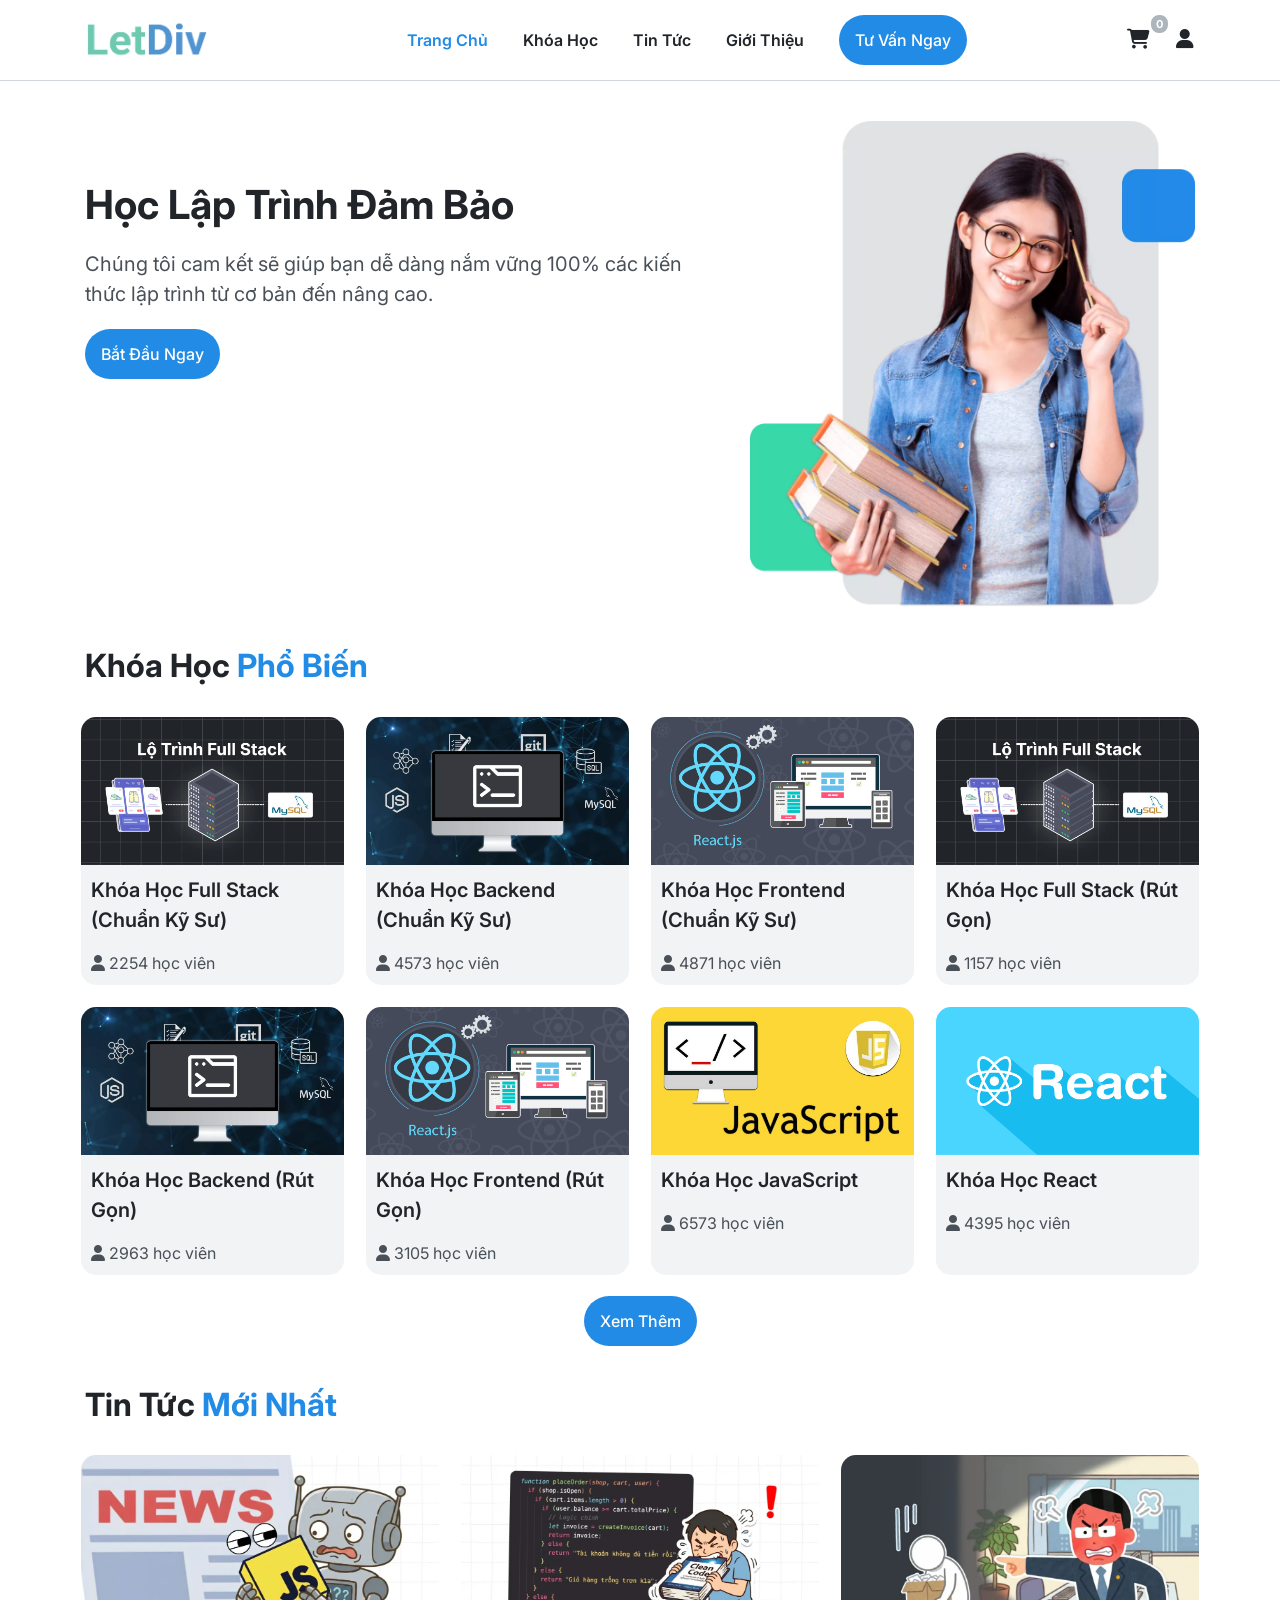
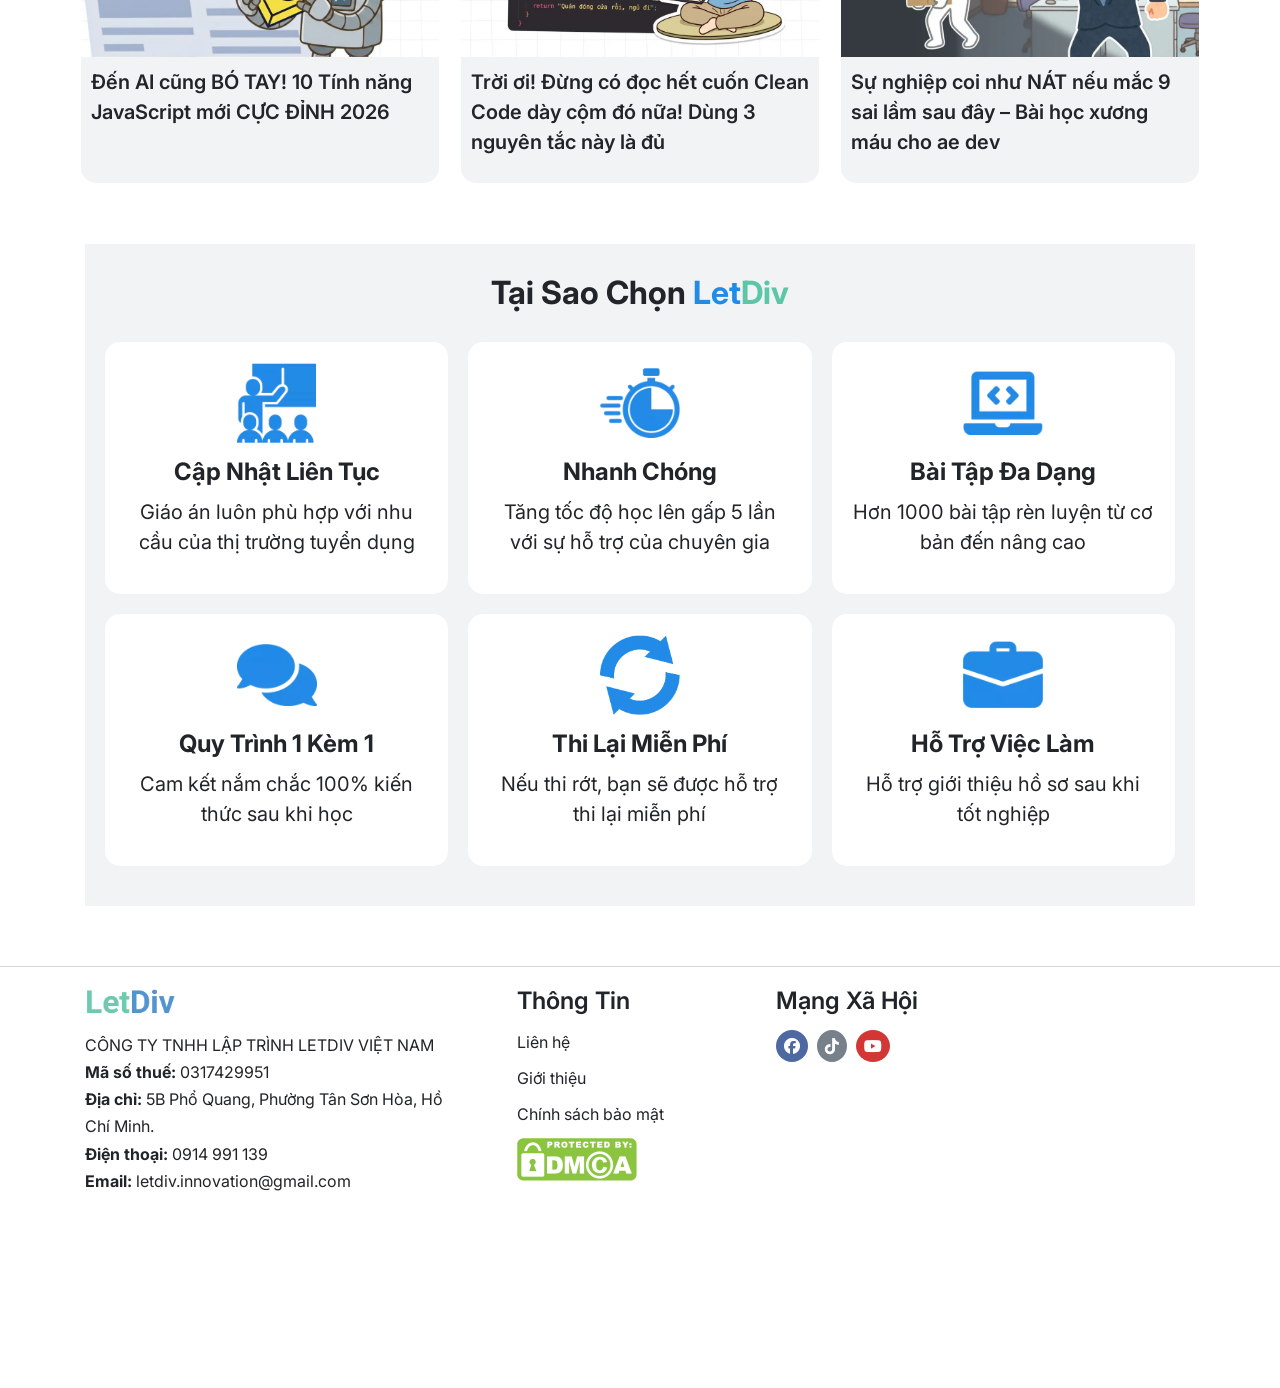
<file: index.html>
<!doctype html>
<html lang="vi">
  <head>
    <meta charset="UTF-8" />
    <meta name="viewport" content="width=device-width, initial-scale=1.0" />
    <title>Khóa Học Lập Trình - LetDiv</title>
    <link rel="icon" href="assets/images/icon-logo-cropped.png" />
    <link
      rel="stylesheet"
      href="https://cdnjs.cloudflare.com/ajax/libs/font-awesome/6.3.0/css/all.min.css"
      integrity="sha512-SzlrxWUlpfuzQ+pcUCosxcglQRNAq/DZjVsC0lE40xsADsfeQoEypE+enwcOiGjk/bSuGGKHEyjSoQ1zVisanQ=="
      crossorigin="anonymous"
      referrerpolicy="no-referrer"
    />
    <!-- Bootstrap CSS -->
    <link rel="stylesheet" href="assets/bootstrap/bootstrap.min.css" />
    <link rel="stylesheet" href="assets/css/base.css" />
    <link rel="stylesheet" href="assets/css/header.css" />
    <link rel="stylesheet" href="assets/css/footer.css" />
    <link rel="stylesheet" href="assets/css/style.css" />
  </head>
  <body>
    <!-- header -->
    <header class="header">
      <div class="container">
        <div class="inner-wrap">
          <div class="header-logo">
            <a href="index.html"
              ><img src="assets/images/LetDiv.webp" alt="logo"
            /></a>
          </div>
          <div class="header-navbar">
            <div class="navbar-menu">
              <ul>
                <li><a href="index.html">Trang Chủ</a></li>
                <li><a href="courses/course.html">Khóa Học</a></li>
                <li><a href="articles/news.html">Tin Tức</a></li>
                <li><a href="about/introduce.html">Giới Thiệu</a></li>
              </ul>
              <div class="inner-btn">
                <!-- Button trigger modal -->
                <button
                  type="button"
                  class="btn btn-primary button"
                  data-toggle="modal"
                  data-target="#exampleModal"
                >
                  Tư Vấn Ngay
                </button>
              </div>
            </div>
          </div>
          <div class="header-action">
            <div class="action">
              <div class="cart-shop">
                <a href=""><i class="fa-solid fa-cart-shopping"></i></a>
              </div>
              <!-- Button trigger modal -->
              <div class="login">
                <button
                  type="button"
                  class="btn"
                  data-toggle="modal"
                  data-target="#loginModal"
                >
                  <i class="fa-solid fa-user"></i>
                </button>
              </div>
              <div class="navbar-icon"><i class="fa-solid fa-bars"></i></div>
            </div>
          </div>
        </div>
      </div>
    </header>
    <div class="header-modal">
      <!-- Modal -->
      <div
        class="modal fade"
        id="exampleModal"
        tabindex="-1"
        aria-labelledby="exampleModalLabel"
        aria-hidden="true"
      >
        <div class="modal-dialog modal-dialog-centered">
          <div class="modal-content">
            <div class="modal-header">
              <h5 class="modal-title" id="exampleModalLabel">Liên hệ</h5>
              <div class="btn-close">
                <button
                  type="button"
                  class="close"
                  data-dismiss="modal"
                  aria-label="Close"
                >
                  <span aria-hidden="true">&times;</span>
                </button>
              </div>
            </div>
            <div class="modal-body">
              <div class="btn-contact">
                <button
                  class="button-change-color"
                  onclick="
                    window.open('https://zalo.me/2219221277314619603', '_blank')
                  "
                >
                  Nhắn tin Zalo OA
                </button>
                <button
                  class="button-change-color"
                  onclick="
                    window.open(
                      'https://www.facebook.com/letdiv.innovation',
                      '_blank',
                    )
                  "
                >
                  Nhắn tin Facebook
                </button>
              </div>
            </div>
          </div>
        </div>
      </div>
    </div>
    <!-- login Modal -->
    <div class="login-modal">
      <!-- Modal -->
      <div
        class="modal fade"
        id="loginModal"
        tabindex="-1"
        aria-labelledby="loginModalLabel"
        aria-hidden="true"
      >
        <div class="modal-dialog modal-dialog-centered">
          <div class="modal-content">
            <div class="modal-header">
              <h5 class="modal-title" id="loginModalLabel">Đăng Nhập</h5>
              <div class="btn-close">
                <button
                  type="button"
                  class="close"
                  data-dismiss="modal"
                  aria-label="Close"
                >
                  <span aria-hidden="true">&times;</span>
                </button>
              </div>
            </div>
            <div class="modal-body">
              <form action="" method="post">
                <div class="form-group">
                  <label for="exampleInputText1" class="label"
                    >Tài khoản <span style="color: red">*</span></label
                  >
                  <span class="icon"><i class="fa-solid fa-user"></i></span>
                  <input
                    type="text"
                    class="form-control"
                    id="exampleInputText1"
                    aria-describedby="textHelp"
                    placeholder="Ví dụ: nguyenvana"
                  />
                </div>
                <div class="form-group">
                  <label for="exampleInputPassword1" class="label"
                    >Mật khẩu <span style="color: red">*</span></label
                  >
                  <span class="icon"><i class="fa-solid fa-lock"></i></span>
                  <input
                    type="password"
                    class="form-control"
                    id="exampleInputPassword1"
                  />
                </div>
                <button class="button-change-color">Đăng nhập</button>
              </form>
              <div class="forgot-pass">
                <a href="auth/forgot-password.html">Quên mật khẩu ?</a>
              </div>
              <div class="register text-center">
                Bạn chưa có tài khoản?
                <a href="auth/register.html">Đăng ký ngay</a>
              </div>
            </div>
          </div>
        </div>
      </div>
    </div>
    <!-- login Modal end-->

    <!-- header end -->

    <!-- section-one -->
    <div class="section-one">
      <div class="container">
        <div class="inner-wrap">
          <div class="row">
            <div class="inner-content col-xl-7 col-lg-7 col-md-7 col-sm-12">
              <h1 class="content-title">Học Lập Trình Đảm Bảo</h1>
              <p class="content-desc">
                Chúng tôi cam kết sẽ giúp bạn dễ dàng nắm vững 100% các kiến
                thức lập trình từ cơ bản đến nâng cao.
              </p>
              <button class="button">
                <a href="courses/course.html">Bắt Đầu Ngay</a>
              </button>
            </div>
            <div class="inner-img col-xl-5 col-lg-5 col-md-5 col-sm-12">
              <img src="assets/images/student-1.webp" alt="student-1" />
            </div>
          </div>
        </div>
      </div>
    </div>
    <!-- section-one end -->

    <!-- section-two -->
    <div class="section-two">
      <div class="container">
        <div class="inner-wrap">
          <div class="inner-title">
            <h2 class="title">Khóa Học <span>Phổ Biến</span></h2>
          </div>
          <div class="row">
            <div class="inner-box col-xl-3 col-lg-3 col-md-4 col-sm-12">
              <div class="img">
                <a href="courses/full-stack-chuan.html"
                  ><img
                    src="assets/images/lo-trinh-fullstack-1024x576.webp"
                    alt=""
                /></a>
              </div>
              <div class="content">
                <p>
                  <a href="courses/full-stack-chuan.html"
                    >Khóa Học Full Stack (Chuẩn Kỹ Sư)</a
                  >
                </p>
                <p><i class="fa-solid fa-user"></i> 2254 học viên</p>
              </div>
            </div>
            <div class="inner-box col-xl-3 col-lg-3 col-md-4 col-sm-12">
              <div class="img">
                <a href="courses/back-end-chuan.html"
                  ><img src="assets/images/khoa-hoc-backend.webp" alt=""
                /></a>
              </div>
              <div class="content">
                <p>
                  <a href="courses/back-end-chuan.html"
                    >Khóa Học Backend (Chuẩn Kỹ Sư)</a
                  >
                </p>
                <p><i class="fa-solid fa-user"></i> 4573 học viên</p>
              </div>
            </div>
            <div class="inner-box col-xl-3 col-lg-3 col-md-4 col-sm-12">
              <div class="img">
                <a href="courses/frontend-chuan.html"
                  ><img
                    src="assets/images/khoa-hoc-lap-trinh-frontend.png"
                    alt=""
                /></a>
              </div>
              <div class="content">
                <p>
                  <a href="courses/frontend-chuan.html"
                    >Khóa Học Frontend (Chuẩn Kỹ Sư)</a
                  >
                </p>
                <p><i class="fa-solid fa-user"></i> 4871 học viên</p>
              </div>
            </div>
            <div class="inner-box col-xl-3 col-lg-3 col-md-4 col-sm-12">
              <div class="img">
                <a href="courses/full-stack-gon.html"
                  ><img
                    src="assets/images/lo-trinh-fullstack-1024x576.webp"
                    alt=""
                /></a>
              </div>
              <div class="content">
                <p>
                  <a href="courses/full-stack-gon.html"
                    >Khóa Học Full Stack (Rút Gọn)</a
                  >
                </p>
                <p><i class="fa-solid fa-user"></i> 1157 học viên</p>
              </div>
            </div>
            <div class="inner-box col-xl-3 col-lg-3 col-md-4 col-sm-12">
              <div class="img">
                <a href="courses/back-end-gon.html"
                  ><img src="assets/images/khoa-hoc-backend.webp" alt=""
                /></a>
              </div>
              <div class="content">
                <p>
                  <a href="courses/back-end-gon.html"
                    >Khóa Học Backend (Rút Gọn)</a
                  >
                </p>
                <p><i class="fa-solid fa-user"></i> 2963 học viên</p>
              </div>
            </div>
            <div class="inner-box col-xl-3 col-lg-3 col-md-4 col-sm-12">
              <div class="img">
                <a href="courses/frontend-gon.html"
                  ><img
                    src="assets/images/khoa-hoc-lap-trinh-frontend.png"
                    alt=""
                /></a>
              </div>
              <div class="content">
                <p>
                  <a href="courses/frontend-gon.html"
                    >Khóa Học Frontend (Rút Gọn)</a
                  >
                </p>
                <p><i class="fa-solid fa-user"></i> 3105 học viên</p>
              </div>
            </div>
            <div class="inner-box col-xl-3 col-lg-3 col-md-4 col-sm-12">
              <div class="img">
                <a href="courses/JavaScript.html"
                  ><img src="assets/images/khoa-hoc-javascript.jpg" alt=""
                /></a>
              </div>
              <div class="content">
                <p><a href="courses/JavaScript.html">Khóa Học JavaScript</a></p>
                <p><i class="fa-solid fa-user"></i> 6573 học viên</p>
              </div>
            </div>
            <div class="inner-box col-xl-3 col-lg-3 col-md-4 col-sm-12">
              <div class="img">
                <a href="courses/React.html"
                  ><img src="assets/images/khoa-hoc-react.png" alt=""
                /></a>
              </div>
              <div class="content">
                <p><a href="courses/React.html">Khóa Học React</a></p>
                <p><i class="fa-solid fa-user"></i> 4395 học viên</p>
              </div>
            </div>
          </div>
          <div class="inner-btn text-center">
            <button class="button">
              <a href="courses/course.html">Xem Thêm</a>
            </button>
          </div>
        </div>
      </div>
    </div>
    <!-- section-two end -->

    <!-- section-three -->
    <div class="section-three">
      <div class="container">
        <div class="inner-wrap">
          <div class="inner-title">
            <h2 class="title">Tin Tức <span>Mới Nhất</span></h2>
          </div>
          <div class="row">
            <div class="inner-news col-xl-4 col-lg-4 col-md-6 col-sm-12">
              <div class="image">
                <a href="articles/javascript-news.html"
                  ><img
                    src="assets/images/10-tinh-nang-javascript-moi-nhat-2026-1024x577.webp"
                    alt=""
                /></a>
              </div>
              <div class="content">
                <p>
                  <a href="articles/javascript-news.html"
                    >Đến AI cũng BÓ TAY! 10 Tính năng JavaScript mới CỰC ĐỈNH
                    2026</a
                  >
                </p>
              </div>
            </div>
            <div class="inner-news col-xl-4 col-lg-4 col-md-6 col-sm-12">
              <div class="image">
                <a href="articles/clean-code-news.html"
                  ><img
                    src="assets/images/anh-bia-3-nguyen-tac-clean-code-thuc-chien-1024x577.webp"
                    alt=""
                /></a>
              </div>
              <div class="content">
                <p>
                  <a href="articles/clean-code-news.html"
                    >Trời ơi! Đừng có đọc hết cuốn Clean Code dày cộm đó nữa!
                    Dùng 3 nguyên tắc này là đủ</a
                  >
                </p>
              </div>
            </div>
            <div class="inner-news col-xl-4 col-lg-4 col-md-6 col-sm-12">
              <div class="image">
                <a href="articles/9-sai-lam.html"
                  ><img
                    src="assets/images/anh-bia-9-sai-lam-pha-nat-su-nghiep-dev-1024x640.webp"
                    alt=""
                /></a>
              </div>
              <div class="content">
                <p>
                  <a href="articles/9-sai-lam.html"
                    >Sự nghiệp coi như NÁT nếu mắc 9 sai lầm sau đây – Bài học
                    xương máu cho ae dev</a
                  >
                </p>
              </div>
            </div>
          </div>
        </div>
      </div>
    </div>
    <!-- section-three end -->

    <!-- section-four -->
    <div class="section-four">
      <div class="container">
        <div class="inner-wrap">
          <div class="inner-title">
            <h2 class="title text-center">
              Tại Sao Chọn <span>Let</span><span>Div</span>
            </h2>
          </div>
          <div class="inner-box">
            <div class="box">
              <div class="image">
                <img
                  src="assets/images/giao-an-qn4om10ppgh72hbm3kyrzol8ccmw6ukqphgrq7jvg2.webp"
                  alt=""
                />
              </div>
              <h3>Cập Nhật Liên Tục</h3>
              <p>
                <span
                  >Giáo án luôn phù hợp với nhu cầu của thị trường tuyển
                  dụng</span
                >
              </p>
            </div>
            <div class="box">
              <div class="image">
                <img
                  src="assets/images/lo-trinh-nhanh-chong-1-qn4om10ppgh72hbm3kyrzol8ccmw6ukqphgrq7jvc6.webp"
                  alt=""
                />
              </div>
              <h3>Nhanh Chóng</h3>
              <p>
                <span
                  >Tăng tốc độ học lên gấp 5 lần với sự hỗ trợ của chuyên
                  gia</span
                >
              </p>
            </div>
            <div class="box">
              <div class="image">
                <img
                  src="assets/images/bai-tap-da-dang-qn4om10ppgh72hbm3kyrzol8ccmw6ukqphgrq7jv9y.webp"
                  alt=""
                />
              </div>
              <h3>Bài Tập Đa Dạng</h3>
              <p>
                <span>Hơn 1000 bài tập rèn luyện từ cơ bản đến nâng cao</span>
              </p>
            </div>
            <div class="box">
              <div class="image">
                <img
                  src="assets/images/quy-trinh-1-kem-1-qn4om10ppgh72hbm3kyrzol8ccmw6ukqphgrq7jv9o.webp"
                  alt=""
                />
              </div>
              <h3>Quy Trình 1 Kèm 1</h3>
              <p>
                <span>Cam kết nắm chắc 100% kiến thức sau khi học</span>
              </p>
            </div>
            <div class="box">
              <div class="image">
                <img src="assets/images/hoc-lai-mien-phi.webp" alt="" />
              </div>
              <h3>Thi Lại Miễn Phí</h3>
              <p>
                <span>Nếu thi rớt, bạn sẽ được hỗ trợ thi lại miễn phí</span>
              </p>
            </div>
            <div class="box">
              <div class="image">
                <img
                  src="assets/images/ho-tro-viec-lam-qn4om10ppgh72hbm3kyrzol8ccmw6ukqphgrq7jvbc.webp"
                  alt=""
                />
              </div>
              <h3>Hỗ Trợ Việc Làm</h3>
              <p>
                <span>Hỗ trợ giới thiệu hồ sơ sau khi tốt nghiệp</span>
              </p>
            </div>
          </div>
        </div>
      </div>
    </div>
    <!-- section-four end -->

    <!-- footer -->
    <footer class="footer">
      <div class="container">
        <div class="inner-wrap">
          <div class="inner-addres">
            <div class="img">
              <a href=""><img src="assets/images/LetDiv.webp" alt="" /></a>
              <p class="content">
                CÔNG TY TNHH LẬP TRÌNH LETDIV VIỆT NAM <br />
                <strong>Mã số thuế:</strong> 0317429951 <br /><strong
                  >Địa chỉ:</strong
                >
                5B Phổ Quang, Phường Tân Sơn Hòa, Hồ Chí Minh. <br /><strong
                  >Điện thoại:</strong
                >
                0914 991 139 <br />
                <strong>Email:</strong> letdiv.innovation@gmail.com
              </p>
            </div>
          </div>
          <div class="inner-info">
            <h3>Thông Tin</h3>
            <p><a href="contact/contact.html">Liên hệ</a></p>
            <p><a href="about/introduce.html">Giới thiệu</a></p>
            <p><a href="policies/policy.html">Chính sách bảo mật</a></p>
            <div class="img">
              <a
                href="https://www.dmca.com/Protection/Status.aspx?ID=5ed68dec-8566-4fcf-b1d7-70668621b032&refurl=https://letdiv.com/"
                target="_blank"
                ><img src="assets/images/DMCA_logo-grn-btn120w.png" alt=""
              /></a>
            </div>
          </div>
          <div class="inner-social">
            <h3>Mạng Xã Hội</h3>
            <div class="icon">
              <a
                href="https://www.facebook.com/letdiv.innovation"
                target="_blank"
                ><i class="fa-brands fa-facebook"></i
              ></a>
              <a href="https://www.tiktok.com/@letdiv" target="_blank"
                ><i class="fa-brands fa-tiktok"></i
              ></a>
              <a href="https://www.youtube.com/@letdiv" target="_blank"
                ><i class="fa-brands fa-youtube"></i
              ></a>
            </div>
            <iframe
              src="https://www.google.com/maps/embed?pb=!1m14!1m8!1m3!1d31352.53490692094!2d106.66647100000002!3d10.806191000000002!3m2!1i1024!2i768!4f13.1!3m3!1m2!1s0x3174d7e2e9c2d4b1%3A0xa1e7de28f1b06563!2zQ8O0bmcgVHkgVE5ISCBM4bqtcCBUcsOsbmggTGV0RGl2!5e0!3m2!1sen!2sus!4v1789548029411!5m2!1sen!2sus"
              width="100%"
              height="300"
              style="border: 0"
              allowfullscreen=""
              loading="lazy"
              referrerpolicy="strict-origin-when-cross-origin"
            ></iframe>
          </div>
        </div>
      </div>
    </footer>
    <!-- footer end -->
    <!-- Option 1: jQuery and Bootstrap Bundle (includes Popper) -->
    <script src="assets/bootstrap/jquery.slim.min.js"></script>
    <script src="assets/bootstrap/bootstrap.bundle.min.js"></script>
    <script src="assets/js/highlight-menu.js"></script>
    <script src="assets/js/header-auth.js"></script>
  </body>
</html>
</file>
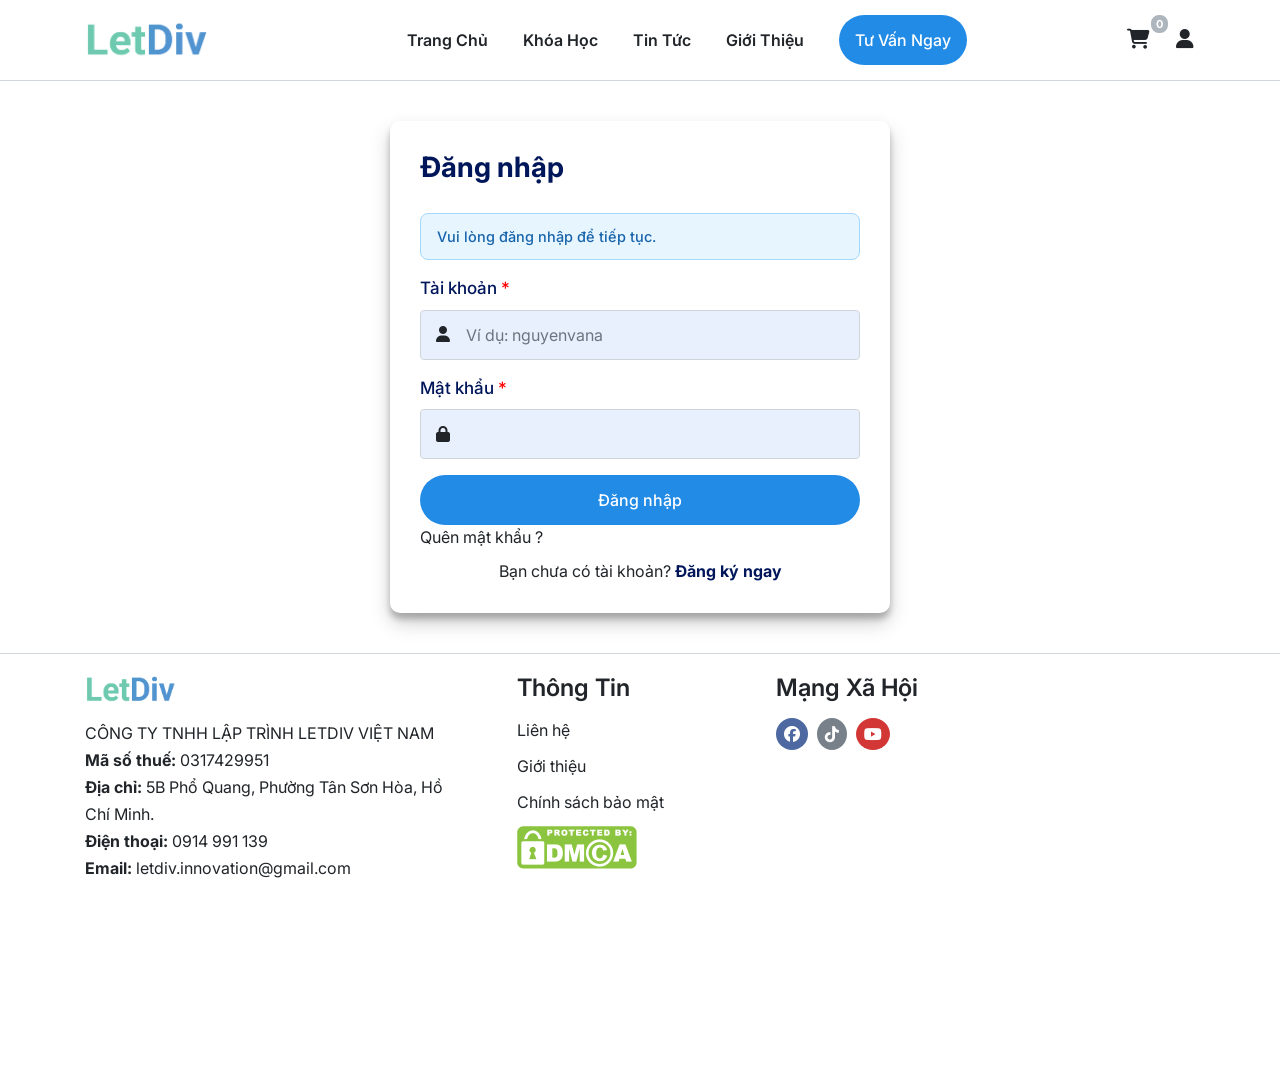
<file: admin/index.html>
<!doctype html>
<html lang="vi">
  <head>
    <meta charset="UTF-8" />
    <meta name="viewport" content="width=device-width, initial-scale=1.0" />
    <title>Admin - LetDiv</title>
    <link rel="icon" href="/assets/images/icon-logo-cropped.png" />
    <link
      rel="stylesheet"
      href="https://cdnjs.cloudflare.com/ajax/libs/font-awesome/6.3.0/css/all.min.css"
      integrity="sha512-SzlrxWUlpfuzQ+pcUCosxcglQRNAq/DZjVsC0lE40xsADsfeQoEypE+enwcOiGjk/bSuGGKHEyjSoQ1zVisanQ=="
      crossorigin="anonymous"
      referrerpolicy="no-referrer"
    />
    <!-- Bootstrap CSS -->
    <link rel="stylesheet" href="/assets/bootstrap/bootstrap.min.css" />
    <link rel="stylesheet" href="/assets/css/base.css" />
    <link rel="stylesheet" href="css/admin.css" />
    <script src="/assets/js/role-guard.js" data-role="admin"></script>
  </head>
  <body>
    <!-- header -->
    <header class="header">
      <div class="container-fluid">
        <div class="inner-wrap">
          <div class="header-logo">
            <a href="index.html"
              ><h1>
                <i class="fa-solid fa-graduation-cap"></i> LetDiv Admin
              </h1></a
            >
          </div>
          <div class="header-action">
            <div class="action">
              <div class="cart-user">
                <button class="btn-user">
                  <i class="fa-regular fa-circle-user"></i>
                </button>
              </div>
            </div>
          </div>
        </div>
      </div>
    </header>
    <!-- header end -->

    <!-- section-admin -->
    <div class="section-admin">
      <div class="admin-layout">
        <div class="side-bar">
          <h2 class="title">MENU QUẢN TRỊ</h2>
          <div class="nav">
            <a href="pages/tong-quan.html" target="content" class="active"
              ><i class="fa-solid fa-sliders"></i><span>Tổng quan</span></a
            >
            <a href="pages/san-pham.html" target="content"
              ><i class="fa-solid fa-cubes"></i><span>Khóa học</span></a
            >
            <a href="pages/don-hang.html" target="content"
              ><i class="fa-solid fa-cart-shopping"></i><span>Đơn hàng</span></a
            >
            <a href="pages/khach-hang.html" target="content"
              ><i class="fa-solid fa-user-graduate"></i
              ><span>Tài khoản</span></a
            >
            <a href="pages/khuyen-mai.html" target="content"
              ><i class="fa-solid fa-ticket"></i><span>Khuyến mãi</span></a
            >
            <a href="pages/bao-cao.html" target="content"
              ><i class="fa-solid fa-chart-line"></i><span>Báo cáo</span></a
            >
          </div>
        </div>
        <div class="main-content">
          <iframe
            src="pages/tong-quan.html"
            name="content"
            title="Nội dung quản trị"
          ></iframe>
        </div>
      </div>
    </div>
    <!-- section-admin end -->

    <!-- Option 1: jQuery and Bootstrap Bundle (includes Popper) -->
    <script src="/assets/bootstrap/jquery.slim.min.js"></script>
    <script src="/assets/bootstrap/bootstrap.bundle.min.js"></script>
    <script src="js/highligh-nav.js"></script>
  </body>
</html>
</file>
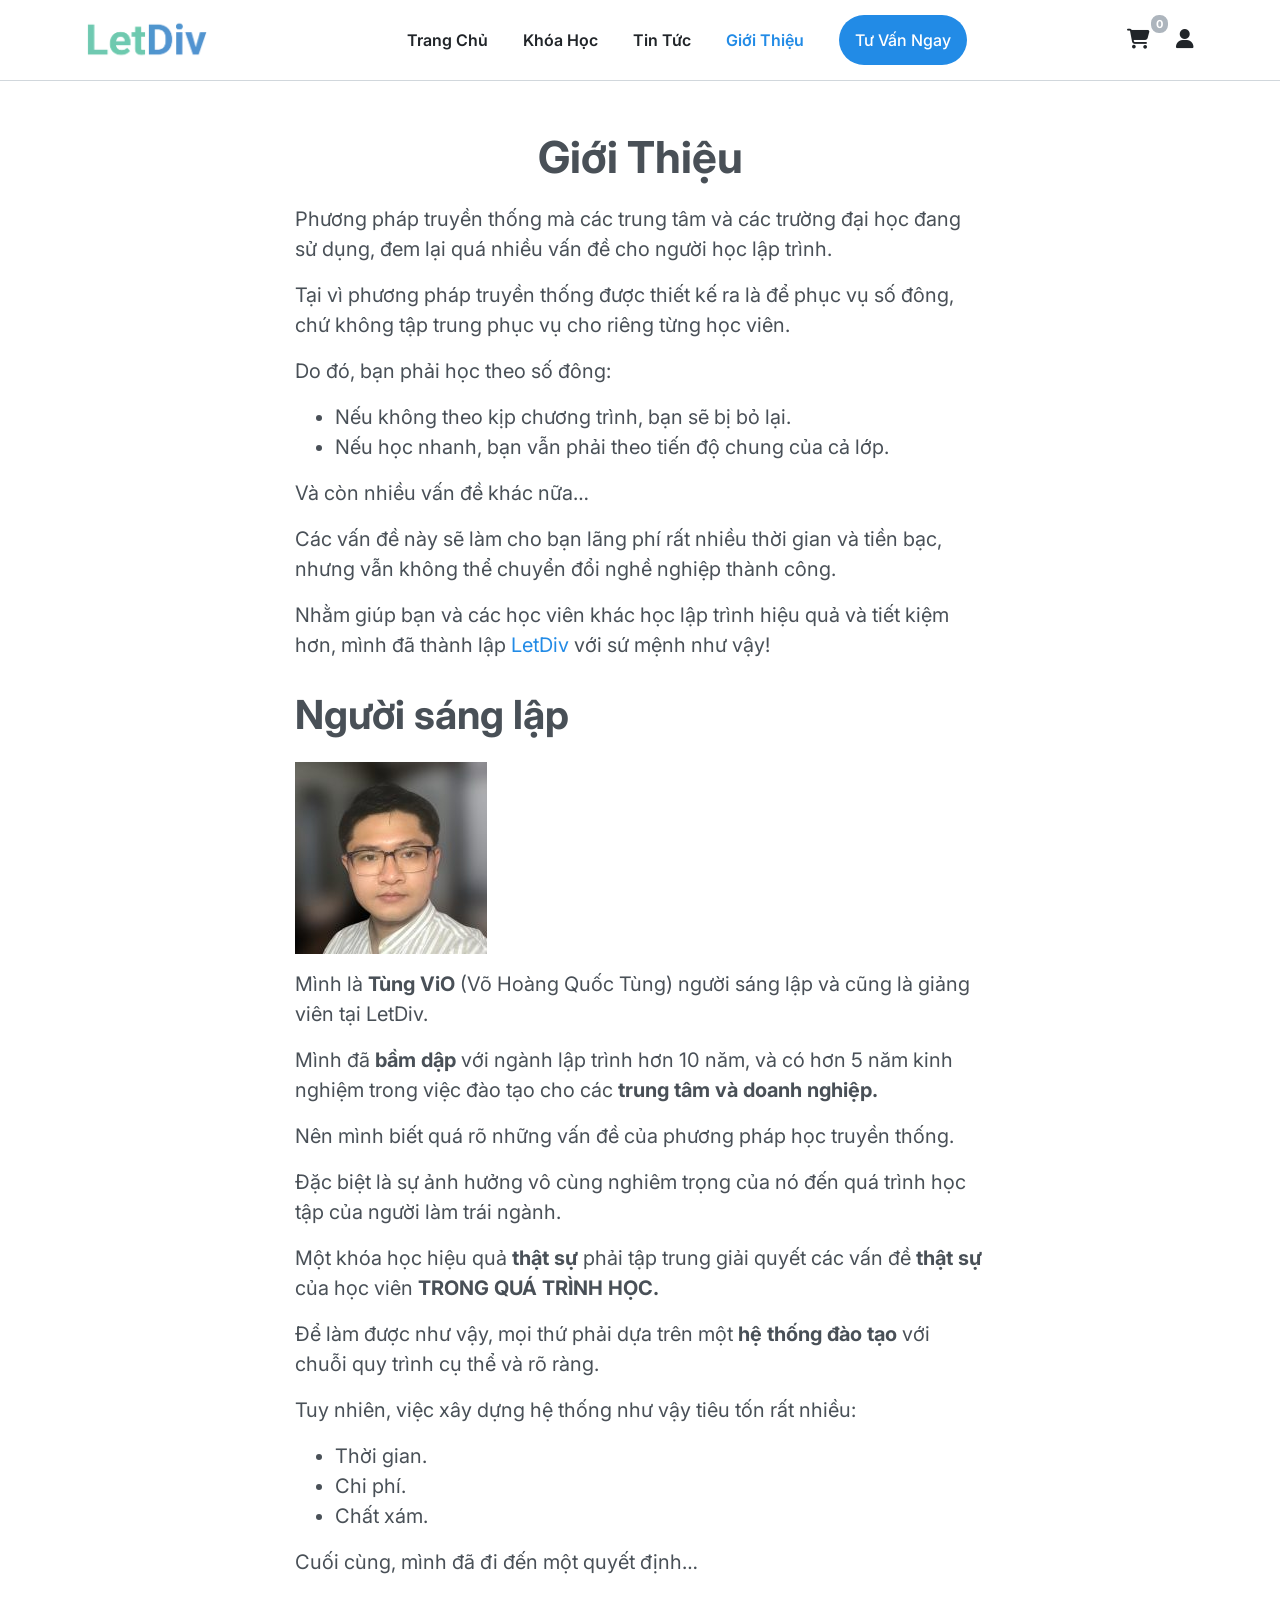
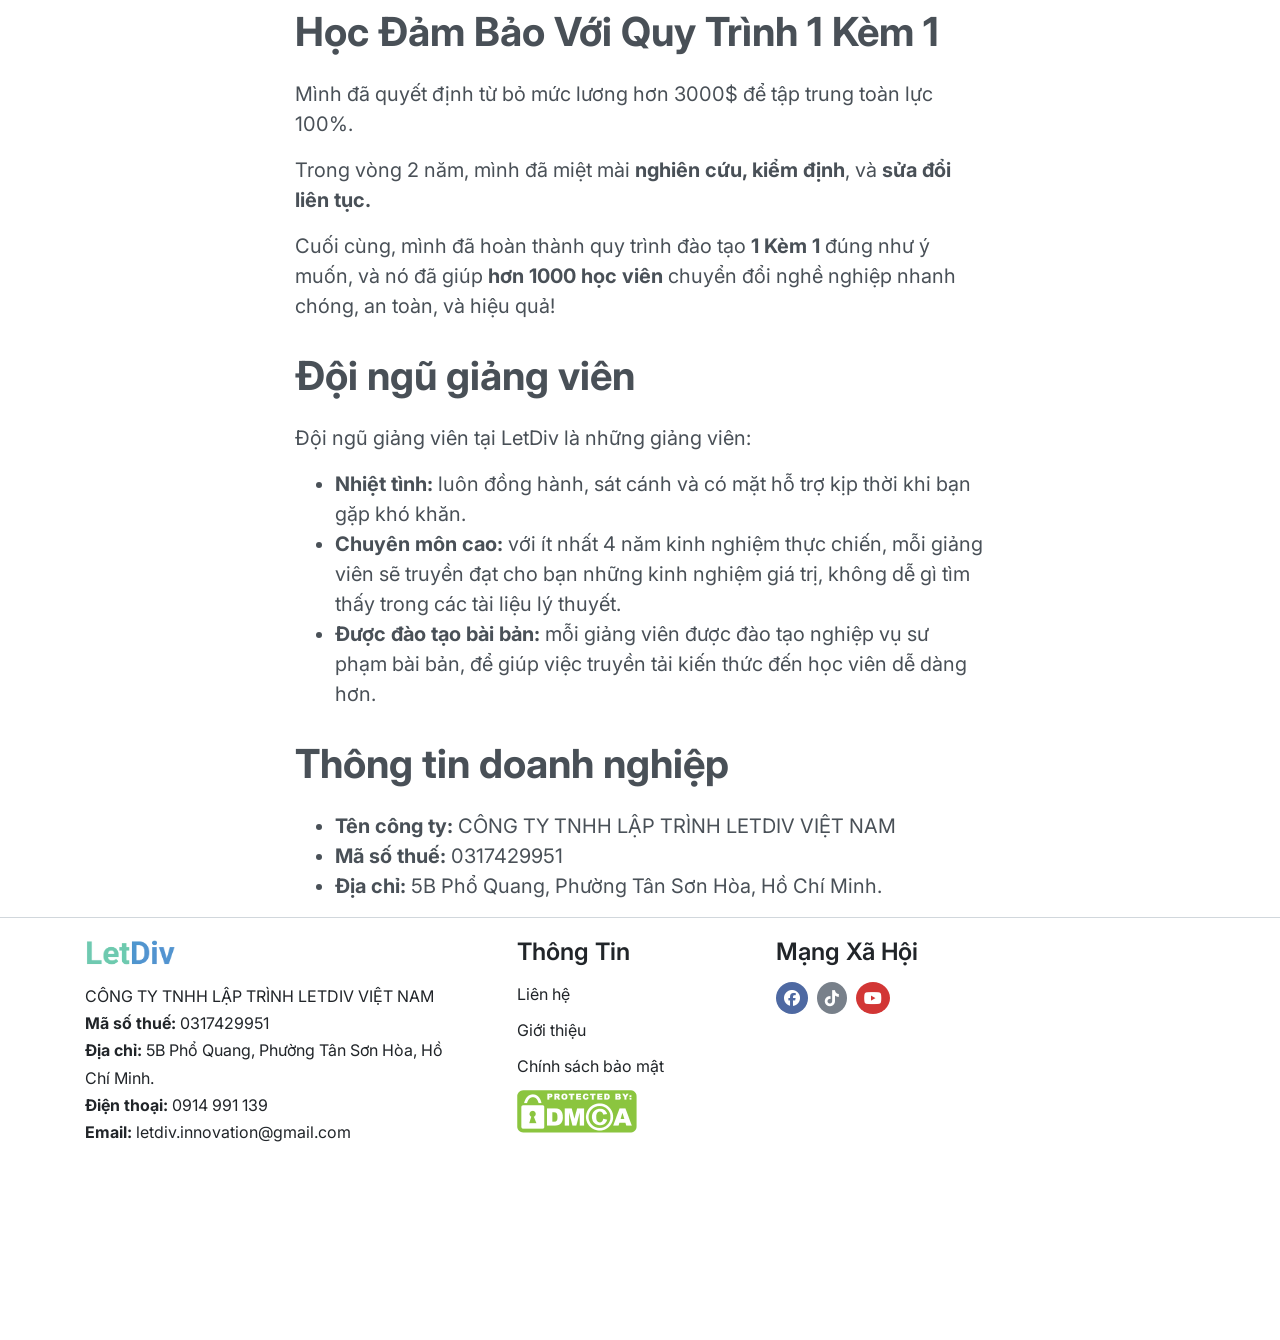
<file: about/introduce.html>
<!doctype html>
<html lang="vi">
  <head>
    <meta charset="UTF-8" />
    <meta name="viewport" content="width=device-width, initial-scale=1.0" />
    <title>Giới Thiệu - LetDiv</title>
    <link rel="icon" href="/assets/images/icon-logo-cropped.png" />
    <link
      rel="stylesheet"
      href="https://cdnjs.cloudflare.com/ajax/libs/font-awesome/6.3.0/css/all.min.css"
      integrity="sha512-SzlrxWUlpfuzQ+pcUCosxcglQRNAq/DZjVsC0lE40xsADsfeQoEypE+enwcOiGjk/bSuGGKHEyjSoQ1zVisanQ=="
      crossorigin="anonymous"
      referrerpolicy="no-referrer"
    />
    <!-- Bootstrap CSS -->
    <link rel="stylesheet" href="/assets/bootstrap/bootstrap.min.css" />
    <link rel="stylesheet" href="/assets/css/base.css" />
    <link rel="stylesheet" href="/assets/css/header.css" />
    <link rel="stylesheet" href="/assets/css/footer.css" />
    <link rel="stylesheet" href="css/introduce.css" />
  </head>
  <body>
    <!-- header -->
    <header class="header">
      <div class="container">
        <div class="inner-wrap">
          <div class="header-logo">
            <a href="/index.html"
              ><img src="/assets/images/LetDiv.webp" alt="logo"
            /></a>
          </div>
          <div class="header-navbar">
            <div class="navbar-menu">
              <ul>
                <li><a href="/index.html">Trang Chủ</a></li>
                <li><a href="/courses/course.html">Khóa Học</a></li>
                <li><a href="/articles/news.html">Tin Tức</a></li>
                <li><a href="/about/introduce.html">Giới Thiệu</a></li>
              </ul>
              <div class="inner-btn">
                <!-- Button trigger modal -->
                <button
                  type="button"
                  class="btn btn-primary button"
                  data-toggle="modal"
                  data-target="#exampleModal"
                >
                  Tư Vấn Ngay
                </button>
              </div>
            </div>
          </div>
          <div class="header-action">
            <div class="action">
              <div class="cart-shop">
                <a href=""><i class="fa-solid fa-cart-shopping"></i></a>
              </div>
              <!-- Button trigger modal -->
              <div class="login">
                <button
                  type="button"
                  class="btn"
                  data-toggle="modal"
                  data-target="#loginModal"
                >
                  <i class="fa-solid fa-user"></i>
                </button>
              </div>
              <div class="navbar-icon"><i class="fa-solid fa-bars"></i></div>
            </div>
          </div>
        </div>
      </div>
    </header>
    <div class="header-modal">
      <!-- Modal -->
      <div
        class="modal fade"
        id="exampleModal"
        tabindex="-1"
        aria-labelledby="exampleModalLabel"
        aria-hidden="true"
      >
        <div class="modal-dialog modal-dialog-centered">
          <div class="modal-content">
            <div class="modal-header">
              <h5 class="modal-title" id="exampleModalLabel">Liên hệ</h5>
              <div class="btn-close">
                <button
                  type="button"
                  class="close"
                  data-dismiss="modal"
                  aria-label="Close"
                >
                  <span aria-hidden="true">&times;</span>
                </button>
              </div>
            </div>
            <div class="modal-body">
              <div class="btn-contact">
                <button
                  class="button-change-color"
                  onclick="
                    window.open('https://zalo.me/2219221277314619603', '_blank')
                  "
                >
                  Nhắn tin Zalo OA
                </button>
                <button
                  class="button-change-color"
                  onclick="
                    window.open(
                      'https://www.facebook.com/letdiv.innovation',
                      '_blank',
                    )
                  "
                >
                  Nhắn tin Facebook
                </button>
              </div>
            </div>
          </div>
        </div>
      </div>
    </div>
    <!-- login Modal -->
    <div class="login-modal">
      <!-- Modal -->
      <div
        class="modal fade"
        id="loginModal"
        tabindex="-1"
        aria-labelledby="loginModalLabel"
        aria-hidden="true"
      >
        <div class="modal-dialog modal-dialog-centered">
          <div class="modal-content">
            <div class="modal-header">
              <h5 class="modal-title" id="loginModalLabel">Đăng Nhập</h5>
              <div class="btn-close">
                <button
                  type="button"
                  class="close"
                  data-dismiss="modal"
                  aria-label="Close"
                >
                  <span aria-hidden="true">&times;</span>
                </button>
              </div>
            </div>
            <div class="modal-body">
              <form action="" method="post">
                <div class="form-group">
                  <label for="exampleInputText1" class="label"
                    >Tài khoản <span style="color: red">*</span></label
                  >
                  <span class="icon"><i class="fa-solid fa-user"></i></span>
                  <input
                    type="text"
                    class="form-control"
                    id="exampleInputText1"
                    aria-describedby="textHelp"
                    placeholder="Ví dụ: nguyenvana"
                  />
                </div>
                <div class="form-group">
                  <label for="exampleInputPassword1" class="label"
                    >Mật khẩu <span style="color: red">*</span></label
                  >
                  <span class="icon"><i class="fa-solid fa-lock"></i></span>
                  <input
                    type="password"
                    class="form-control"
                    id="exampleInputPassword1"
                  />
                </div>
                <button class="button-change-color">Đăng nhập</button>
              </form>
              <div class="forgot-pass">
                <a href="/auth/forgot-password.html">Quên mật khẩu ?</a>
              </div>
              <div class="register text-center">
                Bạn chưa có tài khoản?
                <a href="/auth/register.html">Đăng ký ngay</a>
              </div>
            </div>
          </div>
        </div>
      </div>
    </div>
    <!-- login Modal end-->

    <!-- header end -->

    <!-- section-one -->
    <div class="section-one">
      <div class="container">
        <div class="inner-wrap">
          <div class="title text-center"><h1>Giới Thiệu</h1></div>
          <div class="box-content">
            <div class="inner-content">
              <p>
                Phương pháp truyền thống mà các trung tâm và các trường đại học
                đang sử dụng, đem lại quá nhiều vấn đề cho người học lập trình.
              </p>
              <p>
                Tại vì phương pháp truyền thống được thiết kế ra là để phục vụ
                số đông, chứ không tập trung phục vụ cho riêng từng học viên.
              </p>
              <p>Do đó, bạn phải học theo số đông:</p>
              <ul>
                <li>Nếu không theo kịp chương trình, bạn sẽ bị bỏ lại.</li>
                <li>
                  Nếu học nhanh, bạn vẫn phải theo tiến độ chung của cả lớp.
                </li>
              </ul>
              <p>Và còn nhiều vấn đề khác nữa…</p>
              <p>
                Các vấn đề này sẽ làm cho bạn lãng phí rất nhiều thời gian và
                tiền bạc, nhưng vẫn không thể chuyển đổi nghề nghiệp thành công.
              </p>
              <p>
                Nhằm giúp bạn và các học viên khác học lập trình hiệu quả và
                tiết kiệm hơn, mình đã thành lập
                <a href="/index.html">LetDiv</a> với sứ mệnh như vậy!
              </p>
            </div>
          </div>
          <div class="box-content">
            <div class="inner-title"><h2>Người sáng lập</h2></div>
            <div class="inner-img">
              <img src="/assets/images/Tung-ViO-192x192-1.jpg" alt="" />
            </div>
            <div class="inner-content">
              <p>
                Mình là <strong>Tùng ViO</strong> (Võ Hoàng Quốc Tùng) người
                sáng lập và cũng là giảng viên tại LetDiv.
              </p>
              <p>
                Mình đã <strong>bầm dập</strong> với ngành lập trình hơn 10 năm,
                và có hơn 5 năm kinh nghiệm trong việc đào tạo cho các
                <strong>trung tâm và doanh nghiệp.</strong>
              </p>
              <p>
                Nên mình biết quá rõ những vấn đề của phương pháp học truyền
                thống.
              </p>
              <p>
                Đặc biệt là sự ảnh hưởng vô cùng nghiêm trọng của nó đến quá
                trình học tập của người làm trái ngành.
              </p>
              <p>
                Một khóa học hiệu quả <strong>thật sự</strong> phải tập trung
                giải quyết các vấn đề <strong>thật sự</strong> của học viên
                <strong>TRONG QUÁ TRÌNH HỌC.</strong>
              </p>
              <p>
                Để làm được như vậy, mọi thứ phải dựa trên một
                <strong>hệ thống đào tạo</strong>
                với chuỗi quy trình cụ thể và rõ ràng.
              </p>
              <p>
                Tuy nhiên, việc xây dựng hệ thống như vậy tiêu tốn rất nhiều:
              </p>
              <ul>
                <li>Thời gian.</li>
                <li>Chi phí.</li>
                <li>Chất xám.</li>
              </ul>
              <p>Cuối cùng, mình đã đi đến một quyết định…</p>
            </div>
          </div>
          <div class="box-content">
            <div class="inner-title">
              <h2>Học Đảm Bảo Với Quy Trình 1 Kèm 1</h2>
            </div>
            <div class="inner-content">
              <p>
                Mình đã quyết định từ bỏ mức lương hơn 3000$ để tập trung toàn
                lực 100%.
              </p>
              <p>
                Trong vòng 2 năm, mình đã miệt mài
                <strong>nghiên cứu, kiểm định</strong>, và
                <strong>sửa đổi liên tục.</strong>
              </p>
              <p>
                Cuối cùng, mình đã hoàn thành quy trình đào tạo
                <strong>1 Kèm 1</strong> đúng như ý muốn, và nó đã giúp
                <strong>hơn 1000 học viên</strong> chuyển đổi nghề nghiệp nhanh
                chóng, an toàn, và hiệu quả!
              </p>
            </div>
          </div>
          <div class="box-content">
            <div class="inner-title"><h2>Đội ngũ giảng viên</h2></div>
            <div class="inner-content">
              <p>Đội ngũ giảng viên tại LetDiv là những giảng viên:</p>
              <ul>
                <li>
                  <strong>Nhiệt tình:</strong> luôn đồng hành, sát cánh và có
                  mặt hỗ trợ kịp thời khi bạn gặp khó khăn.
                </li>
                <li>
                  <strong>Chuyên môn cao:</strong> với ít nhất 4 năm kinh nghiệm
                  thực chiến, mỗi giảng viên sẽ truyền đạt cho bạn những kinh
                  nghiệm giá trị, không dễ gì tìm thấy trong các tài liệu lý
                  thuyết.
                </li>
                <li>
                  <strong>Được đào tạo bài bản:</strong> mỗi giảng viên được đào
                  tạo nghiệp vụ sư phạm bài bản, để giúp việc truyền tải kiến
                  thức đến học viên dễ dàng hơn.
                </li>
              </ul>
            </div>
          </div>
          <div class="box-content">
            <div class="inner-title"><h2>Thông tin doanh nghiệp</h2></div>
            <div class="inner-content">
              <ul>
                <li>
                  <strong>Tên công ty:</strong> CÔNG TY TNHH LẬP TRÌNH LETDIV
                  VIỆT NAM
                </li>
                <li><strong>Mã số thuế:</strong> 0317429951</li>
                <li>
                  <strong>Địa chỉ:</strong> 5B Phổ Quang, Phường Tân Sơn Hòa, Hồ
                  Chí Minh.
                </li>
              </ul>
            </div>
          </div>
        </div>
      </div>
    </div>
    <!-- section-one end -->

    <!-- footer -->
    <footer class="footer">
      <div class="container">
        <div class="inner-wrap">
          <div class="inner-addres">
            <div class="img">
              <a href=""><img src="/assets/images/LetDiv.webp" alt="" /></a>
              <p class="content">
                CÔNG TY TNHH LẬP TRÌNH LETDIV VIỆT NAM <br />
                <strong>Mã số thuế:</strong> 0317429951 <br /><strong
                  >Địa chỉ:</strong
                >
                5B Phổ Quang, Phường Tân Sơn Hòa, Hồ Chí Minh. <br /><strong
                  >Điện thoại:</strong
                >
                0914 991 139 <br />
                <strong>Email:</strong> letdiv.innovation@gmail.com
              </p>
            </div>
          </div>
          <div class="inner-info">
            <h3>Thông Tin</h3>
            <p><a href="/contact/contact.html">Liên hệ</a></p>
            <p><a href="/about/introduce.html">Giới thiệu</a></p>
            <p><a href="/policies/policy.html">Chính sách bảo mật</a></p>
            <div class="img">
              <a
                href="https://www.dmca.com/Protection/Status.aspx?ID=5ed68dec-8566-4fcf-b1d7-70668621b032&refurl=https://letdiv.com/"
                target="_blank"
                ><img src="/assets/images/DMCA_logo-grn-btn120w.png" alt=""
              /></a>
            </div>
          </div>
          <div class="inner-social">
            <h3>Mạng Xã Hội</h3>
            <div class="icon">
              <a
                href="https://www.facebook.com/letdiv.innovation"
                target="_blank"
                ><i class="fa-brands fa-facebook"></i
              ></a>
              <a href="https://www.tiktok.com/@letdiv" target="_blank"
                ><i class="fa-brands fa-tiktok"></i
              ></a>
              <a href="https://www.youtube.com/@letdiv" target="_blank"
                ><i class="fa-brands fa-youtube"></i
              ></a>
            </div>
            <iframe
              src="https://www.google.com/maps/embed?pb=!1m14!1m8!1m3!1d31352.53490692094!2d106.66647100000002!3d10.806191000000002!3m2!1i1024!2i768!4f13.1!3m3!1m2!1s0x3174d7e2e9c2d4b1%3A0xa1e7de28f1b06563!2zQ8O0bmcgVHkgVE5ISCBM4bqtcCBUcsOsbmggTGV0RGl2!5e0!3m2!1sen!2sus!4v1789548029411!5m2!1sen!2sus"
              width="100%"
              height="300"
              style="border: 0"
              allowfullscreen=""
              loading="lazy"
              referrerpolicy="strict-origin-when-cross-origin"
            ></iframe>
          </div>
        </div>
      </div>
    </footer>
    <!-- footer end -->
    <!-- Option 1: jQuery and Bootstrap Bundle (includes Popper) -->
    <script src="/assets/bootstrap/jquery.slim.min.js"></script>
    <script src="/assets/bootstrap/bootstrap.bundle.min.js"></script>
    <script src="/assets/js/highlight-menu.js"></script>
    <script src="/assets/js/header-auth.js"></script>
  </body>
</html>
</file>
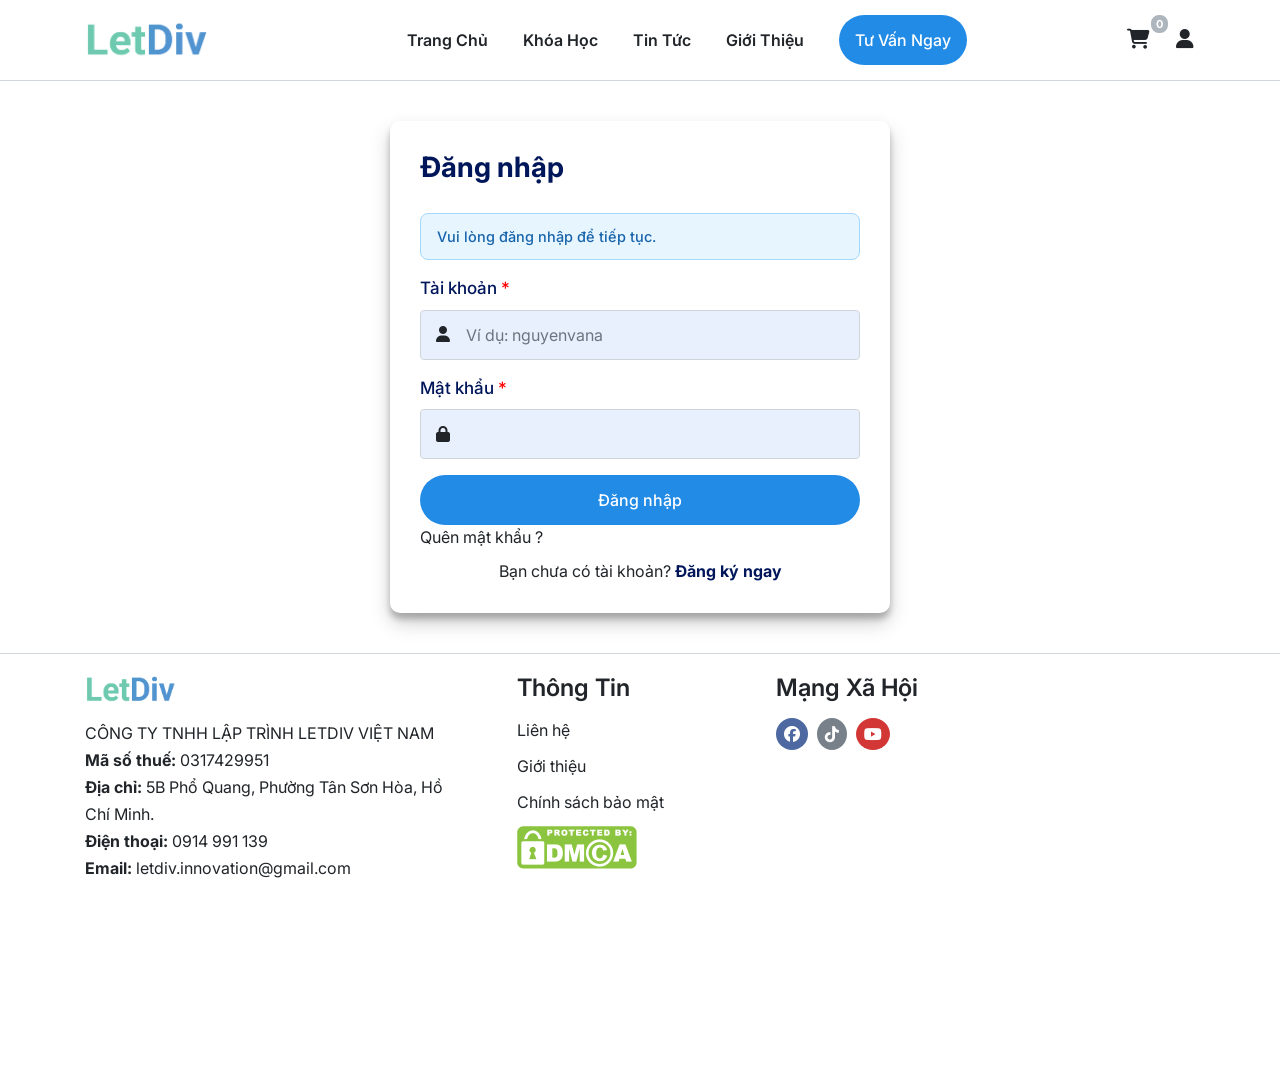
<file: account/my-courses.html>
<!doctype html>
<html lang="vi">
  <head>
    <meta charset="UTF-8" />
    <meta name="viewport" content="width=device-width, initial-scale=1.0" />
    <title>Khóa học đã mua - LetDiv</title>
    <link rel="icon" href="/assets/images/icon-logo-cropped.png" />
    <link
      rel="stylesheet"
      href="https://cdnjs.cloudflare.com/ajax/libs/font-awesome/6.3.0/css/all.min.css"
      integrity="sha512-SzlrxWUlpfuzQ+pcUCosxcglQRNAq/DZjVsC0lE40xsADsfeQoEypE+enwcOiGjk/bSuGGKHEyjSoQ1zVisanQ=="
      crossorigin="anonymous"
      referrerpolicy="no-referrer"
    />
    <!-- Bootstrap CSS -->
    <link rel="stylesheet" href="/assets/bootstrap/bootstrap.min.css" />
    <link rel="stylesheet" href="/assets/css/base.css" />
    <link rel="stylesheet" href="/assets/css/header.css" />
    <link rel="stylesheet" href="/assets/css/footer.css" />
    <link rel="stylesheet" href="/account/css/account.css" />
  </head>
  <body>
    <!-- header -->
    <header class="header">
      <div class="container">
        <div class="inner-wrap">
          <div class="header-logo">
            <a href="/index.html"
              ><img src="/assets/images/LetDiv.webp" alt="logo"
            /></a>
          </div>
          <div class="header-navbar">
            <div class="navbar-menu">
              <ul>
                <li><a href="/index.html">Trang Chủ</a></li>
                <li><a href="/courses/course.html">Khóa Học</a></li>
                <li><a href="/articles/news.html">Tin Tức</a></li>
                <li><a href="/about/introduce.html">Giới Thiệu</a></li>
              </ul>
            </div>
          </div>
          <div class="header-action">
            <div class="action">
              <div class="cart-shop">
                <a href=""><i class="fa-solid fa-cart-shopping"></i></a>
              </div>
              <!-- Button trigger modal -->
              <div class="login">
                <button
                  type="button"
                  class="btn"
                  data-toggle="modal"
                  data-target="#loginModal"
                >
                  <i class="fa-solid fa-user"></i>
                </button>
              </div>
              <div class="navbar-icon"><i class="fa-solid fa-bars"></i></div>
            </div>
          </div>
        </div>
      </div>
    </header>
    <div class="header-modal">
      <!-- Modal -->
      <div
        class="modal fade"
        id="exampleModal"
        tabindex="-1"
        aria-labelledby="exampleModalLabel"
        aria-hidden="true"
      >
        <div class="modal-dialog modal-dialog-centered">
          <div class="modal-content">
            <div class="modal-header">
              <h5 class="modal-title" id="exampleModalLabel">Liên hệ</h5>
              <div class="btn-close">
                <button
                  type="button"
                  class="close"
                  data-dismiss="modal"
                  aria-label="Close"
                >
                  <span aria-hidden="true">&times;</span>
                </button>
              </div>
            </div>
            <div class="modal-body">
              <div class="btn-contact">
                <button
                  class="button-change-color"
                  onclick="
                    window.open('https://zalo.me/2219221277314619603', '_blank')
                  "
                >
                  Nhắn tin Zalo OA
                </button>
                <button
                  class="button-change-color"
                  onclick="
                    window.open(
                      'https://www.facebook.com/letdiv.innovation',
                      '_blank',
                    )
                  "
                >
                  Nhắn tin Facebook
                </button>
              </div>
            </div>
          </div>
        </div>
      </div>
    </div>
    <!-- login Modal -->
    <div class="login-modal">
      <!-- Modal -->
      <div
        class="modal fade"
        id="loginModal"
        tabindex="-1"
        aria-labelledby="loginModalLabel"
        aria-hidden="true"
      >
        <div class="modal-dialog modal-dialog-centered">
          <div class="modal-content">
            <div class="modal-header">
              <h5 class="modal-title" id="loginModalLabel">Đăng Nhập</h5>
              <div class="btn-close">
                <button
                  type="button"
                  class="close"
                  data-dismiss="modal"
                  aria-label="Close"
                >
                  <span aria-hidden="true">&times;</span>
                </button>
              </div>
            </div>
            <div class="modal-body">
              <form action="" method="post">
                <div class="form-group">
                  <label for="exampleInputText1" class="label"
                    >Tài khoản <span style="color: red">*</span></label
                  >
                  <span class="icon"><i class="fa-solid fa-user"></i></span>
                  <input
                    type="text"
                    class="form-control"
                    id="exampleInputText1"
                    aria-describedby="textHelp"
                    placeholder="Ví dụ: nguyenvana"
                  />
                </div>
                <div class="form-group">
                  <label for="exampleInputPassword1" class="label"
                    >Mật khẩu <span style="color: red">*</span></label
                  >
                  <span class="icon"><i class="fa-solid fa-lock"></i></span>
                  <input
                    type="password"
                    class="form-control"
                    id="exampleInputPassword1"
                  />
                </div>
                <button class="button-change-color">Đăng nhập</button>
              </form>
              <div class="forgot-pass">
                <a href="/auth/forgot-password.html">Quên mật khẩu ?</a>
              </div>
              <div class="register text-center">
                Bạn chưa có tài khoản?
                <a href="/auth/register.html">Đăng ký ngay</a>
              </div>
            </div>
          </div>
        </div>
      </div>
    </div>
    <!-- login Modal end-->

    <!-- header end -->

    <!-- section-account -->
    <div class="account-page">
      <div class="container">
        <div class="acc-layout">
          <aside class="acc-side" id="acc-side"></aside>
          <main class="acc-main">
            <div class="acc-title">
              <h1>Khóa học đã mua</h1>
              <p>Các khóa học bạn đã thanh toán thành công.</p>
            </div>
            <div class="acc-stats" id="mc-stats"></div>

            <div class="mc-toolbar" id="mc-toolbar">
              <h2>Danh sách khóa học</h2>
              <div class="acc-search">
                <i class="fa-solid fa-magnifying-glass"></i>
                <input
                  type="text"
                  id="mc-search"
                  placeholder="Tìm theo tên khóa học..."
                />
              </div>
            </div>
            <div id="mc-list"></div>
          </main>
        </div>
      </div>
    </div>
    <!-- section-account end -->

    <!-- footer -->
    <footer class="footer">
      <div class="container">
        <div class="inner-wrap">
          <div class="inner-addres">
            <div class="img">
              <a href=""><img src="/assets/images/LetDiv.webp" alt="" /></a>
              <p class="content">
                CÔNG TY TNHH LẬP TRÌNH LETDIV VIỆT NAM <br />
                <strong>Mã số thuế:</strong> 0317429951 <br /><strong
                  >Địa chỉ:</strong
                >
                5B Phổ Quang, Phường Tân Sơn Hòa, Hồ Chí Minh. <br /><strong
                  >Điện thoại:</strong
                >
                0914 991 139 <br />
                <strong>Email:</strong> letdiv.innovation@gmail.com
              </p>
            </div>
          </div>
          <div class="inner-info">
            <h3>Thông Tin</h3>
            <p><a href="/contact/contact.html">Liên hệ</a></p>
            <p><a href="/about/introduce.html">Giới thiệu</a></p>
            <p><a href="/policies/policy.html">Chính sách bảo mật</a></p>
            <div class="img">
              <a
                href="https://www.dmca.com/Protection/Status.aspx?ID=5ed68dec-8566-4fcf-b1d7-70668621b032&refurl=https://letdiv.com/"
                target="_blank"
                ><img src="/assets/images/DMCA_logo-grn-btn120w.png" alt=""
              /></a>
            </div>
          </div>
          <div class="inner-social">
            <h3>Mạng Xã Hội</h3>
            <div class="icon">
              <a
                href="https://www.facebook.com/letdiv.innovation"
                target="_blank"
                ><i class="fa-brands fa-facebook"></i
              ></a>
              <a href="https://www.tiktok.com/@letdiv" target="_blank"
                ><i class="fa-brands fa-tiktok"></i
              ></a>
              <a href="https://www.youtube.com/@letdiv" target="_blank"
                ><i class="fa-brands fa-youtube"></i
              ></a>
            </div>
            <iframe
              src="https://www.google.com/maps/embed?pb=!1m14!1m8!1m3!1d31352.53490692094!2d106.66647100000002!3d10.806191000000002!3m2!1i1024!2i768!4f13.1!3m3!1m2!1s0x3174d7e2e9c2d4b1%3A0xa1e7de28f1b06563!2zQ8O0bmcgVHkgVE5ISCBM4bqtcCBUcsOsbmggTGV0RGl2!5e0!3m2!1sen!2sus!4v1789548029411!5m2!1sen!2sus"
              width="100%"
              height="300"
              style="border: 0"
              allowfullscreen=""
              loading="lazy"
              referrerpolicy="strict-origin-when-cross-origin"
            ></iframe>
          </div>
        </div>
      </div>
    </footer>
    <!-- footer end -->
    <script src="/assets/bootstrap/jquery.slim.min.js"></script>
    <script src="/assets/bootstrap/bootstrap.bundle.min.js"></script>
    <script src="/assets/js/highlight-menu.js"></script>
    <!-- Phải đặt header-auth.js TRƯỚC các file js của trang -->
    <script src="/assets/js/header-auth.js"></script>
    <script src="/account/js/account-common.js"></script>
    <script src="/account/js/my-courses.js"></script>
  </body>
</html>
</file>
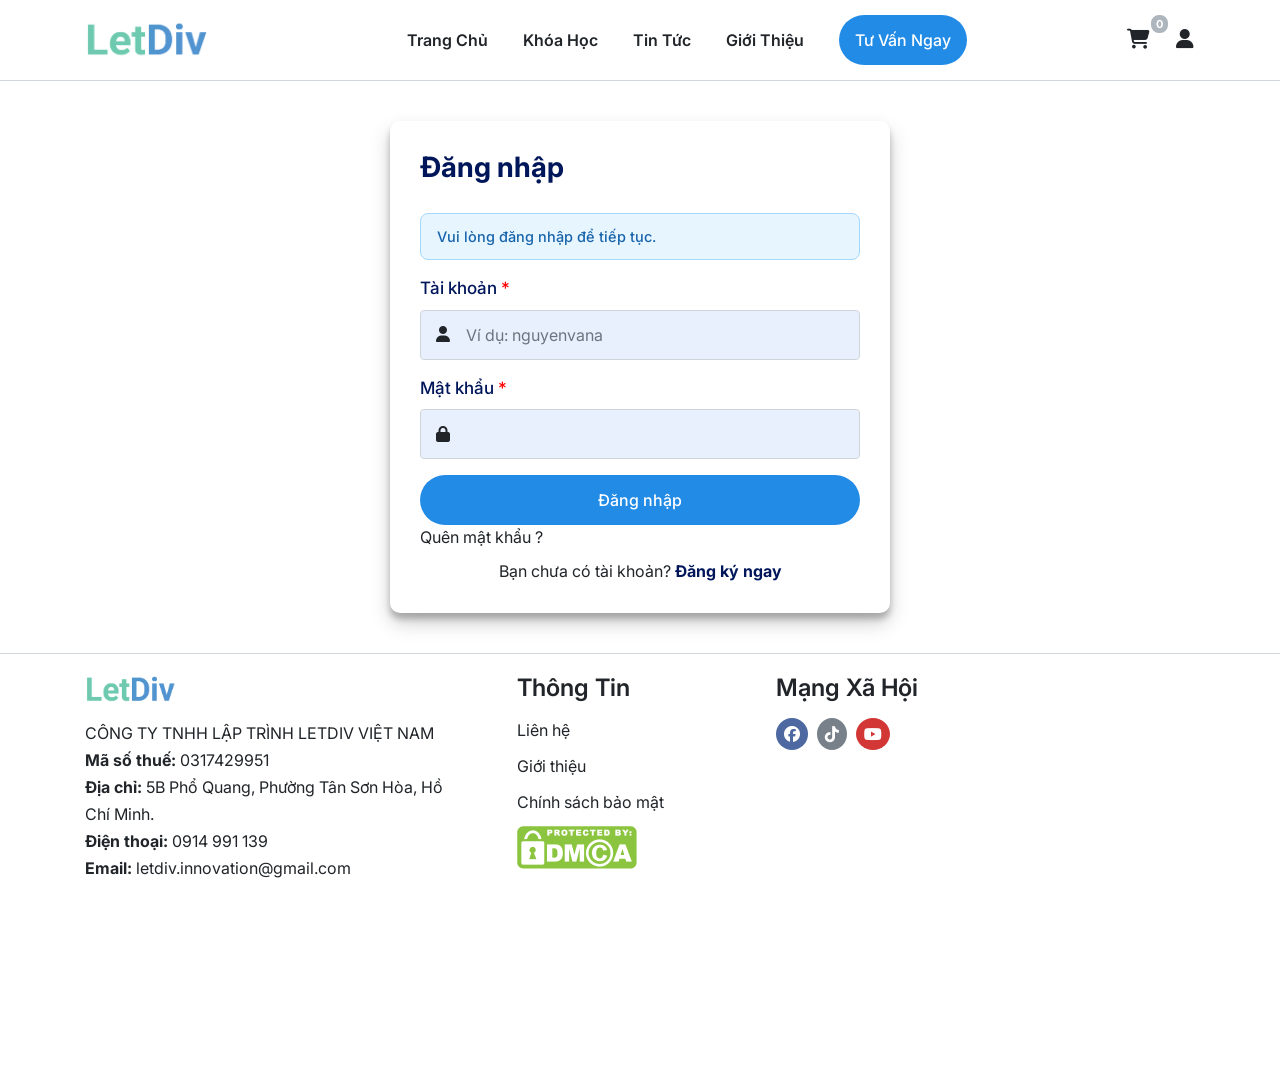
<file: account/my-vouchers.html>
<!doctype html>
<html lang="vi">
  <head>
    <meta charset="UTF-8" />
    <meta name="viewport" content="width=device-width, initial-scale=1.0" />
    <title>Mã giảm giá - LetDiv</title>
    <link rel="icon" href="/assets/images/icon-logo-cropped.png" />
    <link
      rel="stylesheet"
      href="https://cdnjs.cloudflare.com/ajax/libs/font-awesome/6.3.0/css/all.min.css"
      integrity="sha512-SzlrxWUlpfuzQ+pcUCosxcglQRNAq/DZjVsC0lE40xsADsfeQoEypE+enwcOiGjk/bSuGGKHEyjSoQ1zVisanQ=="
      crossorigin="anonymous"
      referrerpolicy="no-referrer"
    />
    <!-- Bootstrap CSS -->
    <link rel="stylesheet" href="/assets/bootstrap/bootstrap.min.css" />
    <link rel="stylesheet" href="/assets/css/base.css" />
    <link rel="stylesheet" href="/assets/css/header.css" />
    <link rel="stylesheet" href="/assets/css/footer.css" />
    <link rel="stylesheet" href="/account/css/account.css" />
  </head>
  <body>
    <!-- header -->
    <header class="header">
      <div class="container">
        <div class="inner-wrap">
          <div class="header-logo">
            <a href="/index.html"
              ><img src="/assets/images/LetDiv.webp" alt="logo"
            /></a>
          </div>
          <div class="header-navbar">
            <div class="navbar-menu">
              <ul>
                <li><a href="/index.html">Trang Chủ</a></li>
                <li><a href="/courses/course.html">Khóa Học</a></li>
                <li><a href="/articles/news.html">Tin Tức</a></li>
                <li><a href="/about/introduce.html">Giới Thiệu</a></li>
              </ul>
            </div>
          </div>
          <div class="header-action">
            <div class="action">
              <div class="cart-shop">
                <a href=""><i class="fa-solid fa-cart-shopping"></i></a>
              </div>
              <!-- Button trigger modal -->
              <div class="login">
                <button
                  type="button"
                  class="btn"
                  data-toggle="modal"
                  data-target="#loginModal"
                >
                  <i class="fa-solid fa-user"></i>
                </button>
              </div>
              <div class="navbar-icon"><i class="fa-solid fa-bars"></i></div>
            </div>
          </div>
        </div>
      </div>
    </header>
    <div class="header-modal">
      <!-- Modal -->
      <div
        class="modal fade"
        id="exampleModal"
        tabindex="-1"
        aria-labelledby="exampleModalLabel"
        aria-hidden="true"
      >
        <div class="modal-dialog modal-dialog-centered">
          <div class="modal-content">
            <div class="modal-header">
              <h5 class="modal-title" id="exampleModalLabel">Liên hệ</h5>
              <div class="btn-close">
                <button
                  type="button"
                  class="close"
                  data-dismiss="modal"
                  aria-label="Close"
                >
                  <span aria-hidden="true">&times;</span>
                </button>
              </div>
            </div>
            <div class="modal-body">
              <div class="btn-contact">
                <button
                  class="button-change-color"
                  onclick="
                    window.open('https://zalo.me/2219221277314619603', '_blank')
                  "
                >
                  Nhắn tin Zalo OA
                </button>
                <button
                  class="button-change-color"
                  onclick="
                    window.open(
                      'https://www.facebook.com/letdiv.innovation',
                      '_blank',
                    )
                  "
                >
                  Nhắn tin Facebook
                </button>
              </div>
            </div>
          </div>
        </div>
      </div>
    </div>
    <!-- login Modal -->
    <div class="login-modal">
      <!-- Modal -->
      <div
        class="modal fade"
        id="loginModal"
        tabindex="-1"
        aria-labelledby="loginModalLabel"
        aria-hidden="true"
      >
        <div class="modal-dialog modal-dialog-centered">
          <div class="modal-content">
            <div class="modal-header">
              <h5 class="modal-title" id="loginModalLabel">Đăng Nhập</h5>
              <div class="btn-close">
                <button
                  type="button"
                  class="close"
                  data-dismiss="modal"
                  aria-label="Close"
                >
                  <span aria-hidden="true">&times;</span>
                </button>
              </div>
            </div>
            <div class="modal-body">
              <form action="" method="post">
                <div class="form-group">
                  <label for="exampleInputText1" class="label"
                    >Tài khoản <span style="color: red">*</span></label
                  >
                  <span class="icon"><i class="fa-solid fa-user"></i></span>
                  <input
                    type="text"
                    class="form-control"
                    id="exampleInputText1"
                    aria-describedby="textHelp"
                    placeholder="Ví dụ: nguyenvana"
                  />
                </div>
                <div class="form-group">
                  <label for="exampleInputPassword1" class="label"
                    >Mật khẩu <span style="color: red">*</span></label
                  >
                  <span class="icon"><i class="fa-solid fa-lock"></i></span>
                  <input
                    type="password"
                    class="form-control"
                    id="exampleInputPassword1"
                  />
                </div>
                <button class="button-change-color">Đăng nhập</button>
              </form>
              <div class="forgot-pass">
                <a href="/auth/forgot-password.html">Quên mật khẩu ?</a>
              </div>
              <div class="register text-center">
                Bạn chưa có tài khoản?
                <a href="/auth/register.html">Đăng ký ngay</a>
              </div>
            </div>
          </div>
        </div>
      </div>
    </div>
    <!-- login Modal end-->

    <!-- header end -->

    <!-- section-account -->
    <div class="account-page">
      <div class="container">
        <div class="acc-layout">
          <aside class="acc-side" id="acc-side"></aside>
          <main class="acc-main">
            <div class="acc-title">
              <h1>Mã giảm giá</h1>
              <p>Các mã dành cho bạn. Bấm "Sao chép" rồi dán vào ô mã khuyến mãi ở giỏ hàng.</p>
            </div>
            <div class="acc-stats" id="vc-stats"></div>
            <div id="vc-list"></div>
          </main>
        </div>
      </div>
    </div>
    <!-- section-account end -->

    <!-- footer -->
    <footer class="footer">
      <div class="container">
        <div class="inner-wrap">
          <div class="inner-addres">
            <div class="img">
              <a href=""><img src="/assets/images/LetDiv.webp" alt="" /></a>
              <p class="content">
                CÔNG TY TNHH LẬP TRÌNH LETDIV VIỆT NAM <br />
                <strong>Mã số thuế:</strong> 0317429951 <br /><strong
                  >Địa chỉ:</strong
                >
                5B Phổ Quang, Phường Tân Sơn Hòa, Hồ Chí Minh. <br /><strong
                  >Điện thoại:</strong
                >
                0914 991 139 <br />
                <strong>Email:</strong> letdiv.innovation@gmail.com
              </p>
            </div>
          </div>
          <div class="inner-info">
            <h3>Thông Tin</h3>
            <p><a href="/contact/contact.html">Liên hệ</a></p>
            <p><a href="/about/introduce.html">Giới thiệu</a></p>
            <p><a href="/policies/policy.html">Chính sách bảo mật</a></p>
            <div class="img">
              <a
                href="https://www.dmca.com/Protection/Status.aspx?ID=5ed68dec-8566-4fcf-b1d7-70668621b032&refurl=https://letdiv.com/"
                target="_blank"
                ><img src="/assets/images/DMCA_logo-grn-btn120w.png" alt=""
              /></a>
            </div>
          </div>
          <div class="inner-social">
            <h3>Mạng Xã Hội</h3>
            <div class="icon">
              <a
                href="https://www.facebook.com/letdiv.innovation"
                target="_blank"
                ><i class="fa-brands fa-facebook"></i
              ></a>
              <a href="https://www.tiktok.com/@letdiv" target="_blank"
                ><i class="fa-brands fa-tiktok"></i
              ></a>
              <a href="https://www.youtube.com/@letdiv" target="_blank"
                ><i class="fa-brands fa-youtube"></i
              ></a>
            </div>
            <iframe
              src="https://www.google.com/maps/embed?pb=!1m14!1m8!1m3!1d31352.53490692094!2d106.66647100000002!3d10.806191000000002!3m2!1i1024!2i768!4f13.1!3m3!1m2!1s0x3174d7e2e9c2d4b1%3A0xa1e7de28f1b06563!2zQ8O0bmcgVHkgVE5ISCBM4bqtcCBUcsOsbmggTGV0RGl2!5e0!3m2!1sen!2sus!4v1789548029411!5m2!1sen!2sus"
              width="100%"
              height="300"
              style="border: 0"
              allowfullscreen=""
              loading="lazy"
              referrerpolicy="strict-origin-when-cross-origin"
            ></iframe>
          </div>
        </div>
      </div>
    </footer>
    <!-- footer end -->
    <script src="/assets/bootstrap/jquery.slim.min.js"></script>
    <script src="/assets/bootstrap/bootstrap.bundle.min.js"></script>
    <script src="/assets/js/highlight-menu.js"></script>
    <!-- Phải đặt header-auth.js TRƯỚC các file js của trang -->
    <script src="/assets/js/header-auth.js"></script>
    <script src="/account/js/account-common.js"></script>
    <script src="/account/js/my-vouchers.js"></script>
  </body>
</html>
</file>
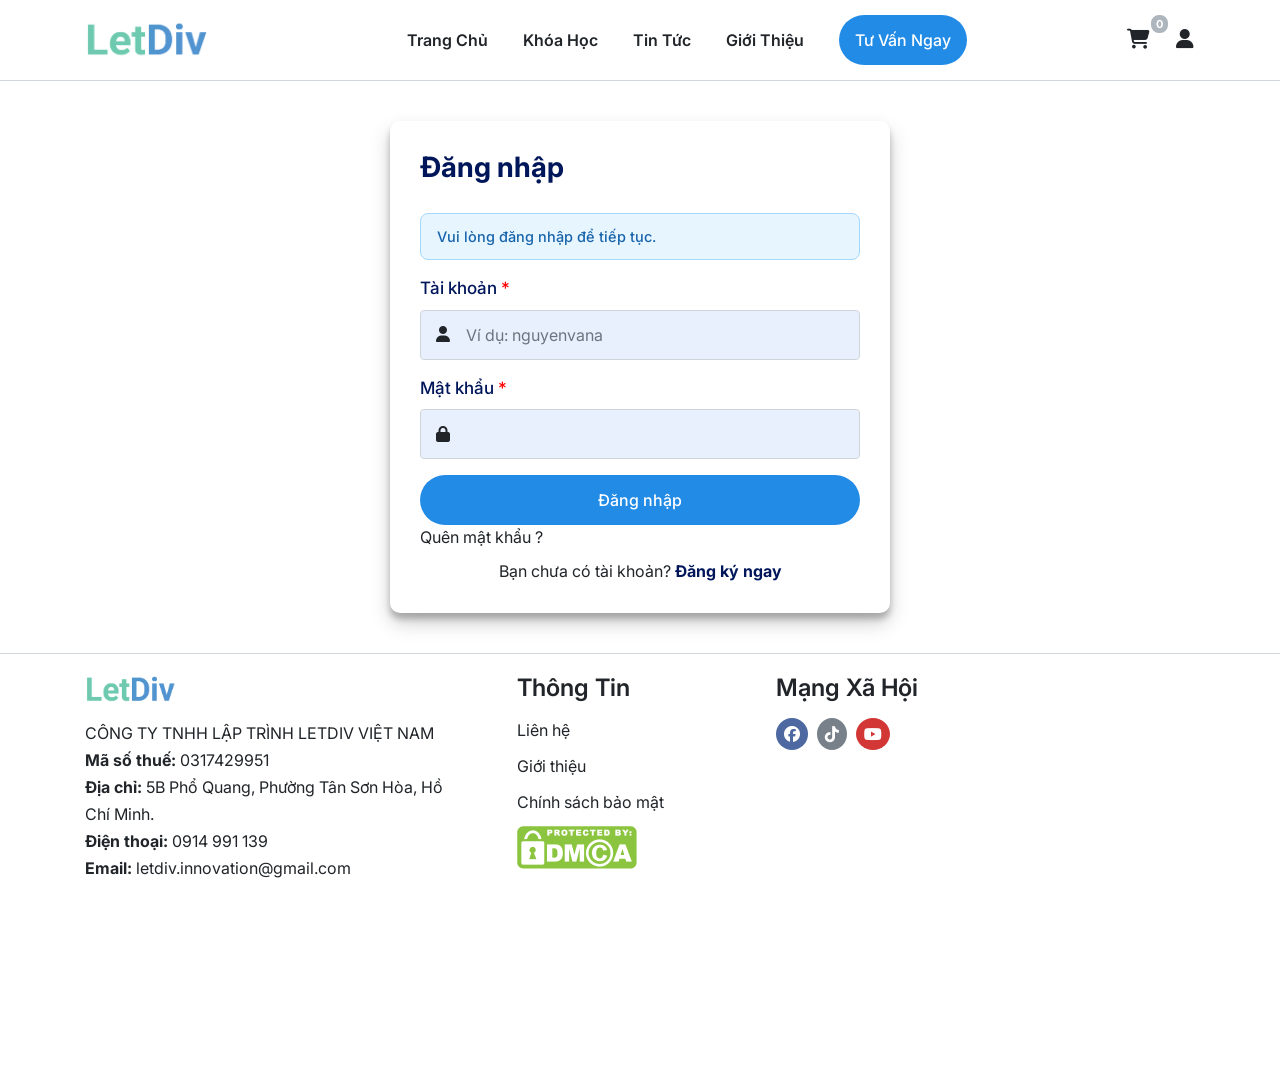
<file: account/profile.html>
<!doctype html>
<html lang="vi">
  <head>
    <meta charset="UTF-8" />
    <meta name="viewport" content="width=device-width, initial-scale=1.0" />
    <title>Hồ sơ cá nhân - LetDiv</title>
    <link rel="icon" href="/assets/images/icon-logo-cropped.png" />
    <link
      rel="stylesheet"
      href="https://cdnjs.cloudflare.com/ajax/libs/font-awesome/6.3.0/css/all.min.css"
      integrity="sha512-SzlrxWUlpfuzQ+pcUCosxcglQRNAq/DZjVsC0lE40xsADsfeQoEypE+enwcOiGjk/bSuGGKHEyjSoQ1zVisanQ=="
      crossorigin="anonymous"
      referrerpolicy="no-referrer"
    />
    <!-- Bootstrap CSS -->
    <link rel="stylesheet" href="/assets/bootstrap/bootstrap.min.css" />
    <link rel="stylesheet" href="/assets/css/base.css" />
    <link rel="stylesheet" href="/assets/css/header.css" />
    <link rel="stylesheet" href="/assets/css/footer.css" />
    <link rel="stylesheet" href="/account/css/account.css" />
  </head>
  <body>
    <!-- header -->
    <header class="header">
      <div class="container">
        <div class="inner-wrap">
          <div class="header-logo">
            <a href="/index.html"
              ><img src="/assets/images/LetDiv.webp" alt="logo"
            /></a>
          </div>
          <div class="header-navbar">
            <div class="navbar-menu">
              <ul>
                <li><a href="/index.html">Trang Chủ</a></li>
                <li><a href="/courses/course.html">Khóa Học</a></li>
                <li><a href="/articles/news.html">Tin Tức</a></li>
                <li><a href="/about/introduce.html">Giới Thiệu</a></li>
              </ul>
            </div>
          </div>
          <div class="header-action">
            <div class="action">
              <div class="cart-shop">
                <a href=""><i class="fa-solid fa-cart-shopping"></i></a>
              </div>
              <!-- Button trigger modal -->
              <div class="login">
                <button
                  type="button"
                  class="btn"
                  data-toggle="modal"
                  data-target="#loginModal"
                >
                  <i class="fa-solid fa-user"></i>
                </button>
              </div>
              <div class="navbar-icon"><i class="fa-solid fa-bars"></i></div>
            </div>
          </div>
        </div>
      </div>
    </header>
    <div class="header-modal">
      <!-- Modal -->
      <div
        class="modal fade"
        id="exampleModal"
        tabindex="-1"
        aria-labelledby="exampleModalLabel"
        aria-hidden="true"
      >
        <div class="modal-dialog modal-dialog-centered">
          <div class="modal-content">
            <div class="modal-header">
              <h5 class="modal-title" id="exampleModalLabel">Liên hệ</h5>
              <div class="btn-close">
                <button
                  type="button"
                  class="close"
                  data-dismiss="modal"
                  aria-label="Close"
                >
                  <span aria-hidden="true">&times;</span>
                </button>
              </div>
            </div>
            <div class="modal-body">
              <div class="btn-contact">
                <button
                  class="button-change-color"
                  onclick="
                    window.open('https://zalo.me/2219221277314619603', '_blank')
                  "
                >
                  Nhắn tin Zalo OA
                </button>
                <button
                  class="button-change-color"
                  onclick="
                    window.open(
                      'https://www.facebook.com/letdiv.innovation',
                      '_blank',
                    )
                  "
                >
                  Nhắn tin Facebook
                </button>
              </div>
            </div>
          </div>
        </div>
      </div>
    </div>
    <!-- login Modal -->
    <div class="login-modal">
      <!-- Modal -->
      <div
        class="modal fade"
        id="loginModal"
        tabindex="-1"
        aria-labelledby="loginModalLabel"
        aria-hidden="true"
      >
        <div class="modal-dialog modal-dialog-centered">
          <div class="modal-content">
            <div class="modal-header">
              <h5 class="modal-title" id="loginModalLabel">Đăng Nhập</h5>
              <div class="btn-close">
                <button
                  type="button"
                  class="close"
                  data-dismiss="modal"
                  aria-label="Close"
                >
                  <span aria-hidden="true">&times;</span>
                </button>
              </div>
            </div>
            <div class="modal-body">
              <form action="" method="post">
                <div class="form-group">
                  <label for="exampleInputText1" class="label"
                    >Tài khoản <span style="color: red">*</span></label
                  >
                  <span class="icon"><i class="fa-solid fa-user"></i></span>
                  <input
                    type="text"
                    class="form-control"
                    id="exampleInputText1"
                    aria-describedby="textHelp"
                    placeholder="Ví dụ: nguyenvana"
                  />
                </div>
                <div class="form-group">
                  <label for="exampleInputPassword1" class="label"
                    >Mật khẩu <span style="color: red">*</span></label
                  >
                  <span class="icon"><i class="fa-solid fa-lock"></i></span>
                  <input
                    type="password"
                    class="form-control"
                    id="exampleInputPassword1"
                  />
                </div>
                <button class="button-change-color">Đăng nhập</button>
              </form>
              <div class="forgot-pass">
                <a href="/auth/forgot-password.html">Quên mật khẩu ?</a>
              </div>
              <div class="register text-center">
                Bạn chưa có tài khoản?
                <a href="/auth/register.html">Đăng ký ngay</a>
              </div>
            </div>
          </div>
        </div>
      </div>
    </div>
    <!-- login Modal end-->

    <!-- header end -->

    <!-- section-account -->
    <div class="account-page">
      <div class="container">
        <div class="acc-layout">
          <aside class="acc-side" id="acc-side"></aside>
          <main class="acc-main">
            <div class="acc-title">
              <h1>Hồ sơ cá nhân</h1>
              <p>Xem và cập nhật thông tin tài khoản của bạn.</p>
            </div>

            <div class="acc-card">
              <h2><i class="fa-regular fa-id-card"></i> Thông tin cá nhân</h2>
              <div id="profile-alert"></div>
              <form id="profile-form" novalidate>
                <div class="acc-grid">
                  <div class="acc-field">
                    <label for="p-code" id="lb-code">Mã khách hàng</label>
                    <div class="acc-input">
                      <i class="fa-solid fa-hashtag lead"></i
                      ><input type="text" id="p-code" readonly />
                    </div>
                    <div class="acc-error"></div>
                    <div class="acc-hint">
                      Mã được tạo tự động, không thể thay đổi.
                    </div>
                  </div>
                  <div class="acc-field">
                    <label for="p-username">Tên tài khoản</label>
                    <div class="acc-input">
                      <i class="fa-solid fa-user lead"></i
                      ><input type="text" id="p-username" readonly />
                    </div>
                    <div class="acc-error"></div>
                    <div class="acc-hint">
                      Tên đăng nhập không thể thay đổi.
                    </div>
                  </div>
                  <div class="acc-field">
                    <label for="p-fullName"
                      >Họ và tên <span class="req">*</span></label
                    >
                    <div class="acc-input">
                      <i class="fa-solid fa-signature lead"></i
                      ><input
                        type="text"
                        id="p-fullName"
                        placeholder="Nguyễn Văn A"
                        maxlength="50"
                        autocomplete="name"
                      />
                    </div>
                    <div class="acc-error"></div>
                  </div>
                  <div class="acc-field">
                    <label for="p-email"
                      >Email <span class="req">*</span></label
                    >
                    <div class="acc-input">
                      <i class="fa-solid fa-envelope lead"></i
                      ><input
                        type="text"
                        id="p-email"
                        placeholder="email@gmail.com"
                        autocomplete="email"
                      />
                    </div>
                    <div class="acc-error"></div>
                  </div>
                  <div class="acc-field">
                    <label for="p-phone"
                      >Số điện thoại <span class="req">*</span></label
                    >
                    <div class="acc-input">
                      <i class="fa-solid fa-phone lead"></i
                      ><input
                        type="text"
                        id="p-phone"
                        placeholder="0986348952"
                        autocomplete="tel"
                      />
                    </div>
                    <div class="acc-error"></div>
                  </div>
                </div>
                <div class="acc-actions">
                  <button type="submit" class="acc-btn primary">
                    <i class="fa-solid fa-floppy-disk"></i> Lưu thay đổi
                  </button>
                  <button type="button" class="acc-btn ghost" id="p-reset">
                    <i class="fa-solid fa-rotate-left"></i> Hoàn tác
                  </button>
                </div>
              </form>
            </div>

            <div class="acc-card">
              <div class="acc-card-head">
                <div>
                  <h2><i class="fa-solid fa-lock"></i> Mật khẩu</h2>
                  <p>Nên đổi mật khẩu định kỳ để bảo vệ tài khoản.</p>
                </div>
                <button type="button" class="acc-btn outline" id="btn-open-pw">
                  <i class="fa-solid fa-key"></i> Thay đổi mật khẩu
                </button>
              </div>
              <div id="pw-alert" style="margin-top: 16px"></div>
              <form id="pw-form" class="acc-form-box hidden" novalidate>
                <div class="acc-grid">
                  <div class="acc-field">
                    <label for="pw-old"
                      >Mật khẩu cũ <span class="req">*</span></label
                    >
                    <div class="acc-input">
                      <i class="fa-solid fa-lock lead"></i
                      ><input
                        type="password"
                        id="pw-old"
                        placeholder="Nhập mật khẩu hiện tại"
                        autocomplete="current-password"
                      /><button
                        type="button"
                        class="acc-eye"
                        aria-label="Hiện / ẩn mật khẩu"
                      >
                        <i class="fa-regular fa-eye"></i>
                      </button>
                    </div>
                    <div class="acc-error"></div>
                  </div>
                  <div class="acc-field">
                    <label for="pw-new"
                      >Mật khẩu mới <span class="req">*</span></label
                    >
                    <div class="acc-input">
                      <i class="fa-solid fa-key lead"></i
                      ><input
                        type="password"
                        id="pw-new"
                        placeholder="Từ 6 ký tự, không có khoảng trắng"
                        autocomplete="new-password"
                      /><button
                        type="button"
                        class="acc-eye"
                        aria-label="Hiện / ẩn mật khẩu"
                      >
                        <i class="fa-regular fa-eye"></i>
                      </button>
                    </div>
                    <div class="acc-error"></div>
                  </div>
                  <div class="acc-field">
                    <label for="pw-new2"
                      >Nhập lại mật khẩu mới <span class="req">*</span></label
                    >
                    <div class="acc-input">
                      <i class="fa-solid fa-shield-halved lead"></i
                      ><input
                        type="password"
                        id="pw-new2"
                        placeholder="Nhập lại mật khẩu mới"
                        autocomplete="new-password"
                      /><button
                        type="button"
                        class="acc-eye"
                        aria-label="Hiện / ẩn mật khẩu"
                      >
                        <i class="fa-regular fa-eye"></i>
                      </button>
                    </div>
                    <div class="acc-error"></div>
                  </div>
                </div>
                <div class="acc-actions">
                  <button type="submit" class="acc-btn primary">
                    <i class="fa-solid fa-check"></i> Đổi mật khẩu
                  </button>
                  <button type="button" class="acc-btn ghost" id="pw-cancel">
                    Hủy
                  </button>
                </div>
              </form>
            </div>
          </main>
        </div>
      </div>
    </div>
    <!-- section-account end -->

    <!-- footer -->
    <footer class="footer">
      <div class="container">
        <div class="inner-wrap">
          <div class="inner-addres">
            <div class="img">
              <a href=""><img src="/assets/images/LetDiv.webp" alt="" /></a>
              <p class="content">
                CÔNG TY TNHH LẬP TRÌNH LETDIV VIỆT NAM <br />
                <strong>Mã số thuế:</strong> 0317429951 <br /><strong
                  >Địa chỉ:</strong
                >
                5B Phổ Quang, Phường Tân Sơn Hòa, Hồ Chí Minh. <br /><strong
                  >Điện thoại:</strong
                >
                0914 991 139 <br />
                <strong>Email:</strong> letdiv.innovation@gmail.com
              </p>
            </div>
          </div>
          <div class="inner-info">
            <h3>Thông Tin</h3>
            <p><a href="/contact/contact.html">Liên hệ</a></p>
            <p><a href="/about/introduce.html">Giới thiệu</a></p>
            <p><a href="/policies/policy.html">Chính sách bảo mật</a></p>
            <div class="img">
              <a
                href="https://www.dmca.com/Protection/Status.aspx?ID=5ed68dec-8566-4fcf-b1d7-70668621b032&refurl=https://letdiv.com/"
                target="_blank"
                ><img src="/assets/images/DMCA_logo-grn-btn120w.png" alt=""
              /></a>
            </div>
          </div>
          <div class="inner-social">
            <h3>Mạng Xã Hội</h3>
            <div class="icon">
              <a
                href="https://www.facebook.com/letdiv.innovation"
                target="_blank"
                ><i class="fa-brands fa-facebook"></i
              ></a>
              <a href="https://www.tiktok.com/@letdiv" target="_blank"
                ><i class="fa-brands fa-tiktok"></i
              ></a>
              <a href="https://www.youtube.com/@letdiv" target="_blank"
                ><i class="fa-brands fa-youtube"></i
              ></a>
            </div>
            <iframe
              src="https://www.google.com/maps/embed?pb=!1m14!1m8!1m3!1d31352.53490692094!2d106.66647100000002!3d10.806191000000002!3m2!1i1024!2i768!4f13.1!3m3!1m2!1s0x3174d7e2e9c2d4b1%3A0xa1e7de28f1b06563!2zQ8O0bmcgVHkgVE5ISCBM4bqtcCBUcsOsbmggTGV0RGl2!5e0!3m2!1sen!2sus!4v1789548029411!5m2!1sen!2sus"
              width="100%"
              height="300"
              style="border: 0"
              allowfullscreen=""
              loading="lazy"
              referrerpolicy="strict-origin-when-cross-origin"
            ></iframe>
          </div>
        </div>
      </div>
    </footer>
    <!-- footer end -->
    <script src="/assets/bootstrap/jquery.slim.min.js"></script>
    <script src="/assets/bootstrap/bootstrap.bundle.min.js"></script>
    <script src="/assets/js/highlight-menu.js"></script>
    <!-- Phải đặt header-auth.js TRƯỚC các file js của trang -->
    <script src="/assets/js/header-auth.js"></script>
    <script src="/account/js/account-common.js"></script>
    <script src="/account/js/profile.js"></script>
  </body>
</html>
</file>
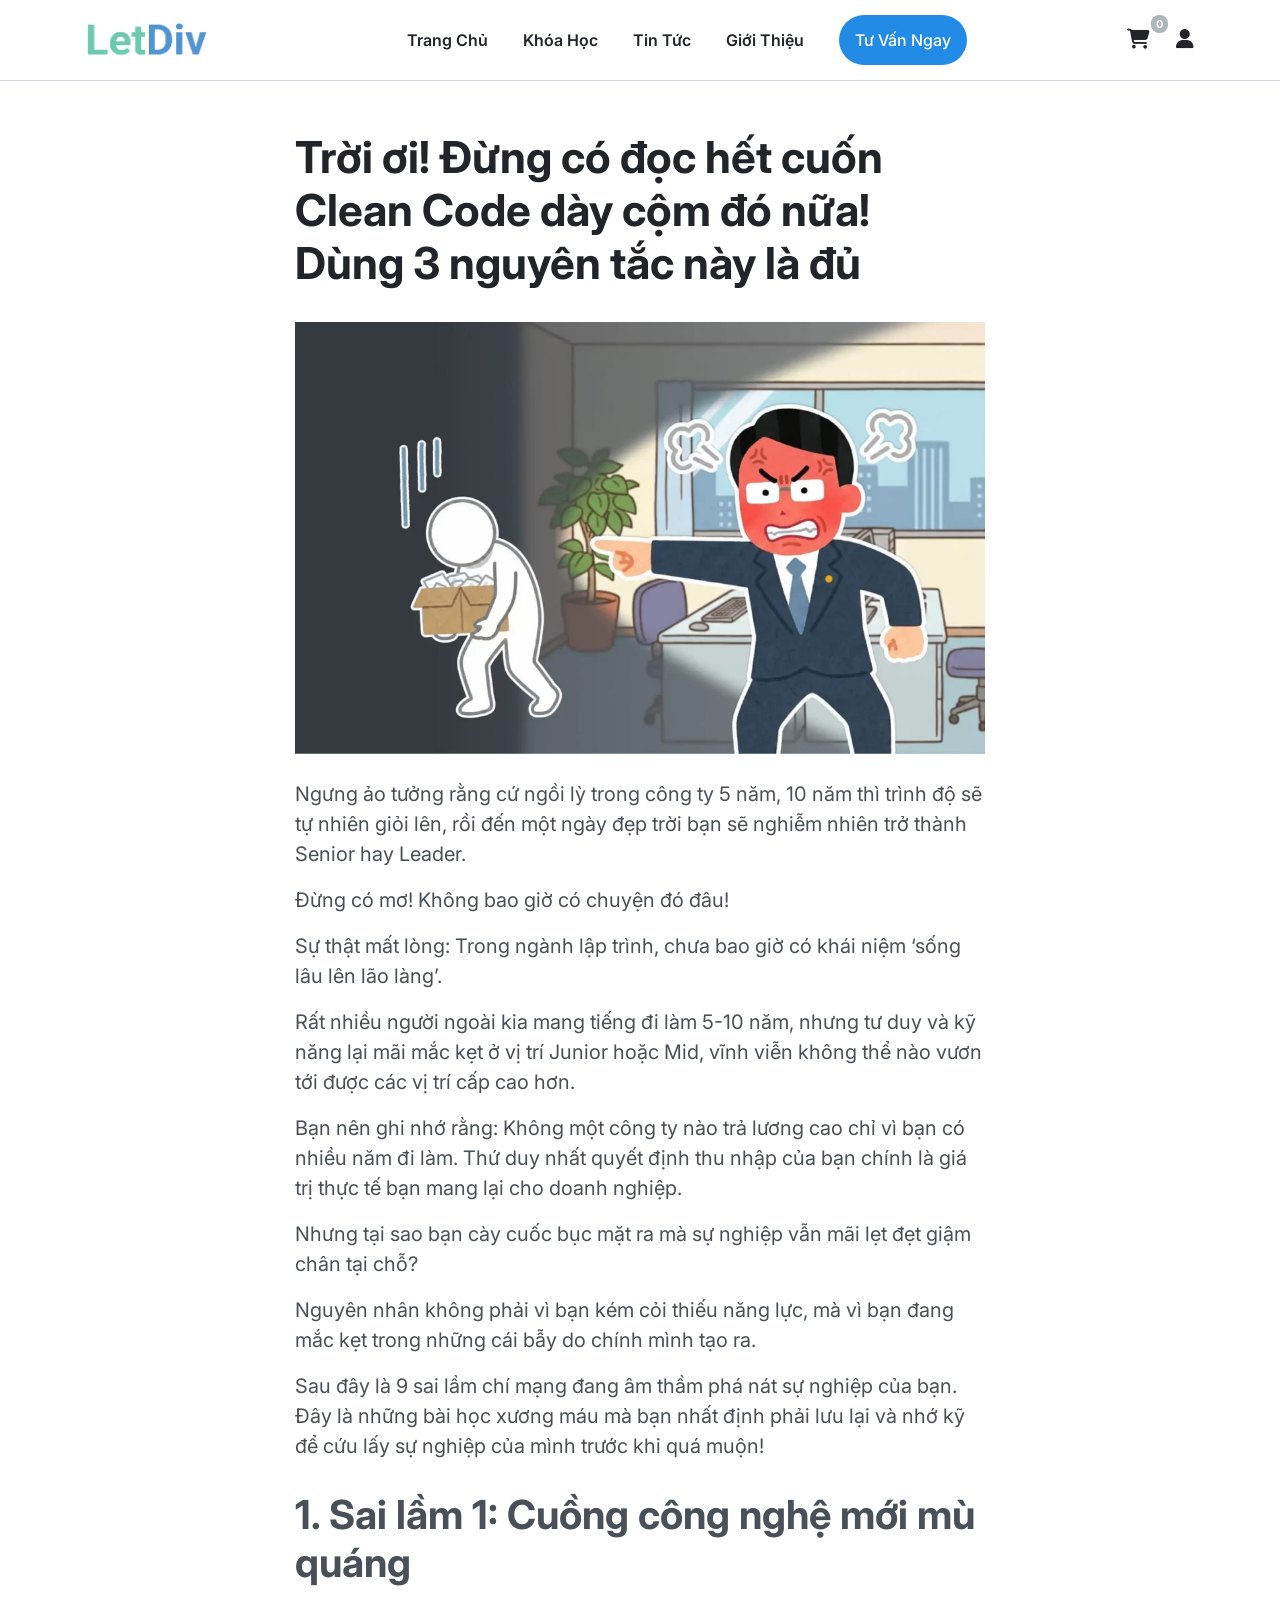
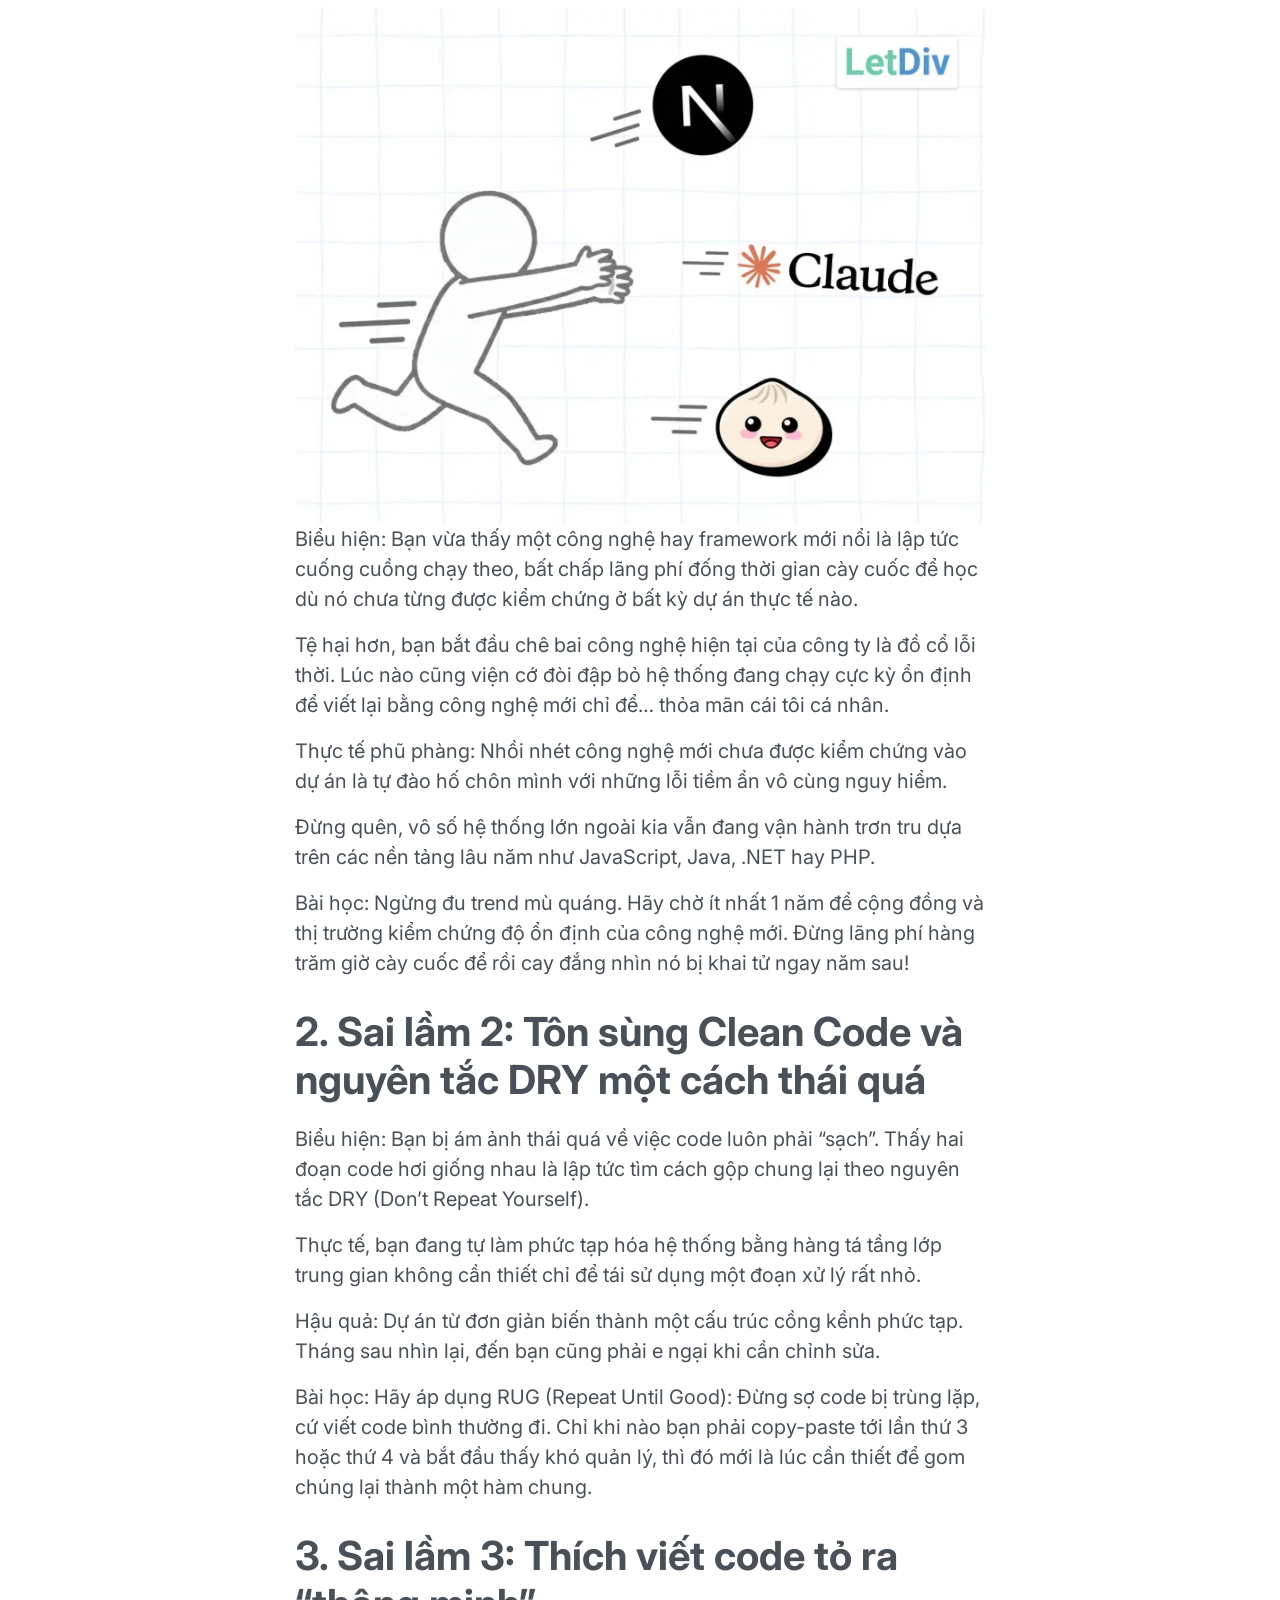
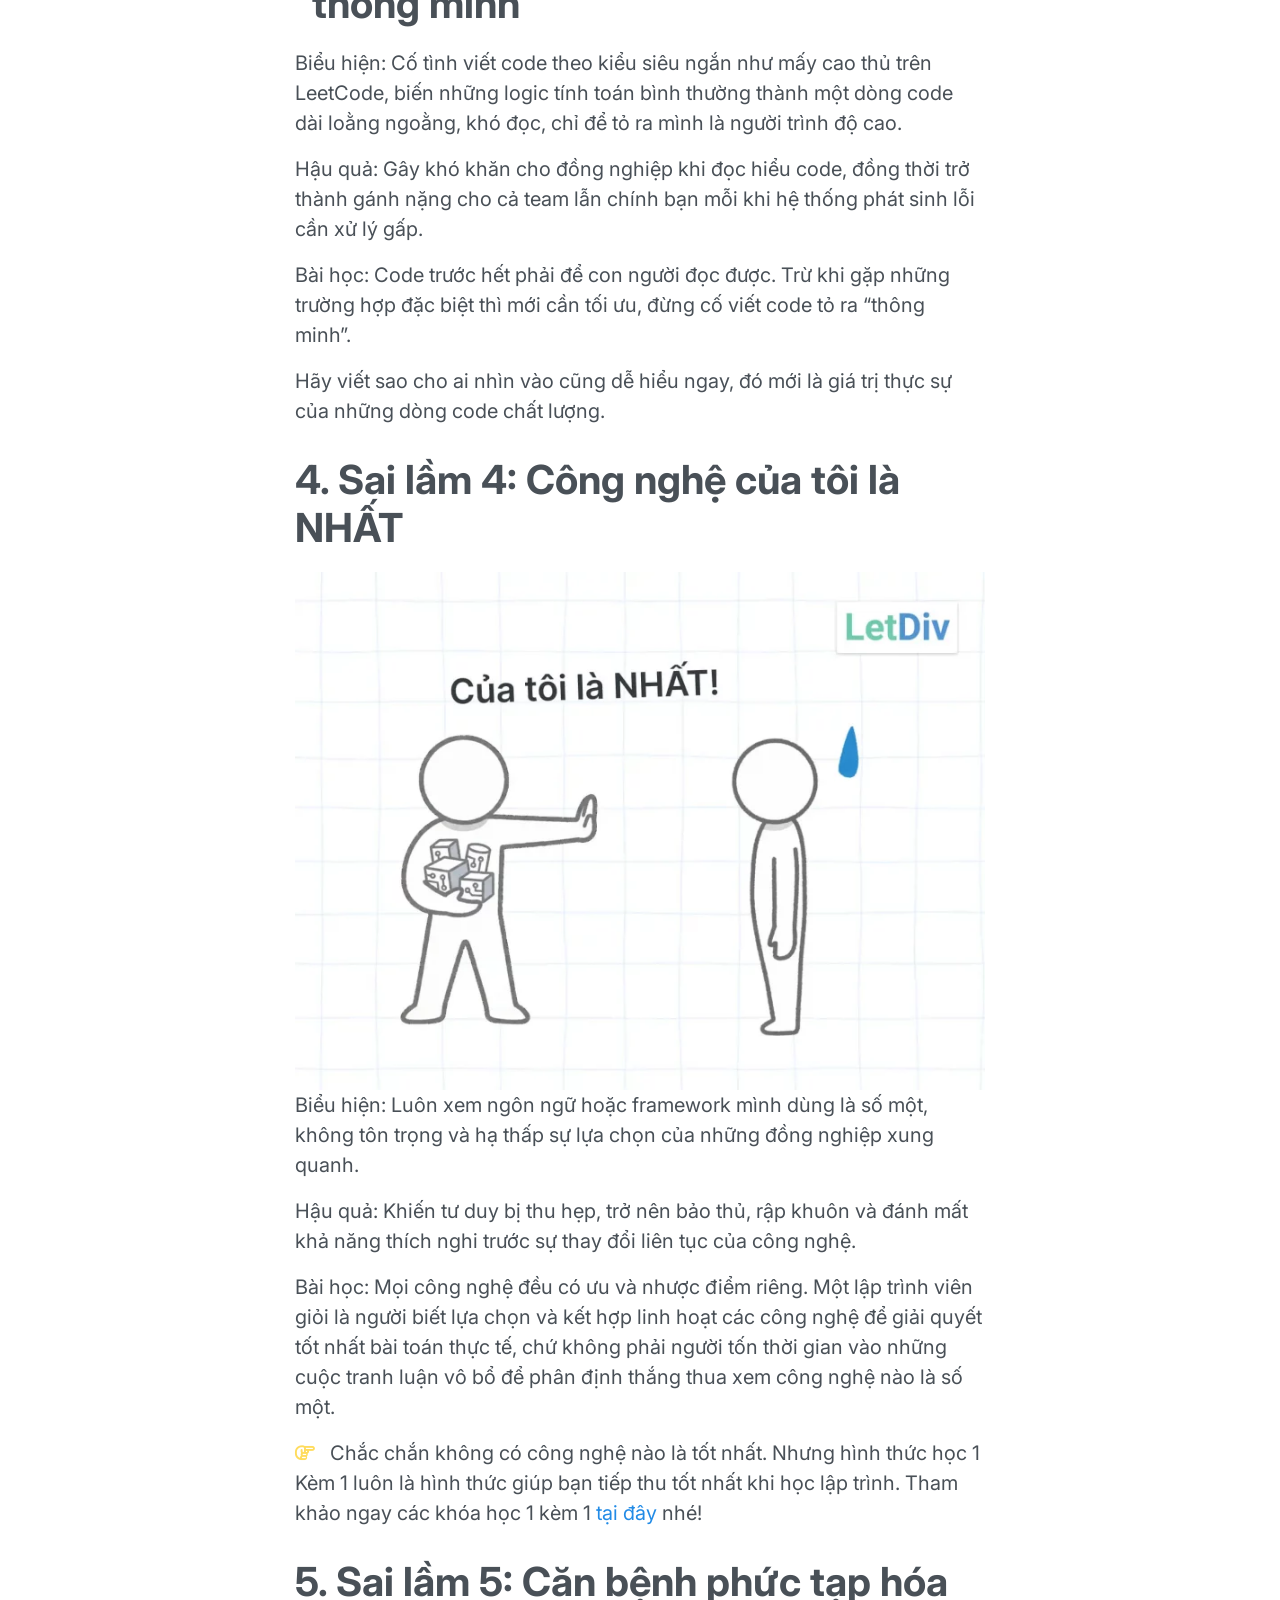
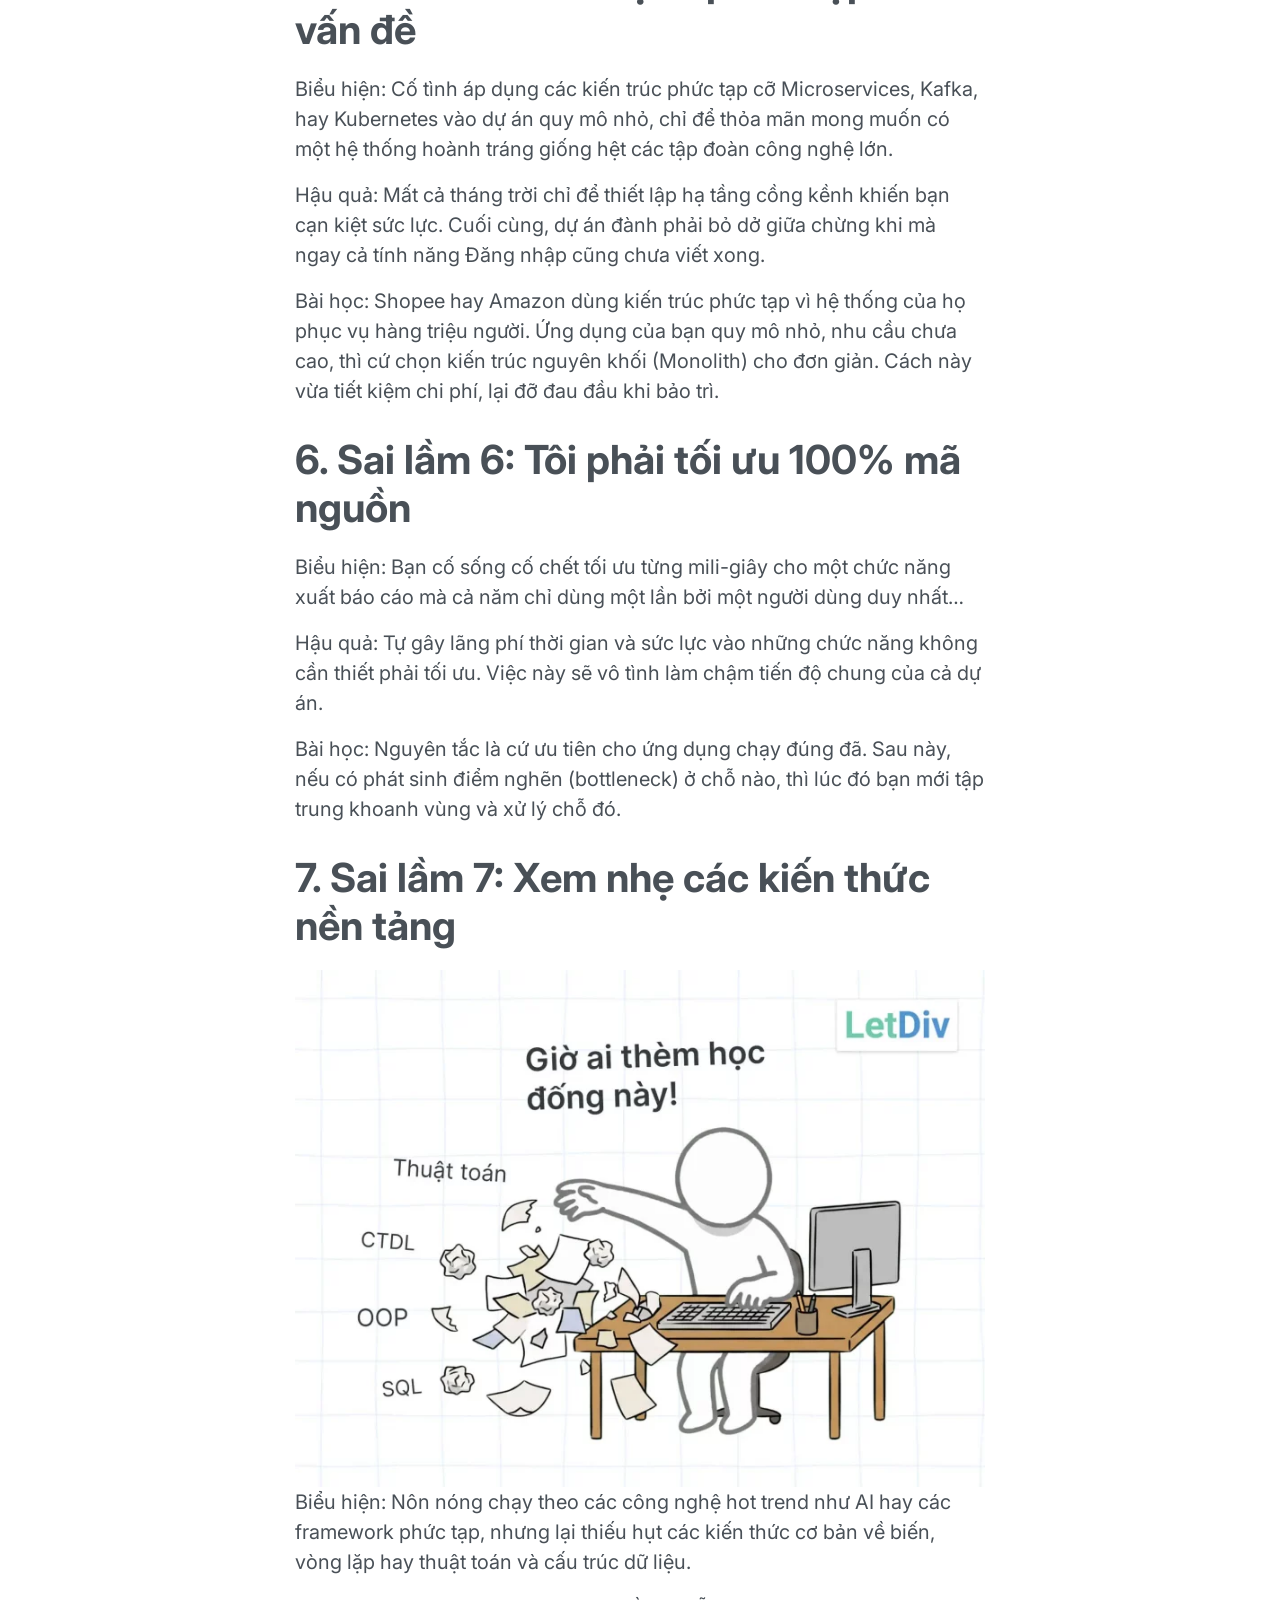
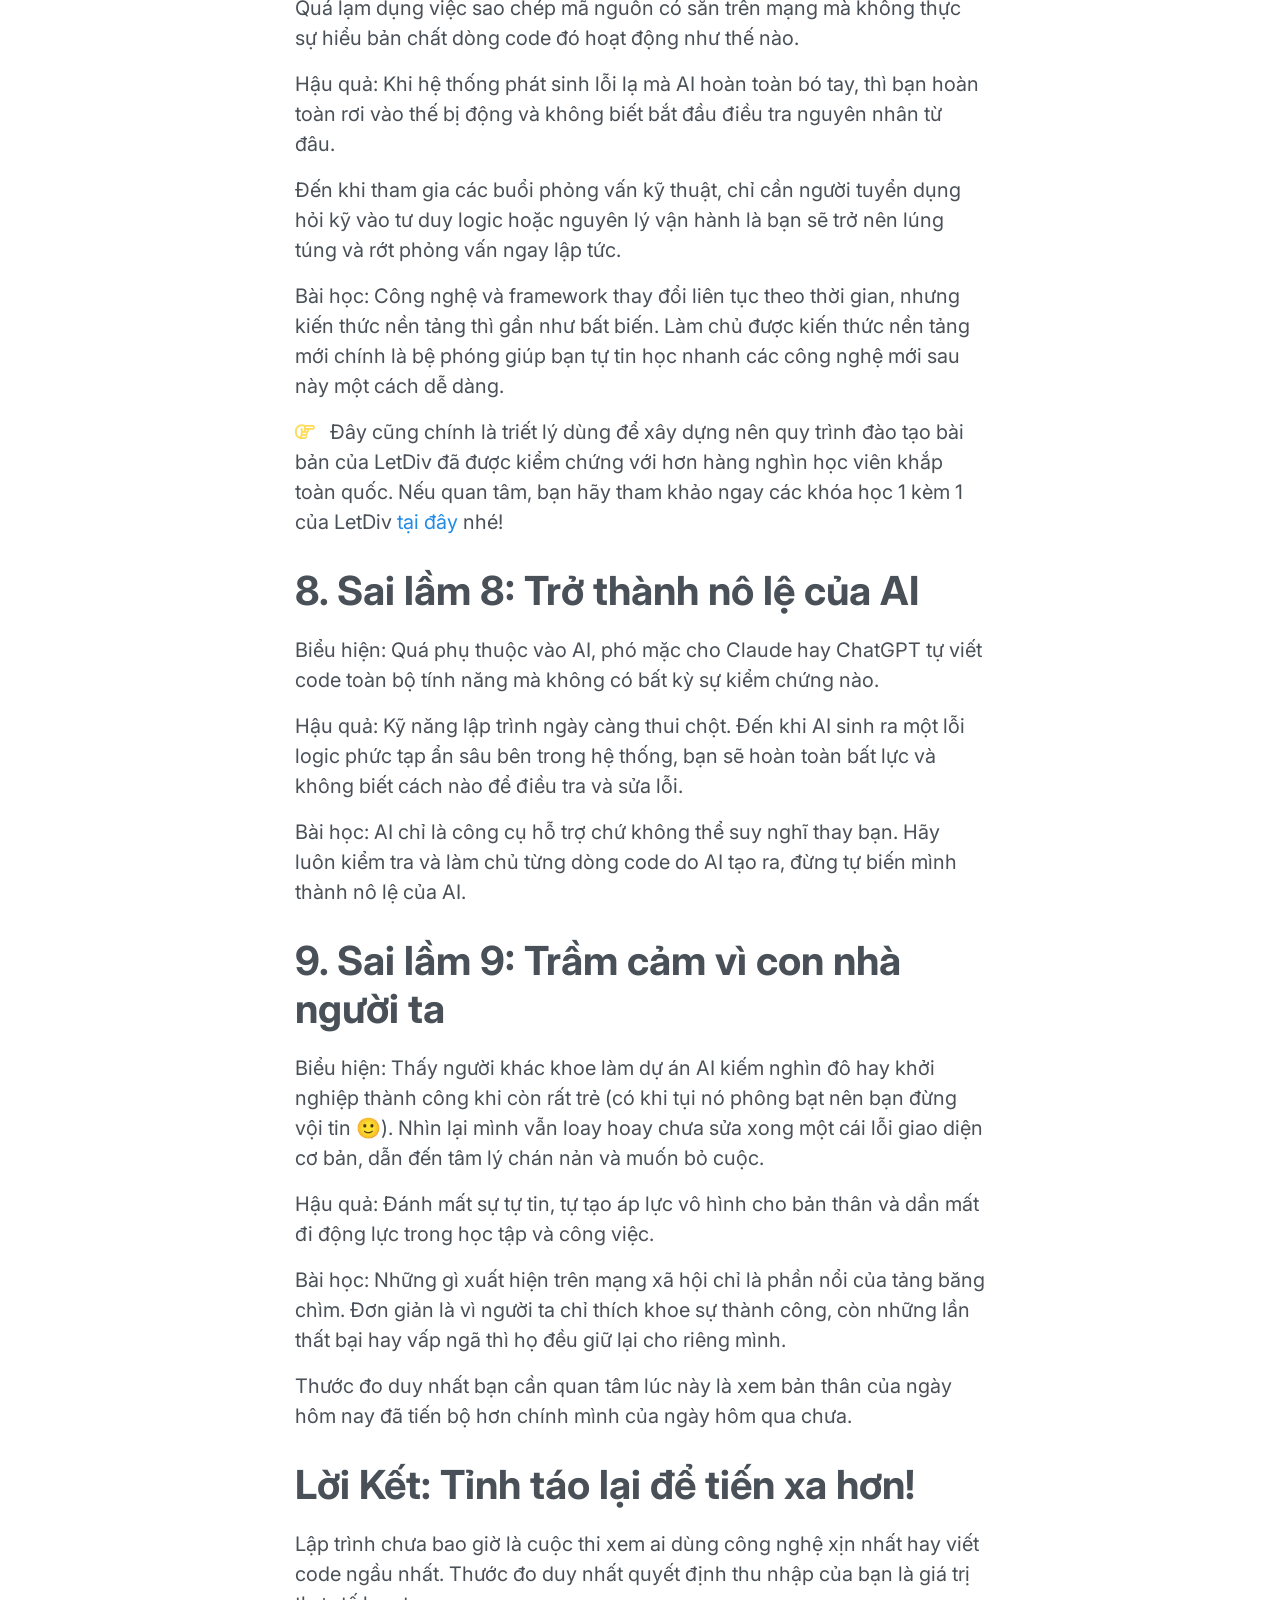
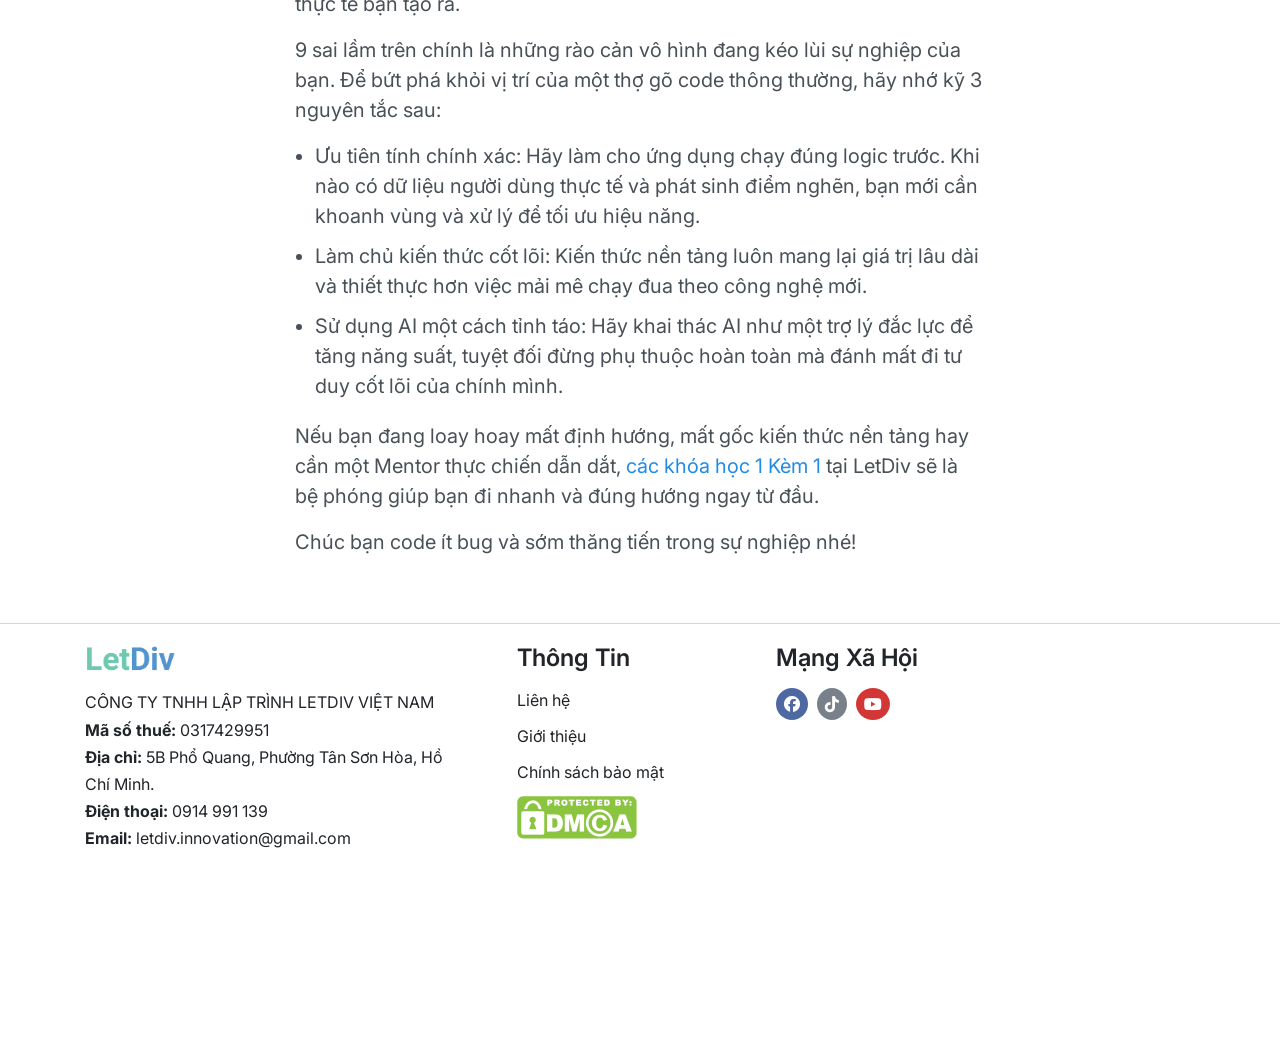
<file: articles/9-sai-lam.html>
<!doctype html>
<html lang="vi">
  <head>
    <meta charset="UTF-8" />
    <meta name="viewport" content="width=device-width, initial-scale=1.0" />
    <title>
      Trời ơi! Đừng có đọc hết cuốn Clean Code dày cộm đó nữa! Dùng 3 nguyên tắc
      này là đủ - LetDiv
    </title>
    <link rel="icon" href="/assets/images/icon-logo-cropped.png" />
    <link
      rel="stylesheet"
      href="https://cdnjs.cloudflare.com/ajax/libs/font-awesome/6.3.0/css/all.min.css"
      integrity="sha512-SzlrxWUlpfuzQ+pcUCosxcglQRNAq/DZjVsC0lE40xsADsfeQoEypE+enwcOiGjk/bSuGGKHEyjSoQ1zVisanQ=="
      crossorigin="anonymous"
      referrerpolicy="no-referrer"
    />
    <!-- Bootstrap CSS -->
    <link rel="stylesheet" href="/assets/bootstrap/bootstrap.min.css" />
    <link rel="stylesheet" href="/assets/css/base.css" />
    <link rel="stylesheet" href="/assets/css/header.css" />
    <link rel="stylesheet" href="/assets/css/footer.css" />
    <link rel="stylesheet" href="css/news-details.css" />
  </head>
  <body>
    <!-- header -->
    <header class="header">
      <div class="container">
        <div class="inner-wrap">
          <div class="header-logo">
            <a href="/index.html"
              ><img src="/assets/images/LetDiv.webp" alt="logo"
            /></a>
          </div>
          <div class="header-navbar">
            <div class="navbar-menu">
              <ul>
                <li><a href="/index.html">Trang Chủ</a></li>
                <li><a href="/courses/course.html">Khóa Học</a></li>
                <li><a href="/articles/news.html">Tin Tức</a></li>
                <li><a href="/about/introduce.html">Giới Thiệu</a></li>
              </ul>
              <div class="inner-btn">
                <!-- Button trigger modal -->
                <button
                  type="button"
                  class="btn btn-primary button"
                  data-toggle="modal"
                  data-target="#exampleModal"
                >
                  Tư Vấn Ngay
                </button>
              </div>
            </div>
          </div>
          <div class="header-action">
            <div class="action">
              <div class="cart-shop">
                <a href=""><i class="fa-solid fa-cart-shopping"></i></a>
              </div>
              <!-- Button trigger modal -->
              <div class="login">
                <button
                  type="button"
                  class="btn"
                  data-toggle="modal"
                  data-target="#loginModal"
                >
                  <i class="fa-solid fa-user"></i>
                </button>
              </div>
              <div class="navbar-icon"><i class="fa-solid fa-bars"></i></div>
            </div>
          </div>
        </div>
      </div>
    </header>
    <div class="header-modal">
      <!-- Modal -->
      <div
        class="modal fade"
        id="exampleModal"
        tabindex="-1"
        aria-labelledby="exampleModalLabel"
        aria-hidden="true"
      >
        <div class="modal-dialog modal-dialog-centered">
          <div class="modal-content">
            <div class="modal-header">
              <h5 class="modal-title" id="exampleModalLabel">Liên hệ</h5>
              <div class="btn-close">
                <button
                  type="button"
                  class="close"
                  data-dismiss="modal"
                  aria-label="Close"
                >
                  <span aria-hidden="true">&times;</span>
                </button>
              </div>
            </div>
            <div class="modal-body">
              <div class="btn-contact">
                <button
                  class="button-change-color"
                  onclick="
                    window.open('https://zalo.me/2219221277314619603', '_blank')
                  "
                >
                  Nhắn tin Zalo OA
                </button>
                <button
                  class="button-change-color"
                  onclick="
                    window.open(
                      'https://www.facebook.com/letdiv.innovation',
                      '_blank',
                    )
                  "
                >
                  Nhắn tin Facebook
                </button>
              </div>
            </div>
          </div>
        </div>
      </div>
    </div>
    <!-- login Modal -->
    <div class="login-modal">
      <!-- Modal -->
      <div
        class="modal fade"
        id="loginModal"
        tabindex="-1"
        aria-labelledby="loginModalLabel"
        aria-hidden="true"
      >
        <div class="modal-dialog modal-dialog-centered">
          <div class="modal-content">
            <div class="modal-header">
              <h5 class="modal-title" id="loginModalLabel">Đăng Nhập</h5>
              <div class="btn-close">
                <button
                  type="button"
                  class="close"
                  data-dismiss="modal"
                  aria-label="Close"
                >
                  <span aria-hidden="true">&times;</span>
                </button>
              </div>
            </div>
            <div class="modal-body">
              <form action="" method="post">
                <div class="form-group">
                  <label for="exampleInputText1" class="label"
                    >Tài khoản <span style="color: red">*</span></label
                  >
                  <span class="icon"><i class="fa-solid fa-user"></i></span>
                  <input
                    type="text"
                    class="form-control"
                    id="exampleInputText1"
                    aria-describedby="textHelp"
                    placeholder="Ví dụ: nguyenvana"
                  />
                </div>
                <div class="form-group">
                  <label for="exampleInputPassword1" class="label"
                    >Mật khẩu <span style="color: red">*</span></label
                  >
                  <span class="icon"><i class="fa-solid fa-lock"></i></span>
                  <input
                    type="password"
                    class="form-control"
                    id="exampleInputPassword1"
                  />
                </div>
                <button class="button-change-color">Đăng nhập</button>
              </form>
              <div class="forgot-pass">
                <a href="/auth/forgot-password.html">Quên mật khẩu ?</a>
              </div>
              <div class="register text-center">
                Bạn chưa có tài khoản?
                <a href="/auth/register.html">Đăng ký ngay</a>
              </div>
            </div>
          </div>
        </div>
      </div>
    </div>
    <!-- login Modal end-->

    <!-- header end -->

    <!-- section-one -->
    <div class="section-one">
      <div class="container">
        <div class="inner-wrap">
          <div class="inner-title">
            <h1 class="title">
              Trời ơi! Đừng có đọc hết cuốn Clean Code dày cộm đó nữa! Dùng 3
              nguyên tắc này là đủ
            </h1>
          </div>
          <div class="inner-image">
            <img
              src="/assets/images/anh-bia-9-sai-lam-pha-nat-su-nghiep-dev-1024x640.webp"
              alt=""
            />
          </div>
          <div class="inner-content">
            <p>
              Ngưng ảo tưởng rằng cứ ngồi lỳ trong công ty 5 năm, 10 năm thì
              trình độ sẽ tự nhiên giỏi lên, rồi đến một ngày đẹp trời bạn sẽ
              nghiễm nhiên trở thành Senior hay Leader.
            </p>
            <p>Đừng có mơ! Không bao giờ có chuyện đó đâu!</p>
            <p>
              Sự thật mất lòng: Trong ngành lập trình, chưa bao giờ có khái niệm
              ‘sống lâu lên lão làng’.
            </p>
            <p>
              Rất nhiều người ngoài kia mang tiếng đi làm 5-10 năm, nhưng tư duy
              và kỹ năng lại mãi mắc kẹt ở vị trí Junior hoặc Mid, vĩnh viễn
              không thể nào vươn tới được các vị trí cấp cao hơn.
            </p>
            <p>
              Bạn nên ghi nhớ rằng: Không một công ty nào trả lương cao chỉ vì
              bạn có nhiều năm đi làm. Thứ duy nhất quyết định thu nhập của bạn
              chính là giá trị thực tế bạn mang lại cho doanh nghiệp.
            </p>
            <p>
              Nhưng tại sao bạn cày cuốc bục mặt ra mà sự nghiệp vẫn mãi lẹt đẹt
              giậm chân tại chỗ?
            </p>
            <p>
              Nguyên nhân không phải vì bạn kém cỏi thiếu năng lực, mà vì bạn
              đang mắc kẹt trong những cái bẫy do chính mình tạo ra.
            </p>
            <p>
              Sau đây là 9 sai lầm chí mạng đang âm thầm phá nát sự nghiệp của
              bạn. Đây là những bài học xương máu mà bạn nhất định phải lưu lại
              và nhớ kỹ để cứu lấy sự nghiệp của mình trước khi quá muộn!
            </p>
            <h2 class="heading">1. Sai lầm 1: Cuồng công nghệ mới mù quáng</h2>
            <div class="image">
              <img
                src="/assets/images/cuong-cong-nghe-moi-768x576.webp"
                alt=""
              />
            </div>
            <p>
              Biểu hiện: Bạn vừa thấy một công nghệ hay framework mới nổi là lập
              tức cuống cuồng chạy theo, bất chấp lãng phí đống thời gian cày
              cuốc để học dù nó chưa từng được kiểm chứng ở bất kỳ dự án thực tế
              nào.
            </p>
            <p>
              Tệ hại hơn, bạn bắt đầu chê bai công nghệ hiện tại của công ty là
              đồ cổ lỗi thời. Lúc nào cũng viện cớ đòi đập bỏ hệ thống đang chạy
              cực kỳ ổn định để viết lại bằng công nghệ mới chỉ để… thỏa mãn cái
              tôi cá nhân.
            </p>
            <p>
              Thực tế phũ phàng: Nhồi nhét công nghệ mới chưa được kiểm chứng
              vào dự án là tự đào hố chôn mình với những lỗi tiềm ẩn vô cùng
              nguy hiểm.
            </p>
            <p>
              Đừng quên, vô số hệ thống lớn ngoài kia vẫn đang vận hành trơn tru
              dựa trên các nền tảng lâu năm như JavaScript, Java, .NET hay PHP.
            </p>
            <p>
              Bài học: Ngừng đu trend mù quáng. Hãy chờ ít nhất 1 năm để cộng
              đồng và thị trường kiểm chứng độ ổn định của công nghệ mới. Đừng
              lãng phí hàng trăm giờ cày cuốc để rồi cay đắng nhìn nó bị khai tử
              ngay năm sau!
            </p>
            <h2 class="heading">
              2. Sai lầm 2: Tôn sùng Clean Code và nguyên tắc DRY một cách thái
              quá
            </h2>
            <p>
              Biểu hiện: Bạn bị ám ảnh thái quá về việc code luôn phải “sạch”.
              Thấy hai đoạn code hơi giống nhau là lập tức tìm cách gộp chung
              lại theo nguyên tắc DRY (Don’t Repeat Yourself).
            </p>
            <p>
              Thực tế, bạn đang tự làm phức tạp hóa hệ thống bằng hàng tá tầng
              lớp trung gian không cần thiết chỉ để tái sử dụng một đoạn xử lý
              rất nhỏ.
            </p>
            <p>
              Hậu quả: Dự án từ đơn giản biến thành một cấu trúc cồng kềnh phức
              tạp. Tháng sau nhìn lại, đến bạn cũng phải e ngại khi cần chỉnh
              sửa.
            </p>
            <p>
              Bài học: Hãy áp dụng RUG (Repeat Until Good): Đừng sợ code bị
              trùng lặp, cứ viết code bình thường đi. Chỉ khi nào bạn phải
              copy-paste tới lần thứ 3 hoặc thứ 4 và bắt đầu thấy khó quản lý,
              thì đó mới là lúc cần thiết để gom chúng lại thành một hàm chung.
            </p>
            <h2 class="heading">
              3. Sai lầm 3: Thích viết code tỏ ra “thông minh”
            </h2>
            <p>
              Biểu hiện: Cố tình viết code theo kiểu siêu ngắn như mấy cao thủ
              trên LeetCode, biến những logic tính toán bình thường thành một
              dòng code dài loằng ngoằng, khó đọc, chỉ để tỏ ra mình là người
              trình độ cao.
            </p>
            <p>
              Hậu quả: Gây khó khăn cho đồng nghiệp khi đọc hiểu code, đồng thời
              trở thành gánh nặng cho cả team lẫn chính bạn mỗi khi hệ thống
              phát sinh lỗi cần xử lý gấp.
            </p>
            <p>
              Bài học: Code trước hết phải để con người đọc được. Trừ khi gặp
              những trường hợp đặc biệt thì mới cần tối ưu, đừng cố viết code tỏ
              ra “thông minh”.
            </p>
            <p>
              Hãy viết sao cho ai nhìn vào cũng dễ hiểu ngay, đó mới là giá trị
              thực sự của những dòng code chất lượng.
            </p>
            <h2 class="heading">4. Sai lầm 4: Công nghệ của tôi là NHẤT</h2>
            <div class="image">
              <img
                src="/assets/images/tranh-cai-cong-nghe-nao-tot-nhat-768x576.webp"
                alt=""
              />
            </div>
            <p>
              Biểu hiện: Luôn xem ngôn ngữ hoặc framework mình dùng là số một,
              không tôn trọng và hạ thấp sự lựa chọn của những đồng nghiệp xung
              quanh.
            </p>
            <p>
              Hậu quả: Khiến tư duy bị thu hẹp, trở nên bảo thủ, rập khuôn và
              đánh mất khả năng thích nghi trước sự thay đổi liên tục của công
              nghệ.
            </p>
            <p>
              Bài học: Mọi công nghệ đều có ưu và nhược điểm riêng. Một lập
              trình viên giỏi là người biết lựa chọn và kết hợp linh hoạt các
              công nghệ để giải quyết tốt nhất bài toán thực tế, chứ không phải
              người tốn thời gian vào những cuộc tranh luận vô bổ để phân định
              thắng thua xem công nghệ nào là số một.
            </p>
            <p>
              <i class="fa-regular fa-hand-point-right"></i> Chắc chắn không có
              công nghệ nào là tốt nhất. Nhưng hình thức học 1 Kèm 1 luôn là
              hình thức giúp bạn tiếp thu tốt nhất khi học lập trình. Tham khảo
              ngay các khóa học 1 kèm 1
              <a href="/courses/course.html">tại đây</a> nhé!
            </p>
            <h2 class="heading">5. Sai lầm 5: Căn bệnh phức tạp hóa vấn đề</h2>
            <p>
              Biểu hiện: Cố tình áp dụng các kiến trúc phức tạp cỡ
              Microservices, Kafka, hay Kubernetes vào dự án quy mô nhỏ, chỉ để
              thỏa mãn mong muốn có một hệ thống hoành tráng giống hệt các tập
              đoàn công nghệ lớn.
            </p>
            <p>
              Hậu quả: Mất cả tháng trời chỉ để thiết lập hạ tầng cồng kềnh
              khiến bạn cạn kiệt sức lực. Cuối cùng, dự án đành phải bỏ dở giữa
              chừng khi mà ngay cả tính năng Đăng nhập cũng chưa viết xong.
            </p>
            <p>
              Bài học: Shopee hay Amazon dùng kiến trúc phức tạp vì hệ thống của
              họ phục vụ hàng triệu người. Ứng dụng của bạn quy mô nhỏ, nhu cầu
              chưa cao, thì cứ chọn kiến trúc nguyên khối (Monolith) cho đơn
              giản. Cách này vừa tiết kiệm chi phí, lại đỡ đau đầu khi bảo trì.
            </p>
            <h2 class="heading">6. Sai lầm 6: Tôi phải tối ưu 100% mã nguồn</h2>
            <p>
              Biểu hiện: Bạn cố sống cố chết tối ưu từng mili-giây cho một chức
              năng xuất báo cáo mà cả năm chỉ dùng một lần bởi một người dùng
              duy nhất…
            </p>
            <p>
              Hậu quả: Tự gây lãng phí thời gian và sức lực vào những chức năng
              không cần thiết phải tối ưu. Việc này sẽ vô tình làm chậm tiến độ
              chung của cả dự án.
            </p>
            <p>
              Bài học: Nguyên tắc là cứ ưu tiên cho ứng dụng chạy đúng đã. Sau
              này, nếu có phát sinh điểm nghẽn (bottleneck) ở chỗ nào, thì lúc
              đó bạn mới tập trung khoanh vùng và xử lý chỗ đó.
            </p>
            <h2 class="heading">
              7. Sai lầm 7: Xem nhẹ các kiến thức nền tảng
            </h2>
            <div class="image">
              <img
                src="/assets/images/xem-nhe-kien-thuc-nen-tang-lap-trinh-768x576.webp"
                alt=""
              />
            </div>
            <p>
              Biểu hiện: Nôn nóng chạy theo các công nghệ hot trend như AI hay
              các framework phức tạp, nhưng lại thiếu hụt các kiến thức cơ bản
              về biến, vòng lặp hay thuật toán và cấu trúc dữ liệu.
            </p>
            <p>
              Quá lạm dụng việc sao chép mã nguồn có sẵn trên mạng mà không thực
              sự hiểu bản chất dòng code đó hoạt động như thế nào.
            </p>
            <p>
              Hậu quả: Khi hệ thống phát sinh lỗi lạ mà AI hoàn toàn bó tay, thì
              bạn hoàn toàn rơi vào thế bị động và không biết bắt đầu điều tra
              nguyên nhân từ đâu.
            </p>
            <p>
              Đến khi tham gia các buổi phỏng vấn kỹ thuật, chỉ cần người tuyển
              dụng hỏi kỹ vào tư duy logic hoặc nguyên lý vận hành là bạn sẽ trở
              nên lúng túng và rớt phỏng vấn ngay lập tức.
            </p>
            <p>
              Bài học: Công nghệ và framework thay đổi liên tục theo thời gian,
              nhưng kiến thức nền tảng thì gần như bất biến. Làm chủ được kiến
              thức nền tảng mới chính là bệ phóng giúp bạn tự tin học nhanh các
              công nghệ mới sau này một cách dễ dàng.
            </p>
            <p>
              <i class="fa-regular fa-hand-point-right"></i> Đây cũng chính là
              triết lý dùng để xây dựng nên quy trình đào tạo bài bản của LetDiv
              đã được kiểm chứng với hơn hàng nghìn học viên khắp toàn quốc. Nếu
              quan tâm, bạn hãy tham khảo ngay các khóa học 1 kèm 1 của LetDiv
              <a href="/courses/course.html">tại đây</a> nhé!
            </p>
            <h2 class="heading">8. Sai lầm 8: Trở thành nô lệ của AI</h2>
            <p>
              Biểu hiện: Quá phụ thuộc vào AI, phó mặc cho Claude hay ChatGPT tự
              viết code toàn bộ tính năng mà không có bất kỳ sự kiểm chứng nào.
            </p>
            <p>
              Hậu quả: Kỹ năng lập trình ngày càng thui chột. Đến khi AI sinh ra
              một lỗi logic phức tạp ẩn sâu bên trong hệ thống, bạn sẽ hoàn toàn
              bất lực và không biết cách nào để điều tra và sửa lỗi.
            </p>
            <p>
              Bài học: AI chỉ là công cụ hỗ trợ chứ không thể suy nghĩ thay bạn.
              Hãy luôn kiểm tra và làm chủ từng dòng code do AI tạo ra, đừng tự
              biến mình thành nô lệ của AI.
            </p>
            <h2 class="heading">9. Sai lầm 9: Trầm cảm vì con nhà người ta</h2>
            <p>
              Biểu hiện: Thấy người khác khoe làm dự án AI kiếm nghìn đô hay
              khởi nghiệp thành công khi còn rất trẻ (có khi tụi nó phông bạt
              nên bạn đừng vội tin 🙂). Nhìn lại mình vẫn loay hoay chưa sửa
              xong một cái lỗi giao diện cơ bản, dẫn đến tâm lý chán nản và muốn
              bỏ cuộc.
            </p>
            <p>
              Hậu quả: Đánh mất sự tự tin, tự tạo áp lực vô hình cho bản thân và
              dần mất đi động lực trong học tập và công việc.
            </p>
            <p>
              Bài học: Những gì xuất hiện trên mạng xã hội chỉ là phần nổi của
              tảng băng chìm. Đơn giản là vì người ta chỉ thích khoe sự thành
              công, còn những lần thất bại hay vấp ngã thì họ đều giữ lại cho
              riêng mình.
            </p>
            <p>
              Thước đo duy nhất bạn cần quan tâm lúc này là xem bản thân của
              ngày hôm nay đã tiến bộ hơn chính mình của ngày hôm qua chưa.
            </p>
            <h2 class="heading">Lời Kết: Tỉnh táo lại để tiến xa hơn!</h2>
            <p>
              Lập trình chưa bao giờ là cuộc thi xem ai dùng công nghệ xịn nhất
              hay viết code ngầu nhất. Thước đo duy nhất quyết định thu nhập của
              bạn là giá trị thực tế bạn tạo ra.
            </p>
            <p>
              9 sai lầm trên chính là những rào cản vô hình đang kéo lùi sự
              nghiệp của bạn. Để bứt phá khỏi vị trí của một thợ gõ code thông
              thường, hãy nhớ kỹ 3 nguyên tắc sau:
            </p>
            <ul>
              <li>
                Ưu tiên tính chính xác: Hãy làm cho ứng dụng chạy đúng logic
                trước. Khi nào có dữ liệu người dùng thực tế và phát sinh điểm
                nghẽn, bạn mới cần khoanh vùng và xử lý để tối ưu hiệu năng.
              </li>
              <li>
                Làm chủ kiến thức cốt lõi: Kiến thức nền tảng luôn mang lại giá
                trị lâu dài và thiết thực hơn việc mải mê chạy đua theo công
                nghệ mới.
              </li>
              <li>
                Sử dụng AI một cách tỉnh táo: Hãy khai thác AI như một trợ lý
                đắc lực để tăng năng suất, tuyệt đối đừng phụ thuộc hoàn toàn mà
                đánh mất đi tư duy cốt lõi của chính mình.
              </li>
            </ul>
            <p>
              Nếu bạn đang loay hoay mất định hướng, mất gốc kiến thức nền tảng
              hay cần một Mentor thực chiến dẫn dắt,
              <a href="/courses/course.html">các khóa học 1 Kèm 1</a> tại LetDiv
              sẽ là bệ phóng giúp bạn đi nhanh và đúng hướng ngay từ đầu.
            </p>
            <p>Chúc bạn code ít bug và sớm thăng tiến trong sự nghiệp nhé!</p>
          </div>
        </div>
      </div>
    </div>
    <!-- section-one end -->

    <!-- footer -->
    <footer class="footer">
      <div class="container">
        <div class="inner-wrap">
          <div class="inner-addres">
            <div class="img">
              <a href=""><img src="/assets/images/LetDiv.webp" alt="" /></a>
              <p class="content">
                CÔNG TY TNHH LẬP TRÌNH LETDIV VIỆT NAM <br />
                <strong>Mã số thuế:</strong> 0317429951 <br /><strong
                  >Địa chỉ:</strong
                >
                5B Phổ Quang, Phường Tân Sơn Hòa, Hồ Chí Minh. <br /><strong
                  >Điện thoại:</strong
                >
                0914 991 139 <br />
                <strong>Email:</strong> letdiv.innovation@gmail.com
              </p>
            </div>
          </div>
          <div class="inner-info">
            <h3>Thông Tin</h3>
            <p><a href="/contact/contact.html">Liên hệ</a></p>
            <p><a href="/about/introduce.html">Giới thiệu</a></p>
            <p><a href="/policies/policy.html">Chính sách bảo mật</a></p>
            <div class="img">
              <a
                href="https://www.dmca.com/Protection/Status.aspx?ID=5ed68dec-8566-4fcf-b1d7-70668621b032&refurl=https://letdiv.com/"
                target="_blank"
                ><img src="/assets/images/DMCA_logo-grn-btn120w.png" alt=""
              /></a>
            </div>
          </div>
          <div class="inner-social">
            <h3>Mạng Xã Hội</h3>
            <div class="icon">
              <a
                href="https://www.facebook.com/letdiv.innovation"
                target="_blank"
                ><i class="fa-brands fa-facebook"></i
              ></a>
              <a href="https://www.tiktok.com/@letdiv" target="_blank"
                ><i class="fa-brands fa-tiktok"></i
              ></a>
              <a href="https://www.youtube.com/@letdiv" target="_blank"
                ><i class="fa-brands fa-youtube"></i
              ></a>
            </div>
            <iframe
              src="https://www.google.com/maps/embed?pb=!1m14!1m8!1m3!1d31352.53490692094!2d106.66647100000002!3d10.806191000000002!3m2!1i1024!2i768!4f13.1!3m3!1m2!1s0x3174d7e2e9c2d4b1%3A0xa1e7de28f1b06563!2zQ8O0bmcgVHkgVE5ISCBM4bqtcCBUcsOsbmggTGV0RGl2!5e0!3m2!1sen!2sus!4v1789548029411!5m2!1sen!2sus"
              width="100%"
              height="300"
              style="border: 0"
              allowfullscreen=""
              loading="lazy"
              referrerpolicy="strict-origin-when-cross-origin"
            ></iframe>
          </div>
        </div>
      </div>
    </footer>
    <!-- footer end -->
    <!-- Option 1: jQuery and Bootstrap Bundle (includes Popper) -->
    <script src="/assets/bootstrap/jquery.slim.min.js"></script>
    <script src="/assets/bootstrap/bootstrap.bundle.min.js"></script>
    <script src="js/format-code.js"></script>
    <script src="/assets/js/header-auth.js"></script>
  </body>
</html>
</file>
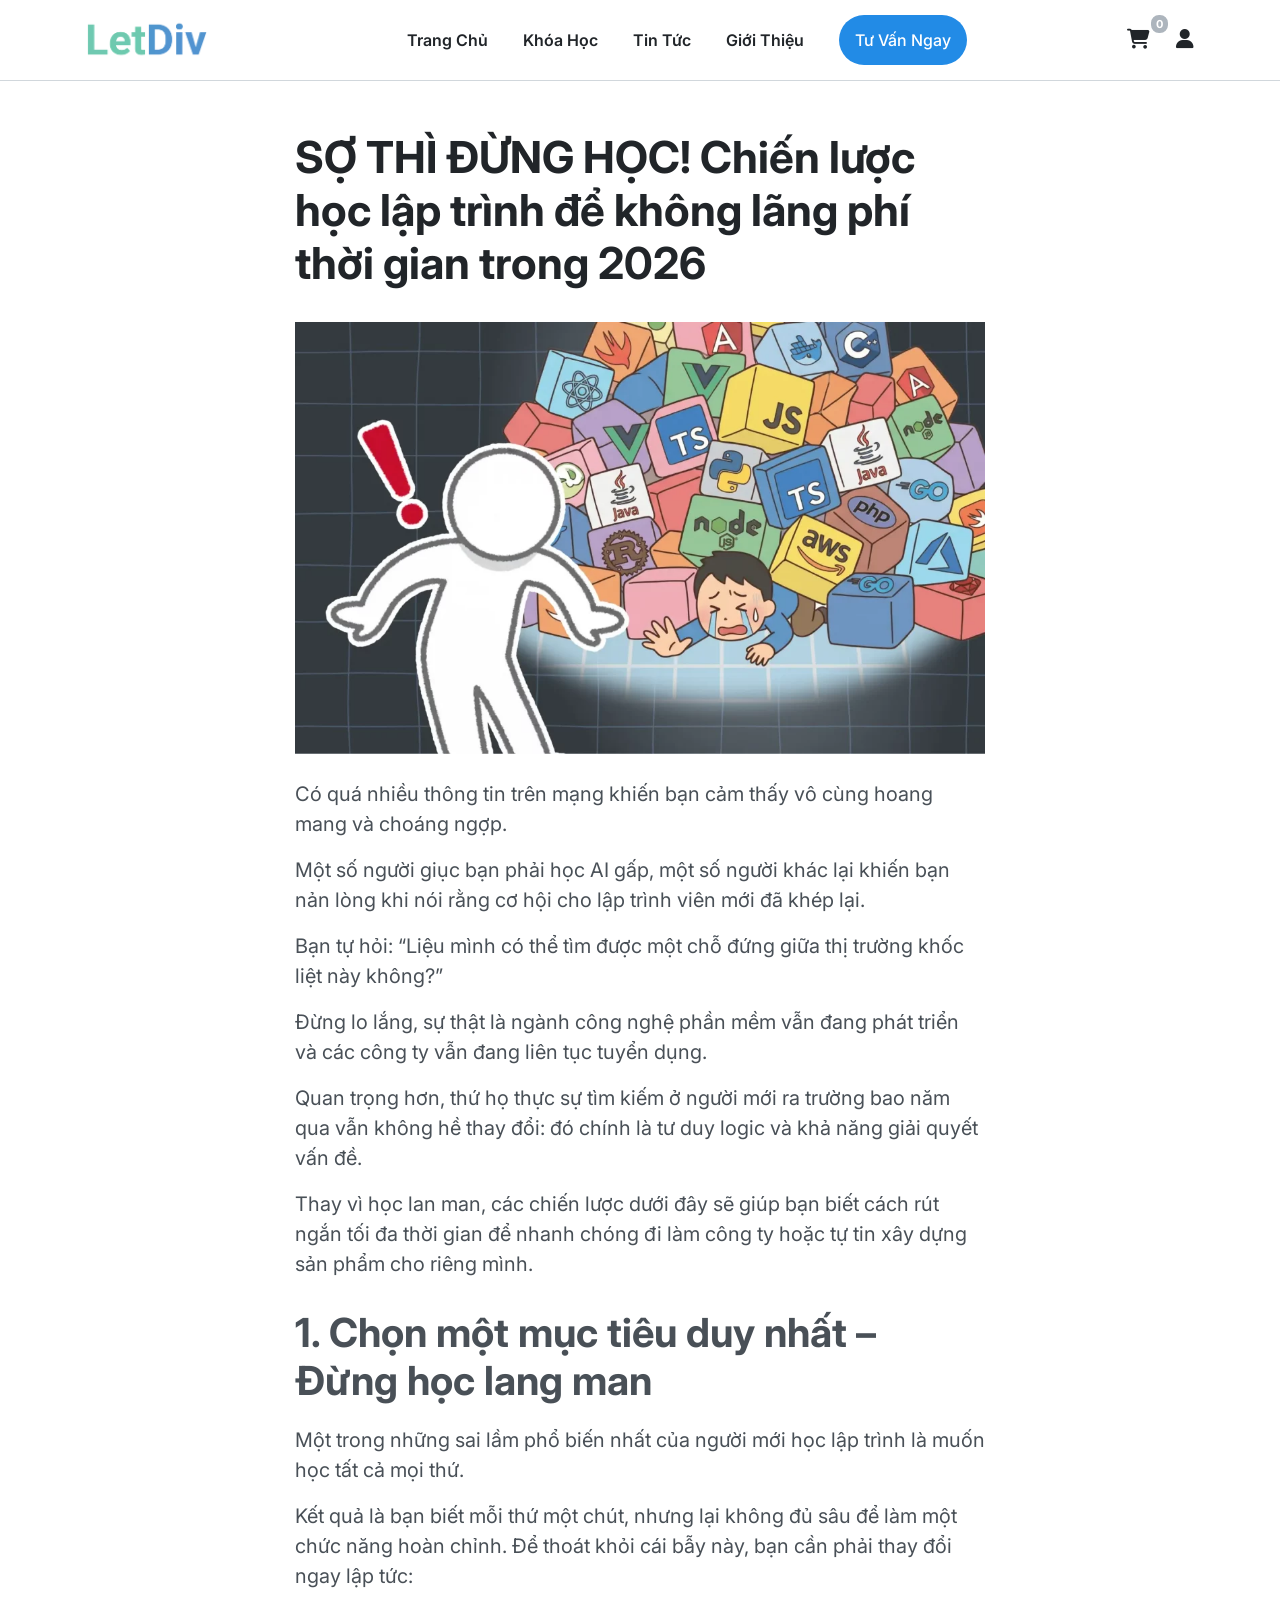
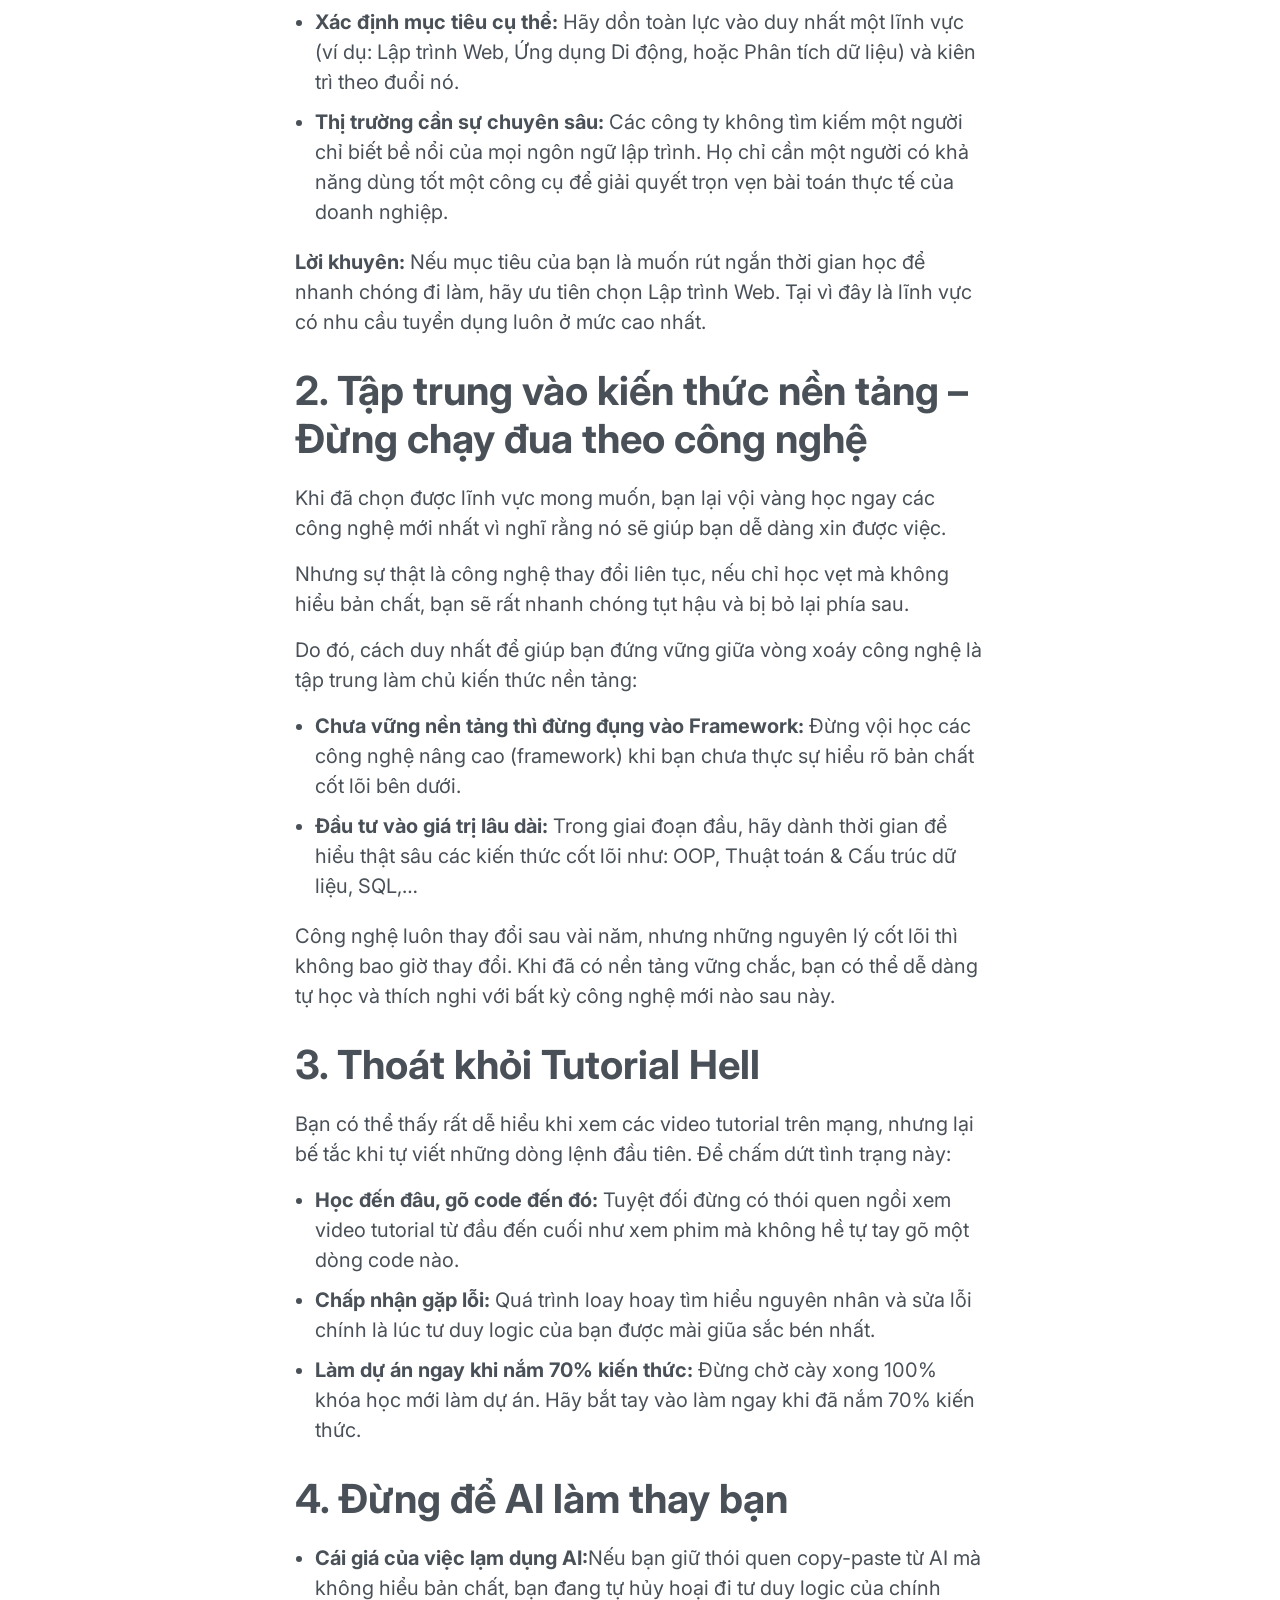
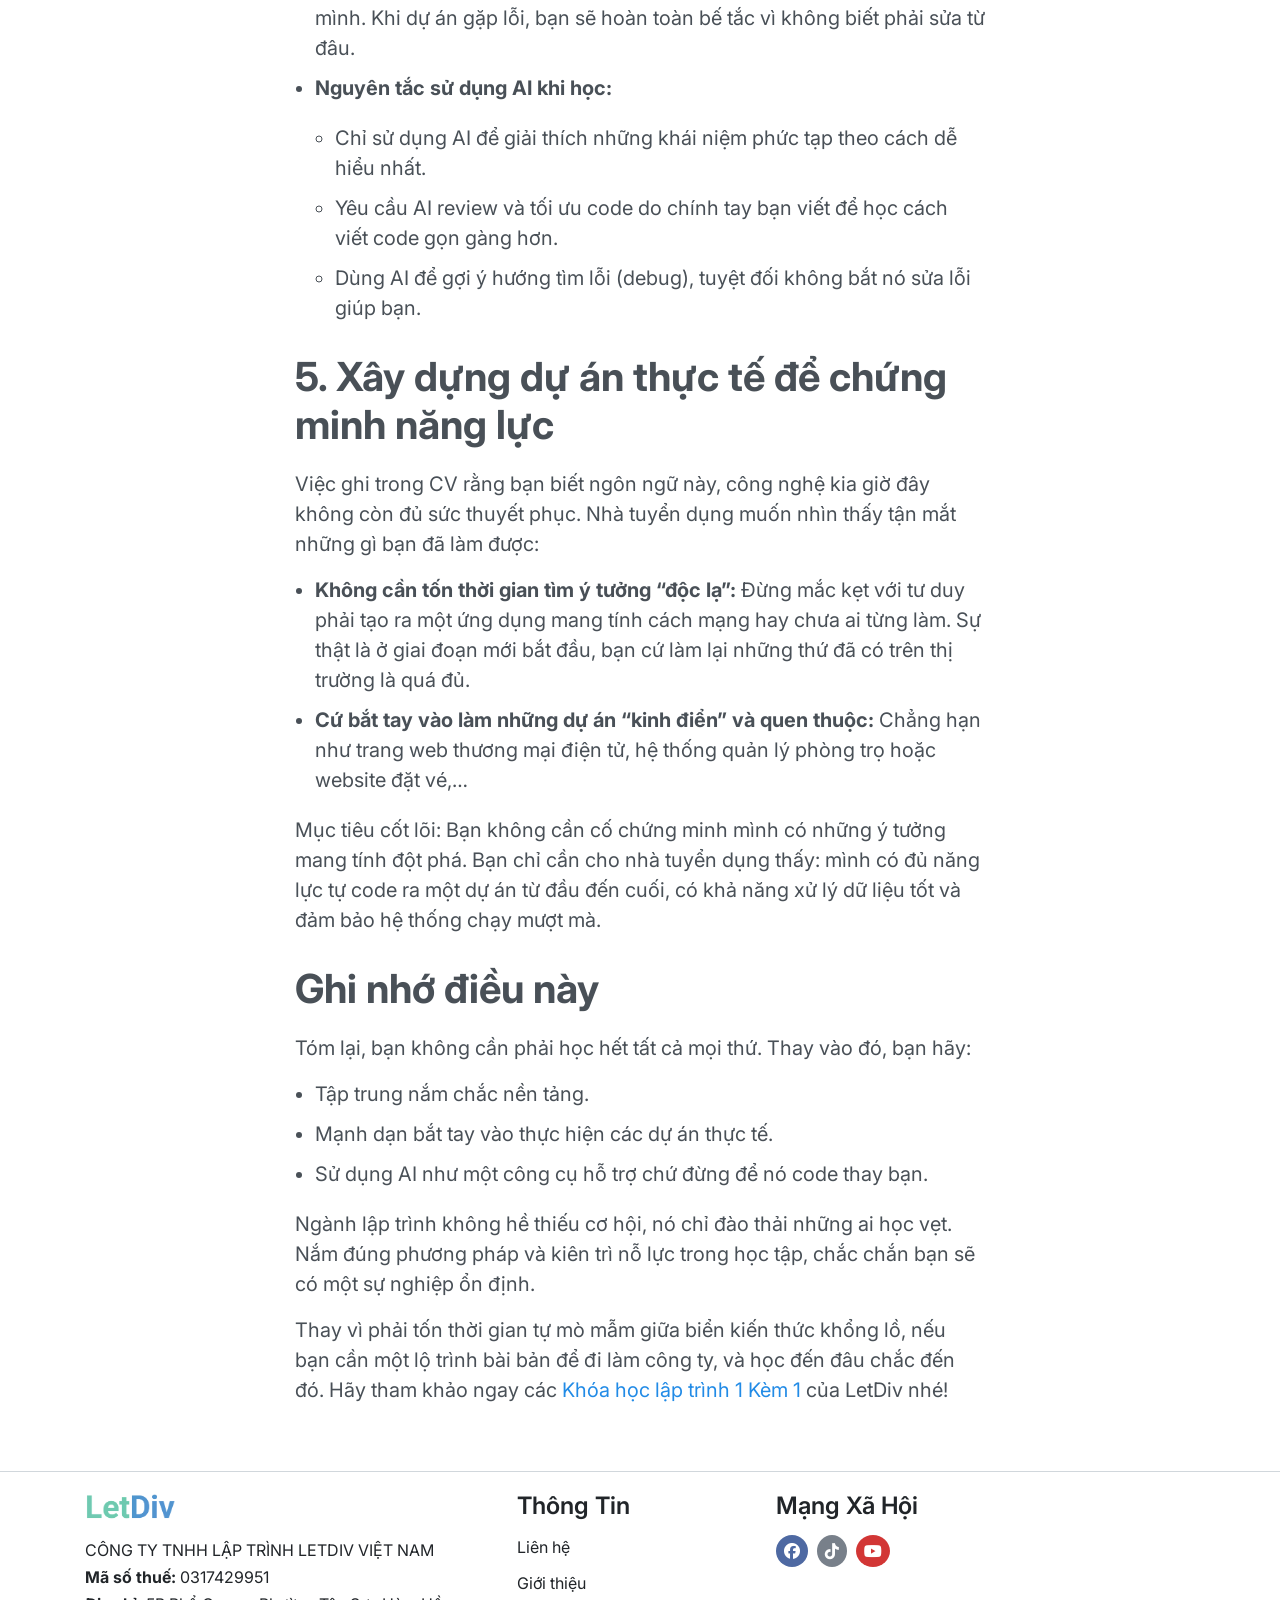
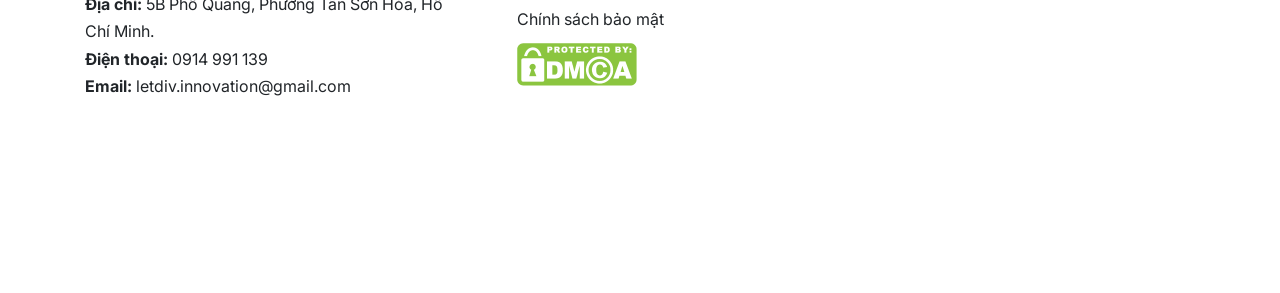
<file: articles/chien-luoc-lap-trinh.html>
<!doctype html>
<html lang="vi">
  <head>
    <meta charset="UTF-8" />
    <meta name="viewport" content="width=device-width, initial-scale=1.0" />
    <title>
      SỢ THÌ ĐỪNG HỌC! Chiến lược học lập trình để không lãng phí thời gian
      trong 2026 - LetDiv
    </title>
    <link rel="icon" href="/assets/images/icon-logo-cropped.png" />
    <link
      rel="stylesheet"
      href="https://cdnjs.cloudflare.com/ajax/libs/font-awesome/6.3.0/css/all.min.css"
      integrity="sha512-SzlrxWUlpfuzQ+pcUCosxcglQRNAq/DZjVsC0lE40xsADsfeQoEypE+enwcOiGjk/bSuGGKHEyjSoQ1zVisanQ=="
      crossorigin="anonymous"
      referrerpolicy="no-referrer"
    />
    <!-- Bootstrap CSS -->
    <link rel="stylesheet" href="/assets/bootstrap/bootstrap.min.css" />
    <link rel="stylesheet" href="/assets/css/base.css" />
    <link rel="stylesheet" href="/assets/css/header.css" />
    <link rel="stylesheet" href="/assets/css/footer.css" />
    <link rel="stylesheet" href="css/news-details.css" />
  </head>
  <body>
    <!-- header -->
    <header class="header">
      <div class="container">
        <div class="inner-wrap">
          <div class="header-logo">
            <a href="/index.html"
              ><img src="/assets/images/LetDiv.webp" alt="logo"
            /></a>
          </div>
          <div class="header-navbar">
            <div class="navbar-menu">
              <ul>
                <li><a href="/index.html">Trang Chủ</a></li>
                <li><a href="/courses/course.html">Khóa Học</a></li>
                <li><a href="/articles/news.html">Tin Tức</a></li>
                <li><a href="/about/introduce.html">Giới Thiệu</a></li>
              </ul>
              <div class="inner-btn">
                <!-- Button trigger modal -->
                <button
                  type="button"
                  class="btn btn-primary button"
                  data-toggle="modal"
                  data-target="#exampleModal"
                >
                  Tư Vấn Ngay
                </button>
              </div>
            </div>
          </div>
          <div class="header-action">
            <div class="action">
              <div class="cart-shop">
                <a href=""><i class="fa-solid fa-cart-shopping"></i></a>
              </div>
              <!-- Button trigger modal -->
              <div class="login">
                <button
                  type="button"
                  class="btn"
                  data-toggle="modal"
                  data-target="#loginModal"
                >
                  <i class="fa-solid fa-user"></i>
                </button>
              </div>
              <div class="navbar-icon"><i class="fa-solid fa-bars"></i></div>
            </div>
          </div>
        </div>
      </div>
    </header>
    <div class="header-modal">
      <!-- Modal -->
      <div
        class="modal fade"
        id="exampleModal"
        tabindex="-1"
        aria-labelledby="exampleModalLabel"
        aria-hidden="true"
      >
        <div class="modal-dialog modal-dialog-centered">
          <div class="modal-content">
            <div class="modal-header">
              <h5 class="modal-title" id="exampleModalLabel">Liên hệ</h5>
              <div class="btn-close">
                <button
                  type="button"
                  class="close"
                  data-dismiss="modal"
                  aria-label="Close"
                >
                  <span aria-hidden="true">&times;</span>
                </button>
              </div>
            </div>
            <div class="modal-body">
              <div class="btn-contact">
                <button
                  class="button-change-color"
                  onclick="
                    window.open('https://zalo.me/2219221277314619603', '_blank')
                  "
                >
                  Nhắn tin Zalo OA
                </button>
                <button
                  class="button-change-color"
                  onclick="
                    window.open(
                      'https://www.facebook.com/letdiv.innovation',
                      '_blank',
                    )
                  "
                >
                  Nhắn tin Facebook
                </button>
              </div>
            </div>
          </div>
        </div>
      </div>
    </div>
    <!-- login Modal -->
    <div class="login-modal">
      <!-- Modal -->
      <div
        class="modal fade"
        id="loginModal"
        tabindex="-1"
        aria-labelledby="loginModalLabel"
        aria-hidden="true"
      >
        <div class="modal-dialog modal-dialog-centered">
          <div class="modal-content">
            <div class="modal-header">
              <h5 class="modal-title" id="loginModalLabel">Đăng Nhập</h5>
              <div class="btn-close">
                <button
                  type="button"
                  class="close"
                  data-dismiss="modal"
                  aria-label="Close"
                >
                  <span aria-hidden="true">&times;</span>
                </button>
              </div>
            </div>
            <div class="modal-body">
              <form action="" method="post">
                <div class="form-group">
                  <label for="exampleInputText1" class="label"
                    >Tài khoản <span style="color: red">*</span></label
                  >
                  <span class="icon"><i class="fa-solid fa-user"></i></span>
                  <input
                    type="text"
                    class="form-control"
                    id="exampleInputText1"
                    aria-describedby="textHelp"
                    placeholder="Ví dụ: nguyenvana"
                  />
                </div>
                <div class="form-group">
                  <label for="exampleInputPassword1" class="label"
                    >Mật khẩu <span style="color: red">*</span></label
                  >
                  <span class="icon"><i class="fa-solid fa-lock"></i></span>
                  <input
                    type="password"
                    class="form-control"
                    id="exampleInputPassword1"
                  />
                </div>
                <button class="button-change-color">Đăng nhập</button>
              </form>
              <div class="forgot-pass">
                <a href="/auth/forgot-password.html">Quên mật khẩu ?</a>
              </div>
              <div class="register text-center">
                Bạn chưa có tài khoản?
                <a href="/auth/register.html">Đăng ký ngay</a>
              </div>
            </div>
          </div>
        </div>
      </div>
    </div>
    <!-- login Modal end-->

    <!-- section-one -->
    <div class="section-one">
      <div class="container">
        <div class="inner-wrap">
          <div class="inner-title">
            <h1 class="title">
              SỢ THÌ ĐỪNG HỌC! Chiến lược học lập trình để không lãng phí thời
              gian trong 2026
            </h1>
          </div>
          <div class="inner-image">
            <img
              src="/assets/images/chien-luoc-hoc-lap-trinh-thuc-chien-2026-1024x640.webp"
              alt=""
            />
          </div>
          <div class="inner-content">
            <p>
              Có quá nhiều thông tin trên mạng khiến bạn cảm thấy vô cùng hoang
              mang và choáng ngợp.
            </p>
            <p>
              Một số người giục bạn phải học AI gấp, một số người khác lại khiến
              bạn nản lòng khi nói rằng cơ hội cho lập trình viên mới đã khép
              lại.
            </p>
            <p>
              Bạn tự hỏi: “Liệu mình có thể tìm được một chỗ đứng giữa thị
              trường khốc liệt này không?”
            </p>
            <p>
              Đừng lo lắng, sự thật là ngành công nghệ phần mềm vẫn đang phát
              triển và các công ty vẫn đang liên tục tuyển dụng.
            </p>
            <p>
              Quan trọng hơn, thứ họ thực sự tìm kiếm ở người mới ra trường bao
              năm qua vẫn không hề thay đổi: đó chính là tư duy logic và khả
              năng giải quyết vấn đề.
            </p>
            <p>
              Thay vì học lan man, các chiến lược dưới đây sẽ giúp bạn biết cách
              rút ngắn tối đa thời gian để nhanh chóng đi làm công ty hoặc tự
              tin xây dựng sản phẩm cho riêng mình.
            </p>
            <h2 class="heading">
              1. Chọn một mục tiêu duy nhất – Đừng học lang man
            </h2>
            <p>
              Một trong những sai lầm phổ biến nhất của người mới học lập trình
              là muốn học tất cả mọi thứ.
            </p>
            <p>
              Kết quả là bạn biết mỗi thứ một chút, nhưng lại không đủ sâu để
              làm một chức năng hoàn chỉnh. Để thoát khỏi cái bẫy này, bạn cần
              phải thay đổi ngay lập tức:
            </p>
            <ul>
              <li>
                <strong>Xác định mục tiêu cụ thể:</strong> Hãy dồn toàn lực vào
                duy nhất một lĩnh vực (ví dụ: Lập trình Web, Ứng dụng Di động,
                hoặc Phân tích dữ liệu) và kiên trì theo đuổi nó.
              </li>
              <li>
                <strong>Thị trường cần sự chuyên sâu:</strong> Các công ty không
                tìm kiếm một người chỉ biết bề nổi của mọi ngôn ngữ lập trình.
                Họ chỉ cần một người có khả năng dùng tốt một công cụ để giải
                quyết trọn vẹn bài toán thực tế của doanh nghiệp.
              </li>
            </ul>
            <p>
              <strong>Lời khuyên:</strong> Nếu mục tiêu của bạn là muốn rút ngắn
              thời gian học để nhanh chóng đi làm, hãy ưu tiên chọn Lập trình
              Web. Tại vì đây là lĩnh vực có nhu cầu tuyển dụng luôn ở mức cao
              nhất.
            </p>
            <h2 class="heading">
              2. Tập trung vào kiến thức nền tảng – Đừng chạy đua theo công nghệ
            </h2>
            <p>
              Khi đã chọn được lĩnh vực mong muốn, bạn lại vội vàng học ngay các
              công nghệ mới nhất vì nghĩ rằng nó sẽ giúp bạn dễ dàng xin được
              việc.
            </p>
            <p>
              Nhưng sự thật là công nghệ thay đổi liên tục, nếu chỉ học vẹt mà
              không hiểu bản chất, bạn sẽ rất nhanh chóng tụt hậu và bị bỏ lại
              phía sau.
            </p>
            <p>
              Do đó, cách duy nhất để giúp bạn đứng vững giữa vòng xoáy công
              nghệ là tập trung làm chủ kiến thức nền tảng:
            </p>
            <ul>
              <li>
                <strong>Chưa vững nền tảng thì đừng đụng vào Framework:</strong>
                Đừng vội học các công nghệ nâng cao (framework) khi bạn chưa
                thực sự hiểu rõ bản chất cốt lõi bên dưới.
              </li>
              <li>
                <strong>Đầu tư vào giá trị lâu dài:</strong> Trong giai đoạn
                đầu, hãy dành thời gian để hiểu thật sâu các kiến thức cốt lõi
                như: OOP, Thuật toán & Cấu trúc dữ liệu, SQL,…
              </li>
            </ul>
            <p>
              Công nghệ luôn thay đổi sau vài năm, nhưng những nguyên lý cốt lõi
              thì không bao giờ thay đổi. Khi đã có nền tảng vững chắc, bạn có
              thể dễ dàng tự học và thích nghi với bất kỳ công nghệ mới nào sau
              này.
            </p>
            <h2 class="heading">3. Thoát khỏi Tutorial Hell</h2>
            <p>
              Bạn có thể thấy rất dễ hiểu khi xem các video tutorial trên mạng,
              nhưng lại bế tắc khi tự viết những dòng lệnh đầu tiên. Để chấm dứt
              tình trạng này:
            </p>
            <ul>
              <li>
                <strong>Học đến đâu, gõ code đến đó:</strong> Tuyệt đối đừng có
                thói quen ngồi xem video tutorial từ đầu đến cuối như xem phim
                mà không hề tự tay gõ một dòng code nào.
              </li>
              <li>
                <strong>Chấp nhận gặp lỗi:</strong> Quá trình loay hoay tìm hiểu
                nguyên nhân và sửa lỗi chính là lúc tư duy logic của bạn được
                mài giũa sắc bén nhất.
              </li>
              <li>
                <strong>Làm dự án ngay khi nắm 70% kiến thức:</strong> Đừng chờ
                cày xong 100% khóa học mới làm dự án. Hãy bắt tay vào làm ngay
                khi đã nắm 70% kiến thức.
              </li>
            </ul>
            <h2 class="heading">4. Đừng để AI làm thay bạn</h2>
            <ul>
              <li>
                <strong>Cái giá của việc lạm dụng AI:</strong>Nếu bạn giữ thói
                quen copy-paste từ AI mà không hiểu bản chất, bạn đang tự hủy
                hoại đi tư duy logic của chính mình. Khi dự án gặp lỗi, bạn sẽ
                hoàn toàn bế tắc vì không biết phải sửa từ đâu.
              </li>
              <li>
                <strong>Nguyên tắc sử dụng AI khi học:</strong>
                <ul class="ul-child">
                  <li>
                    Chỉ sử dụng AI để giải thích những khái niệm phức tạp theo
                    cách dễ hiểu nhất.
                  </li>
                  <li>
                    Yêu cầu AI review và tối ưu code do chính tay bạn viết để
                    học cách viết code gọn gàng hơn.
                  </li>
                  <li>
                    Dùng AI để gợi ý hướng tìm lỗi (debug), tuyệt đối không bắt
                    nó sửa lỗi giúp bạn.
                  </li>
                </ul>
              </li>
            </ul>
            <h2 class="heading">
              5. Xây dựng dự án thực tế để chứng minh năng lực
            </h2>
            <p>
              Việc ghi trong CV rằng bạn biết ngôn ngữ này, công nghệ kia giờ
              đây không còn đủ sức thuyết phục. Nhà tuyển dụng muốn nhìn thấy
              tận mắt những gì bạn đã làm được:
            </p>
            <ul>
              <li>
                <strong>Không cần tốn thời gian tìm ý tưởng “độc lạ”:</strong>
                Đừng mắc kẹt với tư duy phải tạo ra một ứng dụng mang tính cách
                mạng hay chưa ai từng làm. Sự thật là ở giai đoạn mới bắt đầu,
                bạn cứ làm lại những thứ đã có trên thị trường là quá đủ.
              </li>
              <li>
                <strong
                  >Cứ bắt tay vào làm những dự án “kinh điển” và quen
                  thuộc:</strong
                >
                Chẳng hạn như trang web thương mại điện tử, hệ thống quản lý
                phòng trọ hoặc website đặt vé,…
              </li>
            </ul>
            <p>
              Mục tiêu cốt lõi: Bạn không cần cố chứng minh mình có những ý
              tưởng mang tính đột phá. Bạn chỉ cần cho nhà tuyển dụng thấy: mình
              có đủ năng lực tự code ra một dự án từ đầu đến cuối, có khả năng
              xử lý dữ liệu tốt và đảm bảo hệ thống chạy mượt mà.
            </p>
            <h2 class="heading">Ghi nhớ điều này</h2>
            <p>
              Tóm lại, bạn không cần phải học hết tất cả mọi thứ. Thay vào đó,
              bạn hãy:
            </p>
            <ul>
              <li>Tập trung nắm chắc nền tảng.</li>
              <li>Mạnh dạn bắt tay vào thực hiện các dự án thực tế.</li>
              <li>
                Sử dụng AI như một công cụ hỗ trợ chứ đừng để nó code thay bạn.
              </li>
            </ul>
            <p>
              Ngành lập trình không hề thiếu cơ hội, nó chỉ đào thải những ai
              học vẹt. Nắm đúng phương pháp và kiên trì nỗ lực trong học tập,
              chắc chắn bạn sẽ có một sự nghiệp ổn định.
            </p>
            <p>
              Thay vì phải tốn thời gian tự mò mẫm giữa biển kiến thức khổng lồ,
              nếu bạn cần một lộ trình bài bản để đi làm công ty, và học đến đâu
              chắc đến đó. Hãy tham khảo ngay các
              <a href="/courses/course.html">Khóa học lập trình 1 Kèm 1</a> của
              LetDiv nhé!
            </p>
          </div>
        </div>
      </div>
    </div>
    <!-- section-one end -->

    <!-- footer -->
    <footer class="footer">
      <div class="container">
        <div class="inner-wrap">
          <div class="inner-addres">
            <div class="img">
              <a href=""><img src="/assets/images/LetDiv.webp" alt="" /></a>
              <p class="content">
                CÔNG TY TNHH LẬP TRÌNH LETDIV VIỆT NAM <br />
                <strong>Mã số thuế:</strong> 0317429951 <br /><strong
                  >Địa chỉ:</strong
                >
                5B Phổ Quang, Phường Tân Sơn Hòa, Hồ Chí Minh. <br /><strong
                  >Điện thoại:</strong
                >
                0914 991 139 <br />
                <strong>Email:</strong> letdiv.innovation@gmail.com
              </p>
            </div>
          </div>
          <div class="inner-info">
            <h3>Thông Tin</h3>
            <p><a href="/contact/contact.html">Liên hệ</a></p>
            <p><a href="/about/introduce.html">Giới thiệu</a></p>
            <p><a href="/policies/policy.html">Chính sách bảo mật</a></p>
            <div class="img">
              <a
                href="https://www.dmca.com/Protection/Status.aspx?ID=5ed68dec-8566-4fcf-b1d7-70668621b032&refurl=https://letdiv.com/"
                target="_blank"
                ><img src="/assets/images/DMCA_logo-grn-btn120w.png" alt=""
              /></a>
            </div>
          </div>
          <div class="inner-social">
            <h3>Mạng Xã Hội</h3>
            <div class="icon">
              <a
                href="https://www.facebook.com/letdiv.innovation"
                target="_blank"
                ><i class="fa-brands fa-facebook"></i
              ></a>
              <a href="https://www.tiktok.com/@letdiv" target="_blank"
                ><i class="fa-brands fa-tiktok"></i
              ></a>
              <a href="https://www.youtube.com/@letdiv" target="_blank"
                ><i class="fa-brands fa-youtube"></i
              ></a>
            </div>
            <iframe
              src="https://www.google.com/maps/embed?pb=!1m14!1m8!1m3!1d31352.53490692094!2d106.66647100000002!3d10.806191000000002!3m2!1i1024!2i768!4f13.1!3m3!1m2!1s0x3174d7e2e9c2d4b1%3A0xa1e7de28f1b06563!2zQ8O0bmcgVHkgVE5ISCBM4bqtcCBUcsOsbmggTGV0RGl2!5e0!3m2!1sen!2sus!4v1789548029411!5m2!1sen!2sus"
              width="100%"
              height="300"
              style="border: 0"
              allowfullscreen=""
              loading="lazy"
              referrerpolicy="strict-origin-when-cross-origin"
            ></iframe>
          </div>
        </div>
      </div>
    </footer>
    <!-- footer end -->
    <!-- Option 1: jQuery and Bootstrap Bundle (includes Popper) -->
    <script src="/assets/bootstrap/jquery.slim.min.js"></script>
    <script src="/assets/bootstrap/bootstrap.bundle.min.js"></script>
    <script src="js/format-code.js"></script>
    <script src="/assets/js/header-auth.js"></script>
  </body>
</html>
</file>
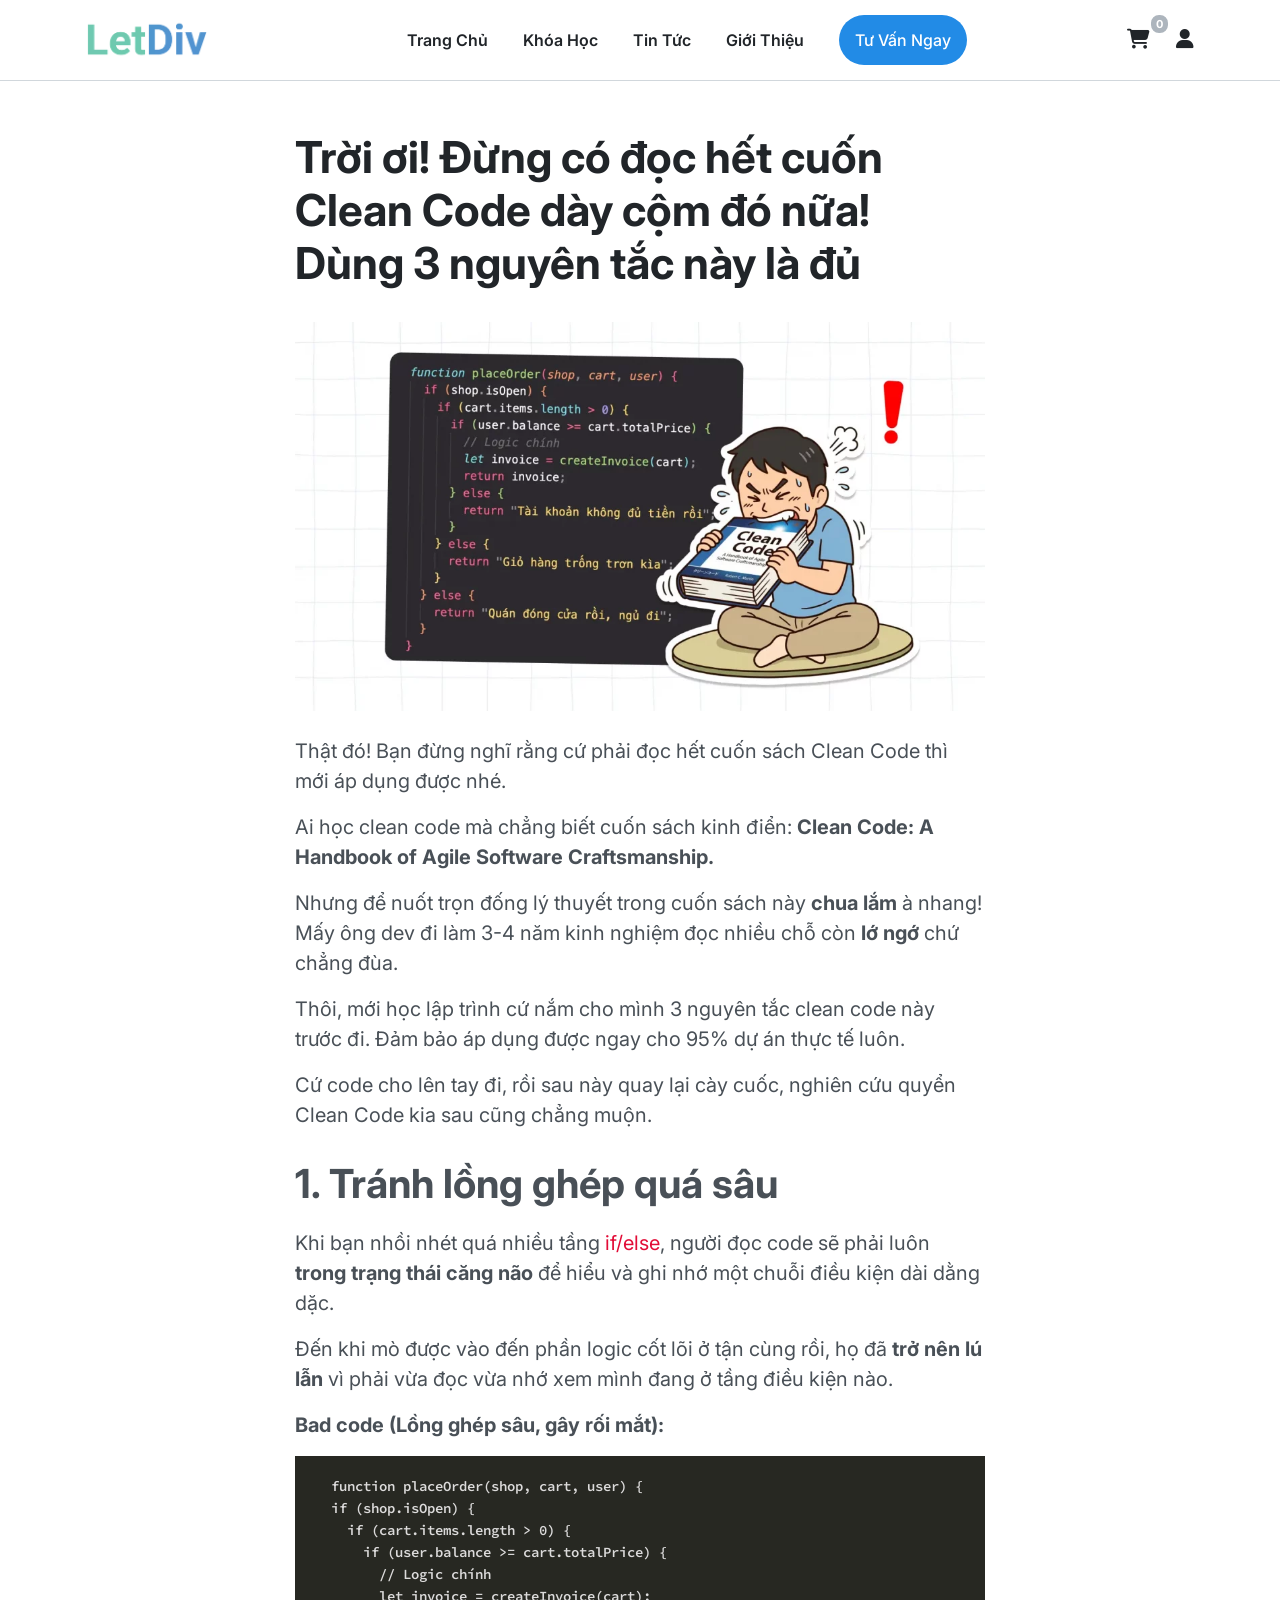
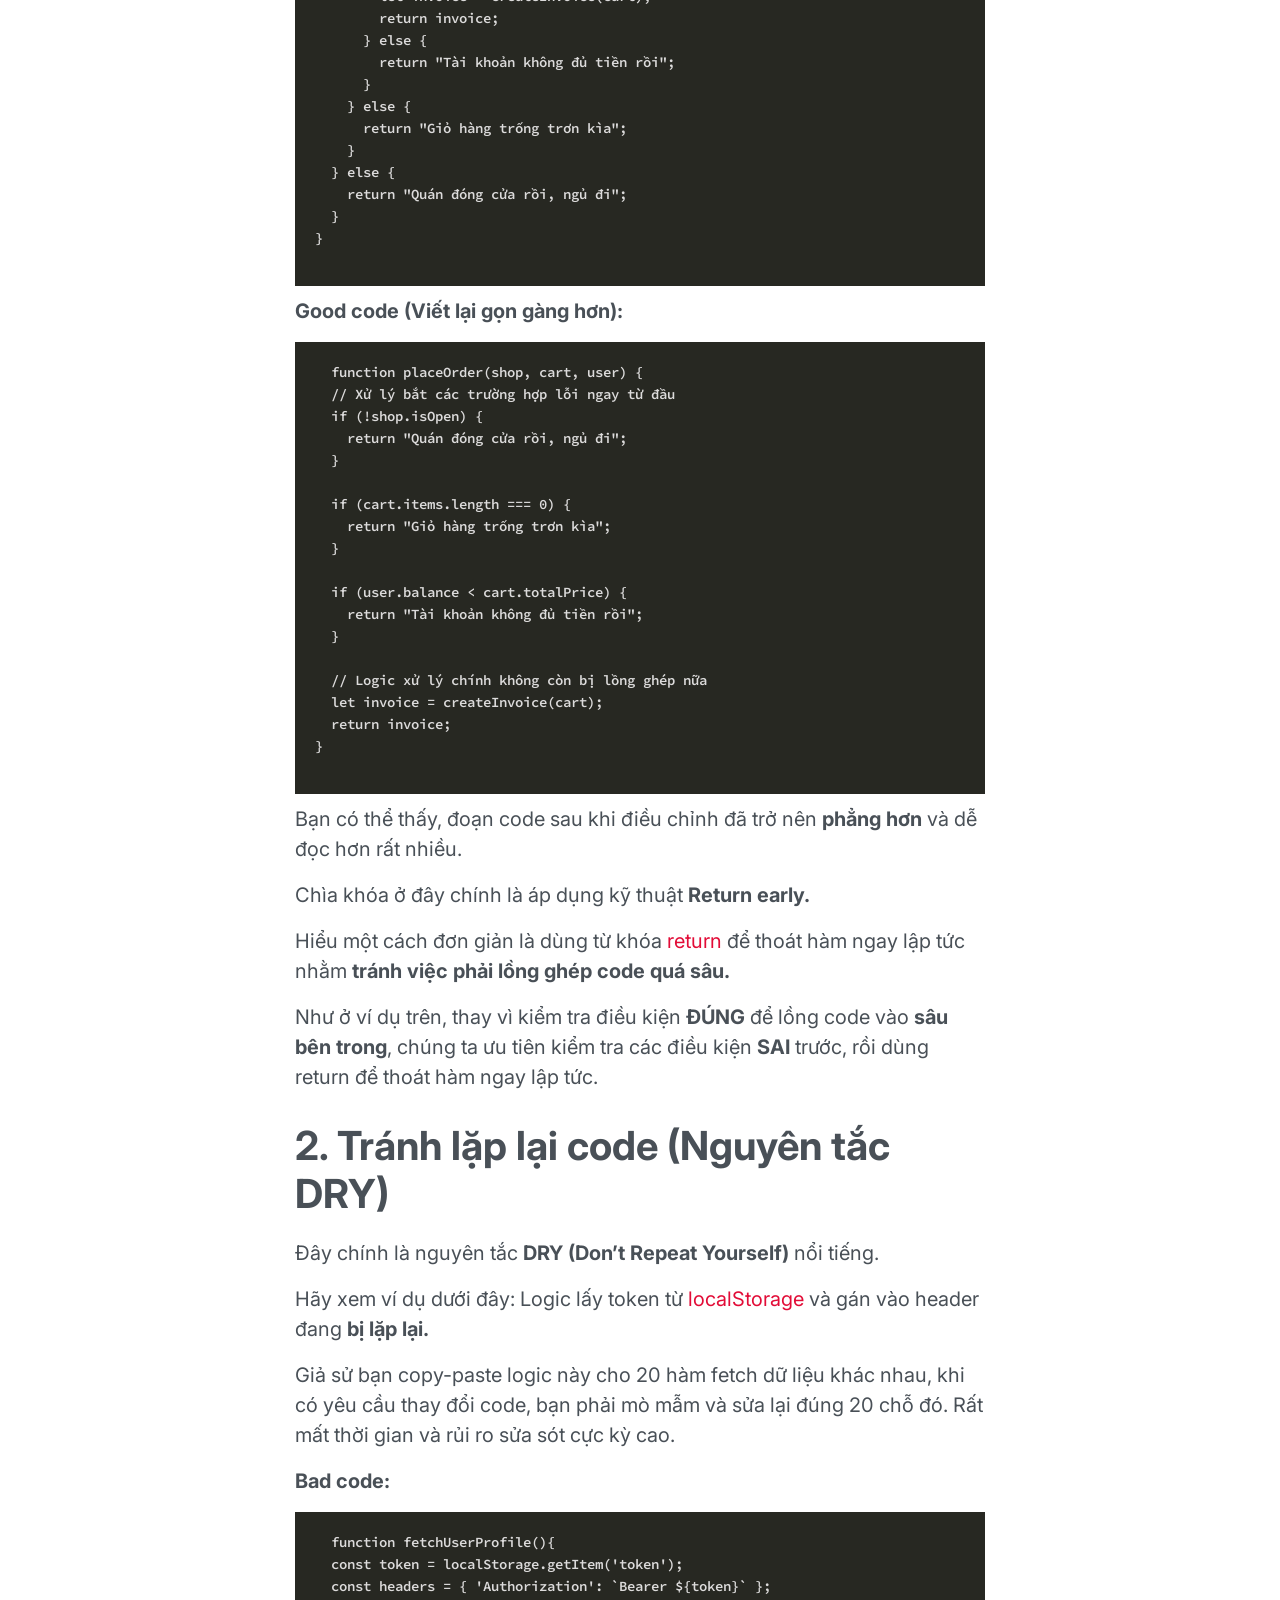
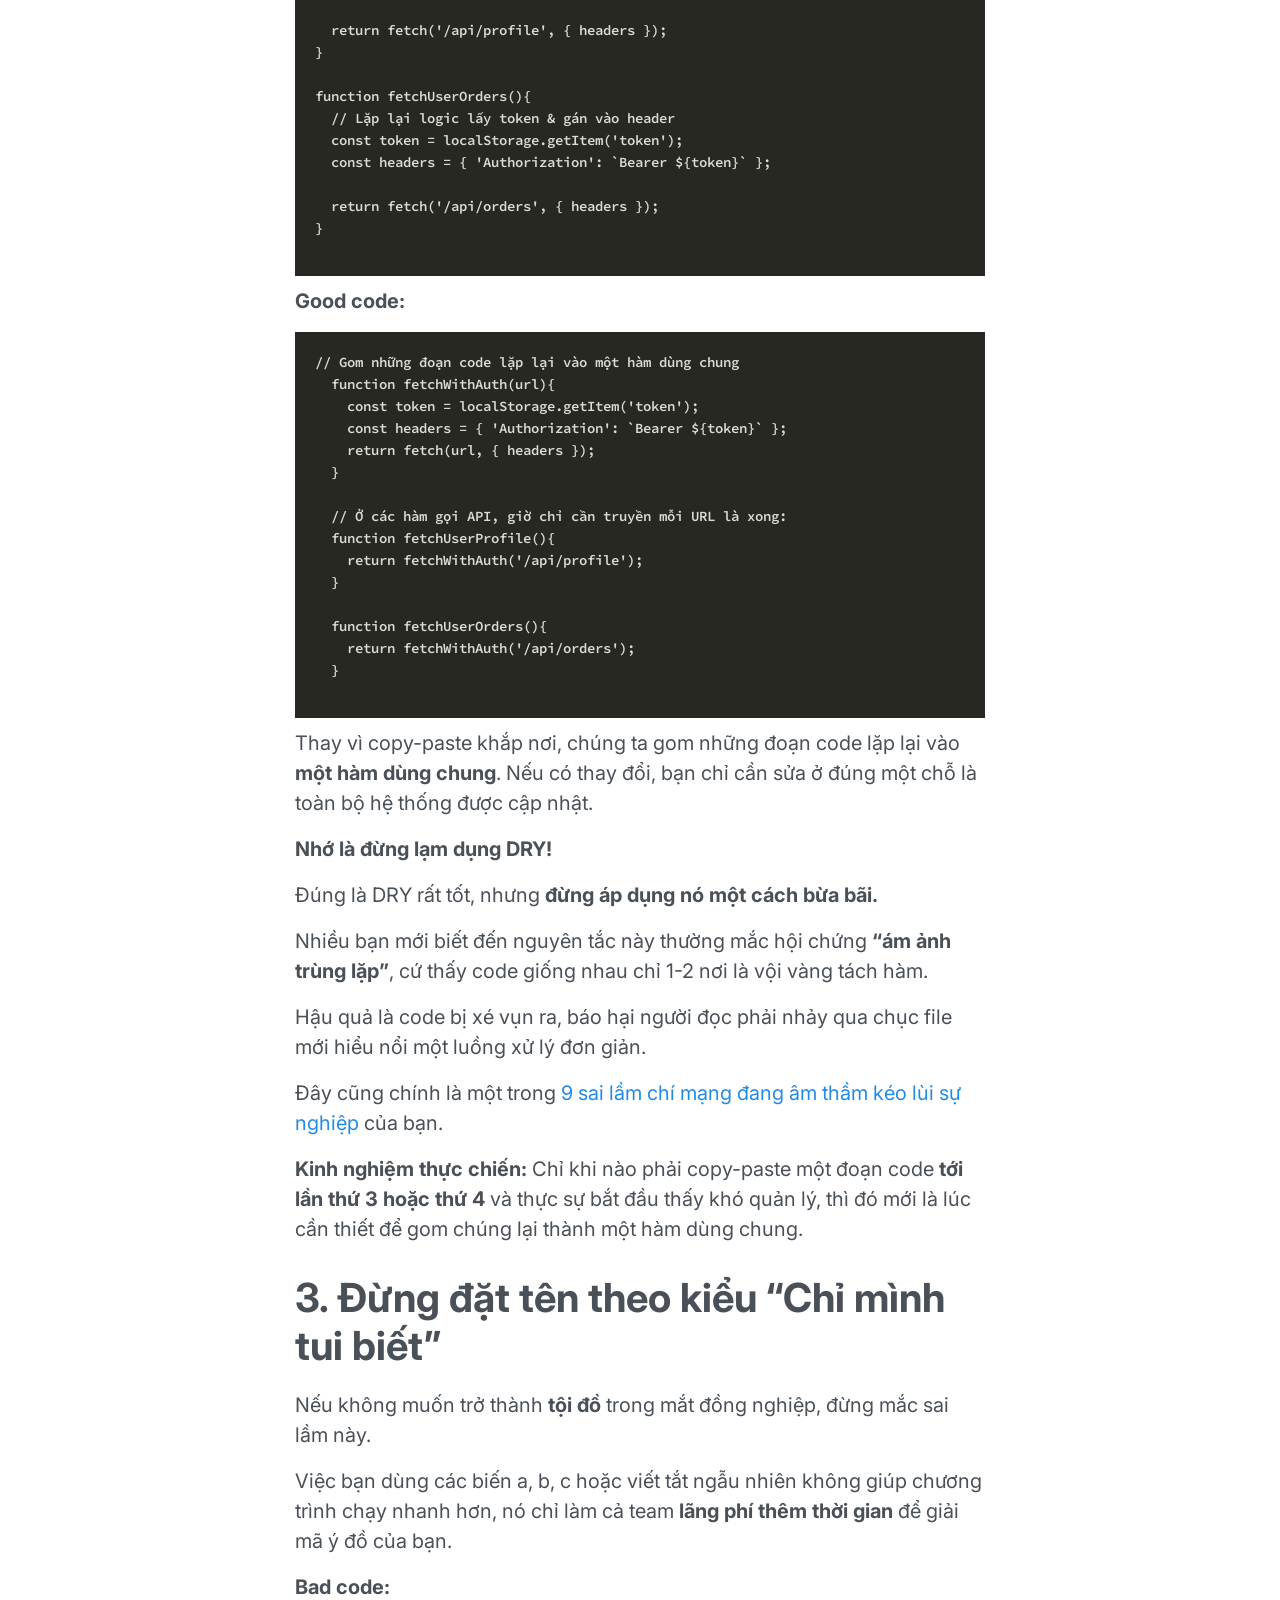
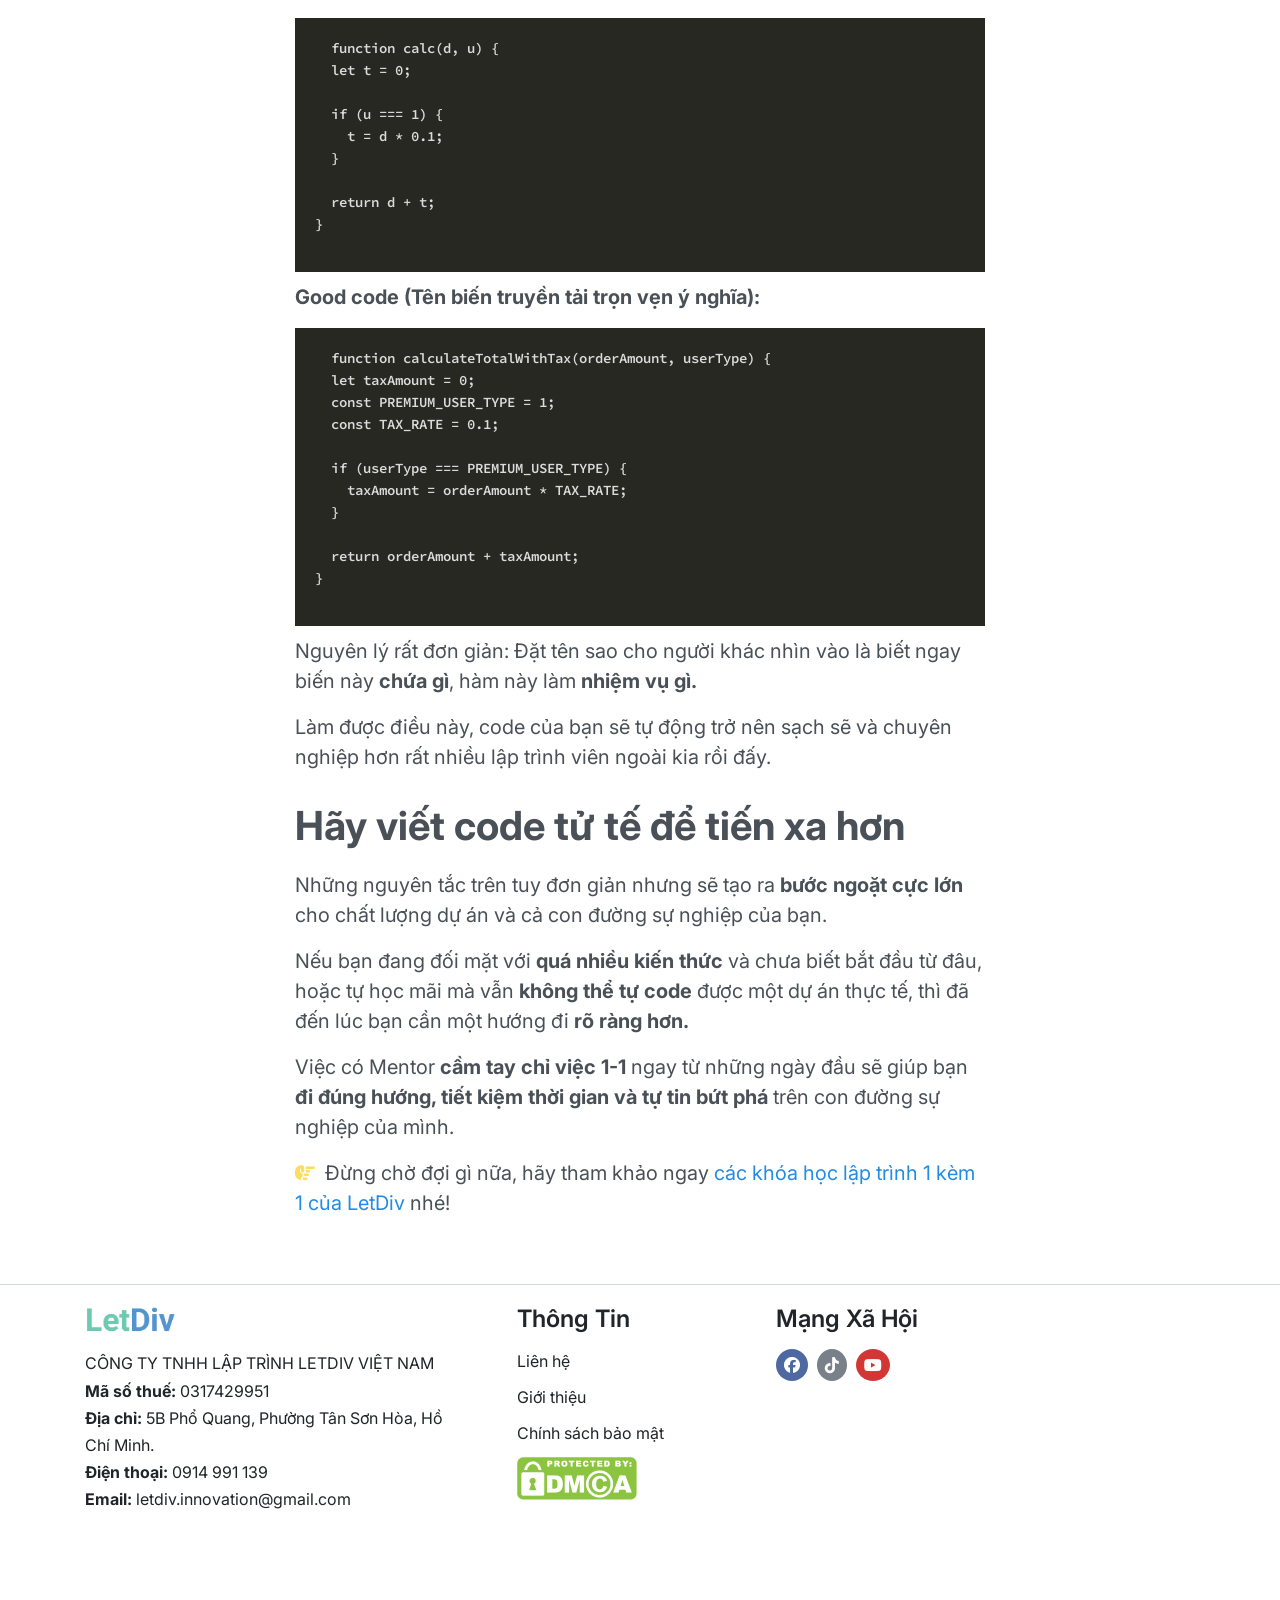
<file: articles/clean-code-news.html>
<!doctype html>
<html lang="vi">
  <head>
    <meta charset="UTF-8" />
    <meta name="viewport" content="width=device-width, initial-scale=1.0" />
    <title>
      Trời ơi! Đừng có đọc hết cuốn Clean Code dày cộm đó nữa! Dùng 3 nguyên tắc
      này là đủ - LetDiv
    </title>
    <link rel="icon" href="/assets/images/icon-logo-cropped.png" />
    <link
      rel="stylesheet"
      href="https://cdnjs.cloudflare.com/ajax/libs/font-awesome/6.3.0/css/all.min.css"
      integrity="sha512-SzlrxWUlpfuzQ+pcUCosxcglQRNAq/DZjVsC0lE40xsADsfeQoEypE+enwcOiGjk/bSuGGKHEyjSoQ1zVisanQ=="
      crossorigin="anonymous"
      referrerpolicy="no-referrer"
    />
    <!-- Bootstrap CSS -->
    <link rel="stylesheet" href="/assets/bootstrap/bootstrap.min.css" />
    <link rel="stylesheet" href="/assets/css/base.css" />
    <link rel="stylesheet" href="/assets/css/header.css" />
    <link rel="stylesheet" href="/assets/css/footer.css" />
    <link rel="stylesheet" href="css/news-details.css" />
  </head>
  <body>
    <!-- header -->
    <header class="header">
      <div class="container">
        <div class="inner-wrap">
          <div class="header-logo">
            <a href="/index.html"
              ><img src="/assets/images/LetDiv.webp" alt="logo"
            /></a>
          </div>
          <div class="header-navbar">
            <div class="navbar-menu">
              <ul>
                <li><a href="/index.html">Trang Chủ</a></li>
                <li><a href="/courses/course.html">Khóa Học</a></li>
                <li><a href="/articles/news.html">Tin Tức</a></li>
                <li><a href="/about/introduce.html">Giới Thiệu</a></li>
              </ul>
              <div class="inner-btn">
                <!-- Button trigger modal -->
                <button
                  type="button"
                  class="btn btn-primary button"
                  data-toggle="modal"
                  data-target="#exampleModal"
                >
                  Tư Vấn Ngay
                </button>
              </div>
            </div>
          </div>
          <div class="header-action">
            <div class="action">
              <div class="cart-shop">
                <a href=""><i class="fa-solid fa-cart-shopping"></i></a>
              </div>
              <!-- Button trigger modal -->
              <div class="login">
                <button
                  type="button"
                  class="btn"
                  data-toggle="modal"
                  data-target="#loginModal"
                >
                  <i class="fa-solid fa-user"></i>
                </button>
              </div>
              <div class="navbar-icon"><i class="fa-solid fa-bars"></i></div>
            </div>
          </div>
        </div>
      </div>
    </header>
    <div class="header-modal">
      <!-- Modal -->
      <div
        class="modal fade"
        id="exampleModal"
        tabindex="-1"
        aria-labelledby="exampleModalLabel"
        aria-hidden="true"
      >
        <div class="modal-dialog modal-dialog-centered">
          <div class="modal-content">
            <div class="modal-header">
              <h5 class="modal-title" id="exampleModalLabel">Liên hệ</h5>
              <div class="btn-close">
                <button
                  type="button"
                  class="close"
                  data-dismiss="modal"
                  aria-label="Close"
                >
                  <span aria-hidden="true">&times;</span>
                </button>
              </div>
            </div>
            <div class="modal-body">
              <div class="btn-contact">
                <button
                  class="button-change-color"
                  onclick="
                    window.open('https://zalo.me/2219221277314619603', '_blank')
                  "
                >
                  Nhắn tin Zalo OA
                </button>
                <button
                  class="button-change-color"
                  onclick="
                    window.open(
                      'https://www.facebook.com/letdiv.innovation',
                      '_blank',
                    )
                  "
                >
                  Nhắn tin Facebook
                </button>
              </div>
            </div>
          </div>
        </div>
      </div>
    </div>
    <!-- login Modal -->
    <div class="login-modal">
      <!-- Modal -->
      <div
        class="modal fade"
        id="loginModal"
        tabindex="-1"
        aria-labelledby="loginModalLabel"
        aria-hidden="true"
      >
        <div class="modal-dialog modal-dialog-centered">
          <div class="modal-content">
            <div class="modal-header">
              <h5 class="modal-title" id="loginModalLabel">Đăng Nhập</h5>
              <div class="btn-close">
                <button
                  type="button"
                  class="close"
                  data-dismiss="modal"
                  aria-label="Close"
                >
                  <span aria-hidden="true">&times;</span>
                </button>
              </div>
            </div>
            <div class="modal-body">
              <form action="" method="post">
                <div class="form-group">
                  <label for="exampleInputText1" class="label"
                    >Tài khoản <span style="color: red">*</span></label
                  >
                  <span class="icon"><i class="fa-solid fa-user"></i></span>
                  <input
                    type="text"
                    class="form-control"
                    id="exampleInputText1"
                    aria-describedby="textHelp"
                    placeholder="Ví dụ: nguyenvana"
                  />
                </div>
                <div class="form-group">
                  <label for="exampleInputPassword1" class="label"
                    >Mật khẩu <span style="color: red">*</span></label
                  >
                  <span class="icon"><i class="fa-solid fa-lock"></i></span>
                  <input
                    type="password"
                    class="form-control"
                    id="exampleInputPassword1"
                  />
                </div>
                <button class="button-change-color">Đăng nhập</button>
              </form>
              <div class="forgot-pass">
                <a href="/auth/forgot-password.html">Quên mật khẩu ?</a>
              </div>
              <div class="register text-center">
                Bạn chưa có tài khoản?
                <a href="/auth/register.html">Đăng ký ngay</a>
              </div>
            </div>
          </div>
        </div>
      </div>
    </div>
    <!-- login Modal end-->

    <!-- header end -->

    <!-- section-one -->
    <div class="section-one">
      <div class="container">
        <div class="inner-wrap">
          <div class="inner-title">
            <h1 class="title">
              Trời ơi! Đừng có đọc hết cuốn Clean Code dày cộm đó nữa! Dùng 3
              nguyên tắc này là đủ
            </h1>
          </div>
          <div class="inner-image">
            <img
              src="/assets/images/anh-bia-3-nguyen-tac-clean-code-thuc-chien-1024x577.webp"
              alt=""
            />
          </div>
          <div class="inner-content">
            <p>
              Thật đó! Bạn đừng nghĩ rằng cứ phải đọc hết cuốn sách Clean Code
              thì mới áp dụng được nhé.
            </p>
            <p>
              Ai học clean code mà chẳng biết cuốn sách kinh điển:
              <strong
                >Clean Code: A Handbook of Agile Software Craftsmanship.</strong
              >
            </p>
            <p>
              Nhưng để nuốt trọn đống lý thuyết trong cuốn sách này
              <strong>chua lắm</strong> à nhang! Mấy ông dev đi làm 3-4 năm kinh
              nghiệm đọc nhiều chỗ còn <strong>lớ ngớ</strong> chứ chẳng đùa.
            </p>
            <p>
              Thôi, mới học lập trình cứ nắm cho mình 3 nguyên tắc clean code
              <strong></strong>
              này trước đi. Đảm bảo áp dụng được ngay cho 95% dự án thực tế
              luôn.
            </p>
            <p>
              Cứ code cho lên tay đi, rồi sau này quay lại cày cuốc, nghiên cứu
              quyển Clean Code kia sau cũng chẳng muộn.
            </p>
            <h2 class="heading">1. Tránh lồng ghép quá sâu</h2>
            <p>
              Khi bạn nhồi nhét quá nhiều tầng
              <span class="highlight">if/else</span>, người đọc code sẽ phải
              luôn <strong>trong trạng thái căng não</strong> để hiểu và ghi nhớ
              một chuỗi điều kiện dài dằng dặc.
            </p>
            <p>
              Đến khi mò được vào đến phần logic cốt lõi ở tận cùng rồi, họ đã
              <strong>trở nên lú lẫn</strong> vì phải vừa đọc vừa nhớ xem mình
              đang ở tầng điều kiện nào.
            </p>
            <p><strong>Bad code (Lồng ghép sâu, gây rối mắt):</strong></p>
            <div class="inner-code">
              <script type="text/plain" class="source-code">
                  function placeOrder(shop, cart, user) {
                  if (shop.isOpen) {
                    if (cart.items.length > 0) {
                      if (user.balance >= cart.totalPrice) {
                        // Logic chính
                        let invoice = createInvoice(cart);
                        return invoice;
                      } else {
                        return "Tài khoản không đủ tiền rồi";
                      }
                    } else {
                      return "Giỏ hàng trống trơn kìa";
                    }
                  } else {
                    return "Quán đóng cửa rồi, ngủ đi";
                  }
                }
              </script>
            </div>

            <p><strong>Good code (Viết lại gọn gàng hơn):</strong></p>
            <div class="inner-code">
              <script type="text/plain" class="source-code">
                  function placeOrder(shop, cart, user) {
                  // Xử lý bắt các trường hợp lỗi ngay từ đầu
                  if (!shop.isOpen) {
                    return "Quán đóng cửa rồi, ngủ đi";
                  }

                  if (cart.items.length === 0) {
                    return "Giỏ hàng trống trơn kìa";
                  }

                  if (user.balance < cart.totalPrice) {
                    return "Tài khoản không đủ tiền rồi";
                  }

                  // Logic xử lý chính không còn bị lồng ghép nữa
                  let invoice = createInvoice(cart);
                  return invoice;
                }
              </script>
            </div>
            <p>
              Bạn có thể thấy, đoạn code sau khi điều chỉnh đã trở nên
              <strong>phẳng hơn</strong>
              và dễ đọc hơn rất nhiều.
            </p>
            <p>
              Chìa khóa ở đây chính là áp dụng kỹ thuật
              <strong>Return early.</strong>
            </p>
            <p>
              Hiểu một cách đơn giản là dùng từ khóa
              <span class="highlight">return</span> để thoát hàm ngay lập tức
              nhằm <strong>tránh việc phải lồng ghép code quá sâu.</strong>
            </p>
            <p>
              Như ở ví dụ trên, thay vì kiểm tra điều kiện
              <strong>ĐÚNG</strong> để lồng code vào
              <strong>sâu bên trong</strong>, chúng ta ưu tiên kiểm tra các điều
              kiện <strong>SAI</strong> trước, rồi dùng return để thoát hàm ngay
              lập tức.
            </p>
            <h2 class="heading">2. Tránh lặp lại code (Nguyên tắc DRY)</h2>
            <p>
              Đây chính là nguyên tắc
              <strong>DRY (Don’t Repeat Yourself)</strong> nổi tiếng.
            </p>
            <p>
              Hãy xem ví dụ dưới đây: Logic lấy token từ
              <span class="highlight">localStorage</span> và gán vào header đang
              <strong>bị lặp lại.</strong>
            </p>
            <p>
              Giả sử bạn copy-paste logic này cho 20 hàm fetch dữ liệu khác
              nhau, khi có yêu cầu thay đổi code, bạn phải mò mẫm và sửa lại
              đúng 20 chỗ đó. Rất mất thời gian và rủi ro sửa sót cực kỳ cao.
            </p>
            <p><strong>Bad code:</strong></p>
            <div class="inner-code">
              <script type="text/plain" class="source-code">
                  function fetchUserProfile(){
                  const token = localStorage.getItem('token');
                  const headers = { 'Authorization': `Bearer ${token}` };

                  return fetch('/api/profile', { headers });
                }

                function fetchUserOrders(){
                  // Lặp lại logic lấy token & gán vào header
                  const token = localStorage.getItem('token');
                  const headers = { 'Authorization': `Bearer ${token}` };

                  return fetch('/api/orders', { headers });
                }
              </script>
            </div>
            <p><strong>Good code:</strong></p>
            <div class="inner-code">
              <script type="text/plain" class="source-code">
                // Gom những đoạn code lặp lại vào một hàm dùng chung
                  function fetchWithAuth(url){
                    const token = localStorage.getItem('token');
                    const headers = { 'Authorization': `Bearer ${token}` };
                    return fetch(url, { headers });
                  }

                  // Ở các hàm gọi API, giờ chỉ cần truyền mỗi URL là xong:
                  function fetchUserProfile(){
                    return fetchWithAuth('/api/profile');
                  }

                  function fetchUserOrders(){
                    return fetchWithAuth('/api/orders');
                  }
              </script>
            </div>
            <p>
              Thay vì copy-paste khắp nơi, chúng ta gom những đoạn code lặp lại
              vào <strong>một hàm dùng chung</strong>. Nếu có thay đổi, bạn chỉ
              cần sửa ở đúng một chỗ là toàn bộ hệ thống được cập nhật.
            </p>
            <p><strong>Nhớ là đừng lạm dụng DRY!</strong></p>
            <p>
              Đúng là DRY rất tốt, nhưng
              <strong>đừng áp dụng nó một cách bừa bãi.</strong>
            </p>
            <p>
              Nhiều bạn mới biết đến nguyên tắc này thường mắc hội chứng
              <strong>“ám ảnh trùng lặp”</strong>, cứ thấy code giống nhau chỉ
              1-2 nơi là vội vàng tách hàm.
            </p>
            <p>
              Hậu quả là code bị xé vụn ra, báo hại người đọc phải nhảy qua chục
              file mới hiểu nổi một luồng xử lý đơn giản.
            </p>
            <p>
              Đây cũng chính là một trong
              <a href="9-sai-lam.html"
                >9 sai lầm chí mạng đang âm thầm kéo lùi sự nghiệp</a
              >
              của bạn.
            </p>
            <p>
              <strong>Kinh nghiệm thực chiến:</strong> Chỉ khi nào phải
              copy-paste một đoạn code
              <strong>tới lần thứ 3 hoặc thứ 4</strong> và thực sự bắt đầu thấy
              khó quản lý, thì đó mới là lúc cần thiết để gom chúng lại thành
              một hàm dùng chung.
            </p>
            <h2 class="heading">
              3. Đừng đặt tên theo kiểu “Chỉ mình tui biết”
            </h2>
            <p>
              Nếu không muốn trở thành <strong>tội đồ</strong> trong mắt đồng
              nghiệp, đừng mắc sai lầm này.
            </p>
            <p>
              Việc bạn dùng các biến a, b, c hoặc viết tắt ngẫu nhiên không giúp
              chương trình chạy nhanh hơn, nó chỉ làm cả team
              <strong>lãng phí thêm thời gian</strong> để giải mã ý đồ của bạn.
            </p>
            <p><strong>Bad code:</strong></p>
            <div class="inner-code">
              <script type="text/plain" class="source-code">
                  function calc(d, u) {
                  let t = 0;

                  if (u === 1) {
                    t = d * 0.1;
                  }

                  return d + t;
                }
              </script>
            </div>
            <p>
              <strong>Good code (Tên biến truyền tải trọn vẹn ý nghĩa):</strong>
            </p>
            <div class="inner-code">
              <script type="text/plain" class="source-code">
                  function calculateTotalWithTax(orderAmount, userType) {
                  let taxAmount = 0;
                  const PREMIUM_USER_TYPE = 1;
                  const TAX_RATE = 0.1;

                  if (userType === PREMIUM_USER_TYPE) {
                    taxAmount = orderAmount * TAX_RATE;
                  }

                  return orderAmount + taxAmount;
                }
              </script>
            </div>
            <p>
              Nguyên lý rất đơn giản: Đặt tên sao cho người khác nhìn vào là
              biết ngay biến này <strong>chứa gì</strong>, hàm này làm
              <strong>nhiệm vụ gì.</strong>
            </p>
            <p>
              Làm được điều này, code của bạn sẽ tự động trở nên sạch sẽ và
              chuyên nghiệp hơn rất nhiều lập trình viên ngoài kia rồi đấy.
            </p>
            <h2 class="heading">Hãy viết code tử tế để tiến xa hơn</h2>
            <p>
              Những nguyên tắc trên tuy đơn giản nhưng sẽ tạo ra
              <strong>bước ngoặt cực lớn</strong> cho chất lượng dự án và cả con
              đường sự nghiệp của bạn.
            </p>
            <p>
              Nếu bạn đang đối mặt với <strong>quá nhiều kiến thức</strong> và
              chưa biết bắt đầu từ đâu, hoặc tự học mãi mà vẫn
              <strong>không thể tự code</strong> được một dự án thực tế, thì đã
              đến lúc bạn cần một hướng đi <strong>rõ ràng hơn.</strong>
            </p>
            <p>
              Việc có Mentor <strong>cầm tay chỉ việc 1-1</strong> ngay từ những
              ngày đầu sẽ giúp bạn
              <strong
                >đi đúng hướng, tiết kiệm thời gian và tự tin bứt phá </strong
              >trên con đường sự nghiệp của mình.
            </p>
            <p>
              <i class="fa-solid fa-hand-point-right"></i>Đừng chờ đợi gì nữa,
              hãy tham khảo ngay
              <a href="">các khóa học lập trình 1 kèm 1 của LetDiv</a> nhé!
            </p>
          </div>
        </div>
      </div>
    </div>
    <!-- section-one end -->

    <!-- footer -->
    <footer class="footer">
      <div class="container">
        <div class="inner-wrap">
          <div class="inner-addres">
            <div class="img">
              <a href=""><img src="/assets/images/LetDiv.webp" alt="" /></a>
              <p class="content">
                CÔNG TY TNHH LẬP TRÌNH LETDIV VIỆT NAM <br />
                <strong>Mã số thuế:</strong> 0317429951 <br /><strong
                  >Địa chỉ:</strong
                >
                5B Phổ Quang, Phường Tân Sơn Hòa, Hồ Chí Minh. <br /><strong
                  >Điện thoại:</strong
                >
                0914 991 139 <br />
                <strong>Email:</strong> letdiv.innovation@gmail.com
              </p>
            </div>
          </div>
          <div class="inner-info">
            <h3>Thông Tin</h3>
            <p><a href="/contact/contact.html">Liên hệ</a></p>
            <p><a href="/about/introduce.html">Giới thiệu</a></p>
            <p><a href="/policies/policy.html">Chính sách bảo mật</a></p>
            <div class="img">
              <a
                href="https://www.dmca.com/Protection/Status.aspx?ID=5ed68dec-8566-4fcf-b1d7-70668621b032&refurl=https://letdiv.com/"
                target="_blank"
                ><img src="/assets/images/DMCA_logo-grn-btn120w.png" alt=""
              /></a>
            </div>
          </div>
          <div class="inner-social">
            <h3>Mạng Xã Hội</h3>
            <div class="icon">
              <a
                href="https://www.facebook.com/letdiv.innovation"
                target="_blank"
                ><i class="fa-brands fa-facebook"></i
              ></a>
              <a href="https://www.tiktok.com/@letdiv" target="_blank"
                ><i class="fa-brands fa-tiktok"></i
              ></a>
              <a href="https://www.youtube.com/@letdiv" target="_blank"
                ><i class="fa-brands fa-youtube"></i
              ></a>
            </div>
            <iframe
              src="https://www.google.com/maps/embed?pb=!1m14!1m8!1m3!1d31352.53490692094!2d106.66647100000002!3d10.806191000000002!3m2!1i1024!2i768!4f13.1!3m3!1m2!1s0x3174d7e2e9c2d4b1%3A0xa1e7de28f1b06563!2zQ8O0bmcgVHkgVE5ISCBM4bqtcCBUcsOsbmggTGV0RGl2!5e0!3m2!1sen!2sus!4v1789548029411!5m2!1sen!2sus"
              width="100%"
              height="300"
              style="border: 0"
              allowfullscreen=""
              loading="lazy"
              referrerpolicy="strict-origin-when-cross-origin"
            ></iframe>
          </div>
        </div>
      </div>
    </footer>
    <!-- footer end -->
    <!-- Option 1: jQuery and Bootstrap Bundle (includes Popper) -->
    <script src="/assets/bootstrap/jquery.slim.min.js"></script>
    <script src="/assets/bootstrap/bootstrap.bundle.min.js"></script>
    <script src="js/format-code.js"></script>
    <script src="/assets/js/header-auth.js"></script>
  </body>
</html>
</file>
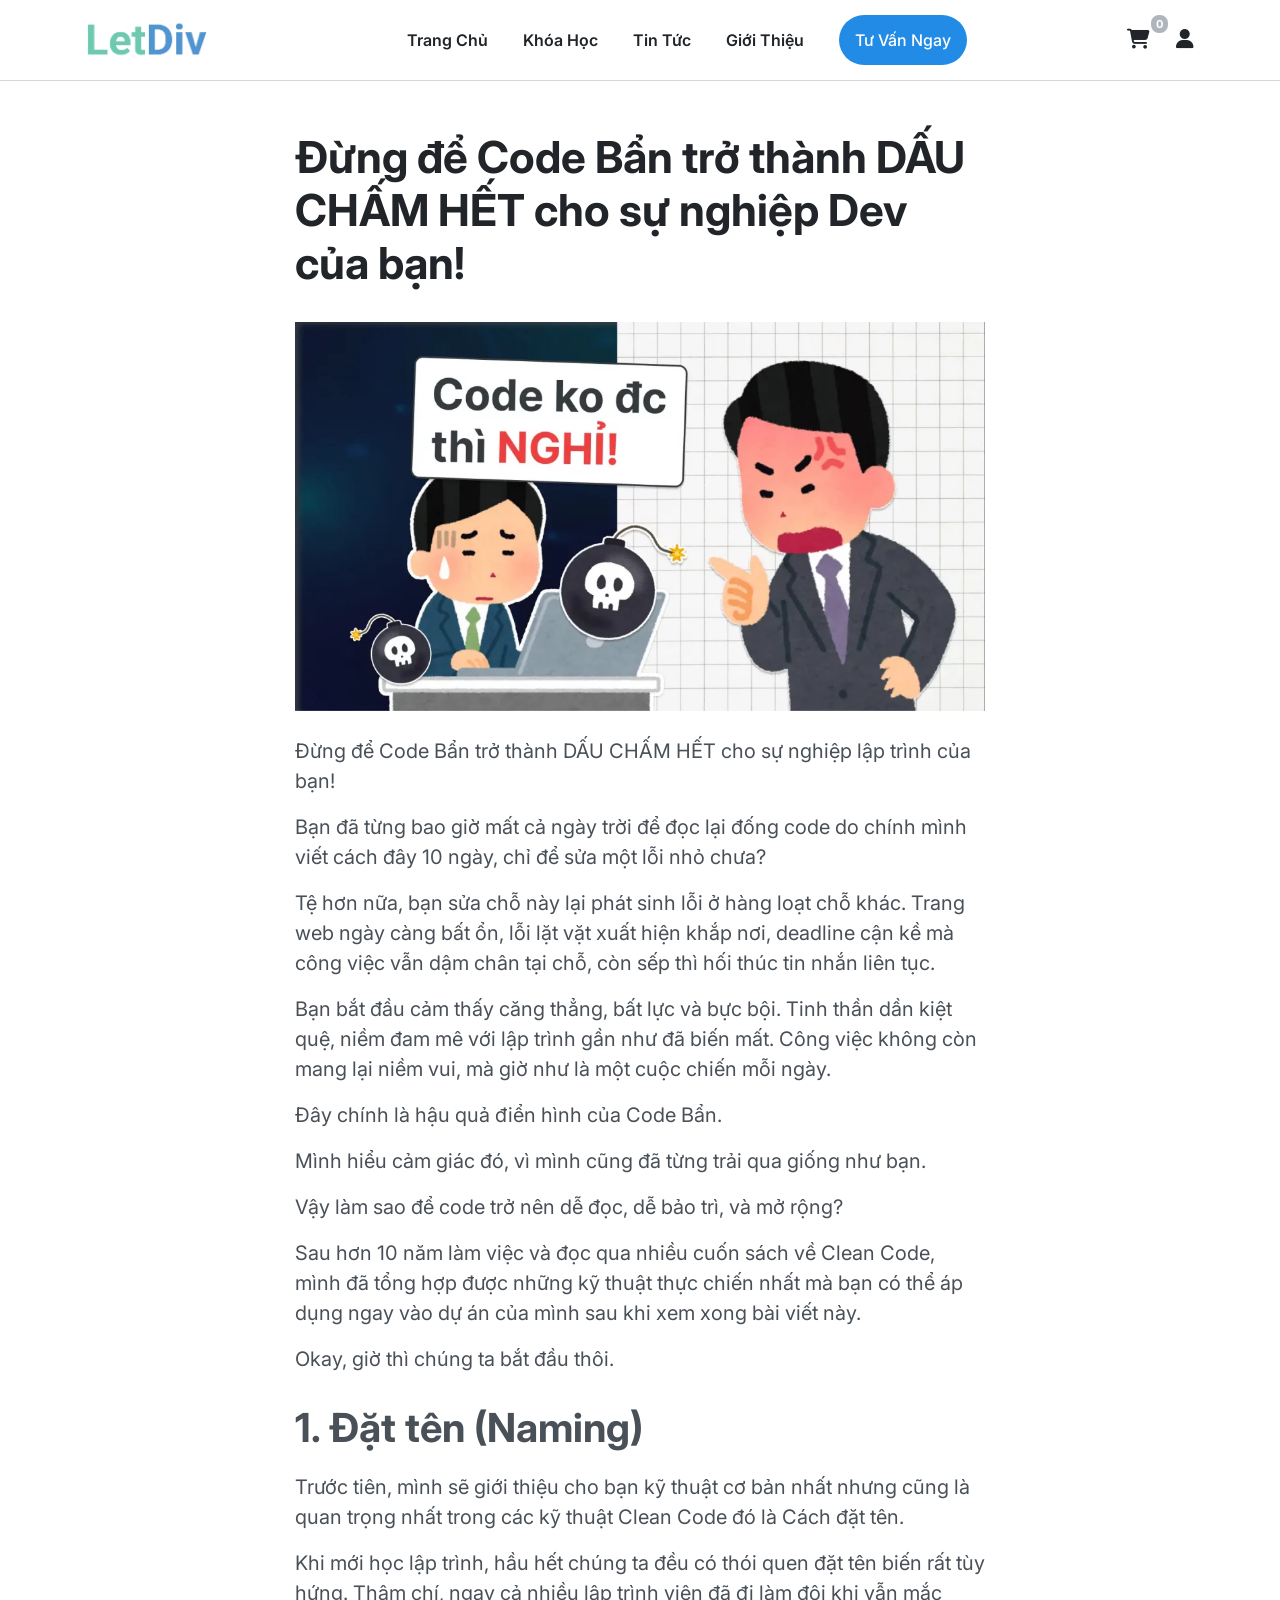
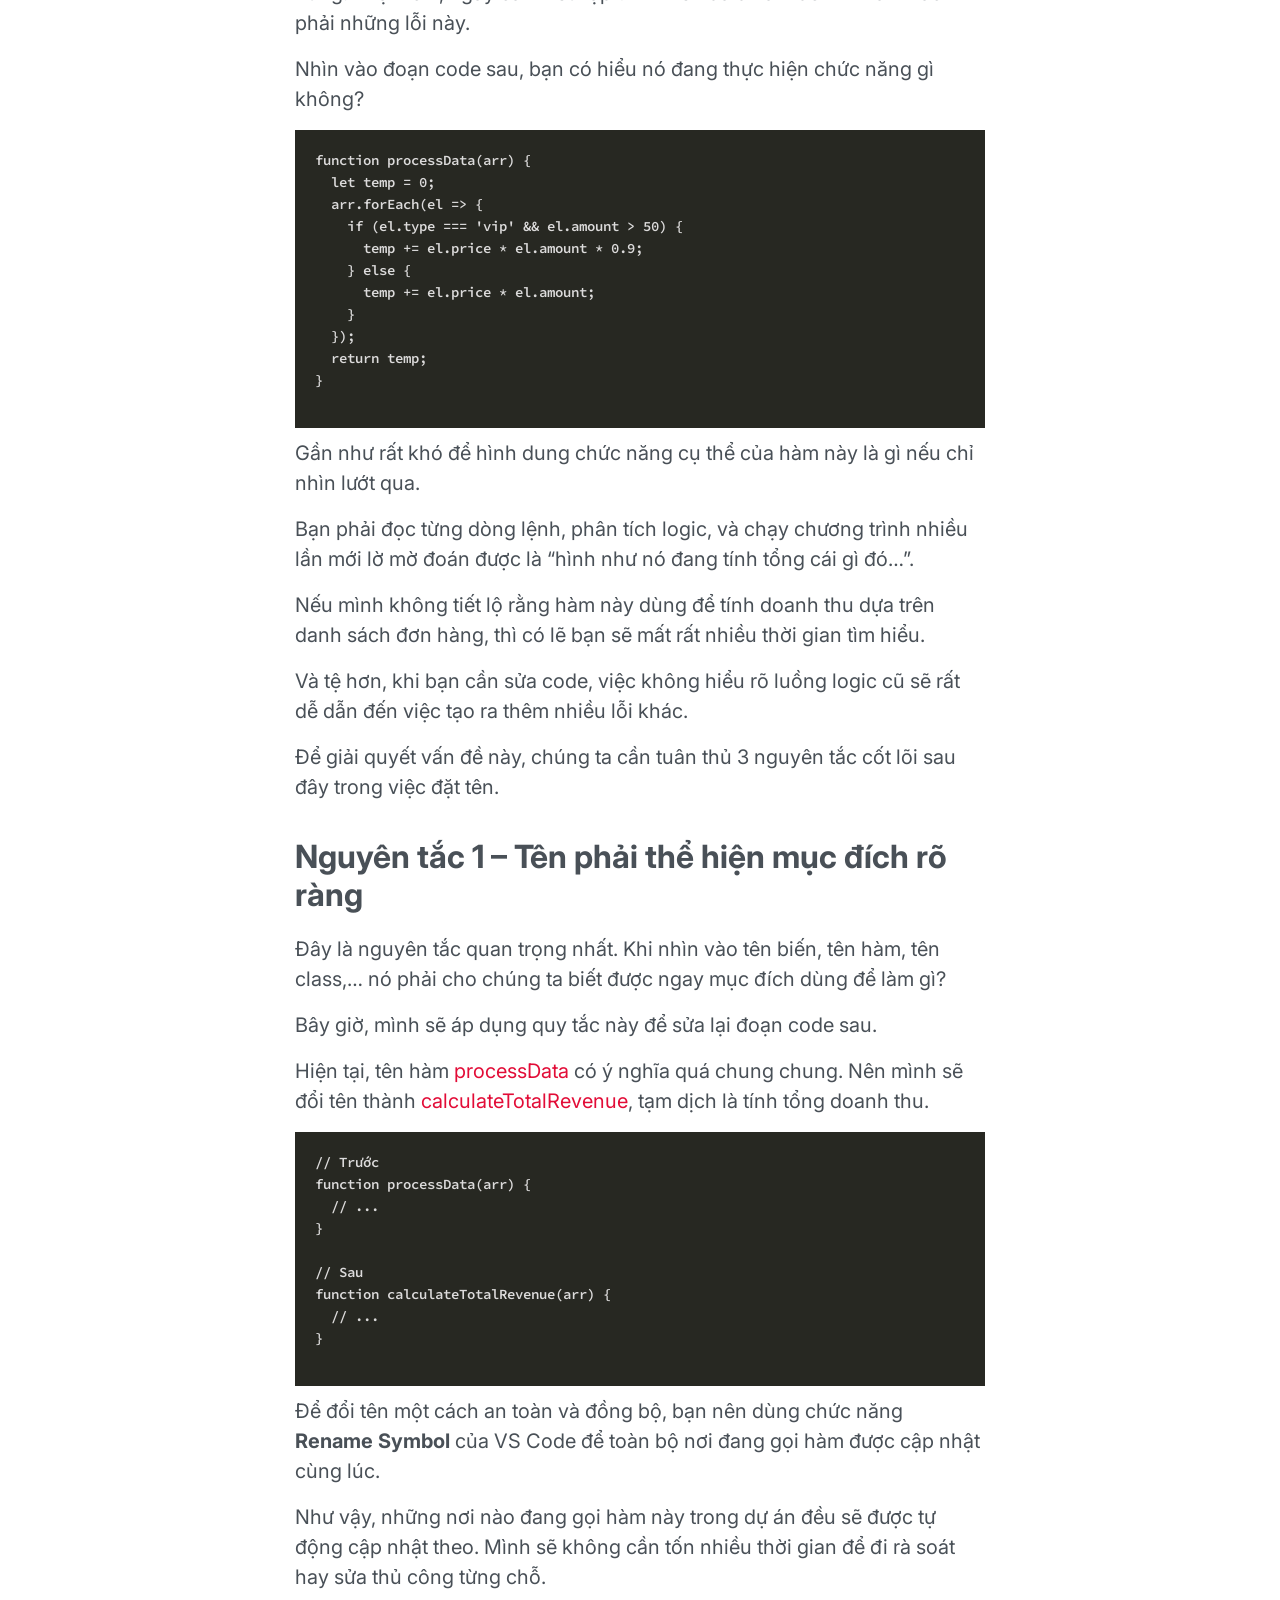
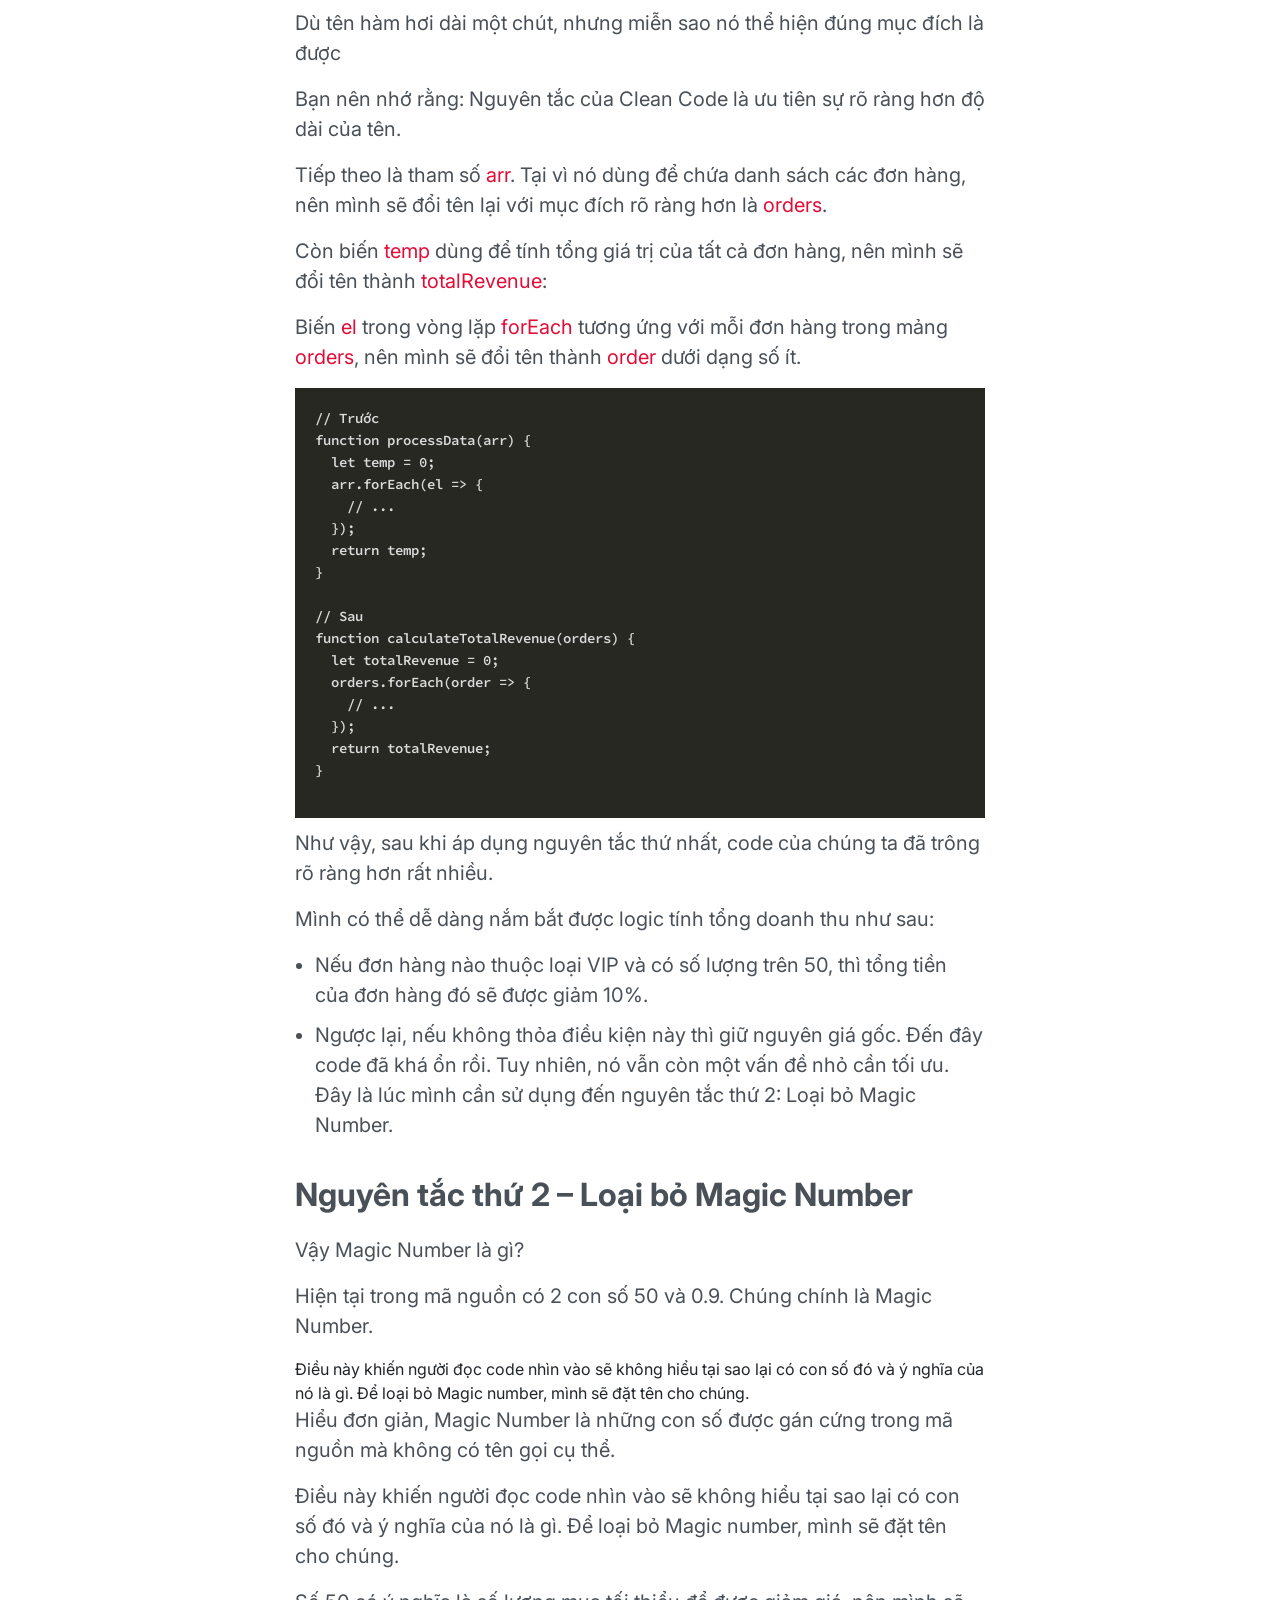
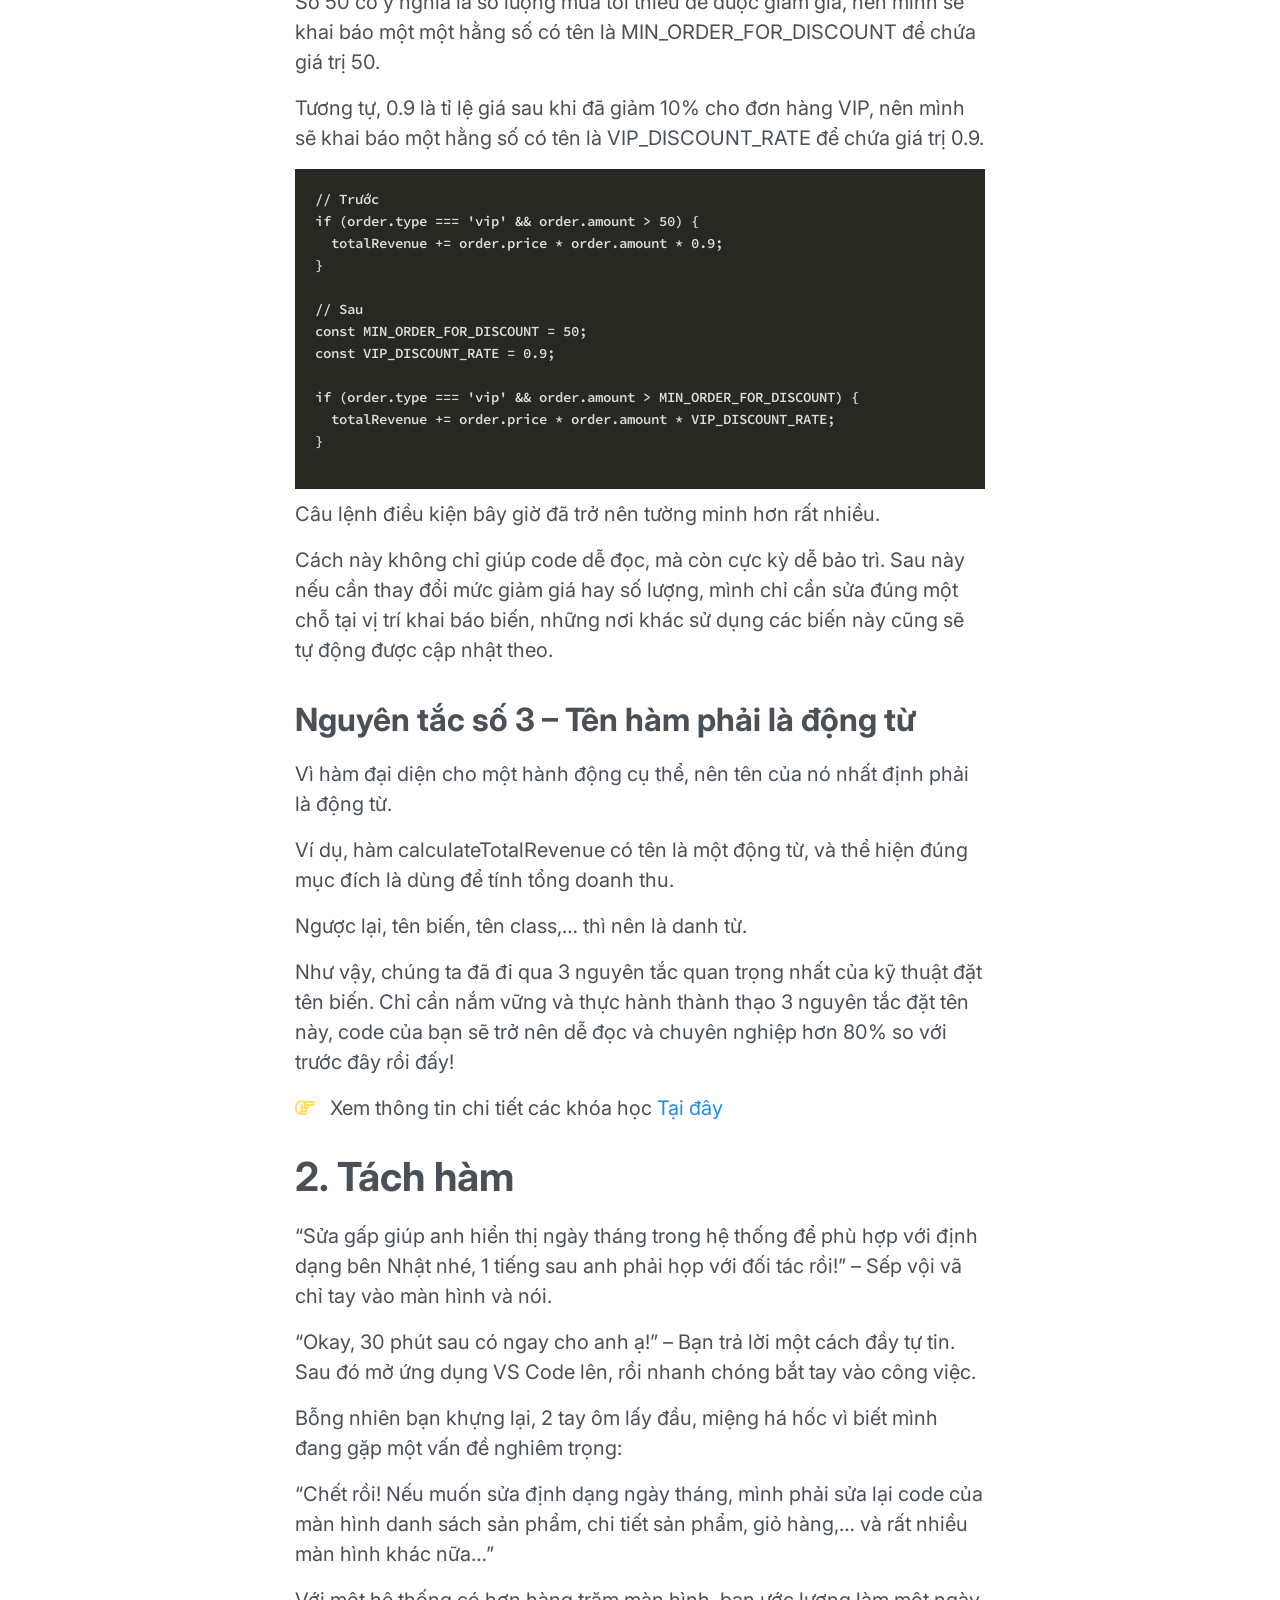
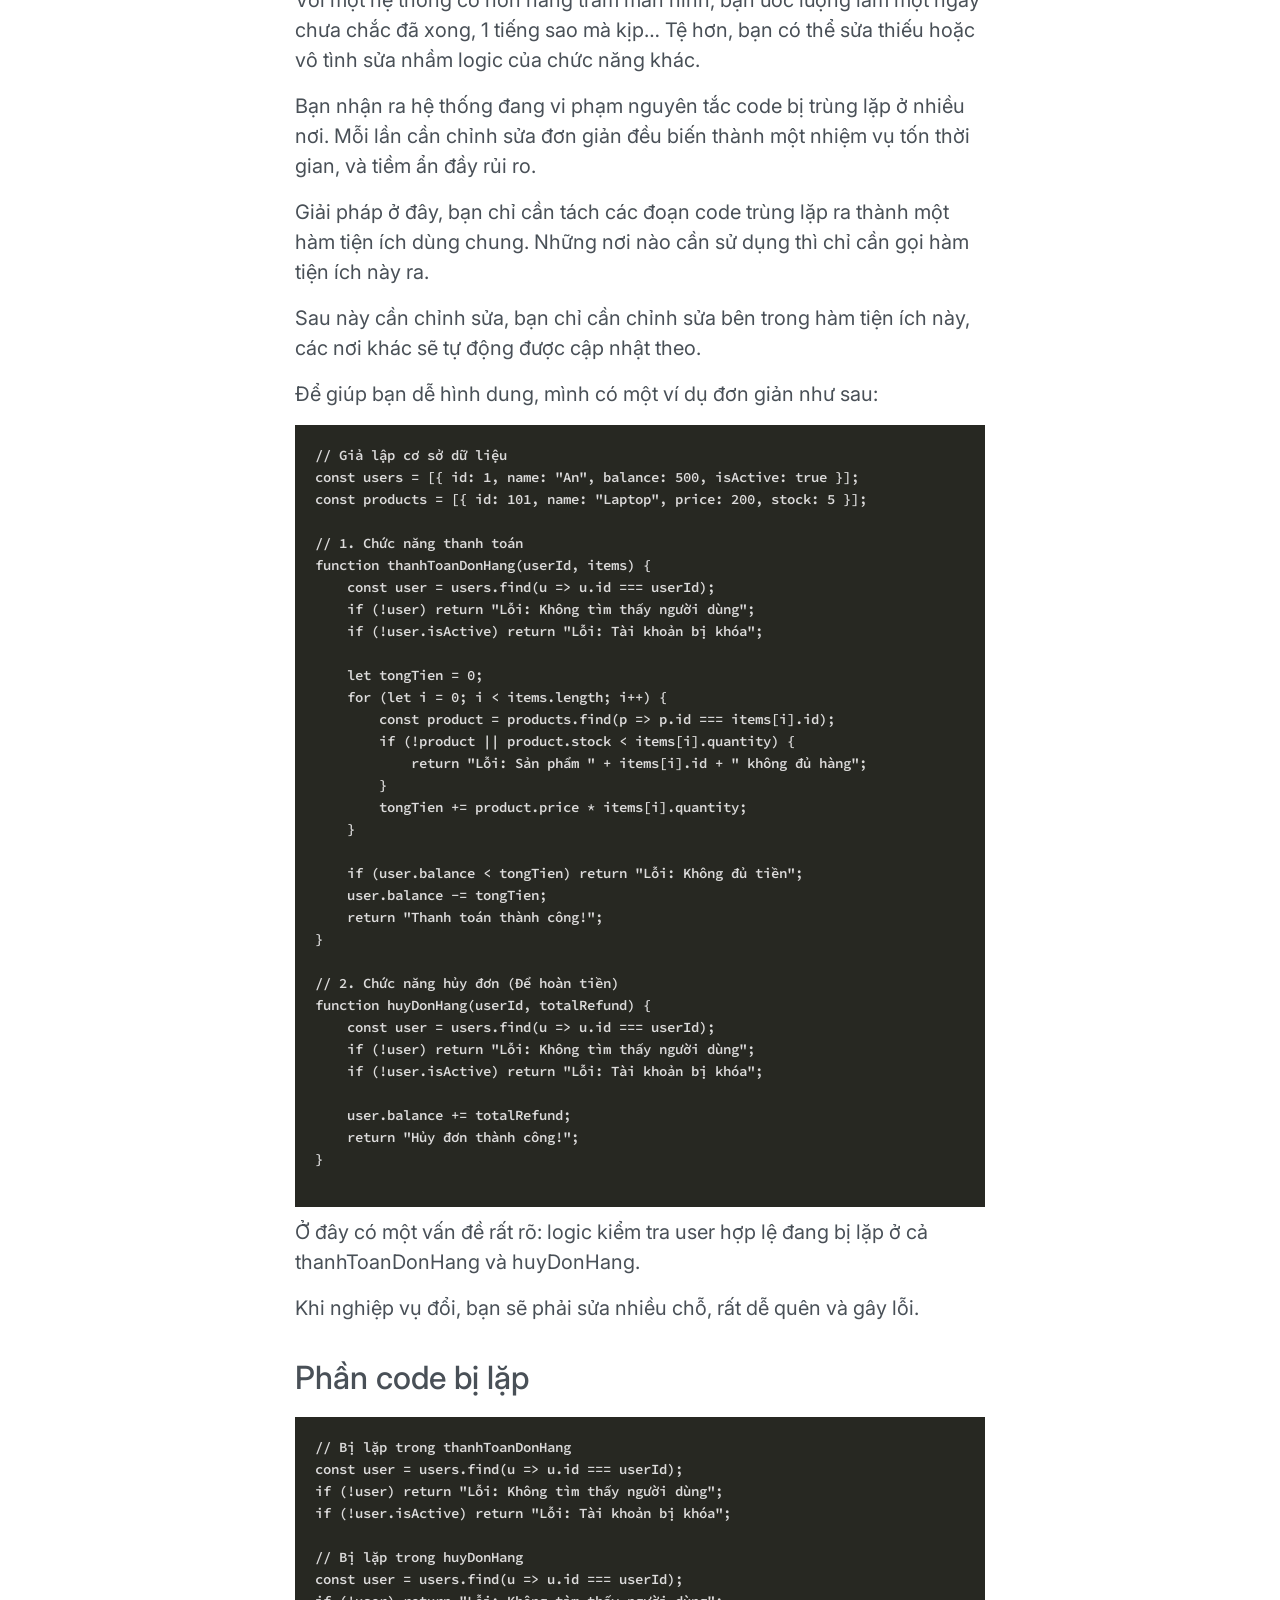
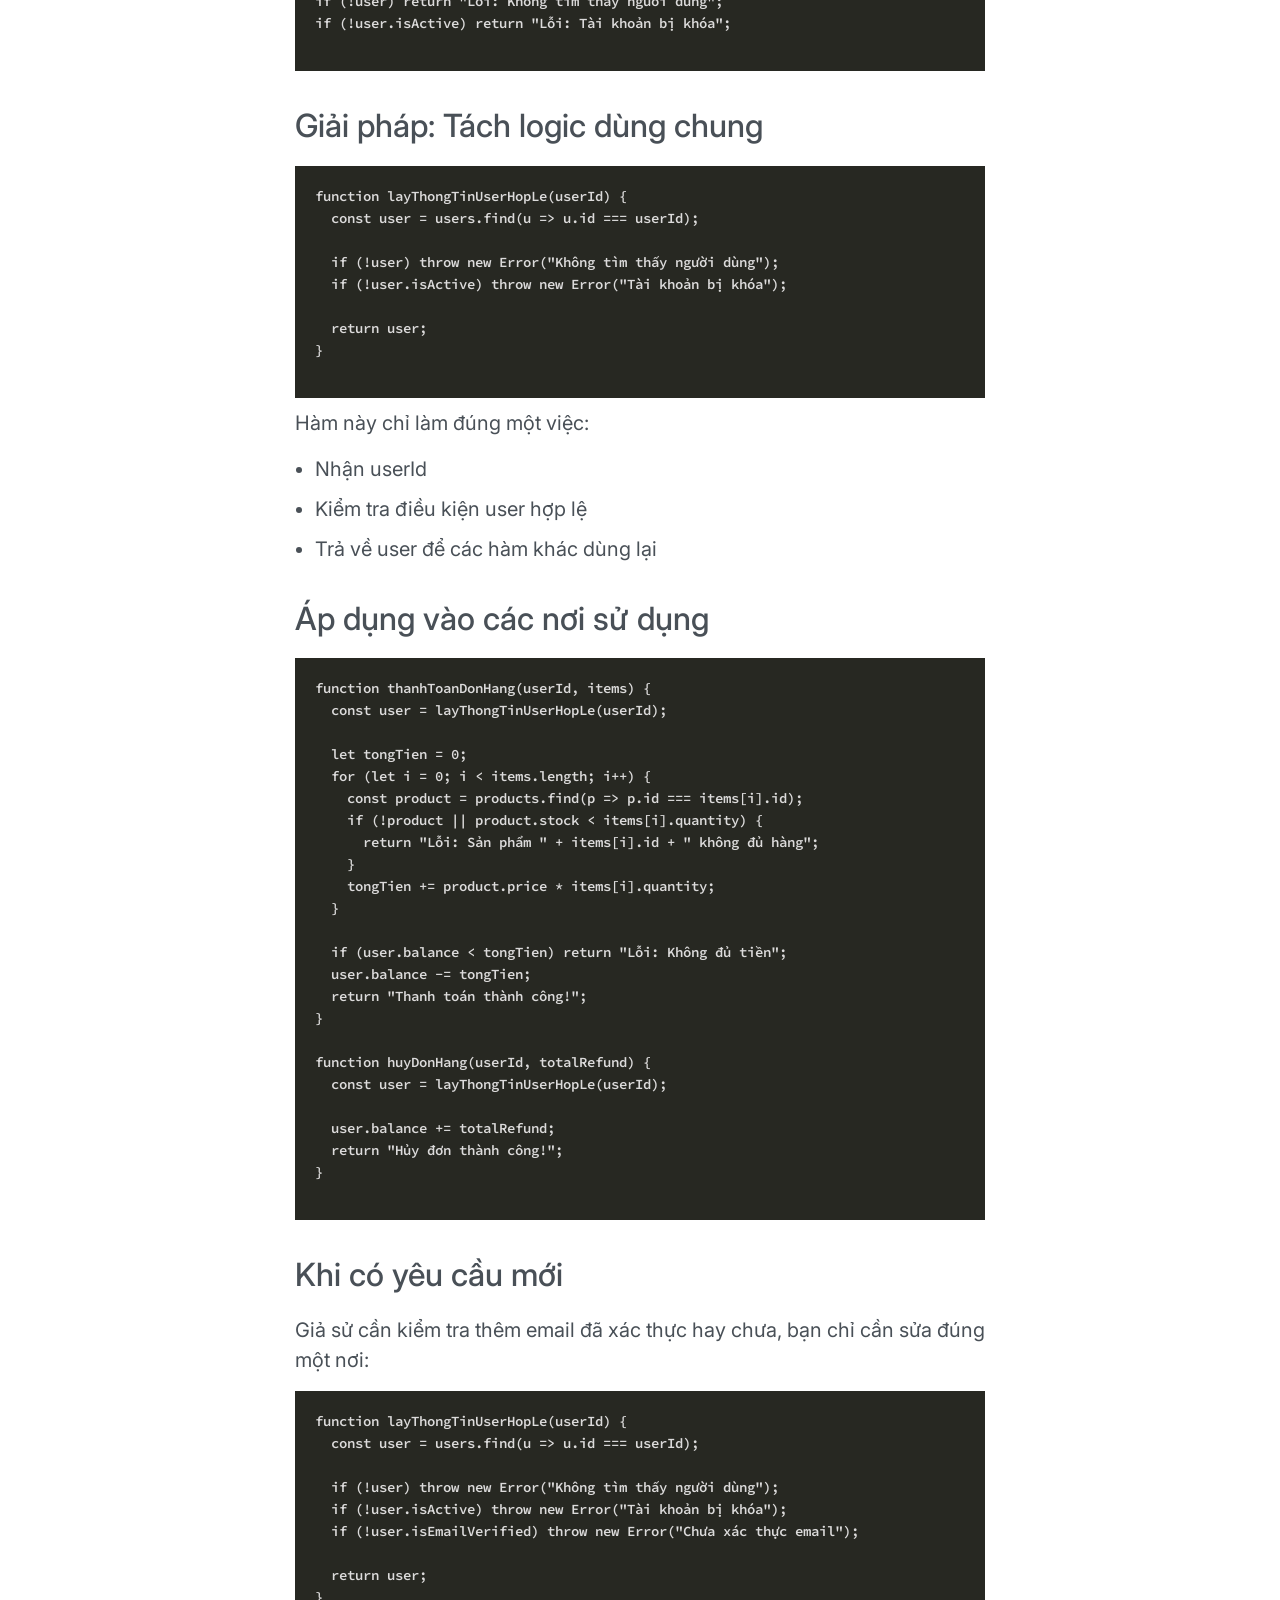
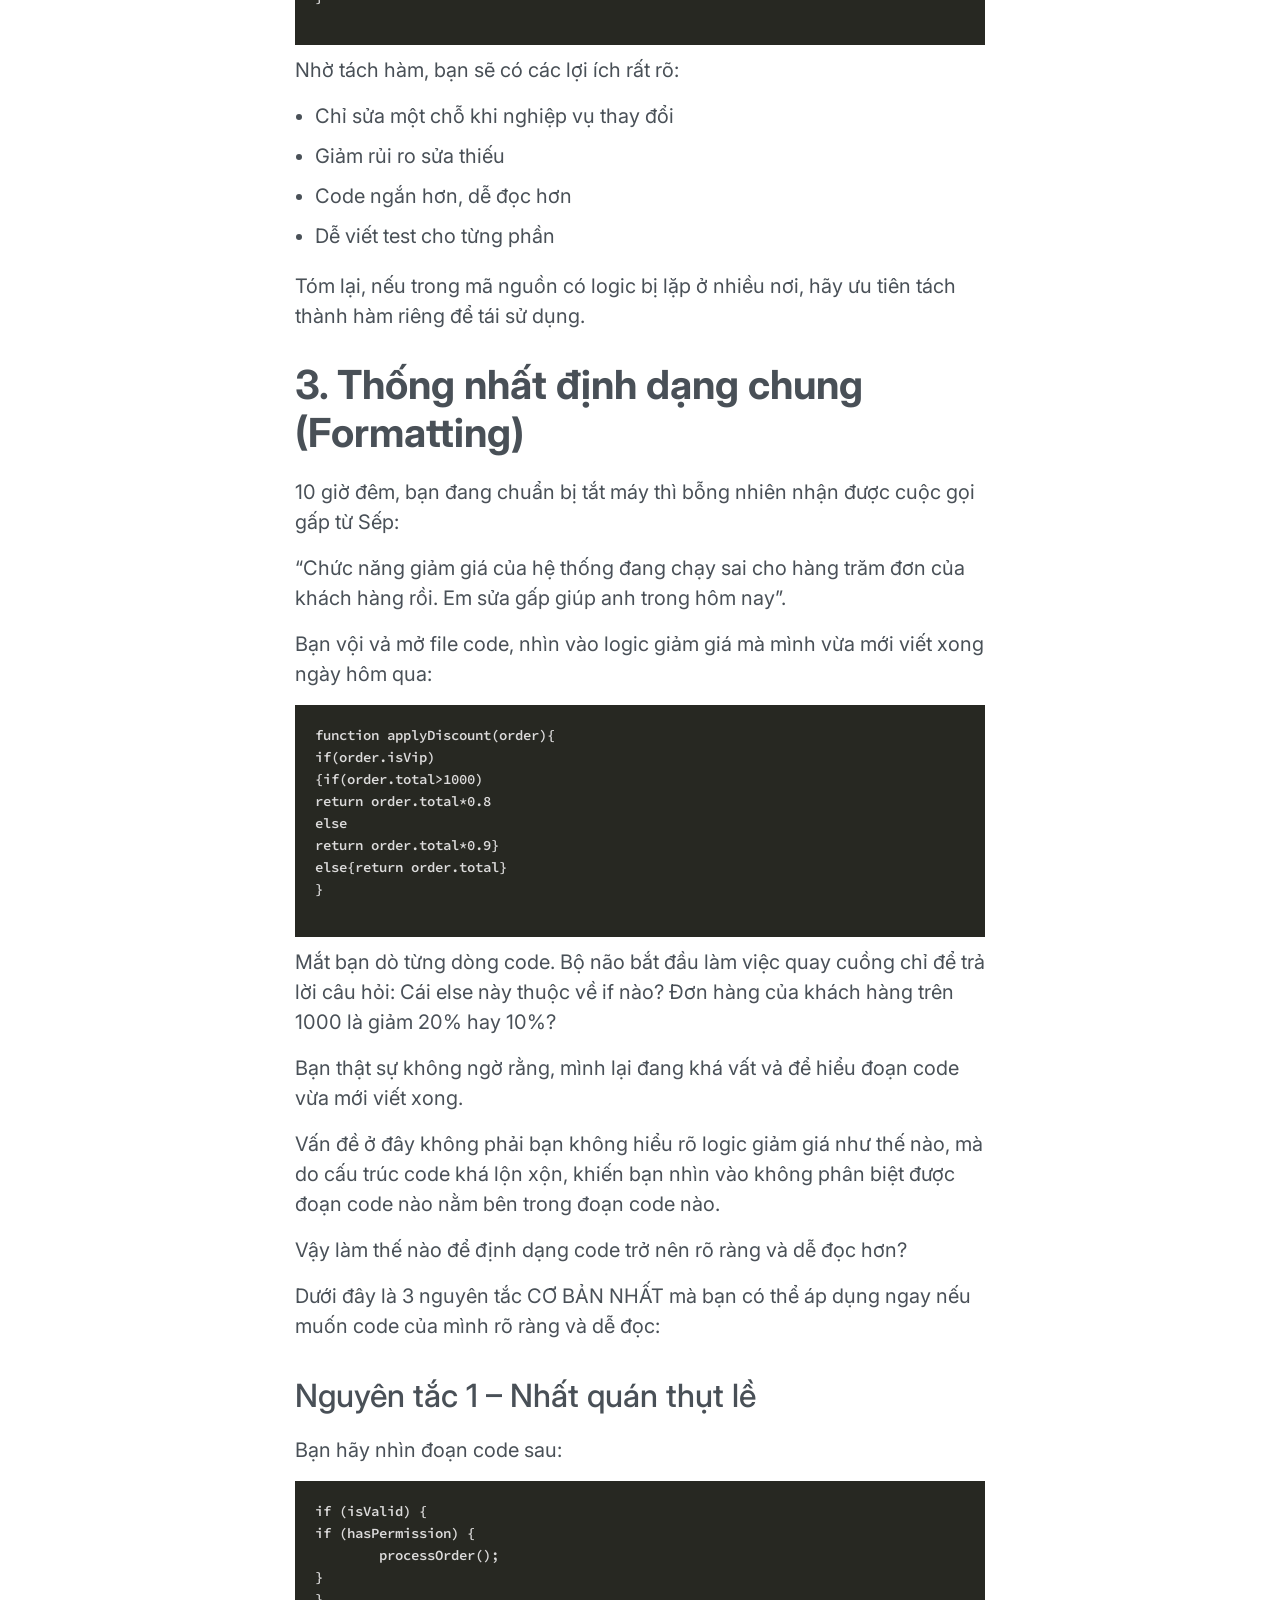
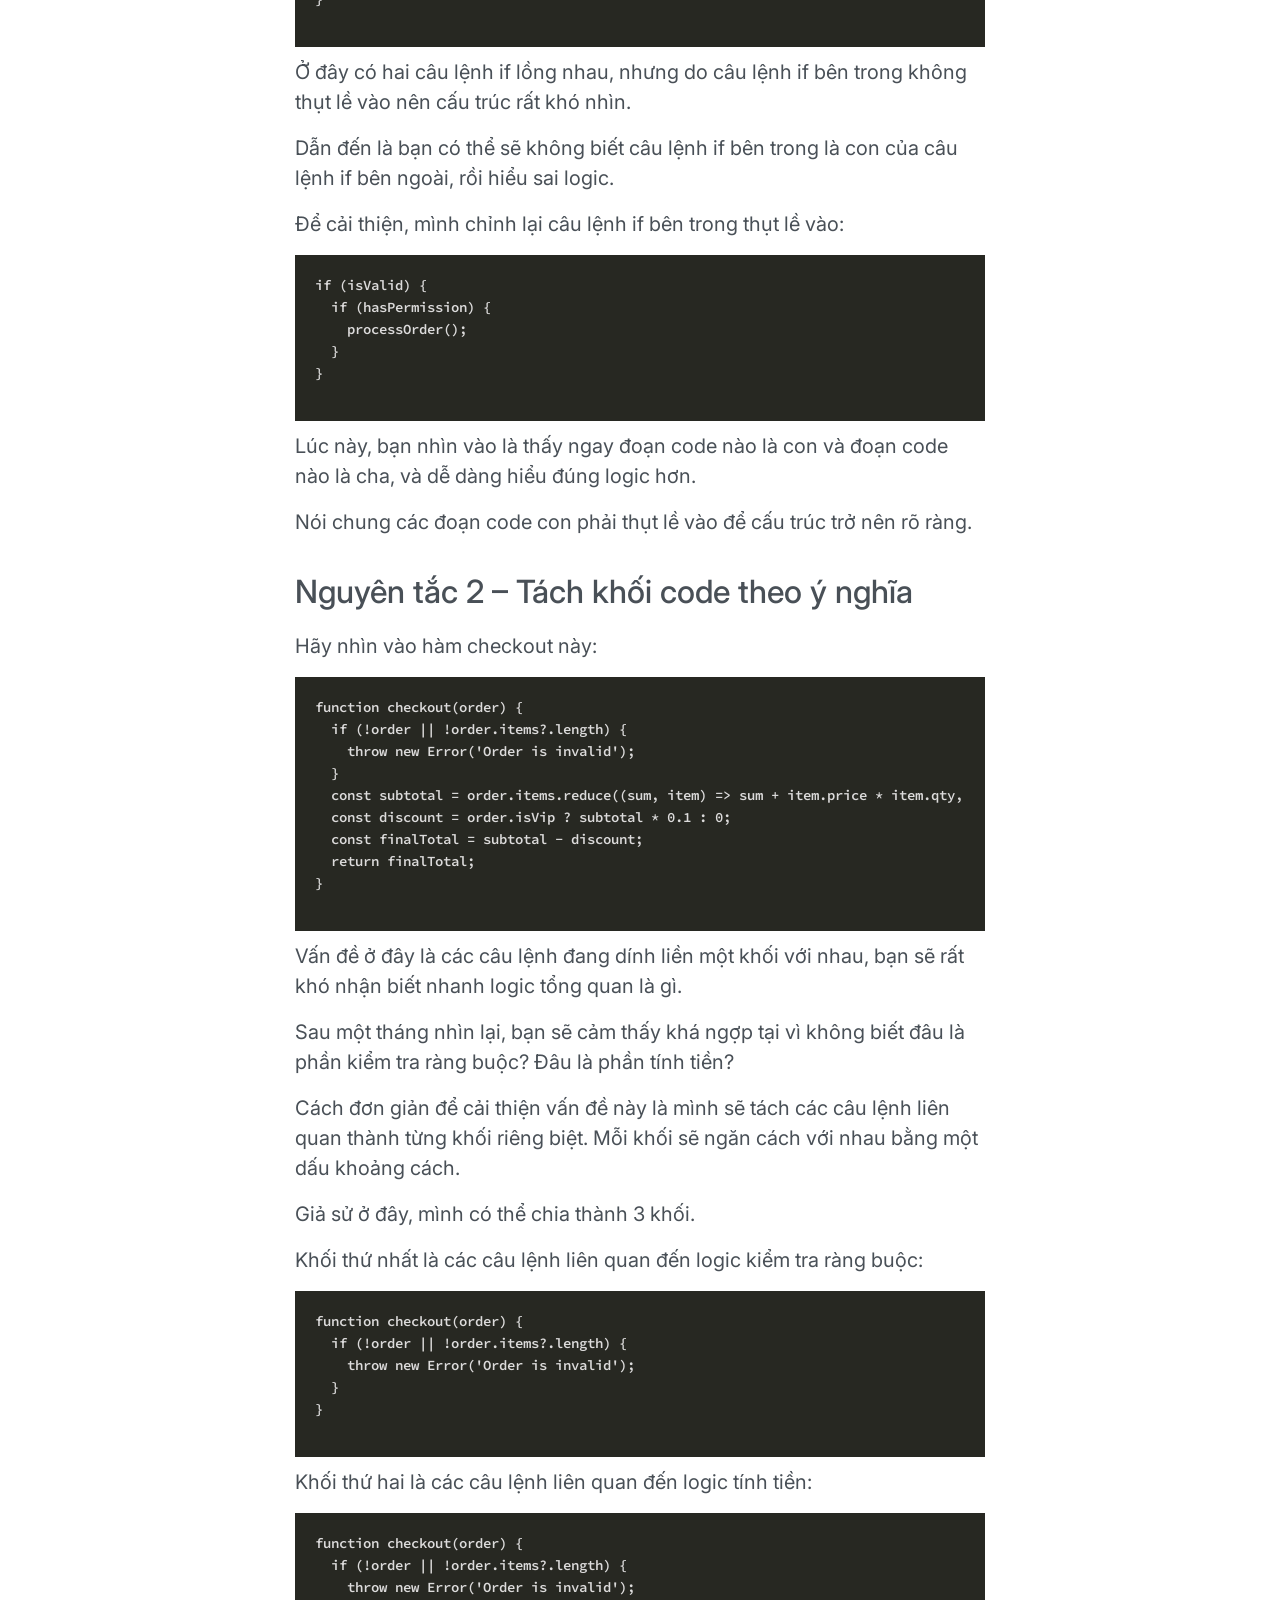
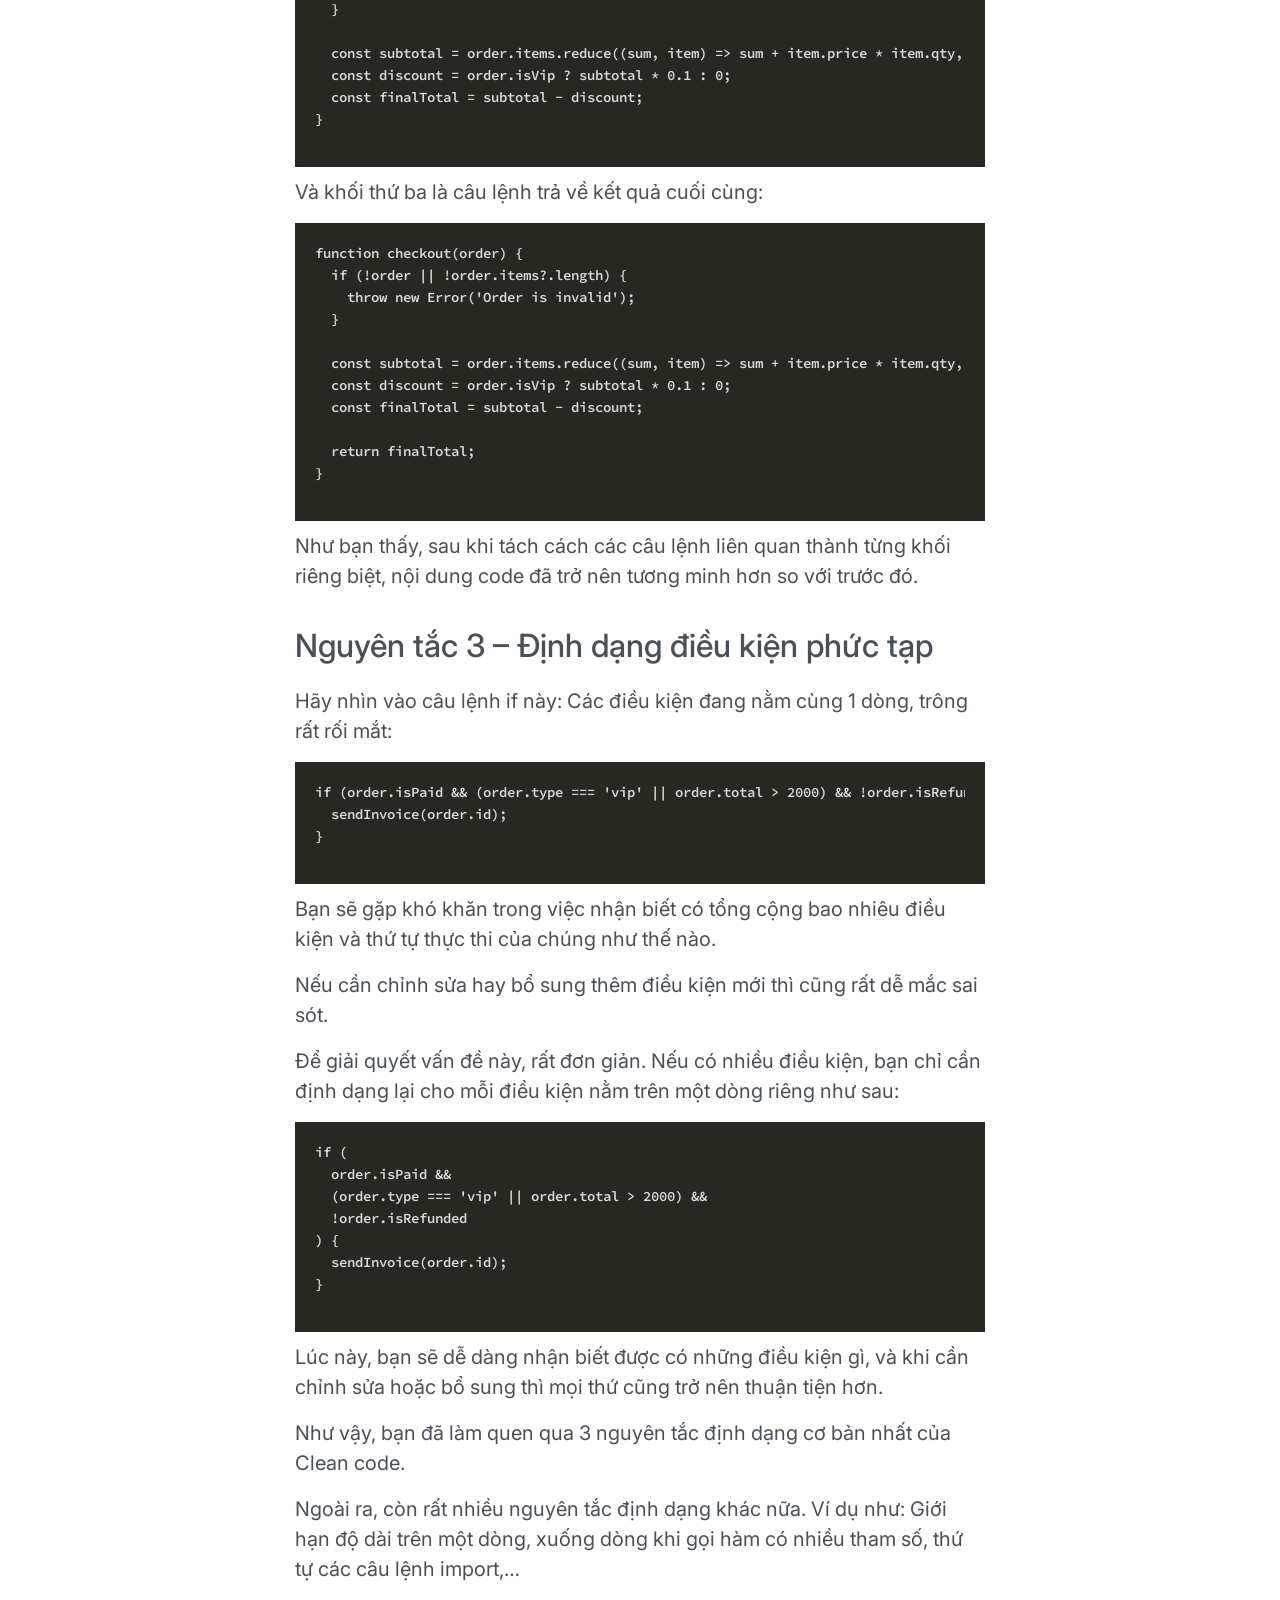
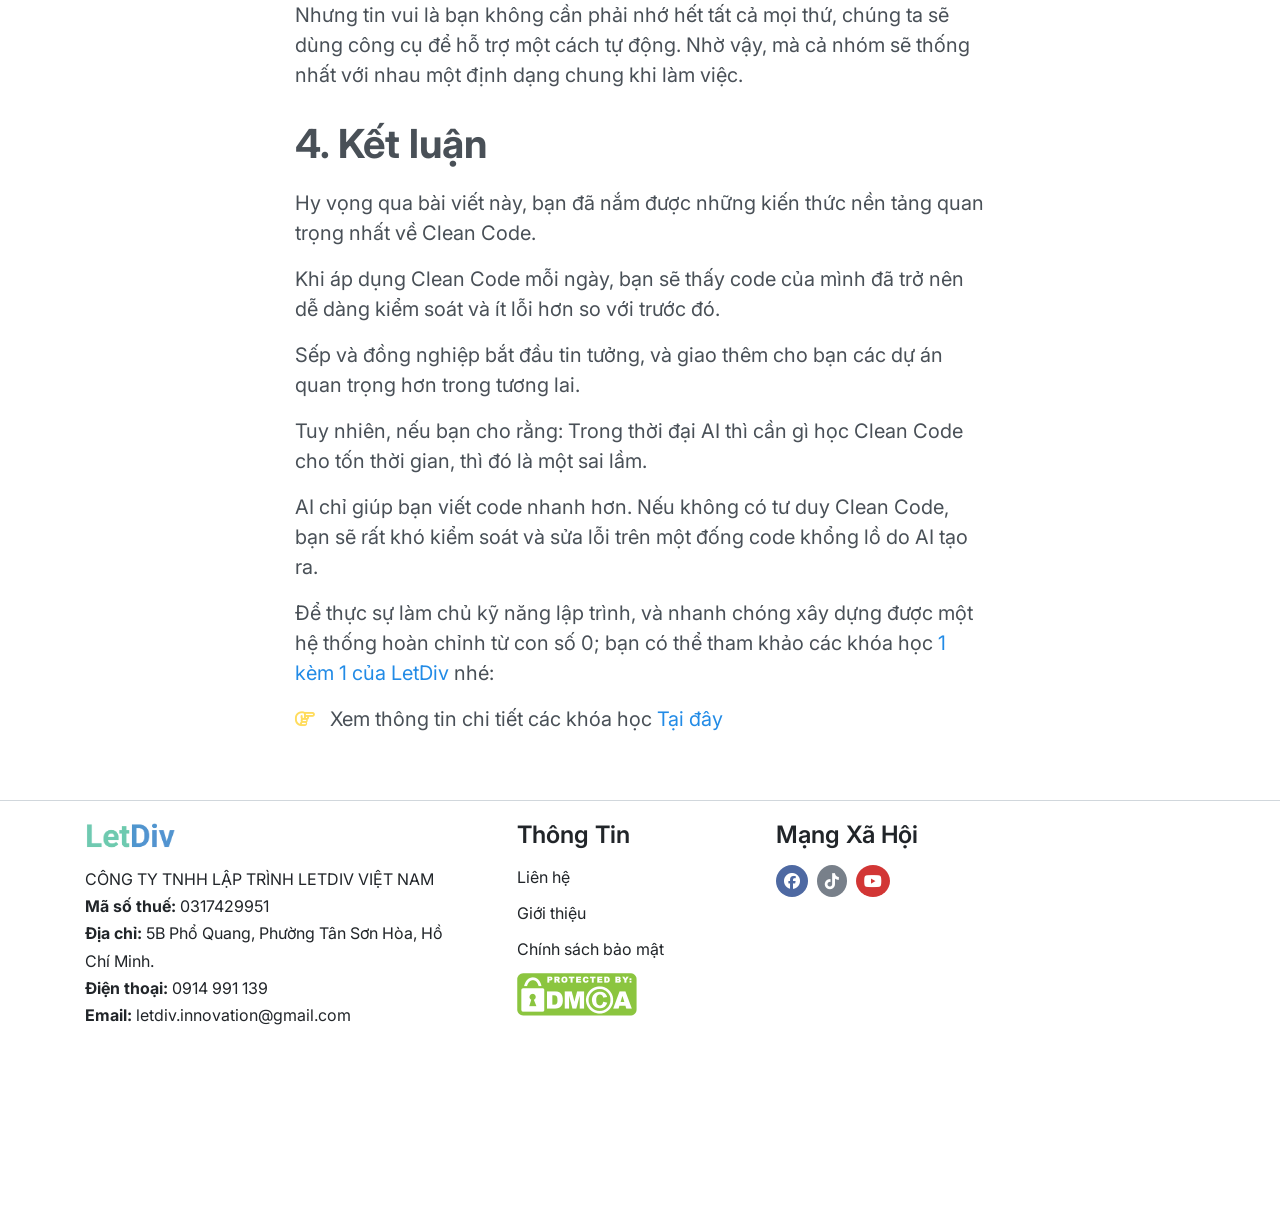
<file: articles/code-ban.html>
<!doctype html>
<html lang="vi">
  <head>
    <meta charset="UTF-8" />
    <meta name="viewport" content="width=device-width, initial-scale=1.0" />
    <title>
      Đừng để Code Bẩn trở thành DẤU CHẤM HẾT cho sự nghiệp Dev của bạn! -
      LetDiv
    </title>
    <link rel="icon" href="/assets/images/icon-logo-cropped.png" />
    <link
      rel="stylesheet"
      href="https://cdnjs.cloudflare.com/ajax/libs/font-awesome/6.3.0/css/all.min.css"
      integrity="sha512-SzlrxWUlpfuzQ+pcUCosxcglQRNAq/DZjVsC0lE40xsADsfeQoEypE+enwcOiGjk/bSuGGKHEyjSoQ1zVisanQ=="
      crossorigin="anonymous"
      referrerpolicy="no-referrer"
    />
    <!-- Bootstrap CSS -->
    <link rel="stylesheet" href="/assets/bootstrap/bootstrap.min.css" />
    <link rel="stylesheet" href="/assets/css/base.css" />
    <link rel="stylesheet" href="/assets/css/header.css" />
    <link rel="stylesheet" href="/assets/css/footer.css" />
    <link rel="stylesheet" href="css/news-details.css" />
  </head>
  <body>
    <!-- header -->
    <header class="header">
      <div class="container">
        <div class="inner-wrap">
          <div class="header-logo">
            <a href="/index.html"
              ><img src="/assets/images/LetDiv.webp" alt="logo"
            /></a>
          </div>
          <div class="header-navbar">
            <div class="navbar-menu">
              <ul>
                <li><a href="/index.html">Trang Chủ</a></li>
                <li><a href="/courses/course.html">Khóa Học</a></li>
                <li><a href="/articles/news.html">Tin Tức</a></li>
                <li><a href="/about/introduce.html">Giới Thiệu</a></li>
              </ul>
              <div class="inner-btn">
                <!-- Button trigger modal -->
                <button
                  type="button"
                  class="btn btn-primary button"
                  data-toggle="modal"
                  data-target="#exampleModal"
                >
                  Tư Vấn Ngay
                </button>
              </div>
            </div>
          </div>
          <div class="header-action">
            <div class="action">
              <div class="cart-shop">
                <a href=""><i class="fa-solid fa-cart-shopping"></i></a>
              </div>
              <!-- Button trigger modal -->
              <div class="login">
                <button
                  type="button"
                  class="btn"
                  data-toggle="modal"
                  data-target="#loginModal"
                >
                  <i class="fa-solid fa-user"></i>
                </button>
              </div>
              <div class="navbar-icon"><i class="fa-solid fa-bars"></i></div>
            </div>
          </div>
        </div>
      </div>
    </header>
    <div class="header-modal">
      <!-- Modal -->
      <div
        class="modal fade"
        id="exampleModal"
        tabindex="-1"
        aria-labelledby="exampleModalLabel"
        aria-hidden="true"
      >
        <div class="modal-dialog modal-dialog-centered">
          <div class="modal-content">
            <div class="modal-header">
              <h5 class="modal-title" id="exampleModalLabel">Liên hệ</h5>
              <div class="btn-close">
                <button
                  type="button"
                  class="close"
                  data-dismiss="modal"
                  aria-label="Close"
                >
                  <span aria-hidden="true">&times;</span>
                </button>
              </div>
            </div>
            <div class="modal-body">
              <div class="btn-contact">
                <button
                  class="button-change-color"
                  onclick="
                    window.open('https://zalo.me/2219221277314619603', '_blank')
                  "
                >
                  Nhắn tin Zalo OA
                </button>
                <button
                  class="button-change-color"
                  onclick="
                    window.open(
                      'https://www.facebook.com/letdiv.innovation',
                      '_blank',
                    )
                  "
                >
                  Nhắn tin Facebook
                </button>
              </div>
            </div>
          </div>
        </div>
      </div>
    </div>
    <!-- login Modal -->
    <div class="login-modal">
      <!-- Modal -->
      <div
        class="modal fade"
        id="loginModal"
        tabindex="-1"
        aria-labelledby="loginModalLabel"
        aria-hidden="true"
      >
        <div class="modal-dialog modal-dialog-centered">
          <div class="modal-content">
            <div class="modal-header">
              <h5 class="modal-title" id="loginModalLabel">Đăng Nhập</h5>
              <div class="btn-close">
                <button
                  type="button"
                  class="close"
                  data-dismiss="modal"
                  aria-label="Close"
                >
                  <span aria-hidden="true">&times;</span>
                </button>
              </div>
            </div>
            <div class="modal-body">
              <form action="" method="post">
                <div class="form-group">
                  <label for="exampleInputText1" class="label"
                    >Tài khoản <span style="color: red">*</span></label
                  >
                  <span class="icon"><i class="fa-solid fa-user"></i></span>
                  <input
                    type="text"
                    class="form-control"
                    id="exampleInputText1"
                    aria-describedby="textHelp"
                    placeholder="Ví dụ: nguyenvana"
                  />
                </div>
                <div class="form-group">
                  <label for="exampleInputPassword1" class="label"
                    >Mật khẩu <span style="color: red">*</span></label
                  >
                  <span class="icon"><i class="fa-solid fa-lock"></i></span>
                  <input
                    type="password"
                    class="form-control"
                    id="exampleInputPassword1"
                  />
                </div>
                <button class="button-change-color">Đăng nhập</button>
              </form>
              <div class="forgot-pass">
                <a href="/auth/forgot-password.html">Quên mật khẩu ?</a>
              </div>
              <div class="register text-center">
                Bạn chưa có tài khoản?
                <a href="/auth/register.html">Đăng ký ngay</a>
              </div>
            </div>
          </div>
        </div>
      </div>
    </div>
    <!-- login Modal end-->

    <!-- header end -->

    <!-- section-one -->
    <div class="section-one">
      <div class="container">
        <div class="inner-wrap">
          <div class="inner-title">
            <h1 class="title">
              Đừng để Code Bẩn trở thành DẤU CHẤM HẾT cho sự nghiệp Dev của bạn!
            </h1>
          </div>
          <div class="inner-image">
            <img
              src="/assets/images/ky-thuat-clean-code-thuc-chien-cho-dev-1024x576.webp"
              alt=""
            />
          </div>
          <div class="inner-content">
            <p>
              Đừng để Code Bẩn trở thành DẤU CHẤM HẾT cho sự nghiệp lập trình
              của bạn!
            </p>
            <p>
              Bạn đã từng bao giờ mất cả ngày trời để đọc lại đống code do chính
              mình viết cách đây 10 ngày, chỉ để sửa một lỗi nhỏ chưa?
            </p>
            <p>
              Tệ hơn nữa, bạn sửa chỗ này lại phát sinh lỗi ở hàng loạt chỗ
              khác. Trang web ngày càng bất ổn, lỗi lặt vặt xuất hiện khắp nơi,
              deadline cận kề mà công việc vẫn dậm chân tại chỗ, còn sếp thì hối
              thúc tin nhắn liên tục.
            </p>
            <p>
              Bạn bắt đầu cảm thấy căng thẳng, bất lực và bực bội. Tinh thần dần
              kiệt quệ, niềm đam mê với lập trình gần như đã biến mất. Công việc
              không còn mang lại niềm vui, mà giờ như là một cuộc chiến mỗi
              ngày.
            </p>
            <p>Đây chính là hậu quả điển hình của Code Bẩn.</p>
            <p>
              Mình hiểu cảm giác đó, vì mình cũng đã từng trải qua giống như
              bạn.
            </p>
            <p>Vậy làm sao để code trở nên dễ đọc, dễ bảo trì, và mở rộng?</p>
            <p>
              Sau hơn 10 năm làm việc và đọc qua nhiều cuốn sách về Clean Code,
              mình đã tổng hợp được những kỹ thuật thực chiến nhất mà bạn có thể
              áp dụng ngay vào dự án của mình sau khi xem xong bài viết này.
            </p>
            <p>Okay, giờ thì chúng ta bắt đầu thôi.</p>
            <h2 class="heading">1. Đặt tên (Naming)</h2>
            <p>
              Trước tiên, mình sẽ giới thiệu cho bạn kỹ thuật cơ bản nhất nhưng
              cũng là quan trọng nhất trong các kỹ thuật Clean Code đó là Cách
              đặt tên.
            </p>
            <p>
              Khi mới học lập trình, hầu hết chúng ta đều có thói quen đặt tên
              biến rất tùy hứng. Thậm chí, ngay cả nhiều lập trình viên đã đi
              làm đôi khi vẫn mắc phải những lỗi này.
            </p>
            <p>
              Nhìn vào đoạn code sau, bạn có hiểu nó đang thực hiện chức năng gì
              không?
            </p>
            <div class="inner-code">
              <script type="text/plain" class="source-code">
                function processData(arr) {
                  let temp = 0;
                  arr.forEach(el => {
                    if (el.type === 'vip' && el.amount > 50) {
                      temp += el.price * el.amount * 0.9;
                    } else {
                      temp += el.price * el.amount;
                    }
                  });
                  return temp;
                }
              </script>
            </div>
            <p>
              Gần như rất khó để hình dung chức năng cụ thể của hàm này là gì
              nếu chỉ nhìn lướt qua.
            </p>
            <p>
              Bạn phải đọc từng dòng lệnh, phân tích logic, và chạy chương trình
              nhiều lần mới lờ mờ đoán được là “hình như nó đang tính tổng cái
              gì đó…”.
            </p>
            <p>
              Nếu mình không tiết lộ rằng hàm này dùng để tính doanh thu dựa
              trên danh sách đơn hàng, thì có lẽ bạn sẽ mất rất nhiều thời gian
              tìm hiểu.
            </p>
            <p>
              Và tệ hơn, khi bạn cần sửa code, việc không hiểu rõ luồng logic cũ
              sẽ rất dễ dẫn đến việc tạo ra thêm nhiều lỗi khác.
            </p>
            <p>
              Để giải quyết vấn đề này, chúng ta cần tuân thủ 3 nguyên tắc cốt
              lõi sau đây trong việc đặt tên.
            </p>
            <h3>
              <strong>Nguyên tắc 1 – Tên phải thể hiện mục đích rõ ràng</strong>
            </h3>
            <p>
              Đây là nguyên tắc quan trọng nhất. Khi nhìn vào tên biến, tên hàm,
              tên class,… nó phải cho chúng ta biết được ngay mục đích dùng để
              làm gì?
            </p>
            <p>
              Bây giờ, mình sẽ áp dụng quy tắc này để sửa lại đoạn code sau.
            </p>
            <p>
              Hiện tại, tên hàm <span class="highlight">processData</span> có ý
              nghĩa quá chung chung. Nên mình sẽ đổi tên thành
              <span class="highlight">calculateTotalRevenue</span>, tạm dịch là
              tính tổng doanh thu.
            </p>
            <div class="inner-code">
              <script type="text/plain" class="source-code">
                // Trước
                function processData(arr) {
                  // ...
                }

                // Sau
                function calculateTotalRevenue(arr) {
                  // ...
                }
              </script>
            </div>
            <p>
              Để đổi tên một cách an toàn và đồng bộ, bạn nên dùng chức năng
              <strong>Rename Symbol</strong> của VS Code để toàn bộ nơi đang gọi
              hàm được cập nhật cùng lúc.
            </p>
            <p>
              Như vậy, những nơi nào đang gọi hàm này trong dự án đều sẽ được tự
              động cập nhật theo. Mình sẽ không cần tốn nhiều thời gian để đi rà
              soát hay sửa thủ công từng chỗ.
            </p>
            <p>
              Dù tên hàm hơi dài một chút, nhưng miễn sao nó thể hiện đúng mục
              đích là được
            </p>
            <p>
              Bạn nên nhớ rằng: Nguyên tắc của Clean Code là ưu tiên sự rõ ràng
              hơn độ dài của tên.
            </p>
            <p>
              Tiếp theo là tham số <span class="highlight">arr</span>. Tại vì nó
              dùng để chứa danh sách các đơn hàng, nên mình sẽ đổi tên lại với
              mục đích rõ ràng hơn là <span class="highlight">orders</span>.
            </p>
            <p>
              Còn biến <span class="highlight">temp</span> dùng để tính tổng giá
              trị của tất cả đơn hàng, nên mình sẽ đổi tên thành
              <span class="highlight">totalRevenue</span>:
            </p>
            <p>
              Biến <span class="highlight">el</span> trong vòng lặp
              <span class="highlight">forEach</span> tương ứng với mỗi đơn hàng
              trong mảng <span class="highlight">orders</span>, nên mình sẽ đổi
              tên thành <span class="highlight">order</span> dưới dạng số ít.
            </p>
            <div class="inner-code">
              <script type="text/plain" class="source-code">
                // Trước
                function processData(arr) {
                  let temp = 0;
                  arr.forEach(el => {
                    // ...
                  });
                  return temp;
                }

                // Sau
                function calculateTotalRevenue(orders) {
                  let totalRevenue = 0;
                  orders.forEach(order => {
                    // ...
                  });
                  return totalRevenue;
                }
              </script>
            </div>
            <p>
              Như vậy, sau khi áp dụng nguyên tắc thứ nhất, code của chúng ta đã
              trông rõ ràng hơn rất nhiều.
            </p>
            <p>
              Mình có thể dễ dàng nắm bắt được logic tính tổng doanh thu như
              sau:
            </p>
            <ul>
              <li>
                Nếu đơn hàng nào thuộc loại VIP và có số lượng trên 50, thì tổng
                tiền của đơn hàng đó sẽ được giảm 10%.
              </li>
              <li>
                Ngược lại, nếu không thỏa điều kiện này thì giữ nguyên giá gốc.
                Đến đây code đã khá ổn rồi. Tuy nhiên, nó vẫn còn một vấn đề nhỏ
                cần tối ưu. Đây là lúc mình cần sử dụng đến nguyên tắc thứ 2:
                Loại bỏ Magic Number.
              </li>
            </ul>
            <h3><strong>Nguyên tắc thứ 2 – Loại bỏ Magic Number</strong></h3>
            <p>Vậy Magic Number là gì?</p>
            <p>
              Hiện tại trong mã nguồn có 2 con số 50 và 0.9. Chúng chính là
              Magic Number.
            </p>
            Điều này khiến người đọc code nhìn vào sẽ không hiểu tại sao lại có
            con số đó và ý nghĩa của nó là gì. Để loại bỏ Magic number, mình sẽ
            đặt tên cho chúng.
            <p>
              Hiểu đơn giản, Magic Number là những con số được gán cứng trong mã
              nguồn mà không có tên gọi cụ thể.
            </p>
            <p>
              Điều này khiến người đọc code nhìn vào sẽ không hiểu tại sao lại
              có con số đó và ý nghĩa của nó là gì. Để loại bỏ Magic number,
              mình sẽ đặt tên cho chúng.
            </p>
            <p>
              Số 50 có ý nghĩa là số lượng mua tối thiểu để được giảm giá, nên
              mình sẽ khai báo một một hằng số có tên là MIN_ORDER_FOR_DISCOUNT
              để chứa giá trị 50.
            </p>
            <p>
              Tương tự, 0.9 là tỉ lệ giá sau khi đã giảm 10% cho đơn hàng VIP,
              nên mình sẽ khai báo một hằng số có tên là VIP_DISCOUNT_RATE để
              chứa giá trị 0.9.
            </p>
            <div class="inner-code">
              <script type="text/plain" class="source-code">
                // Trước
                if (order.type === 'vip' && order.amount > 50) {
                  totalRevenue += order.price * order.amount * 0.9;
                }

                // Sau
                const MIN_ORDER_FOR_DISCOUNT = 50;
                const VIP_DISCOUNT_RATE = 0.9;

                if (order.type === 'vip' && order.amount > MIN_ORDER_FOR_DISCOUNT) {
                  totalRevenue += order.price * order.amount * VIP_DISCOUNT_RATE;
                }
              </script>
            </div>
            <p>
              Câu lệnh điều kiện bây giờ đã trở nên tường minh hơn rất nhiều.
            </p>
            <p>
              Cách này không chỉ giúp code dễ đọc, mà còn cực kỳ dễ bảo trì. Sau
              này nếu cần thay đổi mức giảm giá hay số lượng, mình chỉ cần sửa
              đúng một chỗ tại vị trí khai báo biến, những nơi khác sử dụng các
              biến này cũng sẽ tự động được cập nhật theo.
            </p>
            <h3><strong>Nguyên tắc số 3 – Tên hàm phải là động từ</strong></h3>
            <p>
              Vì hàm đại diện cho một hành động cụ thể, nên tên của nó nhất định
              phải là động từ.
            </p>
            <p>
              Ví dụ, hàm calculateTotalRevenue có tên là một động từ, và thể
              hiện đúng mục đích là dùng để tính tổng doanh thu.
            </p>
            <p>Ngược lại, tên biến, tên class,… thì nên là danh từ.</p>
            <p>
              Như vậy, chúng ta đã đi qua 3 nguyên tắc quan trọng nhất của kỹ
              thuật đặt tên biến. Chỉ cần nắm vững và thực hành thành thạo 3
              nguyên tắc đặt tên này, code của bạn sẽ trở nên dễ đọc và chuyên
              nghiệp hơn 80% so với trước đây rồi đấy!
            </p>
            <p>
              <i class="fa-regular fa-hand-point-right"></i> Xem thông tin chi
              tiết các khóa học <a href="/courses/course.html">Tại đây</a>
            </p>
            <h2 class="heading">2. Tách hàm</h2>
            <p>
              “Sửa gấp giúp anh hiển thị ngày tháng trong hệ thống để phù hợp
              với định dạng bên Nhật nhé, 1 tiếng sau anh phải họp với đối tác
              rồi!” – Sếp vội vã chỉ tay vào màn hình và nói.
            </p>
            <p>
              “Okay, 30 phút sau có ngay cho anh ạ!” – Bạn trả lời một cách đầy
              tự tin. Sau đó mở ứng dụng VS Code lên, rồi nhanh chóng bắt tay
              vào công việc.
            </p>
            <p>
              Bỗng nhiên bạn khựng lại, 2 tay ôm lấy đầu, miệng há hốc vì biết
              mình đang gặp một vấn đề nghiêm trọng:
            </p>
            <p>
              “Chết rồi! Nếu muốn sửa định dạng ngày tháng, mình phải sửa lại
              code của màn hình danh sách sản phẩm, chi tiết sản phẩm, giỏ
              hàng,… và rất nhiều màn hình khác nữa…”
            </p>
            <p>
              Với một hệ thống có hơn hàng trăm màn hình, bạn ước lượng làm một
              ngày chưa chắc đã xong, 1 tiếng sao mà kịp… Tệ hơn, bạn có thể sửa
              thiếu hoặc vô tình sửa nhầm logic của chức năng khác.
            </p>
            <p>
              Bạn nhận ra hệ thống đang vi phạm nguyên tắc code bị trùng lặp ở
              nhiều nơi. Mỗi lần cần chỉnh sửa đơn giản đều biến thành một nhiệm
              vụ tốn thời gian, và tiềm ẩn đầy rủi ro.
            </p>
            <p>
              Giải pháp ở đây, bạn chỉ cần tách các đoạn code trùng lặp ra thành
              một hàm tiện ích dùng chung. Những nơi nào cần sử dụng thì chỉ cần
              gọi hàm tiện ích này ra.
            </p>
            <p>
              Sau này cần chỉnh sửa, bạn chỉ cần chỉnh sửa bên trong hàm tiện
              ích này, các nơi khác sẽ tự động được cập nhật theo.
            </p>
            <p>Để giúp bạn dễ hình dung, mình có một ví dụ đơn giản như sau:</p>
            <div class="inner-code">
              <script type="text/plain" class="source-code">
                // Giả lập cơ sở dữ liệu
                const users = [{ id: 1, name: "An", balance: 500, isActive: true }];
                const products = [{ id: 101, name: "Laptop", price: 200, stock: 5 }];

                // 1. Chức năng thanh toán
                function thanhToanDonHang(userId, items) {
                    const user = users.find(u => u.id === userId);
                    if (!user) return "Lỗi: Không tìm thấy người dùng";
                    if (!user.isActive) return "Lỗi: Tài khoản bị khóa";

                    let tongTien = 0;
                    for (let i = 0; i < items.length; i++) {
                        const product = products.find(p => p.id === items[i].id);
                        if (!product || product.stock < items[i].quantity) {
                            return "Lỗi: Sản phẩm " + items[i].id + " không đủ hàng";
                        }
                        tongTien += product.price * items[i].quantity;
                    }

                    if (user.balance < tongTien) return "Lỗi: Không đủ tiền";
                    user.balance -= tongTien;
                    return "Thanh toán thành công!";
                }

                // 2. Chức năng hủy đơn (Để hoàn tiền)
                function huyDonHang(userId, totalRefund) {
                    const user = users.find(u => u.id === userId);
                    if (!user) return "Lỗi: Không tìm thấy người dùng";
                    if (!user.isActive) return "Lỗi: Tài khoản bị khóa";

                    user.balance += totalRefund;
                    return "Hủy đơn thành công!";
                }
              </script>
            </div>
            <p>
              Ở đây có một vấn đề rất rõ: logic kiểm tra user hợp lệ đang bị lặp
              ở cả thanhToanDonHang và huyDonHang.
            </p>
            <p>
              Khi nghiệp vụ đổi, bạn sẽ phải sửa nhiều chỗ, rất dễ quên và gây
              lỗi.
            </p>
            <h3>Phần code bị lặp</h3>
            <div class="inner-code">
              <script type="text/plain" class="source-code">
                // Bị lặp trong thanhToanDonHang
                const user = users.find(u => u.id === userId);
                if (!user) return "Lỗi: Không tìm thấy người dùng";
                if (!user.isActive) return "Lỗi: Tài khoản bị khóa";

                // Bị lặp trong huyDonHang
                const user = users.find(u => u.id === userId);
                if (!user) return "Lỗi: Không tìm thấy người dùng";
                if (!user.isActive) return "Lỗi: Tài khoản bị khóa";
              </script>
            </div>
            <h3>Giải pháp: Tách logic dùng chung</h3>
            <div class="inner-code">
              <script type="text/plain" class="source-code">
                function layThongTinUserHopLe(userId) {
                  const user = users.find(u => u.id === userId);

                  if (!user) throw new Error("Không tìm thấy người dùng");
                  if (!user.isActive) throw new Error("Tài khoản bị khóa");

                  return user;
                }
              </script>
            </div>
            <p>Hàm này chỉ làm đúng một việc:</p>
            <ul>
              <li>Nhận userId</li>
              <li>Kiểm tra điều kiện user hợp lệ</li>
              <li>Trả về user để các hàm khác dùng lại</li>
            </ul>
            <h3>Áp dụng vào các nơi sử dụng</h3>
            <div class="inner-code">
              <script type="text/plain" class="source-code">
                function thanhToanDonHang(userId, items) {
                  const user = layThongTinUserHopLe(userId);

                  let tongTien = 0;
                  for (let i = 0; i < items.length; i++) {
                    const product = products.find(p => p.id === items[i].id);
                    if (!product || product.stock < items[i].quantity) {
                      return "Lỗi: Sản phẩm " + items[i].id + " không đủ hàng";
                    }
                    tongTien += product.price * items[i].quantity;
                  }

                  if (user.balance < tongTien) return "Lỗi: Không đủ tiền";
                  user.balance -= tongTien;
                  return "Thanh toán thành công!";
                }

                function huyDonHang(userId, totalRefund) {
                  const user = layThongTinUserHopLe(userId);

                  user.balance += totalRefund;
                  return "Hủy đơn thành công!";
                }
              </script>
            </div>
            <h3>Khi có yêu cầu mới</h3>
            <p>
              Giả sử cần kiểm tra thêm email đã xác thực hay chưa, bạn chỉ cần
              sửa đúng một nơi:
            </p>
            <div class="inner-code">
              <script type="text/plain" class="source-code">
                function layThongTinUserHopLe(userId) {
                  const user = users.find(u => u.id === userId);

                  if (!user) throw new Error("Không tìm thấy người dùng");
                  if (!user.isActive) throw new Error("Tài khoản bị khóa");
                  if (!user.isEmailVerified) throw new Error("Chưa xác thực email");

                  return user;
                }
              </script>
            </div>
            <p>Nhờ tách hàm, bạn sẽ có các lợi ích rất rõ:</p>
            <ul>
              <li>Chỉ sửa một chỗ khi nghiệp vụ thay đổi</li>
              <li>Giảm rủi ro sửa thiếu</li>
              <li>Code ngắn hơn, dễ đọc hơn</li>
              <li>Dễ viết test cho từng phần</li>
            </ul>
            <p>
              Tóm lại, nếu trong mã nguồn có logic bị lặp ở nhiều nơi, hãy ưu
              tiên tách thành hàm riêng để tái sử dụng.
            </p>
            <h2 class="heading">3. Thống nhất định dạng chung (Formatting)</h2>
            <p>
              10 giờ đêm, bạn đang chuẩn bị tắt máy thì bỗng nhiên nhận được
              cuộc gọi gấp từ Sếp:
            </p>
            <p>
              “Chức năng giảm giá của hệ thống đang chạy sai cho hàng trăm đơn
              của khách hàng rồi. Em sửa gấp giúp anh trong hôm nay”.
            </p>
            <p>
              Bạn vội vả mở file code, nhìn vào logic giảm giá mà mình vừa mới
              viết xong ngày hôm qua:
            </p>
            <div class="inner-code">
              <script type="text/plain" class="source-code">
                function applyDiscount(order){
                if(order.isVip)
                {if(order.total>1000)
                return order.total*0.8
                else
                return order.total*0.9}
                else{return order.total}
                }
              </script>
            </div>
            <p>
              Mắt bạn dò từng dòng code. Bộ não bắt đầu làm việc quay cuồng chỉ
              để trả lời câu hỏi: Cái else này thuộc về if nào? Đơn hàng của
              khách hàng trên 1000 là giảm 20% hay 10%?
            </p>
            <p>
              Bạn thật sự không ngờ rằng, mình lại đang khá vất vả để hiểu đoạn
              code vừa mới viết xong.
            </p>
            <p>
              Vấn đề ở đây không phải bạn không hiểu rõ logic giảm giá như thế
              nào, mà do cấu trúc code khá lộn xộn, khiến bạn nhìn vào không
              phân biệt được đoạn code nào nằm bên trong đoạn code nào.
            </p>
            <p>
              Vậy làm thế nào để định dạng code trở nên rõ ràng và dễ đọc hơn?
            </p>
            <p>
              Dưới đây là 3 nguyên tắc CƠ BẢN NHẤT mà bạn có thể áp dụng ngay
              nếu muốn code của mình rõ ràng và dễ đọc:
            </p>
            <h3>Nguyên tắc 1 – Nhất quán thụt lề</h3>
            <p>Bạn hãy nhìn đoạn code sau:</p>
            <div class="inner-code">
              <script type="text/plain" class="source-code">
                if (isValid) {
                if (hasPermission) {
                        processOrder();
                }
                }
              </script>
            </div>
            <p>
              Ở đây có hai câu lệnh if lồng nhau, nhưng do câu lệnh if bên trong
              không thụt lề vào nên cấu trúc rất khó nhìn.
            </p>
            <p>
              Dẫn đến là bạn có thể sẽ không biết câu lệnh if bên trong là con
              của câu lệnh if bên ngoài, rồi hiểu sai logic.
            </p>
            <p>
              Để cải thiện, mình chỉnh lại câu lệnh if bên trong thụt lề vào:
            </p>
            <div class="inner-code">
              <script type="text/plain" class="source-code">
                if (isValid) {
                  if (hasPermission) {
                    processOrder();
                  }
                }
              </script>
            </div>
            <p>
              Lúc này, bạn nhìn vào là thấy ngay đoạn code nào là con và đoạn
              code nào là cha, và dễ dàng hiểu đúng logic hơn.
            </p>
            <p>
              Nói chung các đoạn code con phải thụt lề vào để cấu trúc trở nên
              rõ ràng.
            </p>
            <h3>Nguyên tắc 2 – Tách khối code theo ý nghĩa</h3>
            <p>Hãy nhìn vào hàm checkout này:</p>
            <div class="inner-code">
              <script type="text/plain" class="source-code">
                function checkout(order) {
                  if (!order || !order.items?.length) {
                    throw new Error('Order is invalid');
                  }
                  const subtotal = order.items.reduce((sum, item) => sum + item.price * item.qty, 0);
                  const discount = order.isVip ? subtotal * 0.1 : 0;
                  const finalTotal = subtotal - discount;
                  return finalTotal;
                }
              </script>
            </div>
            <p>
              Vấn đề ở đây là các câu lệnh đang dính liền một khối với nhau, bạn
              sẽ rất khó nhận biết nhanh logic tổng quan là gì.
            </p>
            <p>
              Sau một tháng nhìn lại, bạn sẽ cảm thấy khá ngợp tại vì không biết
              đâu là phần kiểm tra ràng buộc? Đâu là phần tính tiền?
            </p>
            <p>
              Cách đơn giản để cải thiện vấn đề này là mình sẽ tách các câu lệnh
              liên quan thành từng khối riêng biệt. Mỗi khối sẽ ngăn cách với
              nhau bằng một dấu khoảng cách.
            </p>
            <p>Giả sử ở đây, mình có thể chia thành 3 khối.</p>
            <p>
              Khối thứ nhất là các câu lệnh liên quan đến logic kiểm tra ràng
              buộc:
            </p>
            <div class="inner-code">
              <script type="text/plain" class="source-code">
                function checkout(order) {
                  if (!order || !order.items?.length) {
                    throw new Error('Order is invalid');
                  }
                }
              </script>
            </div>
            <p>Khối thứ hai là các câu lệnh liên quan đến logic tính tiền:</p>
            <div class="inner-code">
              <script type="text/plain" class="source-code">
                function checkout(order) {
                  if (!order || !order.items?.length) {
                    throw new Error('Order is invalid');
                  }

                  const subtotal = order.items.reduce((sum, item) => sum + item.price * item.qty, 0);
                  const discount = order.isVip ? subtotal * 0.1 : 0;
                  const finalTotal = subtotal - discount;
                }
              </script>
            </div>
            <p>Và khối thứ ba là câu lệnh trả về kết quả cuối cùng:</p>
            <div class="inner-code">
              <script type="text/plain" class="source-code">
                function checkout(order) {
                  if (!order || !order.items?.length) {
                    throw new Error('Order is invalid');
                  }

                  const subtotal = order.items.reduce((sum, item) => sum + item.price * item.qty, 0);
                  const discount = order.isVip ? subtotal * 0.1 : 0;
                  const finalTotal = subtotal - discount;

                  return finalTotal;
                }
              </script>
            </div>
            <p>
              Như bạn thấy, sau khi tách cách các câu lệnh liên quan thành từng
              khối riêng biệt, nội dung code đã trở nên tương minh hơn so với
              trước đó.
            </p>
            <h3>Nguyên tắc 3 – Định dạng điều kiện phức tạp</h3>
            <p>
              Hãy nhìn vào câu lệnh if này: Các điều kiện đang nằm cùng 1 dòng,
              trông rất rối mắt:
            </p>
            <div class="inner-code">
              <script type="text/plain" class="source-code">
                if (order.isPaid && (order.type === 'vip' || order.total > 2000) && !order.isRefunded) {
                  sendInvoice(order.id);
                }
              </script>
            </div>
            <p>
              Bạn sẽ gặp khó khăn trong việc nhận biết có tổng cộng bao nhiêu
              điều kiện và thứ tự thực thi của chúng như thế nào.
            </p>
            <p>
              Nếu cần chỉnh sửa hay bổ sung thêm điều kiện mới thì cũng rất dễ
              mắc sai sót.
            </p>
            <p>
              Để giải quyết vấn đề này, rất đơn giản. Nếu có nhiều điều kiện,
              bạn chỉ cần định dạng lại cho mỗi điều kiện nằm trên một dòng
              riêng như sau:
            </p>
            <div class="inner-code">
              <script type="text/plain" class="source-code">
                if (
                  order.isPaid &&
                  (order.type === 'vip' || order.total > 2000) &&
                  !order.isRefunded
                ) {
                  sendInvoice(order.id);
                }
              </script>
            </div>
            <p>
              Lúc này, bạn sẽ dễ dàng nhận biết được có những điều kiện gì, và
              khi cần chỉnh sửa hoặc bổ sung thì mọi thứ cũng trở nên thuận tiện
              hơn.
            </p>
            <p>
              Như vậy, bạn đã làm quen qua 3 nguyên tắc định dạng cơ bản nhất
              của Clean code.
            </p>
            <p>
              Ngoài ra, còn rất nhiều nguyên tắc định dạng khác nữa. Ví dụ như:
              Giới hạn độ dài trên một dòng, xuống dòng khi gọi hàm có nhiều
              tham số, thứ tự các câu lệnh import,…
            </p>
            <p>
              Nhưng tin vui là bạn không cần phải nhớ hết tất cả mọi thứ, chúng
              ta sẽ dùng công cụ để hỗ trợ một cách tự động. Nhờ vậy, mà cả nhóm
              sẽ thống nhất với nhau một định dạng chung khi làm việc.
            </p>
            <h2 class="heading">4. Kết luận</h2>
            <p>
              Hy vọng qua bài viết này, bạn đã nắm được những kiến thức nền tảng
              quan trọng nhất về Clean Code.
            </p>
            <p>
              Khi áp dụng Clean Code mỗi ngày, bạn sẽ thấy code của mình đã trở
              nên dễ dàng kiểm soát và ít lỗi hơn so với trước đó.
            </p>
            <p>
              Sếp và đồng nghiệp bắt đầu tin tưởng, và giao thêm cho bạn các dự
              án quan trọng hơn trong tương lai.
            </p>
            <p>
              Tuy nhiên, nếu bạn cho rằng: Trong thời đại AI thì cần gì học
              Clean Code cho tốn thời gian, thì đó là một sai lầm.
            </p>
            <p>
              AI chỉ giúp bạn viết code nhanh hơn. Nếu không có tư duy Clean
              Code, bạn sẽ rất khó kiểm soát và sửa lỗi trên một đống code khổng
              lồ do AI tạo ra.
            </p>
            <p>
              Để thực sự làm chủ kỹ năng lập trình, và nhanh chóng xây dựng được
              một hệ thống hoàn chỉnh từ con số 0; bạn có thể tham khảo các khóa
              học <a href="/courses/course.html">1 kèm 1 của LetDiv</a> nhé:
            </p>
            <p>
              <i class="fa-regular fa-hand-point-right"></i> Xem thông tin chi
              tiết các khóa học <a href="/courses/course.html">Tại đây</a>
            </p>
          </div>
        </div>
      </div>
    </div>
    <!-- section-one end -->

    <!-- footer -->
    <footer class="footer">
      <div class="container">
        <div class="inner-wrap">
          <div class="inner-addres">
            <div class="img">
              <a href=""><img src="/assets/images/LetDiv.webp" alt="" /></a>
              <p class="content">
                CÔNG TY TNHH LẬP TRÌNH LETDIV VIỆT NAM <br />
                <strong>Mã số thuế:</strong> 0317429951 <br /><strong
                  >Địa chỉ:</strong
                >
                5B Phổ Quang, Phường Tân Sơn Hòa, Hồ Chí Minh. <br /><strong
                  >Điện thoại:</strong
                >
                0914 991 139 <br />
                <strong>Email:</strong> letdiv.innovation@gmail.com
              </p>
            </div>
          </div>
          <div class="inner-info">
            <h3>Thông Tin</h3>
            <p><a href="/contact/contact.html">Liên hệ</a></p>
            <p><a href="/about/introduce.html">Giới thiệu</a></p>
            <p><a href="/policies/policy.html">Chính sách bảo mật</a></p>
            <div class="img">
              <a
                href="https://www.dmca.com/Protection/Status.aspx?ID=5ed68dec-8566-4fcf-b1d7-70668621b032&refurl=https://letdiv.com/"
                target="_blank"
                ><img src="/assets/images/DMCA_logo-grn-btn120w.png" alt=""
              /></a>
            </div>
          </div>
          <div class="inner-social">
            <h3>Mạng Xã Hội</h3>
            <div class="icon">
              <a
                href="https://www.facebook.com/letdiv.innovation"
                target="_blank"
                ><i class="fa-brands fa-facebook"></i
              ></a>
              <a href="https://www.tiktok.com/@letdiv" target="_blank"
                ><i class="fa-brands fa-tiktok"></i
              ></a>
              <a href="https://www.youtube.com/@letdiv" target="_blank"
                ><i class="fa-brands fa-youtube"></i
              ></a>
            </div>
            <iframe
              src="https://www.google.com/maps/embed?pb=!1m14!1m8!1m3!1d31352.53490692094!2d106.66647100000002!3d10.806191000000002!3m2!1i1024!2i768!4f13.1!3m3!1m2!1s0x3174d7e2e9c2d4b1%3A0xa1e7de28f1b06563!2zQ8O0bmcgVHkgVE5ISCBM4bqtcCBUcsOsbmggTGV0RGl2!5e0!3m2!1sen!2sus!4v1789548029411!5m2!1sen!2sus"
              width="100%"
              height="300"
              style="border: 0"
              allowfullscreen=""
              loading="lazy"
              referrerpolicy="strict-origin-when-cross-origin"
            ></iframe>
          </div>
        </div>
      </div>
    </footer>
    <!-- footer end -->
    <!-- Option 1: jQuery and Bootstrap Bundle (includes Popper) -->
    <script src="/assets/bootstrap/jquery.slim.min.js"></script>
    <script src="/assets/bootstrap/bootstrap.bundle.min.js"></script>
    <script src="js/format-code.js"></script>
    <script src="/assets/js/header-auth.js"></script>
  </body>
</html>
</file>
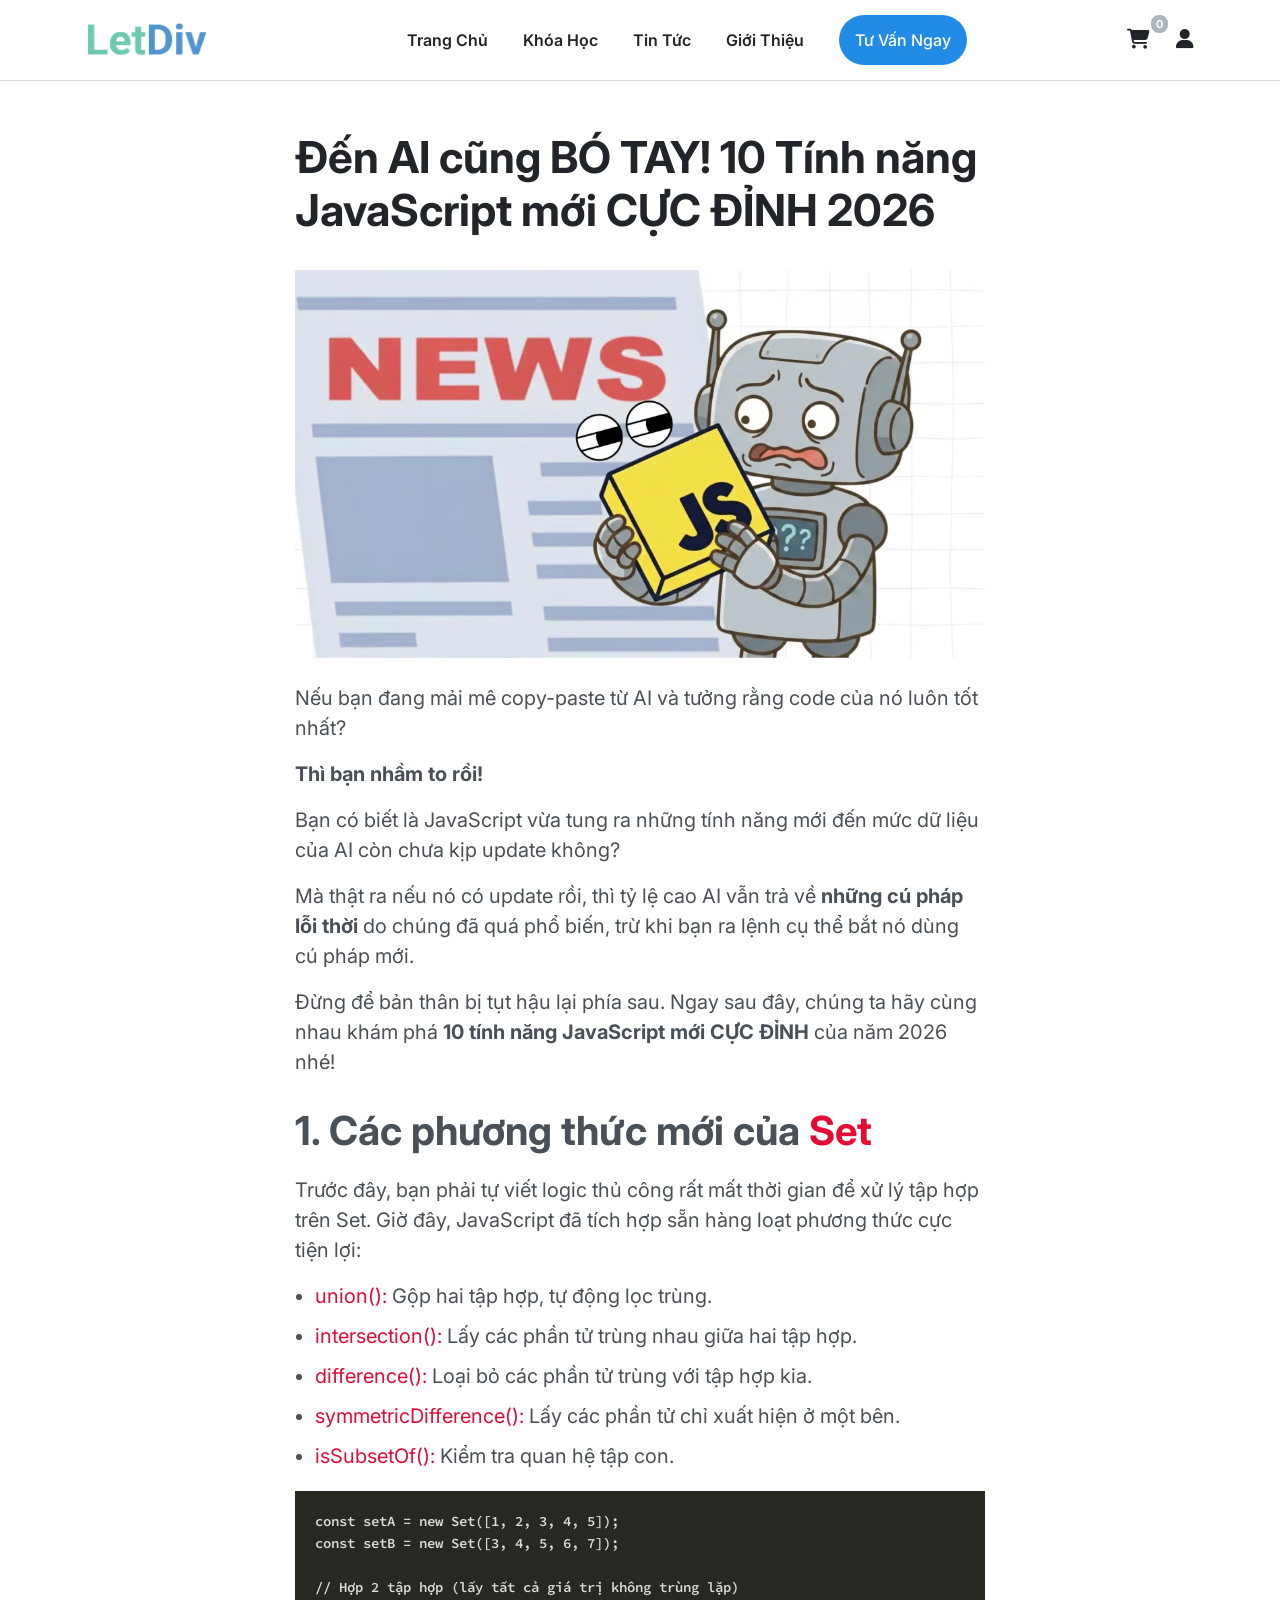
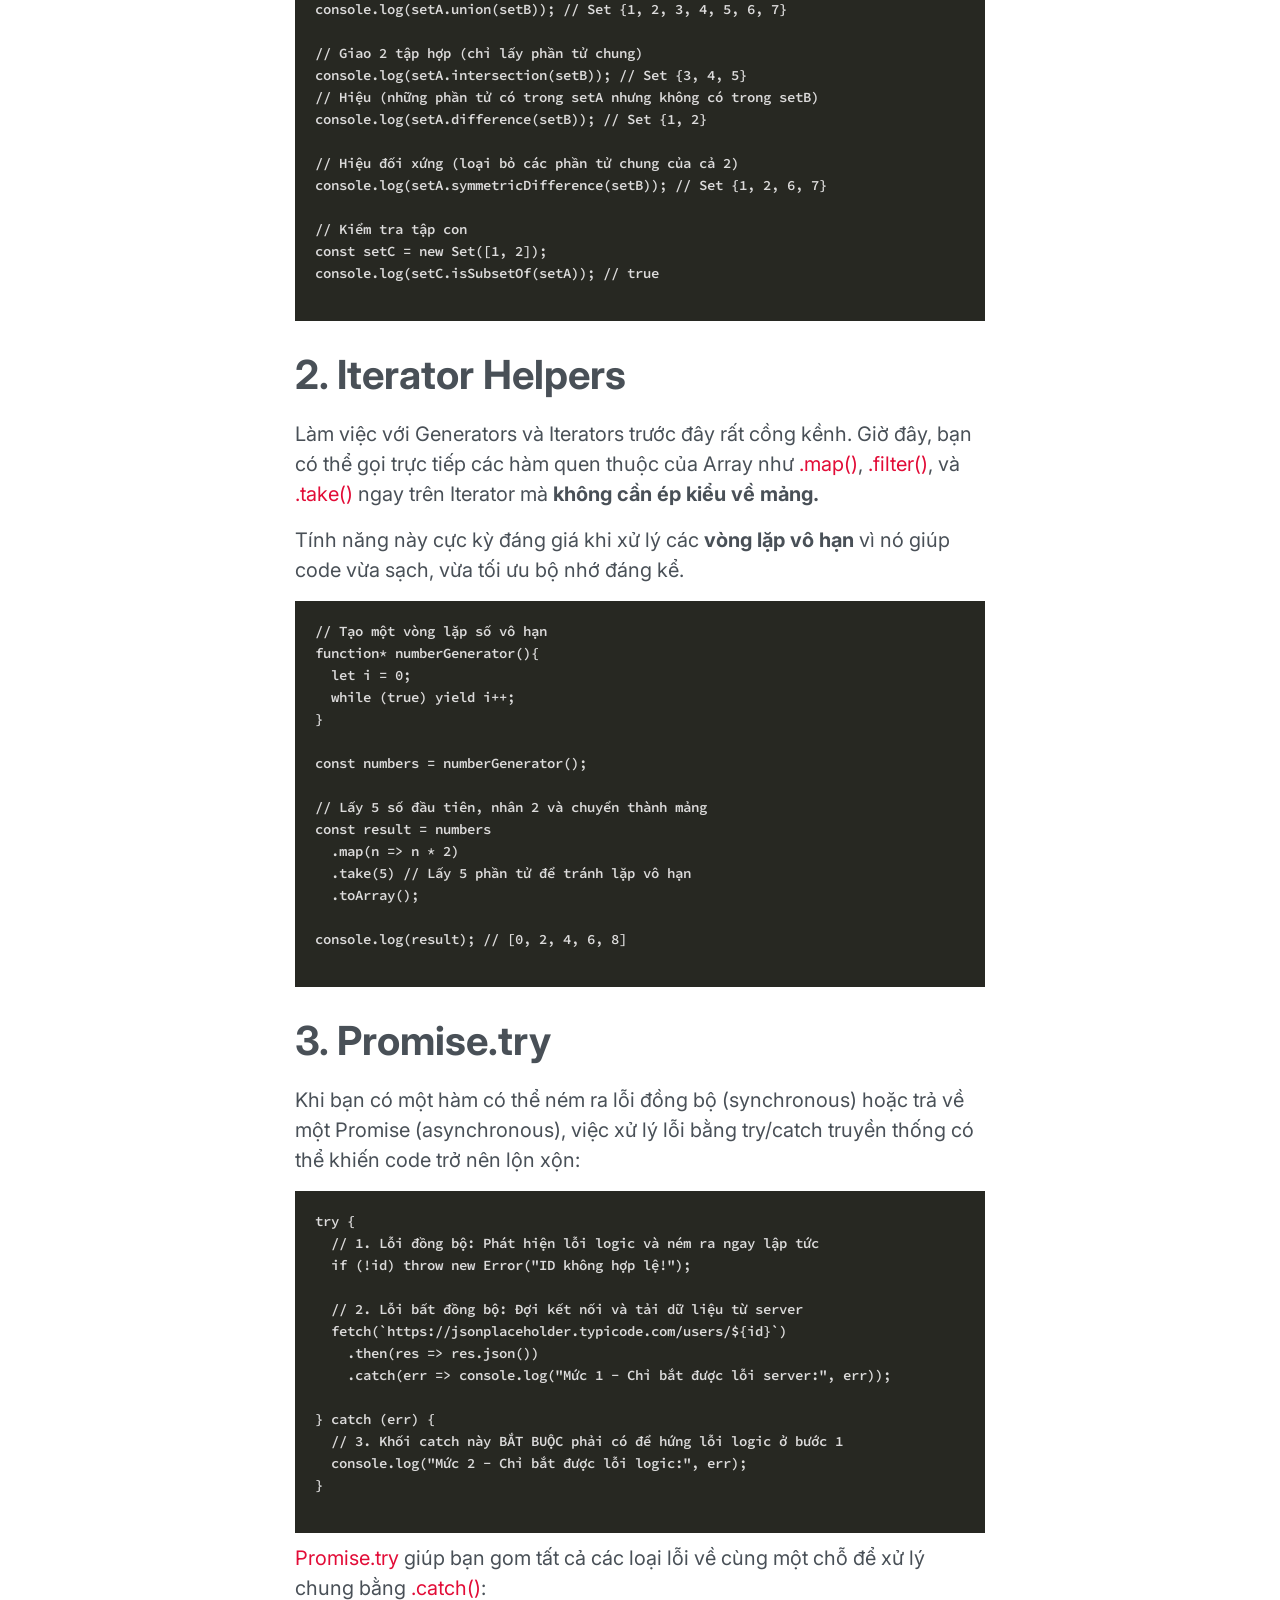
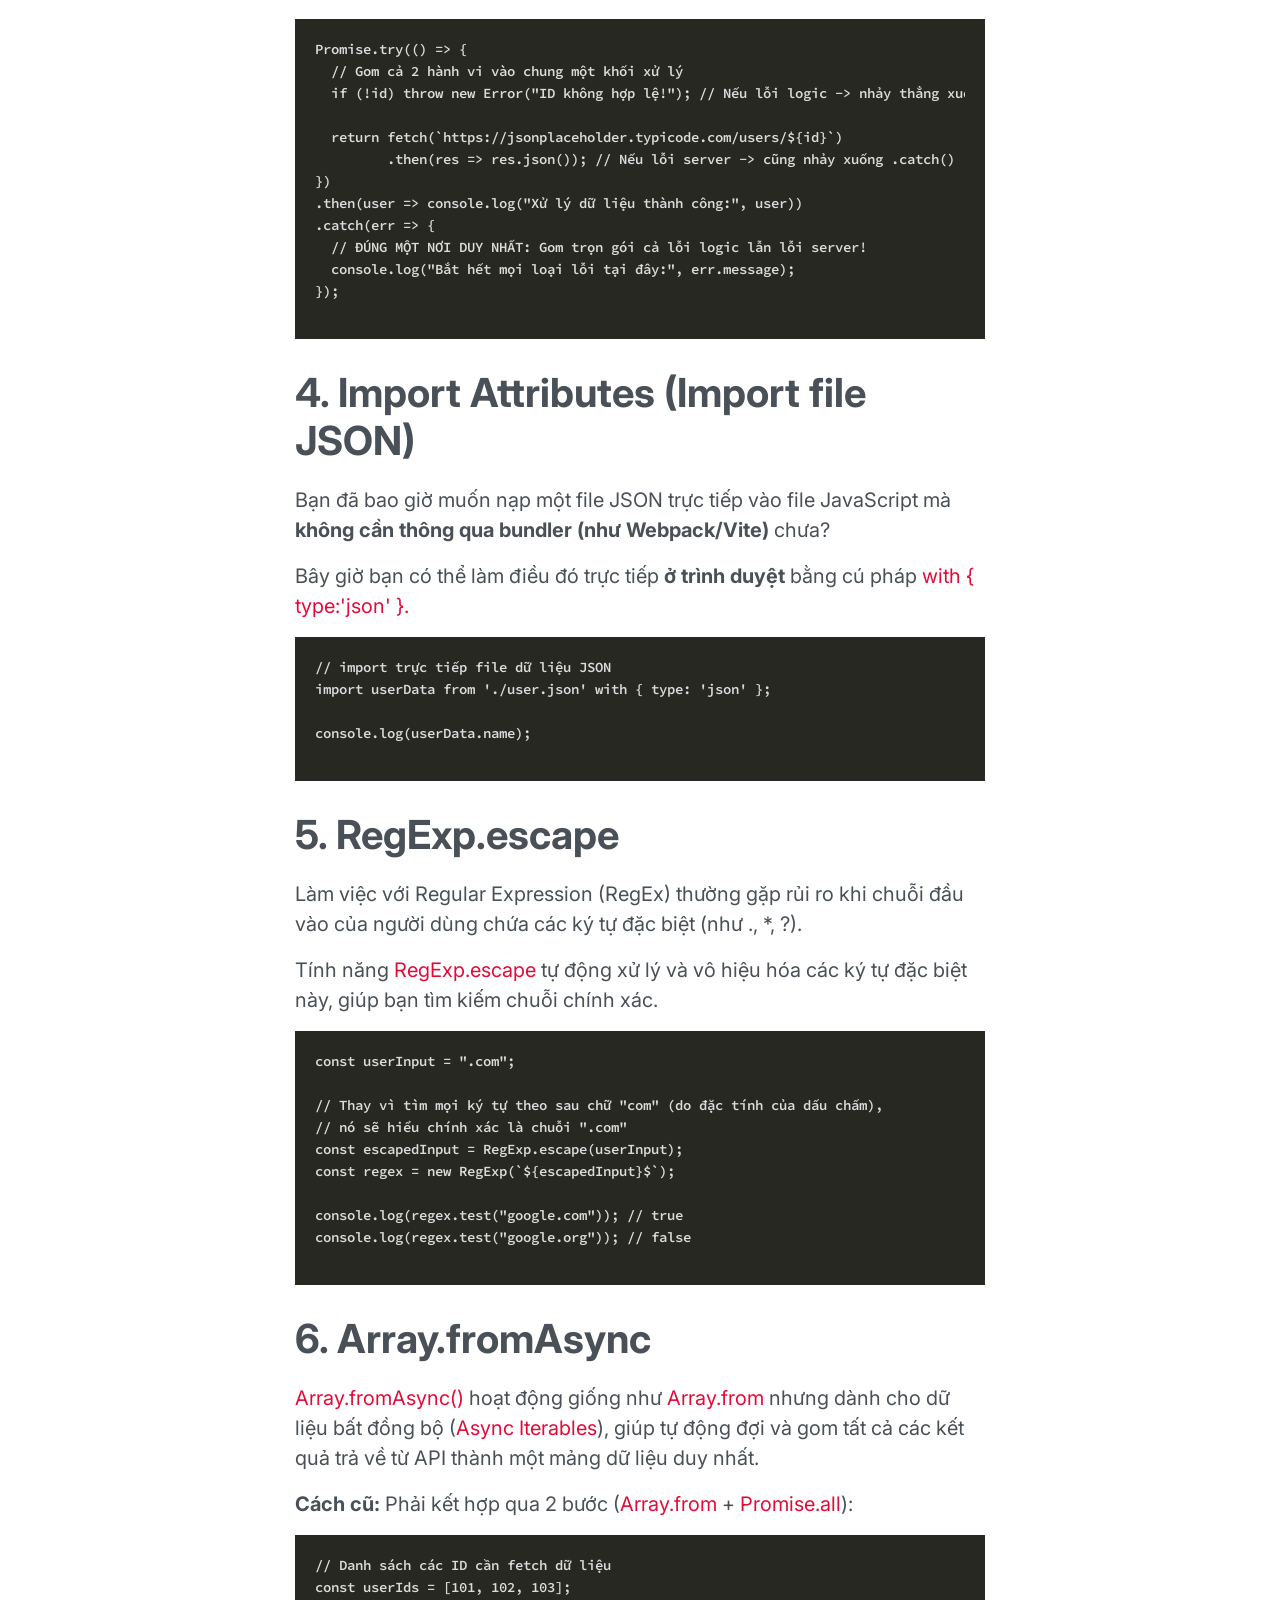
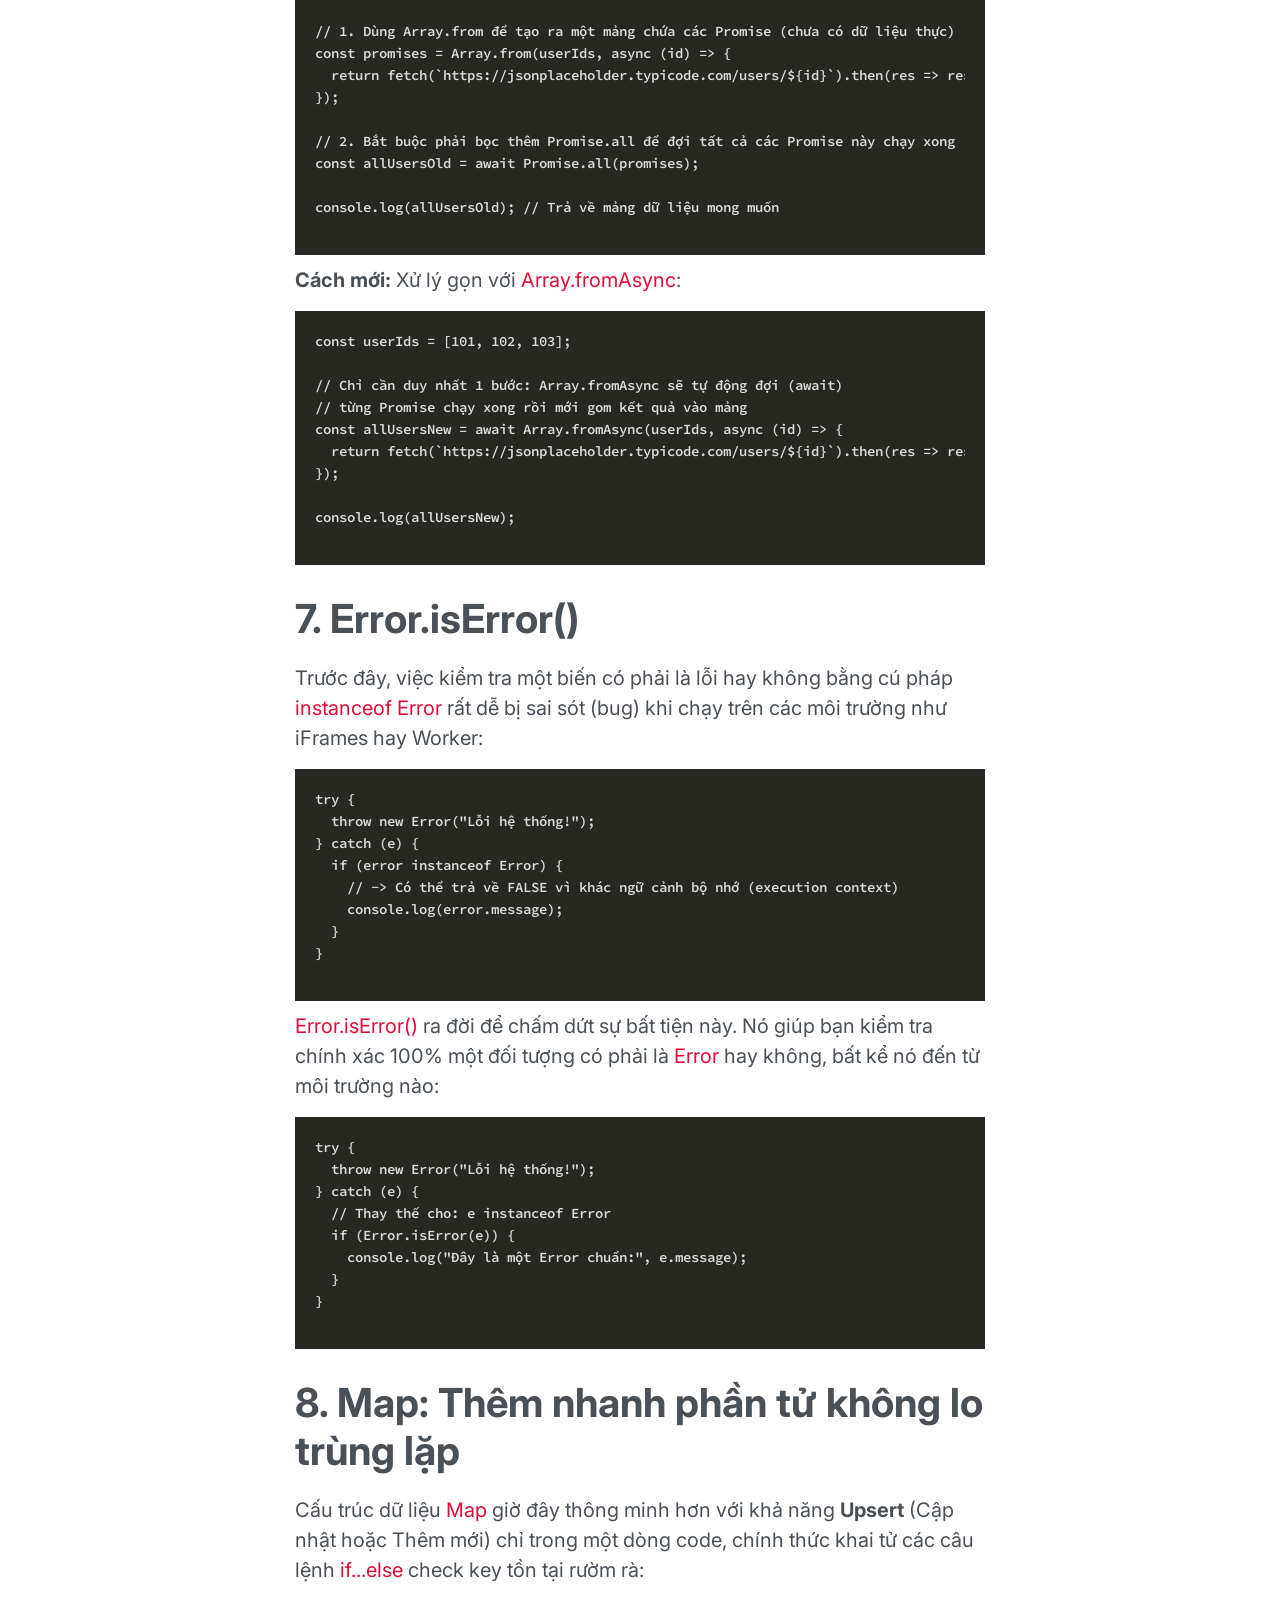
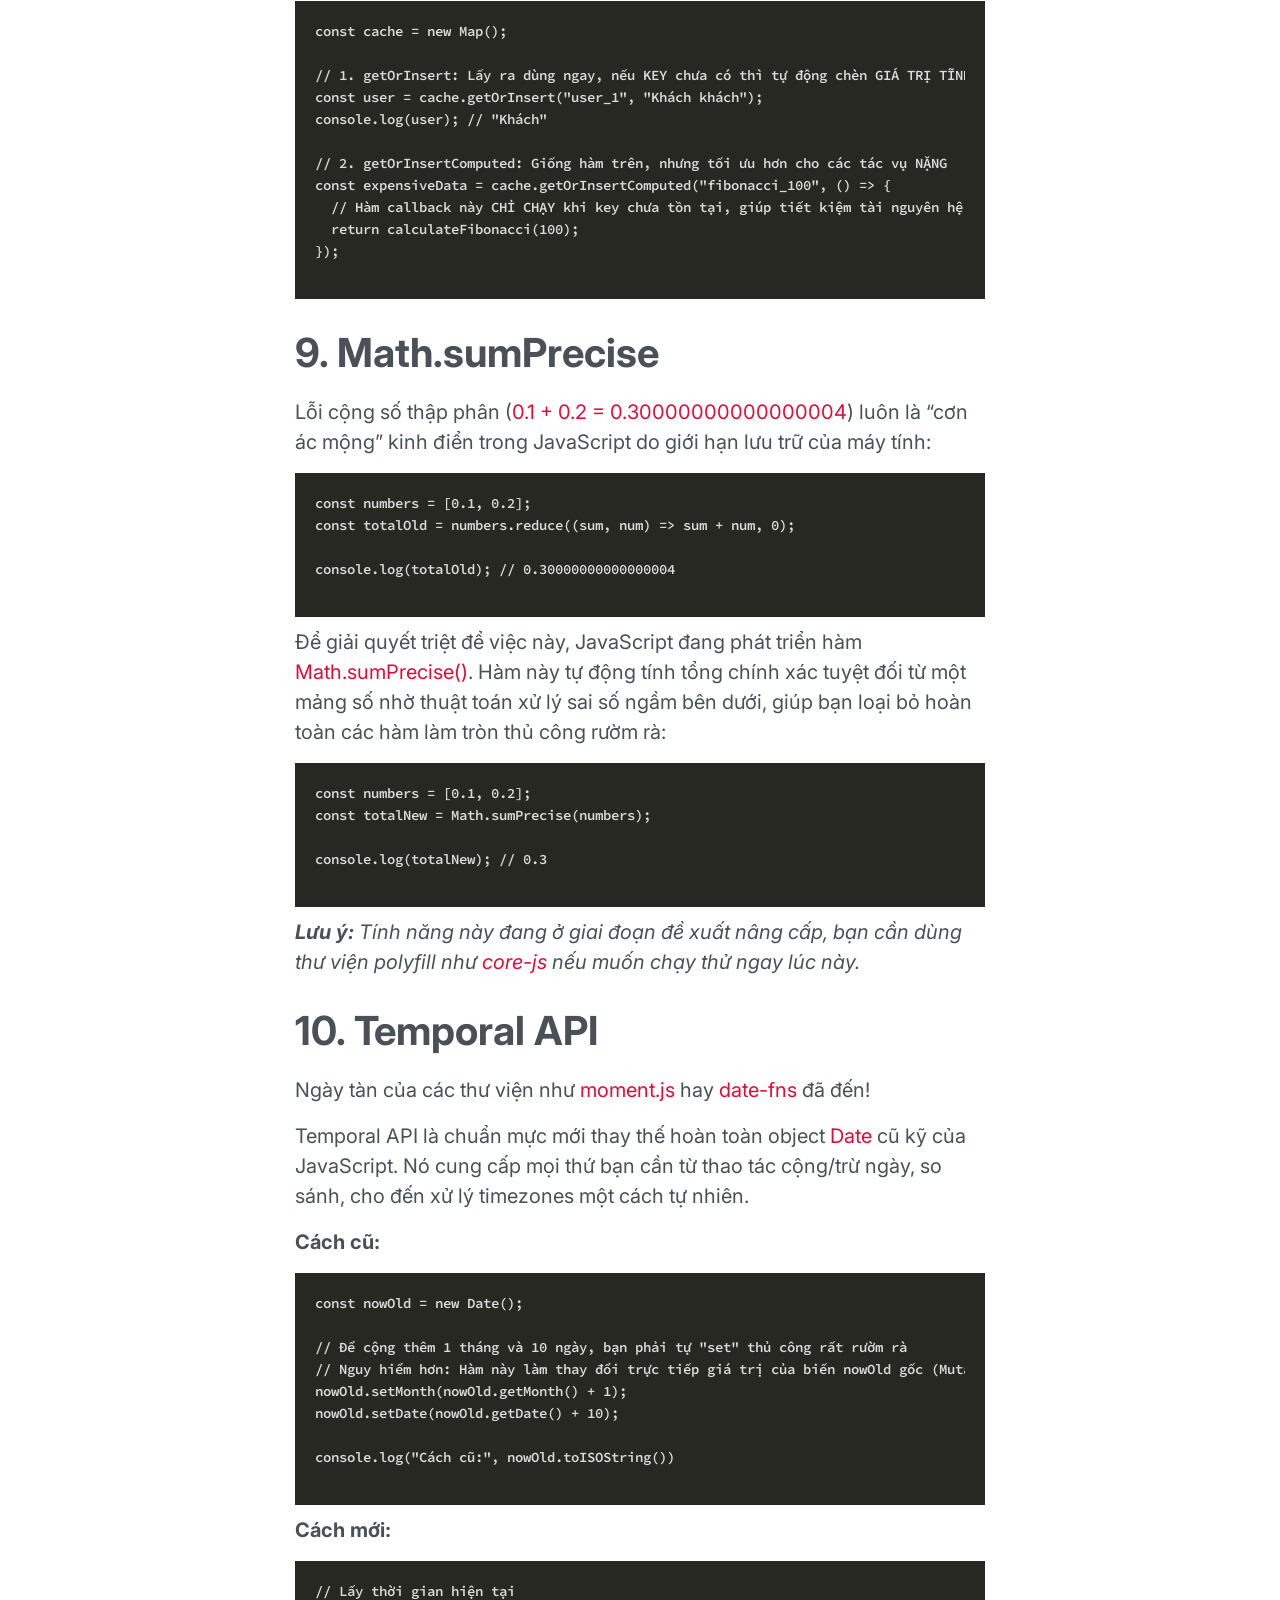
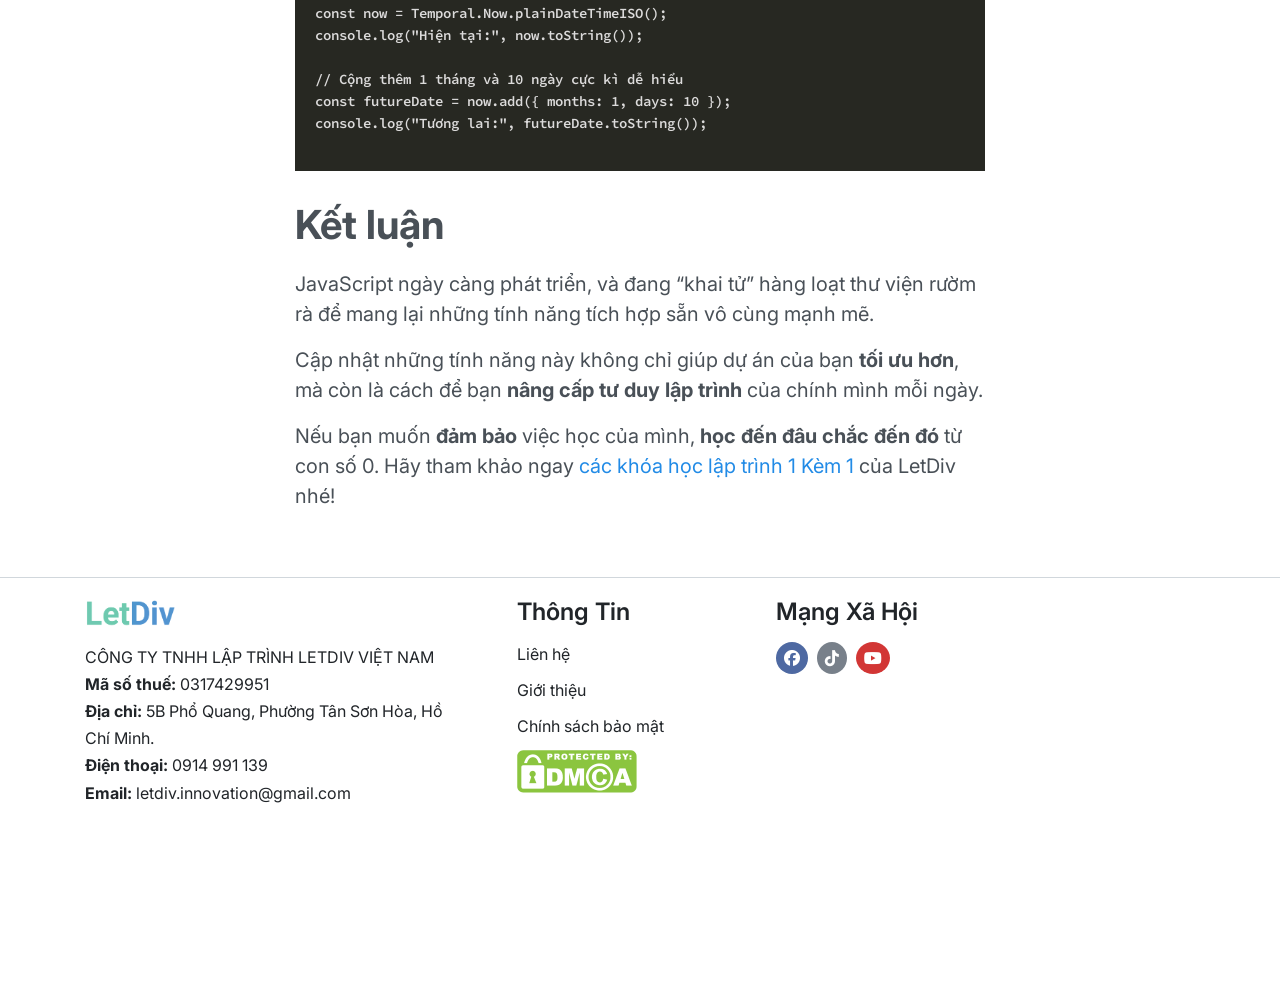
<file: articles/javascript-news.html>
<!doctype html>
<html lang="vi">
  <head>
    <meta charset="UTF-8" />
    <meta name="viewport" content="width=device-width, initial-scale=1.0" />
    <title>
      Đến AI cũng BÓ TAY! 10 Tính năng JavaScript mới CỰC ĐỈNH 2026 - LetDiv
    </title>
    <link rel="icon" href="/assets/images/icon-logo-cropped.png" />
    <link
      rel="stylesheet"
      href="https://cdnjs.cloudflare.com/ajax/libs/font-awesome/6.3.0/css/all.min.css"
      integrity="sha512-SzlrxWUlpfuzQ+pcUCosxcglQRNAq/DZjVsC0lE40xsADsfeQoEypE+enwcOiGjk/bSuGGKHEyjSoQ1zVisanQ=="
      crossorigin="anonymous"
      referrerpolicy="no-referrer"
    />
    <!-- Bootstrap CSS -->
    <link rel="stylesheet" href="/assets/bootstrap/bootstrap.min.css" />
    <link rel="stylesheet" href="/assets/css/base.css" />
    <link rel="stylesheet" href="/assets/css/header.css" />
    <link rel="stylesheet" href="/assets/css/footer.css" />
    <link rel="stylesheet" href="css/news-details.css" />
  </head>
  <body>
    <!-- header -->
    <header class="header">
      <div class="container">
        <div class="inner-wrap">
          <div class="header-logo">
            <a href="/index.html"
              ><img src="/assets/images/LetDiv.webp" alt="logo"
            /></a>
          </div>
          <div class="header-navbar">
            <div class="navbar-menu">
              <ul>
                <li><a href="/index.html">Trang Chủ</a></li>
                <li><a href="/courses/course.html">Khóa Học</a></li>
                <li><a href="/articles/news.html">Tin Tức</a></li>
                <li><a href="/about/introduce.html">Giới Thiệu</a></li>
              </ul>
              <div class="inner-btn">
                <!-- Button trigger modal -->
                <button
                  type="button"
                  class="btn btn-primary button"
                  data-toggle="modal"
                  data-target="#exampleModal"
                >
                  Tư Vấn Ngay
                </button>
              </div>
            </div>
          </div>
          <div class="header-action">
            <div class="action">
              <div class="cart-shop">
                <a href=""><i class="fa-solid fa-cart-shopping"></i></a>
              </div>
              <!-- Button trigger modal -->
              <div class="login">
                <button
                  type="button"
                  class="btn"
                  data-toggle="modal"
                  data-target="#loginModal"
                >
                  <i class="fa-solid fa-user"></i>
                </button>
              </div>
              <div class="navbar-icon"><i class="fa-solid fa-bars"></i></div>
            </div>
          </div>
        </div>
      </div>
    </header>
    <div class="header-modal">
      <!-- Modal -->
      <div
        class="modal fade"
        id="exampleModal"
        tabindex="-1"
        aria-labelledby="exampleModalLabel"
        aria-hidden="true"
      >
        <div class="modal-dialog modal-dialog-centered">
          <div class="modal-content">
            <div class="modal-header">
              <h5 class="modal-title" id="exampleModalLabel">Liên hệ</h5>
              <div class="btn-close">
                <button
                  type="button"
                  class="close"
                  data-dismiss="modal"
                  aria-label="Close"
                >
                  <span aria-hidden="true">&times;</span>
                </button>
              </div>
            </div>
            <div class="modal-body">
              <div class="btn-contact">
                <button
                  class="button-change-color"
                  onclick="
                    window.open('https://zalo.me/2219221277314619603', '_blank')
                  "
                >
                  Nhắn tin Zalo OA
                </button>
                <button
                  class="button-change-color"
                  onclick="
                    window.open(
                      'https://www.facebook.com/letdiv.innovation',
                      '_blank',
                    )
                  "
                >
                  Nhắn tin Facebook
                </button>
              </div>
            </div>
          </div>
        </div>
      </div>
    </div>
    <!-- login Modal -->
    <div class="login-modal">
      <!-- Modal -->
      <div
        class="modal fade"
        id="loginModal"
        tabindex="-1"
        aria-labelledby="loginModalLabel"
        aria-hidden="true"
      >
        <div class="modal-dialog modal-dialog-centered">
          <div class="modal-content">
            <div class="modal-header">
              <h5 class="modal-title" id="loginModalLabel">Đăng Nhập</h5>
              <div class="btn-close">
                <button
                  type="button"
                  class="close"
                  data-dismiss="modal"
                  aria-label="Close"
                >
                  <span aria-hidden="true">&times;</span>
                </button>
              </div>
            </div>
            <div class="modal-body">
              <form action="" method="post">
                <div class="form-group">
                  <label for="exampleInputText1" class="label"
                    >Tài khoản <span style="color: red">*</span></label
                  >
                  <span class="icon"><i class="fa-solid fa-user"></i></span>
                  <input
                    type="text"
                    class="form-control"
                    id="exampleInputText1"
                    aria-describedby="textHelp"
                    placeholder="Ví dụ: nguyenvana"
                  />
                </div>
                <div class="form-group">
                  <label for="exampleInputPassword1" class="label"
                    >Mật khẩu <span style="color: red">*</span></label
                  >
                  <span class="icon"><i class="fa-solid fa-lock"></i></span>
                  <input
                    type="password"
                    class="form-control"
                    id="exampleInputPassword1"
                  />
                </div>
                <button class="button-change-color">Đăng nhập</button>
              </form>
              <div class="forgot-pass">
                <a href="/auth/forgot-password.html">Quên mật khẩu ?</a>
              </div>
              <div class="register text-center">
                Bạn chưa có tài khoản?
                <a href="/auth/register.html">Đăng ký ngay</a>
              </div>
            </div>
          </div>
        </div>
      </div>
    </div>
    <!-- login Modal end-->

    <!-- header end -->

    <!-- section-one -->
    <div class="section-one">
      <div class="container">
        <div class="inner-wrap">
          <div class="inner-title">
            <h1 class="title">
              Đến AI cũng BÓ TAY! 10 Tính năng JavaScript mới CỰC ĐỈNH 2026
            </h1>
          </div>
          <div class="inner-image">
            <img
              src="/assets/images/10-tinh-nang-javascript-moi-nhat-2026-1024x577.webp"
              alt=""
            />
          </div>
          <div class="inner-content">
            <p>
              Nếu bạn đang mải mê copy-paste từ AI và tưởng rằng code của nó
              luôn tốt nhất?
            </p>

            <p><strong>Thì bạn nhầm to rồi!</strong></p>
            <p>
              Bạn có biết là JavaScript vừa tung ra những tính năng mới đến mức
              dữ liệu của AI còn chưa kịp update không?
            </p>
            <p>
              Mà thật ra nếu nó có update rồi, thì tỷ lệ cao AI vẫn trả về
              <strong>những cú pháp lỗi thời</strong> do chúng đã quá phổ biến,
              trừ khi bạn ra lệnh cụ thể bắt nó dùng cú pháp mới.
            </p>
            <p>
              Đừng để bản thân bị tụt hậu lại phía sau. Ngay sau đây, chúng ta
              hãy cùng nhau khám phá
              <strong>10 tính năng JavaScript mới CỰC ĐỈNH</strong> của năm 2026
              nhé!
            </p>
            <h2 class="heading">
              1. Các phương thức mới của <span class="highlight">Set</span>
            </h2>
            <p>
              Trước đây, bạn phải tự viết logic thủ công rất mất thời gian để xử
              lý tập hợp trên Set. Giờ đây, JavaScript đã tích hợp sẵn hàng loạt
              phương thức cực tiện lợi:
            </p>
            <ul>
              <li>
                <span class="highlight">union():</span> Gộp hai tập hợp, tự động
                lọc trùng.
              </li>
              <li>
                <span class="highlight">intersection():</span> Lấy các phần tử
                trùng nhau giữa hai tập hợp.
              </li>
              <li>
                <span class="highlight">difference():</span> Loại bỏ các phần tử
                trùng với tập hợp kia.
              </li>
              <li>
                <span class="highlight">symmetricDifference():</span> Lấy các
                phần tử chỉ xuất hiện ở một bên.
              </li>
              <li>
                <span class="highlight">isSubsetOf():</span> Kiểm tra quan hệ
                tập con.
              </li>
            </ul>
            <div class="inner-code">
              <script type="text/plain" class="source-code">
                const setA = new Set([1, 2, 3, 4, 5]);
                const setB = new Set([3, 4, 5, 6, 7]);

                // Hợp 2 tập hợp (lấy tất cả giá trị không trùng lặp)
                console.log(setA.union(setB)); // Set {1, 2, 3, 4, 5, 6, 7}

                // Giao 2 tập hợp (chỉ lấy phần tử chung)
                console.log(setA.intersection(setB)); // Set {3, 4, 5}
                // Hiệu (những phần tử có trong setA nhưng không có trong setB)
                console.log(setA.difference(setB)); // Set {1, 2}

                // Hiệu đối xứng (loại bỏ các phần tử chung của cả 2)
                console.log(setA.symmetricDifference(setB)); // Set {1, 2, 6, 7}

                // Kiểm tra tập con
                const setC = new Set([1, 2]);
                console.log(setC.isSubsetOf(setA)); // true
              </script>
            </div>
            <h2 class="heading">2. Iterator Helpers</h2>
            <p>
              Làm việc với Generators và Iterators trước đây rất cồng kềnh. Giờ
              đây, bạn có thể gọi trực tiếp các hàm quen thuộc của Array như
              <span class="highlight">.map()</span>,
              <span class="highlight">.filter()</span>, và
              <span class="highlight">.take()</span> ngay trên Iterator mà
              <strong>không cần ép kiểu về mảng.</strong>
            </p>
            <p>
              Tính năng này cực kỳ đáng giá khi xử lý các
              <strong>vòng lặp vô hạn</strong> vì nó giúp code vừa sạch, vừa tối
              ưu bộ nhớ đáng kể.
            </p>
            <div class="inner-code">
              <script type="text/plain" class="source-code">
                // Tạo một vòng lặp số vô hạn
                function* numberGenerator(){
                  let i = 0;
                  while (true) yield i++;
                }

                const numbers = numberGenerator();

                // Lấy 5 số đầu tiên, nhân 2 và chuyển thành mảng
                const result = numbers
                  .map(n => n * 2)
                  .take(5) // Lấy 5 phần tử để tránh lặp vô hạn
                  .toArray();

                console.log(result); // [0, 2, 4, 6, 8]
              </script>
            </div>
            <h2 class="heading">3. Promise.try</h2>
            <p>
              Khi bạn có một hàm có thể ném ra lỗi đồng bộ (synchronous) hoặc
              trả về một Promise (asynchronous), việc xử lý lỗi bằng try/catch
              truyền thống có thể khiến code trở nên lộn xộn:
            </p>
            <div class="inner-code">
              <script type="text/plain" class="source-code">
                try {
                  // 1. Lỗi đồng bộ: Phát hiện lỗi logic và ném ra ngay lập tức
                  if (!id) throw new Error("ID không hợp lệ!");

                  // 2. Lỗi bất đồng bộ: Đợi kết nối và tải dữ liệu từ server
                  fetch(`https://jsonplaceholder.typicode.com/users/${id}`)
                    .then(res => res.json())
                    .catch(err => console.log("Mức 1 - Chỉ bắt được lỗi server:", err));

                } catch (err) {
                  // 3. Khối catch này BẮT BUỘC phải có để hứng lỗi logic ở bước 1
                  console.log("Mức 2 - Chỉ bắt được lỗi logic:", err);
                }
              </script>
            </div>
            <p>
              <span class="highlight">Promise.try</span> giúp bạn gom tất cả các
              loại lỗi về cùng một chỗ để xử lý chung bằng
              <span class="highlight">.catch()</span>:
            </p>
            <div class="inner-code">
              <script type="text/plain" class="source-code">
                Promise.try(() => {
                  // Gom cả 2 hành vi vào chung một khối xử lý
                  if (!id) throw new Error("ID không hợp lệ!"); // Nếu lỗi logic -> nhảy thẳng xuống .catch()

                  return fetch(`https://jsonplaceholder.typicode.com/users/${id}`)
                         .then(res => res.json()); // Nếu lỗi server -> cũng nhảy xuống .catch()
                })
                .then(user => console.log("Xử lý dữ liệu thành công:", user))
                .catch(err => {
                  // ĐÚNG MỘT NƠI DUY NHẤT: Gom trọn gói cả lỗi logic lẫn lỗi server!
                  console.log("Bắt hết mọi loại lỗi tại đây:", err.message);
                });
              </script>
            </div>
            <h2 class="heading">4. Import Attributes (Import file JSON)</h2>
            <p>
              Bạn đã bao giờ muốn nạp một file JSON trực tiếp vào file
              JavaScript mà
              <strong>không cần thông qua bundler (như Webpack/Vite)</strong>
              chưa?
            </p>
            <p>
              Bây giờ bạn có thể làm điều đó trực tiếp
              <strong>ở trình duyệt</strong> bằng cú pháp
              <span class="highlight">with { type:'json' }.</span>
            </p>
            <div class="inner-code">
              <script type="text/plain" class="source-code">
                // import trực tiếp file dữ liệu JSON
                import userData from './user.json' with { type: 'json' };

                console.log(userData.name);
              </script>
            </div>
            <h2 class="heading">5. RegExp.escape</h2>
            <p>
              Làm việc với Regular Expression (RegEx) thường gặp rủi ro khi
              chuỗi đầu vào của người dùng chứa các ký tự đặc biệt (như ., *,
              ?).
            </p>
            <p>
              Tính năng <span class="highlight">RegExp.escape</span> tự động xử
              lý và vô hiệu hóa các ký tự đặc biệt này, giúp bạn tìm kiếm chuỗi
              chính xác.
            </p>
            <div class="inner-code">
              <script type="text/plain" class="source-code">
                const userInput = ".com";

                // Thay vì tìm mọi ký tự theo sau chữ "com" (do đặc tính của dấu chấm),
                // nó sẽ hiểu chính xác là chuỗi ".com"
                const escapedInput = RegExp.escape(userInput);
                const regex = new RegExp(`${escapedInput}$`);

                console.log(regex.test("google.com")); // true
                console.log(regex.test("google.org")); // false
              </script>
            </div>
            <h2 class="heading">6. Array.fromAsync</h2>
            <p>
              <span class="highlight">Array.fromAsync()</span> hoạt động giống
              như <span class="highlight">Array.from</span> nhưng dành cho dữ
              liệu bất đồng bộ (<span class="highlight">Async Iterables</span>),
              giúp tự động đợi và gom tất cả các kết quả trả về từ API thành một
              mảng dữ liệu duy nhất.
            </p>
            <p>
              <strong>Cách cũ:</strong> Phải kết hợp qua 2 bước (<span
                class="highlight"
                >Array.from</span
              >
              + <span class="highlight">Promise.all</span>):
            </p>
            <div class="inner-code">
              <script type="text/plain" class="source-code">
                // Danh sách các ID cần fetch dữ liệu
                const userIds = [101, 102, 103];

                // 1. Dùng Array.from để tạo ra một mảng chứa các Promise (chưa có dữ liệu thực)
                const promises = Array.from(userIds, async (id) => {
                  return fetch(`https://jsonplaceholder.typicode.com/users/${id}`).then(res => res.json());
                });

                // 2. Bắt buộc phải bọc thêm Promise.all để đợi tất cả các Promise này chạy xong
                const allUsersOld = await Promise.all(promises);

                console.log(allUsersOld); // Trả về mảng dữ liệu mong muốn
              </script>
            </div>
            <p>
              <strong>Cách mới:</strong> Xử lý gọn với
              <span class="highlight">Array.fromAsync</span>:
            </p>
            <div class="inner-code">
              <script type="text/plain" class="source-code">
                const userIds = [101, 102, 103];

                // Chỉ cần duy nhất 1 bước: Array.fromAsync sẽ tự động đợi (await)
                // từng Promise chạy xong rồi mới gom kết quả vào mảng
                const allUsersNew = await Array.fromAsync(userIds, async (id) => {
                  return fetch(`https://jsonplaceholder.typicode.com/users/${id}`).then(res => res.json());
                });

                console.log(allUsersNew);
              </script>
            </div>
            <h2 class="heading">7. Error.isError()</h2>
            <p>
              Trước đây, việc kiểm tra một biến có phải là lỗi hay không bằng cú
              pháp <span class="highlight">instanceof Error</span> rất dễ bị sai
              sót (bug) khi chạy trên các môi trường như iFrames hay Worker:
            </p>
            <div class="inner-code">
              <script type="text/plain" class="source-code">
                try {
                  throw new Error("Lỗi hệ thống!");
                } catch (e) {
                  if (error instanceof Error) {
                    // -> Có thể trả về FALSE vì khác ngữ cảnh bộ nhớ (execution context)
                    console.log(error.message);
                  }
                }
              </script>
            </div>
            <p>
              <span class="highlight">Error.isError()</span> ra đời để chấm dứt
              sự bất tiện này. Nó giúp bạn kiểm tra chính xác 100% một đối tượng
              có phải là <span class="highlight">Error</span> hay không, bất kể
              nó đến từ môi trường nào:
            </p>
            <div class="inner-code">
              <script type="text/plain" class="source-code">
                try {
                  throw new Error("Lỗi hệ thống!");
                } catch (e) {
                  // Thay thế cho: e instanceof Error
                  if (Error.isError(e)) {
                    console.log("Đây là một Error chuẩn:", e.message);
                  }
                }
              </script>
            </div>
            <h2 class="heading">
              8. Map: Thêm nhanh phần tử không lo trùng lặp
            </h2>
            <p>
              Cấu trúc dữ liệu <span class="highlight">Map</span> giờ đây thông
              minh hơn với khả năng <strong>Upsert</strong> (Cập nhật hoặc Thêm
              mới) chỉ trong một dòng code, chính thức khai tử các câu lệnh
              <span class="highlight">if...else</span> check key tồn tại rườm
              rà:
            </p>
            <div class="inner-code">
              <script type="text/plain" class="source-code">
                const cache = new Map();

                // 1. getOrInsert: Lấy ra dùng ngay, nếu KEY chưa có thì tự động chèn GIÁ TRỊ TĨNH
                const user = cache.getOrInsert("user_1", "Khách khách");
                console.log(user); // "Khách"

                // 2. getOrInsertComputed: Giống hàm trên, nhưng tối ưu hơn cho các tác vụ NẶNG
                const expensiveData = cache.getOrInsertComputed("fibonacci_100", () => {
                  // Hàm callback này CHỈ CHẠY khi key chưa tồn tại, giúp tiết kiệm tài nguyên hệ thống
                  return calculateFibonacci(100);
                });
              </script>
            </div>
            <h2 class="heading">9. Math.sumPrecise</h2>
            <p>
              Lỗi cộng số thập phân (<span class="highlight"
                >0.1 + 0.2 = 0.30000000000000004</span
              >) luôn là “cơn ác mộng” kinh điển trong JavaScript do giới hạn
              lưu trữ của máy tính:
            </p>
            <div class="inner-code">
              <script type="text/plain" class="source-code">
                const numbers = [0.1, 0.2];
                const totalOld = numbers.reduce((sum, num) => sum + num, 0);

                console.log(totalOld); // 0.30000000000000004
              </script>
            </div>
            <p>
              Để giải quyết triệt để việc này, JavaScript đang phát triển hàm
              <span class="highlight">Math.sumPrecise()</span>. Hàm này tự động
              tính tổng chính xác tuyệt đối từ một mảng số nhờ thuật toán xử lý
              sai số ngầm bên dưới, giúp bạn loại bỏ hoàn toàn các hàm làm tròn
              thủ công rườm rà:
            </p>
            <div class="inner-code">
              <script type="text/plain" class="source-code">
                const numbers = [0.1, 0.2];
                const totalNew = Math.sumPrecise(numbers);

                console.log(totalNew); // 0.3
              </script>
            </div>
            <p>
              <i
                ><strong>Lưu ý:</strong> Tính năng này đang ở giai đoạn đề xuất
                nâng cấp, bạn cần dùng thư viện polyfill như
                <span class="highlight">core-js</span> nếu muốn chạy thử ngay
                lúc này.</i
              >
            </p>
            <h2 class="heading">10. Temporal API</h2>
            <p>
              Ngày tàn của các thư viện như
              <span class="highlight">moment.js</span> hay
              <span class="highlight">date-fns</span> đã đến!
            </p>
            <p>
              Temporal API là chuẩn mực mới thay thế hoàn toàn object
              <span class="highlight">Date</span> cũ kỹ của JavaScript. Nó cung
              cấp mọi thứ bạn cần từ thao tác cộng/trừ ngày, so sánh, cho đến xử
              lý timezones một cách tự nhiên.
            </p>
            <p><strong>Cách cũ:</strong></p>

            <div class="inner-code">
              <script type="text/plain" class="source-code">
                const nowOld = new Date();

                // Để cộng thêm 1 tháng và 10 ngày, bạn phải tự "set" thủ công rất rườm rà
                // Nguy hiểm hơn: Hàm này làm thay đổi trực tiếp giá trị của biến nowOld gốc (Mutable)
                nowOld.setMonth(nowOld.getMonth() + 1);
                nowOld.setDate(nowOld.getDate() + 10);

                console.log("Cách cũ:", nowOld.toISOString())
              </script>
            </div>
            <p><strong>Cách mới:</strong></p>
            <div class="inner-code">
              <script type="text/plain" class="source-code">
                // Lấy thời gian hiện tại
                const now = Temporal.Now.plainDateTimeISO();
                console.log("Hiện tại:", now.toString());

                // Cộng thêm 1 tháng và 10 ngày cực kì dễ hiểu
                const futureDate = now.add({ months: 1, days: 10 });
                console.log("Tương lai:", futureDate.toString());
              </script>
            </div>
            <h2 class="heading">Kết luận</h2>
            <p>
              JavaScript ngày càng phát triển, và đang “khai tử” hàng loạt thư
              viện rườm rà để mang lại những tính năng tích hợp sẵn vô cùng mạnh
              mẽ.
            </p>
            <p>
              Cập nhật những tính năng này không chỉ giúp dự án của bạn
              <strong>tối ưu hơn</strong>, mà còn là cách để bạn
              <strong>nâng cấp tư duy lập trình</strong> của chính mình mỗi
              ngày.
            </p>
            <p>
              Nếu bạn muốn <strong>đảm bảo</strong> việc học của mình,
              <strong>học đến đâu chắc đến đó</strong> từ con số 0. Hãy tham
              khảo ngay
              <a href="/courses/course.html">các khóa học lập trình 1 Kèm 1</a>
              của LetDiv nhé!
            </p>
          </div>
        </div>
      </div>
    </div>
    <!-- section-one end -->

    <!-- footer -->
    <footer class="footer">
      <div class="container">
        <div class="inner-wrap">
          <div class="inner-addres">
            <div class="img">
              <a href=""><img src="/assets/images/LetDiv.webp" alt="" /></a>
              <p class="content">
                CÔNG TY TNHH LẬP TRÌNH LETDIV VIỆT NAM <br />
                <strong>Mã số thuế:</strong> 0317429951 <br /><strong
                  >Địa chỉ:</strong
                >
                5B Phổ Quang, Phường Tân Sơn Hòa, Hồ Chí Minh. <br /><strong
                  >Điện thoại:</strong
                >
                0914 991 139 <br />
                <strong>Email:</strong> letdiv.innovation@gmail.com
              </p>
            </div>
          </div>
          <div class="inner-info">
            <h3>Thông Tin</h3>
            <p><a href="/contact/contact.html">Liên hệ</a></p>
            <p><a href="/about/introduce.html">Giới thiệu</a></p>
            <p><a href="/policies/policy.html">Chính sách bảo mật</a></p>
            <div class="img">
              <a
                href="https://www.dmca.com/Protection/Status.aspx?ID=5ed68dec-8566-4fcf-b1d7-70668621b032&refurl=https://letdiv.com/"
                target="_blank"
                ><img src="/assets/images/DMCA_logo-grn-btn120w.png" alt=""
              /></a>
            </div>
          </div>
          <div class="inner-social">
            <h3>Mạng Xã Hội</h3>
            <div class="icon">
              <a
                href="https://www.facebook.com/letdiv.innovation"
                target="_blank"
                ><i class="fa-brands fa-facebook"></i
              ></a>
              <a href="https://www.tiktok.com/@letdiv" target="_blank"
                ><i class="fa-brands fa-tiktok"></i
              ></a>
              <a href="https://www.youtube.com/@letdiv" target="_blank"
                ><i class="fa-brands fa-youtube"></i
              ></a>
            </div>
            <iframe
              src="https://www.google.com/maps/embed?pb=!1m14!1m8!1m3!1d31352.53490692094!2d106.66647100000002!3d10.806191000000002!3m2!1i1024!2i768!4f13.1!3m3!1m2!1s0x3174d7e2e9c2d4b1%3A0xa1e7de28f1b06563!2zQ8O0bmcgVHkgVE5ISCBM4bqtcCBUcsOsbmggTGV0RGl2!5e0!3m2!1sen!2sus!4v1789548029411!5m2!1sen!2sus"
              width="100%"
              height="300"
              style="border: 0"
              allowfullscreen=""
              loading="lazy"
              referrerpolicy="strict-origin-when-cross-origin"
            ></iframe>
          </div>
        </div>
      </div>
    </footer>
    <!-- footer end -->
    <!-- Option 1: jQuery and Bootstrap Bundle (includes Popper) -->
    <script src="/assets/bootstrap/jquery.slim.min.js"></script>
    <script src="/assets/bootstrap/bootstrap.bundle.min.js"></script>
    <script src="js/format-code.js"></script>
    <script src="/assets/js/header-auth.js"></script>
  </body>
</html>
</file>
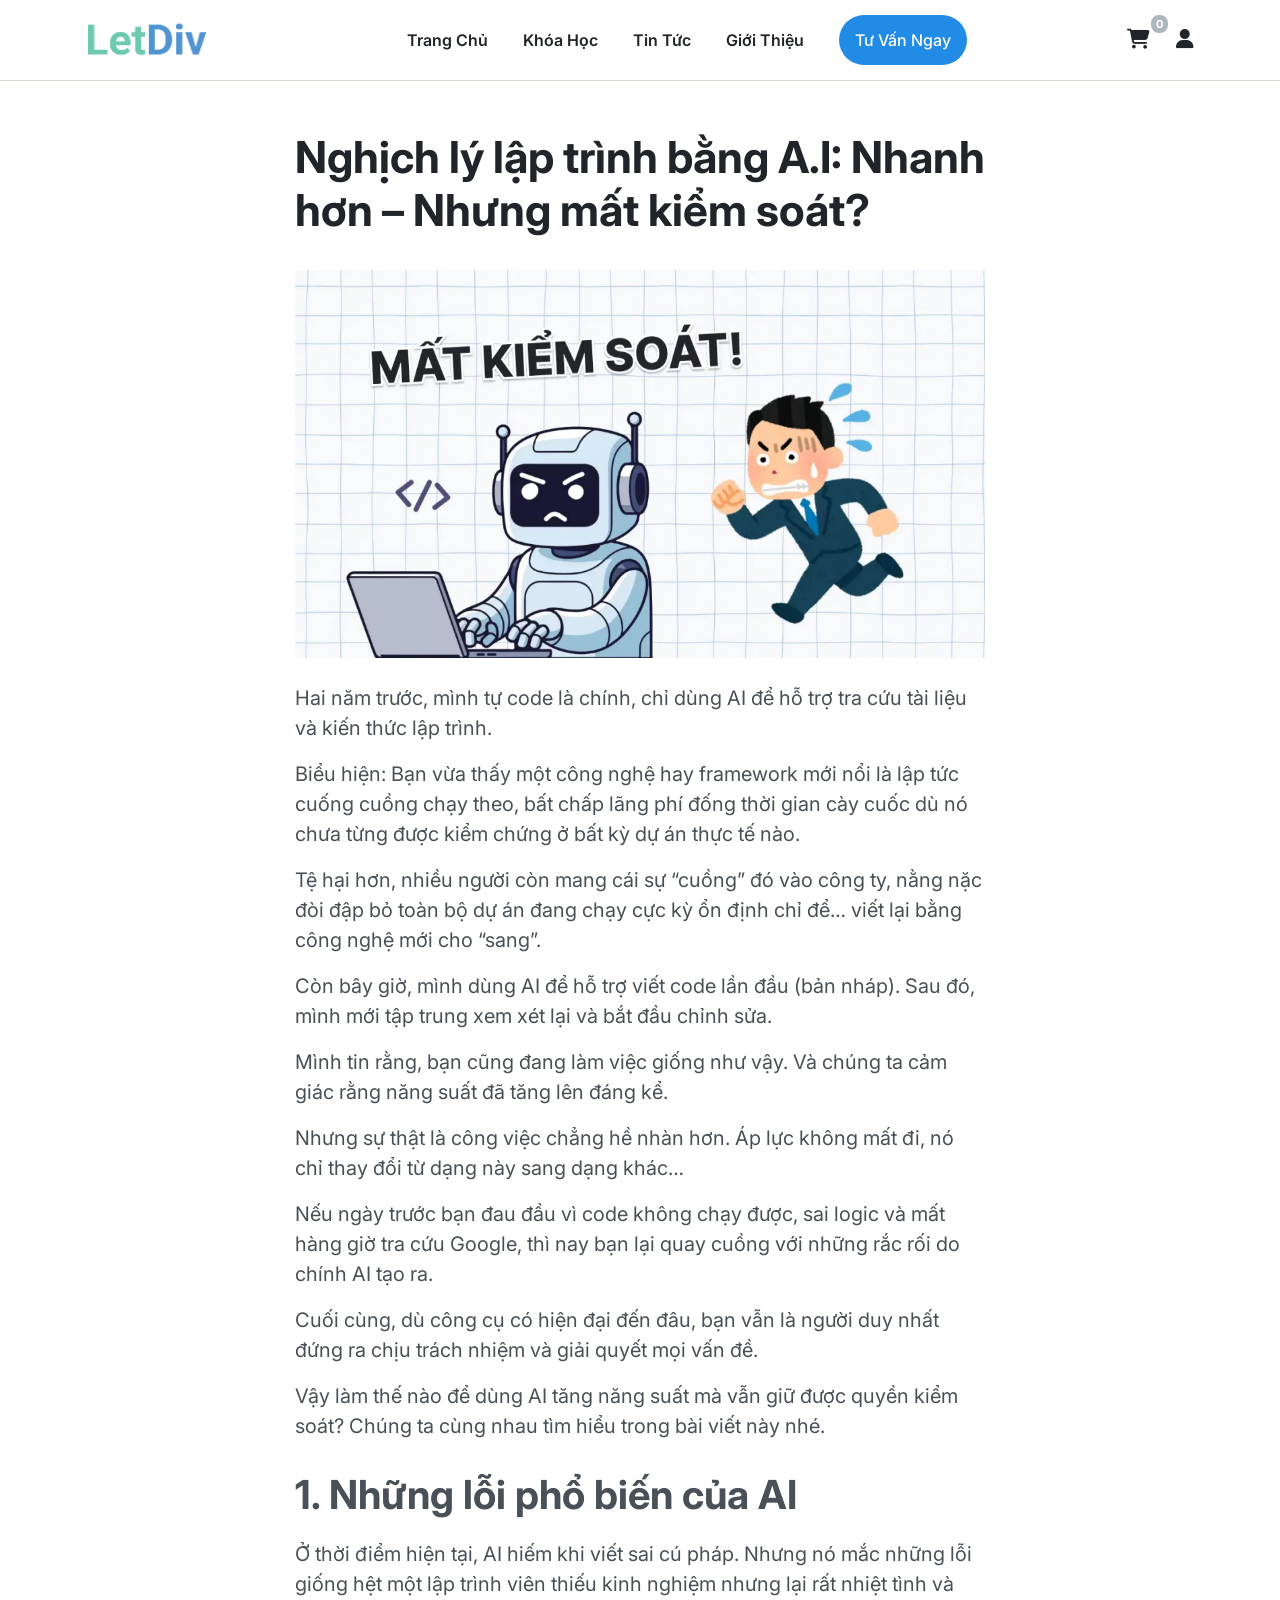
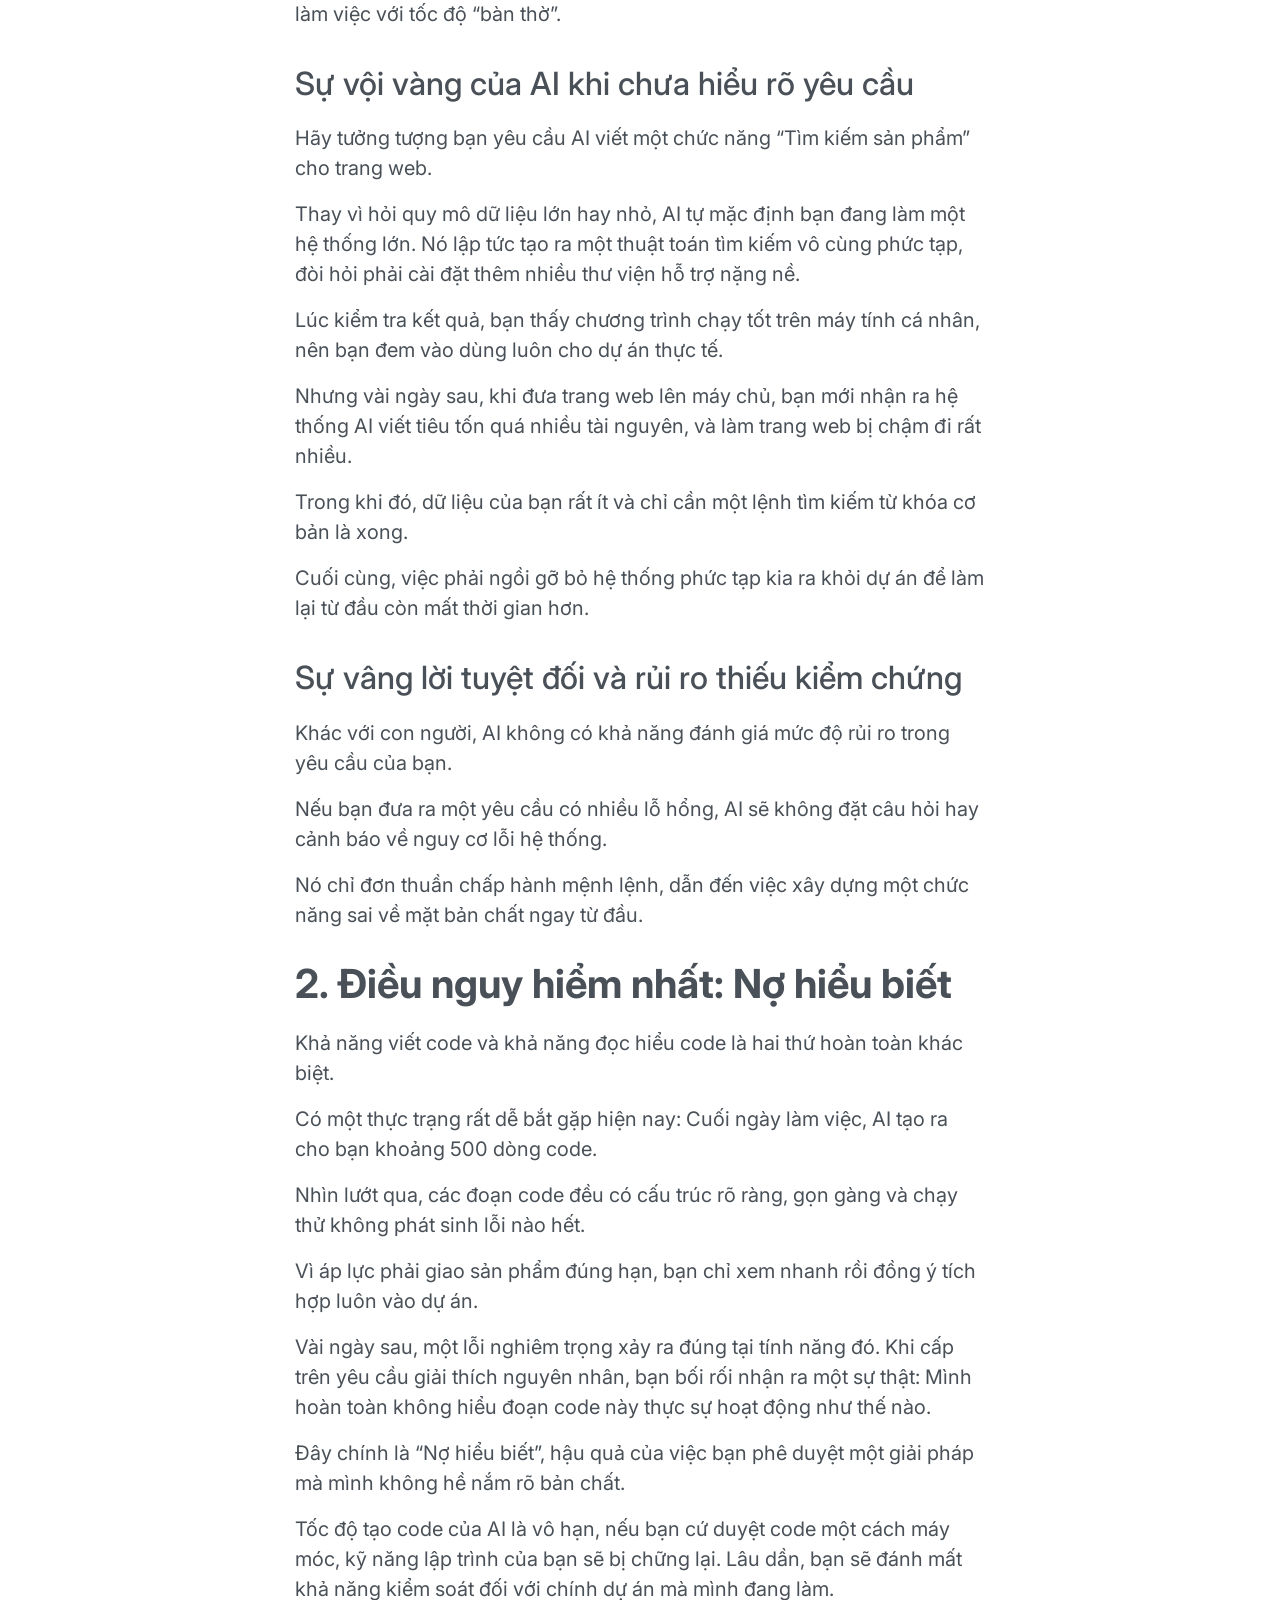
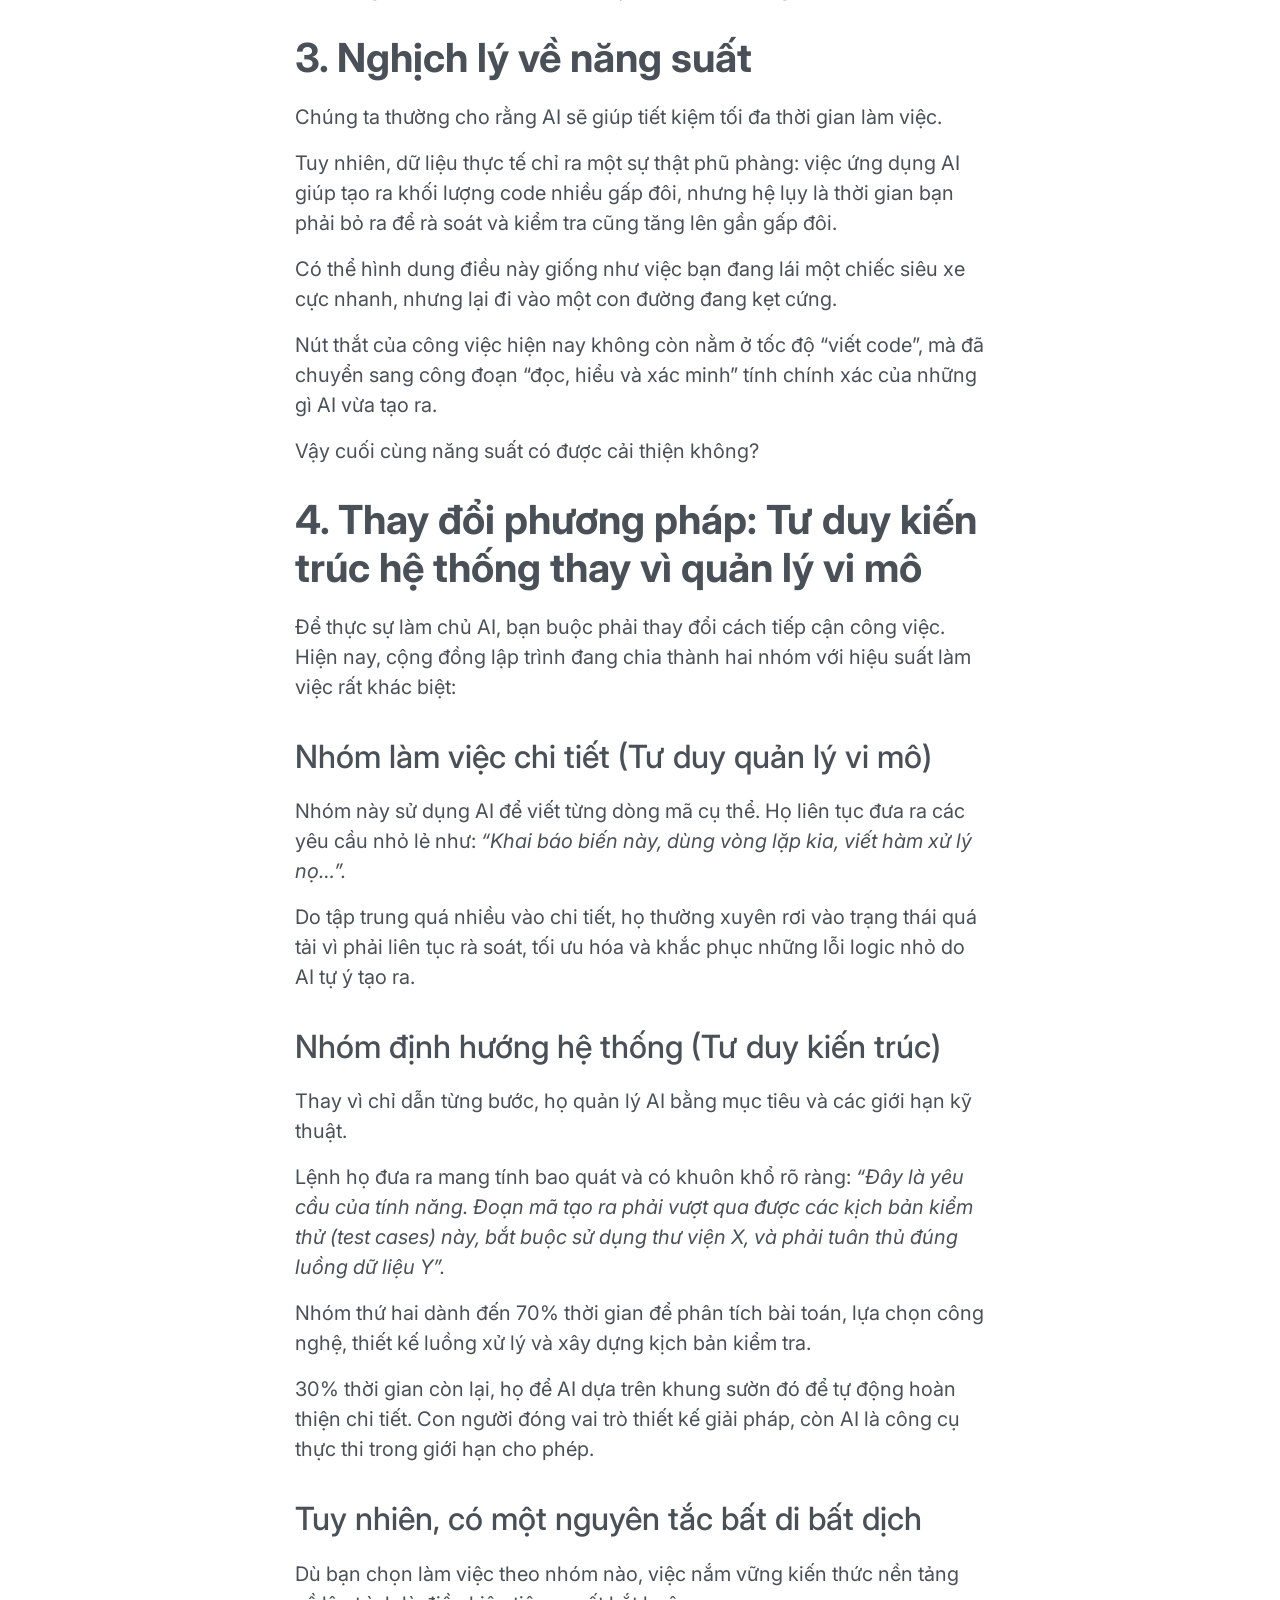
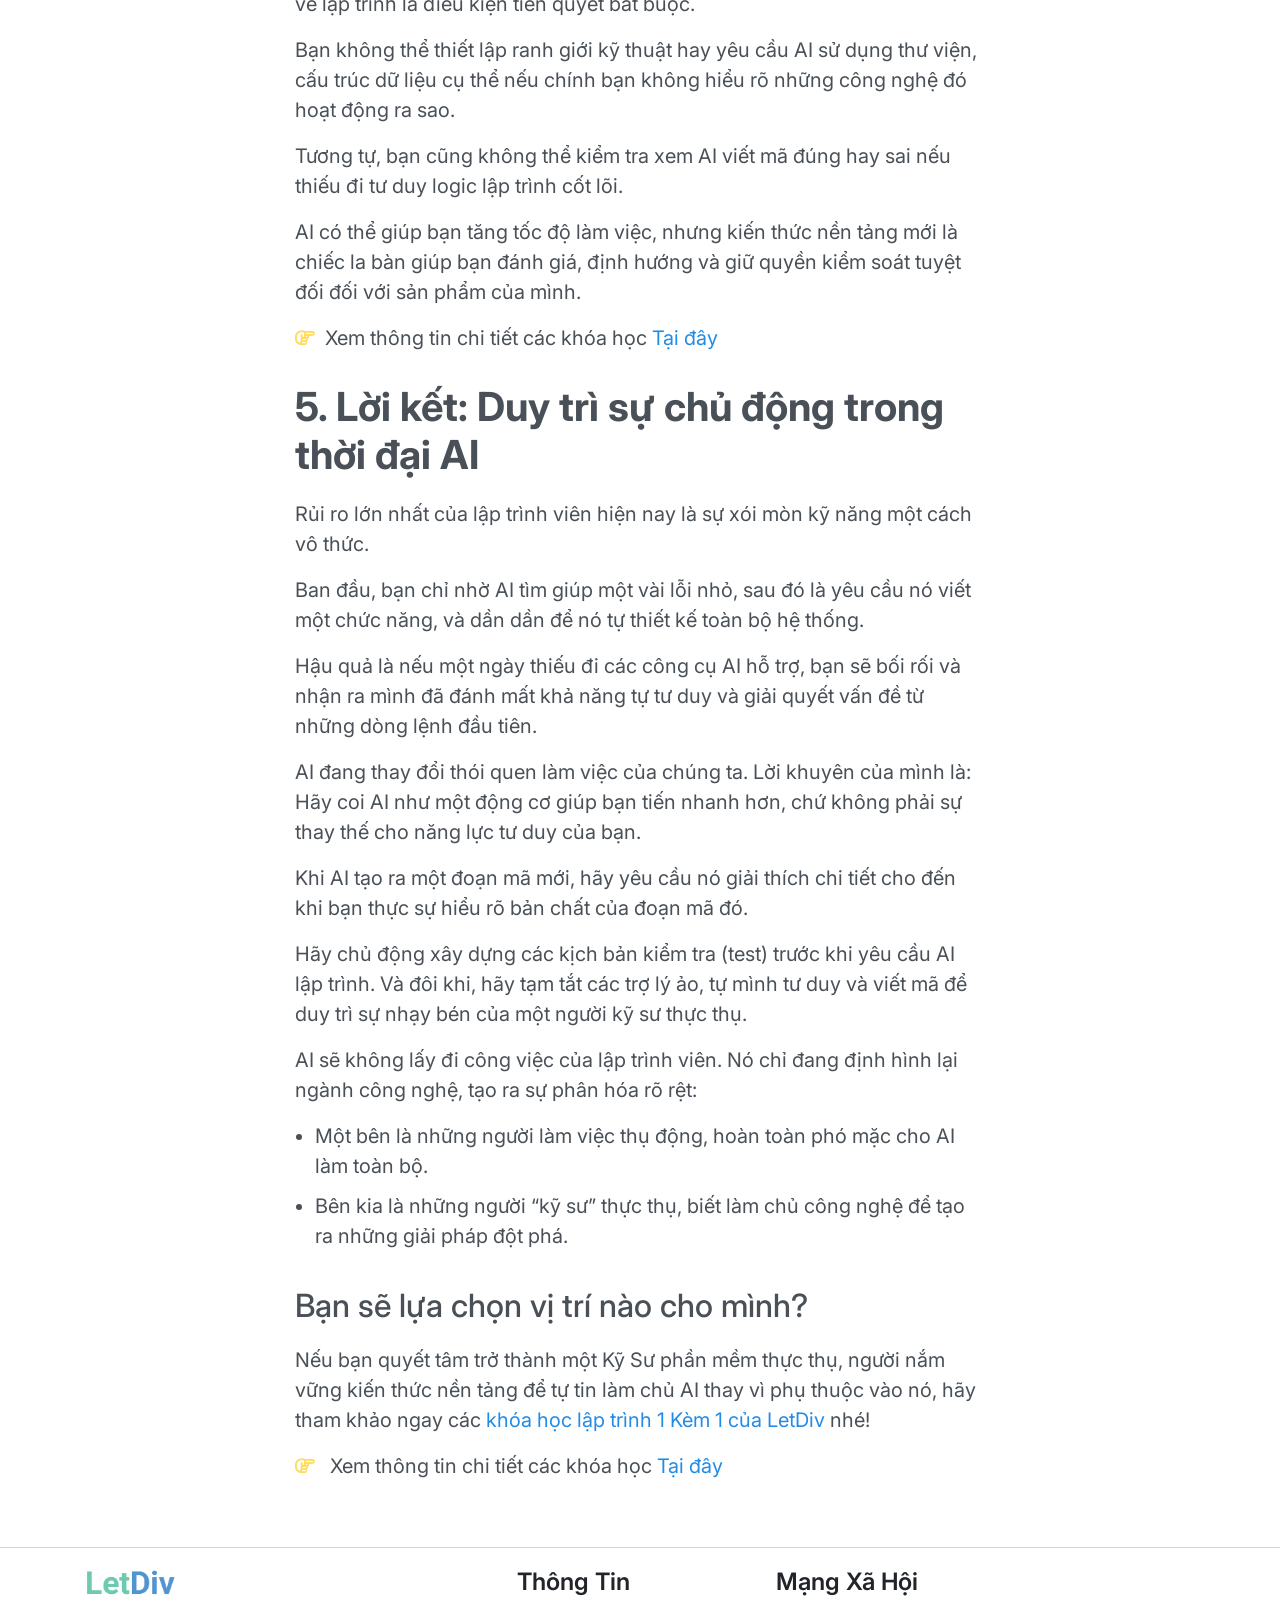
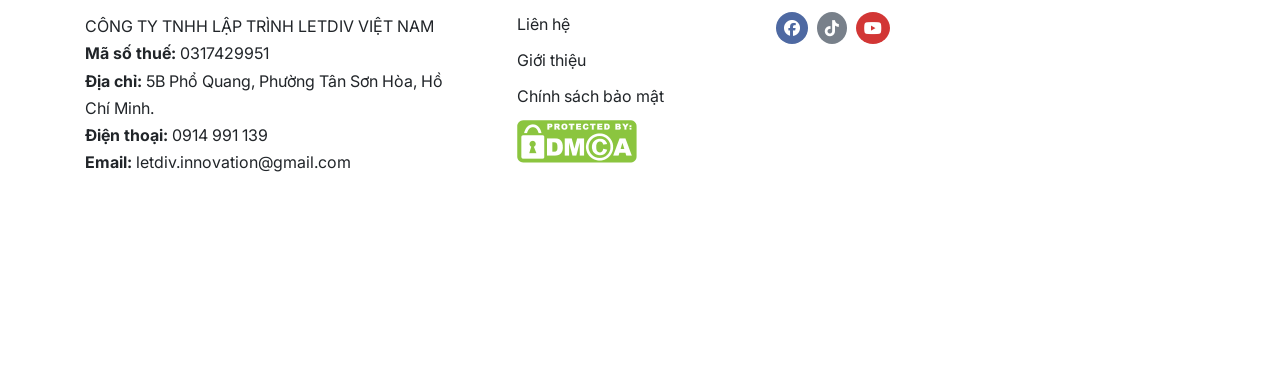
<file: articles/lap-trinh-bang-AI.html>
<!doctype html>
<html lang="vi">
  <head>
    <meta charset="UTF-8" />
    <meta name="viewport" content="width=device-width, initial-scale=1.0" />
    <title>
      Nghịch lý lập trình bằng A.I: Nhanh hơn – Nhưng mất kiểm soát? - LetDiv
    </title>
    <link rel="icon" href="/assets/images/icon-logo-cropped.png" />
    <link
      rel="stylesheet"
      href="https://cdnjs.cloudflare.com/ajax/libs/font-awesome/6.3.0/css/all.min.css"
      integrity="sha512-SzlrxWUlpfuzQ+pcUCosxcglQRNAq/DZjVsC0lE40xsADsfeQoEypE+enwcOiGjk/bSuGGKHEyjSoQ1zVisanQ=="
      crossorigin="anonymous"
      referrerpolicy="no-referrer"
    />
    <!-- Bootstrap CSS -->
    <link rel="stylesheet" href="/assets/bootstrap/bootstrap.min.css" />
    <link rel="stylesheet" href="/assets/css/base.css" />
    <link rel="stylesheet" href="/assets/css/header.css" />
    <link rel="stylesheet" href="/assets/css/footer.css" />
    <link rel="stylesheet" href="css/news-details.css" />
  </head>
  <body>
    <!-- header -->
    <header class="header">
      <div class="container">
        <div class="inner-wrap">
          <div class="header-logo">
            <a href="/index.html"
              ><img src="/assets/images/LetDiv.webp" alt="logo"
            /></a>
          </div>
          <div class="header-navbar">
            <div class="navbar-menu">
              <ul>
                <li><a href="/index.html">Trang Chủ</a></li>
                <li><a href="/courses/course.html">Khóa Học</a></li>
                <li><a href="/articles/news.html">Tin Tức</a></li>
                <li><a href="/about/introduce.html">Giới Thiệu</a></li>
              </ul>
              <div class="inner-btn">
                <!-- Button trigger modal -->
                <button
                  type="button"
                  class="btn btn-primary button"
                  data-toggle="modal"
                  data-target="#exampleModal"
                >
                  Tư Vấn Ngay
                </button>
              </div>
            </div>
          </div>
          <div class="header-action">
            <div class="action">
              <div class="cart-shop">
                <a href=""><i class="fa-solid fa-cart-shopping"></i></a>
              </div>
              <!-- Button trigger modal -->
              <div class="login">
                <button
                  type="button"
                  class="btn"
                  data-toggle="modal"
                  data-target="#loginModal"
                >
                  <i class="fa-solid fa-user"></i>
                </button>
              </div>
              <div class="navbar-icon"><i class="fa-solid fa-bars"></i></div>
            </div>
          </div>
        </div>
      </div>
    </header>
    <div class="header-modal">
      <!-- Modal -->
      <div
        class="modal fade"
        id="exampleModal"
        tabindex="-1"
        aria-labelledby="exampleModalLabel"
        aria-hidden="true"
      >
        <div class="modal-dialog modal-dialog-centered">
          <div class="modal-content">
            <div class="modal-header">
              <h5 class="modal-title" id="exampleModalLabel">Liên hệ</h5>
              <div class="btn-close">
                <button
                  type="button"
                  class="close"
                  data-dismiss="modal"
                  aria-label="Close"
                >
                  <span aria-hidden="true">&times;</span>
                </button>
              </div>
            </div>
            <div class="modal-body">
              <div class="btn-contact">
                <button
                  class="button-change-color"
                  onclick="
                    window.open('https://zalo.me/2219221277314619603', '_blank')
                  "
                >
                  Nhắn tin Zalo OA
                </button>
                <button
                  class="button-change-color"
                  onclick="
                    window.open(
                      'https://www.facebook.com/letdiv.innovation',
                      '_blank',
                    )
                  "
                >
                  Nhắn tin Facebook
                </button>
              </div>
            </div>
          </div>
        </div>
      </div>
    </div>
    <!-- login Modal -->
    <div class="login-modal">
      <!-- Modal -->
      <div
        class="modal fade"
        id="loginModal"
        tabindex="-1"
        aria-labelledby="loginModalLabel"
        aria-hidden="true"
      >
        <div class="modal-dialog modal-dialog-centered">
          <div class="modal-content">
            <div class="modal-header">
              <h5 class="modal-title" id="loginModalLabel">Đăng Nhập</h5>
              <div class="btn-close">
                <button
                  type="button"
                  class="close"
                  data-dismiss="modal"
                  aria-label="Close"
                >
                  <span aria-hidden="true">&times;</span>
                </button>
              </div>
            </div>
            <div class="modal-body">
              <form action="" method="post">
                <div class="form-group">
                  <label for="exampleInputText1" class="label"
                    >Tài khoản <span style="color: red">*</span></label
                  >
                  <span class="icon"><i class="fa-solid fa-user"></i></span>
                  <input
                    type="text"
                    class="form-control"
                    id="exampleInputText1"
                    aria-describedby="textHelp"
                    placeholder="Ví dụ: nguyenvana"
                  />
                </div>
                <div class="form-group">
                  <label for="exampleInputPassword1" class="label"
                    >Mật khẩu <span style="color: red">*</span></label
                  >
                  <span class="icon"><i class="fa-solid fa-lock"></i></span>
                  <input
                    type="password"
                    class="form-control"
                    id="exampleInputPassword1"
                  />
                </div>
                <button class="button-change-color">Đăng nhập</button>
              </form>
              <div class="forgot-pass">
                <a href="/auth/forgot-password.html">Quên mật khẩu ?</a>
              </div>
              <div class="register text-center">
                Bạn chưa có tài khoản?
                <a href="/auth/register.html">Đăng ký ngay</a>
              </div>
            </div>
          </div>
        </div>
      </div>
    </div>
    <!-- login Modal end-->

    <!-- header end -->

    <!-- section-one -->
    <div class="section-one">
      <div class="container">
        <div class="inner-wrap">
          <div class="inner-title">
            <h1 class="title">
              Nghịch lý lập trình bằng A.I: Nhanh hơn – Nhưng mất kiểm soát?
            </h1>
          </div>
          <div class="inner-image">
            <img
              src="/assets/images/nghich-ly-lap-trinh-voi-ai-thumbnail-1024x576.webp"
              alt=""
            />
          </div>
          <div class="inner-content">
            <p>
              Hai năm trước, mình tự code là chính, chỉ dùng AI để hỗ trợ tra
              cứu tài liệu và kiến thức lập trình.
            </p>
            <p>
              Biểu hiện: Bạn vừa thấy một công nghệ hay framework mới nổi là lập
              tức cuống cuồng chạy theo, bất chấp lãng phí đống thời gian cày
              cuốc dù nó chưa từng được kiểm chứng ở bất kỳ dự án thực tế nào.
            </p>
            <p>
              Tệ hại hơn, nhiều người còn mang cái sự “cuồng” đó vào công ty,
              nằng nặc đòi đập bỏ toàn bộ dự án đang chạy cực kỳ ổn định chỉ để…
              viết lại bằng công nghệ mới cho “sang”.
            </p>
            <p>
              Còn bây giờ, mình dùng AI để hỗ trợ viết code lần đầu (bản nháp).
              Sau đó, mình mới tập trung xem xét lại và bắt đầu chỉnh sửa.
            </p>
            <p>
              Mình tin rằng, bạn cũng đang làm việc giống như vậy. Và chúng ta
              cảm giác rằng năng suất đã tăng lên đáng kể.
            </p>
            <p>
              Nhưng sự thật là công việc chẳng hề nhàn hơn. Áp lực không mất đi,
              nó chỉ thay đổi từ dạng này sang dạng khác…
            </p>
            <p>
              Nếu ngày trước bạn đau đầu vì code không chạy được, sai logic và
              mất hàng giờ tra cứu Google, thì nay bạn lại quay cuồng với những
              rắc rối do chính AI tạo ra.
            </p>
            <p>
              Cuối cùng, dù công cụ có hiện đại đến đâu, bạn vẫn là người duy
              nhất đứng ra chịu trách nhiệm và giải quyết mọi vấn đề.
            </p>
            <p>
              Vậy làm thế nào để dùng AI tăng năng suất mà vẫn giữ được quyền
              kiểm soát? Chúng ta cùng nhau tìm hiểu trong bài viết này nhé.
            </p>
            <h2 class="heading">1. Những lỗi phổ biến của AI</h2>
            <p>
              Ở thời điểm hiện tại, AI hiếm khi viết sai cú pháp. Nhưng nó mắc
              những lỗi giống hệt một lập trình viên thiếu kinh nghiệm nhưng lại
              rất nhiệt tình và làm việc với tốc độ “bàn thờ”.
            </p>
            <h3>Sự vội vàng của AI khi chưa hiểu rõ yêu cầu</h3>
            <p>
              Hãy tưởng tượng bạn yêu cầu AI viết một chức năng “Tìm kiếm sản
              phẩm” cho trang web.
            </p>
            <p>
              Thay vì hỏi quy mô dữ liệu lớn hay nhỏ, AI tự mặc định bạn đang
              làm một hệ thống lớn. Nó lập tức tạo ra một thuật toán tìm kiếm vô
              cùng phức tạp, đòi hỏi phải cài đặt thêm nhiều thư viện hỗ trợ
              nặng nề.
            </p>
            <p>
              Lúc kiểm tra kết quả, bạn thấy chương trình chạy tốt trên máy tính
              cá nhân, nên bạn đem vào dùng luôn cho dự án thực tế.
            </p>
            <p>
              Nhưng vài ngày sau, khi đưa trang web lên máy chủ, bạn mới nhận ra
              hệ thống AI viết tiêu tốn quá nhiều tài nguyên, và làm trang web
              bị chậm đi rất nhiều.
            </p>
            <p>
              Trong khi đó, dữ liệu của bạn rất ít và chỉ cần một lệnh tìm kiếm
              từ khóa cơ bản là xong.
            </p>
            <p>
              Cuối cùng, việc phải ngồi gỡ bỏ hệ thống phức tạp kia ra khỏi dự
              án để làm lại từ đầu còn mất thời gian hơn.
            </p>
            <h3>Sự vâng lời tuyệt đối và rủi ro thiếu kiểm chứng</h3>
            <p>
              Khác với con người, AI không có khả năng đánh giá mức độ rủi ro
              trong yêu cầu của bạn.
            </p>
            <p>
              Nếu bạn đưa ra một yêu cầu có nhiều lỗ hổng, AI sẽ không đặt câu
              hỏi hay cảnh báo về nguy cơ lỗi hệ thống.
            </p>
            <p>
              Nó chỉ đơn thuần chấp hành mệnh lệnh, dẫn đến việc xây dựng một
              chức năng sai về mặt bản chất ngay từ đầu.
            </p>
            <h2 class="heading">2. Điều nguy hiểm nhất: Nợ hiểu biết</h2>
            <p>
              Khả năng viết code và khả năng đọc hiểu code là hai thứ hoàn toàn
              khác biệt.
            </p>
            <p>
              Có một thực trạng rất dễ bắt gặp hiện nay: Cuối ngày làm việc, AI
              tạo ra cho bạn khoảng 500 dòng code.
            </p>
            <p>
              Nhìn lướt qua, các đoạn code đều có cấu trúc rõ ràng, gọn gàng và
              chạy thử không phát sinh lỗi nào hết.
            </p>
            <p>
              Vì áp lực phải giao sản phẩm đúng hạn, bạn chỉ xem nhanh rồi đồng
              ý tích hợp luôn vào dự án.
            </p>
            <p>
              Vài ngày sau, một lỗi nghiêm trọng xảy ra đúng tại tính năng đó.
              Khi cấp trên yêu cầu giải thích nguyên nhân, bạn bối rối nhận ra
              một sự thật: Mình hoàn toàn không hiểu đoạn code này thực sự hoạt
              động như thế nào.
            </p>
            <p>
              Đây chính là “Nợ hiểu biết”, hậu quả của việc bạn phê duyệt một
              giải pháp mà mình không hề nắm rõ bản chất.
            </p>
            <p>
              Tốc độ tạo code của AI là vô hạn, nếu bạn cứ duyệt code một cách
              máy móc, kỹ năng lập trình của bạn sẽ bị chững lại. Lâu dần, bạn
              sẽ đánh mất khả năng kiểm soát đối với chính dự án mà mình đang
              làm.
            </p>
            <h2 class="heading">3. Nghịch lý về năng suất</h2>
            <p>
              Chúng ta thường cho rằng AI sẽ giúp tiết kiệm tối đa thời gian làm
              việc.
            </p>
            <p>
              Tuy nhiên, dữ liệu thực tế chỉ ra một sự thật phũ phàng: việc ứng
              dụng AI giúp tạo ra khối lượng code nhiều gấp đôi, nhưng hệ lụy là
              thời gian bạn phải bỏ ra để rà soát và kiểm tra cũng tăng lên gần
              gấp đôi.
            </p>
            <p>
              Có thể hình dung điều này giống như việc bạn đang lái một chiếc
              siêu xe cực nhanh, nhưng lại đi vào một con đường đang kẹt cứng.
            </p>
            <p>
              Nút thắt của công việc hiện nay không còn nằm ở tốc độ “viết
              code”, mà đã chuyển sang công đoạn “đọc, hiểu và xác minh” tính
              chính xác của những gì AI vừa tạo ra.
            </p>
            <p>Vậy cuối cùng năng suất có được cải thiện không?</p>
            <h2 class="heading">
              4. Thay đổi phương pháp: Tư duy kiến trúc hệ thống thay vì quản lý
              vi mô
            </h2>
            <p>
              Để thực sự làm chủ AI, bạn buộc phải thay đổi cách tiếp cận công
              việc. Hiện nay, cộng đồng lập trình đang chia thành hai nhóm với
              hiệu suất làm việc rất khác biệt:
            </p>
            <h3>Nhóm làm việc chi tiết (Tư duy quản lý vi mô)</h3>
            <p>
              Nhóm này sử dụng AI để viết từng dòng mã cụ thể. Họ liên tục đưa
              ra các yêu cầu nhỏ lẻ như:
              <i>“Khai báo biến này, dùng vòng lặp kia, viết hàm xử lý nọ…”.</i>
            </p>
            <p>
              Do tập trung quá nhiều vào chi tiết, họ thường xuyên rơi vào trạng
              thái quá tải vì phải liên tục rà soát, tối ưu hóa và khắc phục
              những lỗi logic nhỏ do AI tự ý tạo ra.
            </p>
            <h3>Nhóm định hướng hệ thống (Tư duy kiến trúc)</h3>
            <p>
              Thay vì chỉ dẫn từng bước, họ quản lý AI bằng mục tiêu và các giới
              hạn kỹ thuật.
            </p>
            <p>
              Lệnh họ đưa ra mang tính bao quát và có khuôn khổ rõ ràng:
              <i
                >“Đây là yêu cầu của tính năng. Đoạn mã tạo ra phải vượt qua
                được các kịch bản kiểm thử (test cases) này, bắt buộc sử dụng
                thư viện X, và phải tuân thủ đúng luồng dữ liệu Y”.</i
              >
            </p>
            <p>
              Nhóm thứ hai dành đến 70% thời gian để phân tích bài toán, lựa
              chọn công nghệ, thiết kế luồng xử lý và xây dựng kịch bản kiểm
              tra.
            </p>
            <p>
              30% thời gian còn lại, họ để AI dựa trên khung sườn đó để tự động
              hoàn thiện chi tiết. Con người đóng vai trò thiết kế giải pháp,
              còn AI là công cụ thực thi trong giới hạn cho phép.
            </p>
            <h3>Tuy nhiên, có một nguyên tắc bất di bất dịch</h3>
            <p>
              Dù bạn chọn làm việc theo nhóm nào, việc nắm vững kiến thức nền
              tảng về lập trình là điều kiện tiên quyết bắt buộc.
            </p>
            <p>
              Bạn không thể thiết lập ranh giới kỹ thuật hay yêu cầu AI sử dụng
              thư viện, cấu trúc dữ liệu cụ thể nếu chính bạn không hiểu rõ
              những công nghệ đó hoạt động ra sao.
            </p>
            <p>
              Tương tự, bạn cũng không thể kiểm tra xem AI viết mã đúng hay sai
              nếu thiếu đi tư duy logic lập trình cốt lõi.
            </p>
            <p>
              AI có thể giúp bạn tăng tốc độ làm việc, nhưng kiến thức nền tảng
              mới là chiếc la bàn giúp bạn đánh giá, định hướng và giữ quyền
              kiểm soát tuyệt đối đối với sản phẩm của mình.
            </p>
            <p>
              <i class="fa-regular fa-hand-point-right"></i>Xem thông tin chi
              tiết các khóa học <a href="/courses/course.html">Tại đây</a>
            </p>
            <h2 class="heading">
              5. Lời kết: Duy trì sự chủ động trong thời đại AI
            </h2>
            <p>
              Rủi ro lớn nhất của lập trình viên hiện nay là sự xói mòn kỹ năng
              một cách vô thức.
            </p>
            <p>
              Ban đầu, bạn chỉ nhờ AI tìm giúp một vài lỗi nhỏ, sau đó là yêu
              cầu nó viết một chức năng, và dần dần để nó tự thiết kế toàn bộ hệ
              thống.
            </p>
            <p>
              Hậu quả là nếu một ngày thiếu đi các công cụ AI hỗ trợ, bạn sẽ bối
              rối và nhận ra mình đã đánh mất khả năng tự tư duy và giải quyết
              vấn đề từ những dòng lệnh đầu tiên.
            </p>
            <p>
              AI đang thay đổi thói quen làm việc của chúng ta. Lời khuyên của
              mình là: Hãy coi AI như một động cơ giúp bạn tiến nhanh hơn, chứ
              không phải sự thay thế cho năng lực tư duy của bạn.
            </p>
            <p>
              Khi AI tạo ra một đoạn mã mới, hãy yêu cầu nó giải thích chi tiết
              cho đến khi bạn thực sự hiểu rõ bản chất của đoạn mã đó.
            </p>
            <p>
              Hãy chủ động xây dựng các kịch bản kiểm tra (test) trước khi yêu
              cầu AI lập trình. Và đôi khi, hãy tạm tắt các trợ lý ảo, tự mình
              tư duy và viết mã để duy trì sự nhạy bén của một người kỹ sư thực
              thụ.
            </p>
            <p>
              AI sẽ không lấy đi công việc của lập trình viên. Nó chỉ đang định
              hình lại ngành công nghệ, tạo ra sự phân hóa rõ rệt:
            </p>
            <ul>
              <li>
                Một bên là những người làm việc thụ động, hoàn toàn phó mặc cho
                AI làm toàn bộ.
              </li>
              <li>
                Bên kia là những người “kỹ sư” thực thụ, biết làm chủ công nghệ
                để tạo ra những giải pháp đột phá.
              </li>
            </ul>
            <h3>Bạn sẽ lựa chọn vị trí nào cho mình?</h3>
            <p>
              Nếu bạn quyết tâm trở thành một Kỹ Sư phần mềm thực thụ, người nắm
              vững kiến thức nền tảng để tự tin làm chủ AI thay vì phụ thuộc vào
              nó, hãy tham khảo ngay các
              <a href="/courses/course.html"
                >khóa học lập trình 1 Kèm 1 của LetDiv</a
              >

              nhé!
            </p>
            <p>
              <i class="fa-regular fa-hand-point-right"></i> Xem thông tin chi
              tiết các khóa học <a href="/courses/course.html">Tại đây</a>
            </p>
          </div>
        </div>
      </div>
    </div>
    <!-- section-one end -->

    <!-- footer -->
    <footer class="footer">
      <div class="container">
        <div class="inner-wrap">
          <div class="inner-addres">
            <div class="img">
              <a href=""><img src="/assets/images/LetDiv.webp" alt="" /></a>
              <p class="content">
                CÔNG TY TNHH LẬP TRÌNH LETDIV VIỆT NAM <br />
                <strong>Mã số thuế:</strong> 0317429951 <br /><strong
                  >Địa chỉ:</strong
                >
                5B Phổ Quang, Phường Tân Sơn Hòa, Hồ Chí Minh. <br /><strong
                  >Điện thoại:</strong
                >
                0914 991 139 <br />
                <strong>Email:</strong> letdiv.innovation@gmail.com
              </p>
            </div>
          </div>
          <div class="inner-info">
            <h3>Thông Tin</h3>
            <p><a href="/contact/contact.html">Liên hệ</a></p>
            <p><a href="/about/introduce.html">Giới thiệu</a></p>
            <p><a href="/policies/policy.html">Chính sách bảo mật</a></p>
            <div class="img">
              <a
                href="https://www.dmca.com/Protection/Status.aspx?ID=5ed68dec-8566-4fcf-b1d7-70668621b032&refurl=https://letdiv.com/"
                target="_blank"
                ><img src="/assets/images/DMCA_logo-grn-btn120w.png" alt=""
              /></a>
            </div>
          </div>
          <div class="inner-social">
            <h3>Mạng Xã Hội</h3>
            <div class="icon">
              <a
                href="https://www.facebook.com/letdiv.innovation"
                target="_blank"
                ><i class="fa-brands fa-facebook"></i
              ></a>
              <a href="https://www.tiktok.com/@letdiv" target="_blank"
                ><i class="fa-brands fa-tiktok"></i
              ></a>
              <a href="https://www.youtube.com/@letdiv" target="_blank"
                ><i class="fa-brands fa-youtube"></i
              ></a>
            </div>
            <iframe
              src="https://www.google.com/maps/embed?pb=!1m14!1m8!1m3!1d31352.53490692094!2d106.66647100000002!3d10.806191000000002!3m2!1i1024!2i768!4f13.1!3m3!1m2!1s0x3174d7e2e9c2d4b1%3A0xa1e7de28f1b06563!2zQ8O0bmcgVHkgVE5ISCBM4bqtcCBUcsOsbmggTGV0RGl2!5e0!3m2!1sen!2sus!4v1789548029411!5m2!1sen!2sus"
              width="100%"
              height="300"
              style="border: 0"
              allowfullscreen=""
              loading="lazy"
              referrerpolicy="strict-origin-when-cross-origin"
            ></iframe>
          </div>
        </div>
      </div>
    </footer>
    <!-- footer end -->
    <!-- Option 1: jQuery and Bootstrap Bundle (includes Popper) -->
    <script src="/assets/bootstrap/jquery.slim.min.js"></script>
    <script src="/assets/bootstrap/bootstrap.bundle.min.js"></script>
    <script src="js/format-code.js"></script>
    <script src="/assets/js/header-auth.js"></script>
  </body>
</html>
</file>
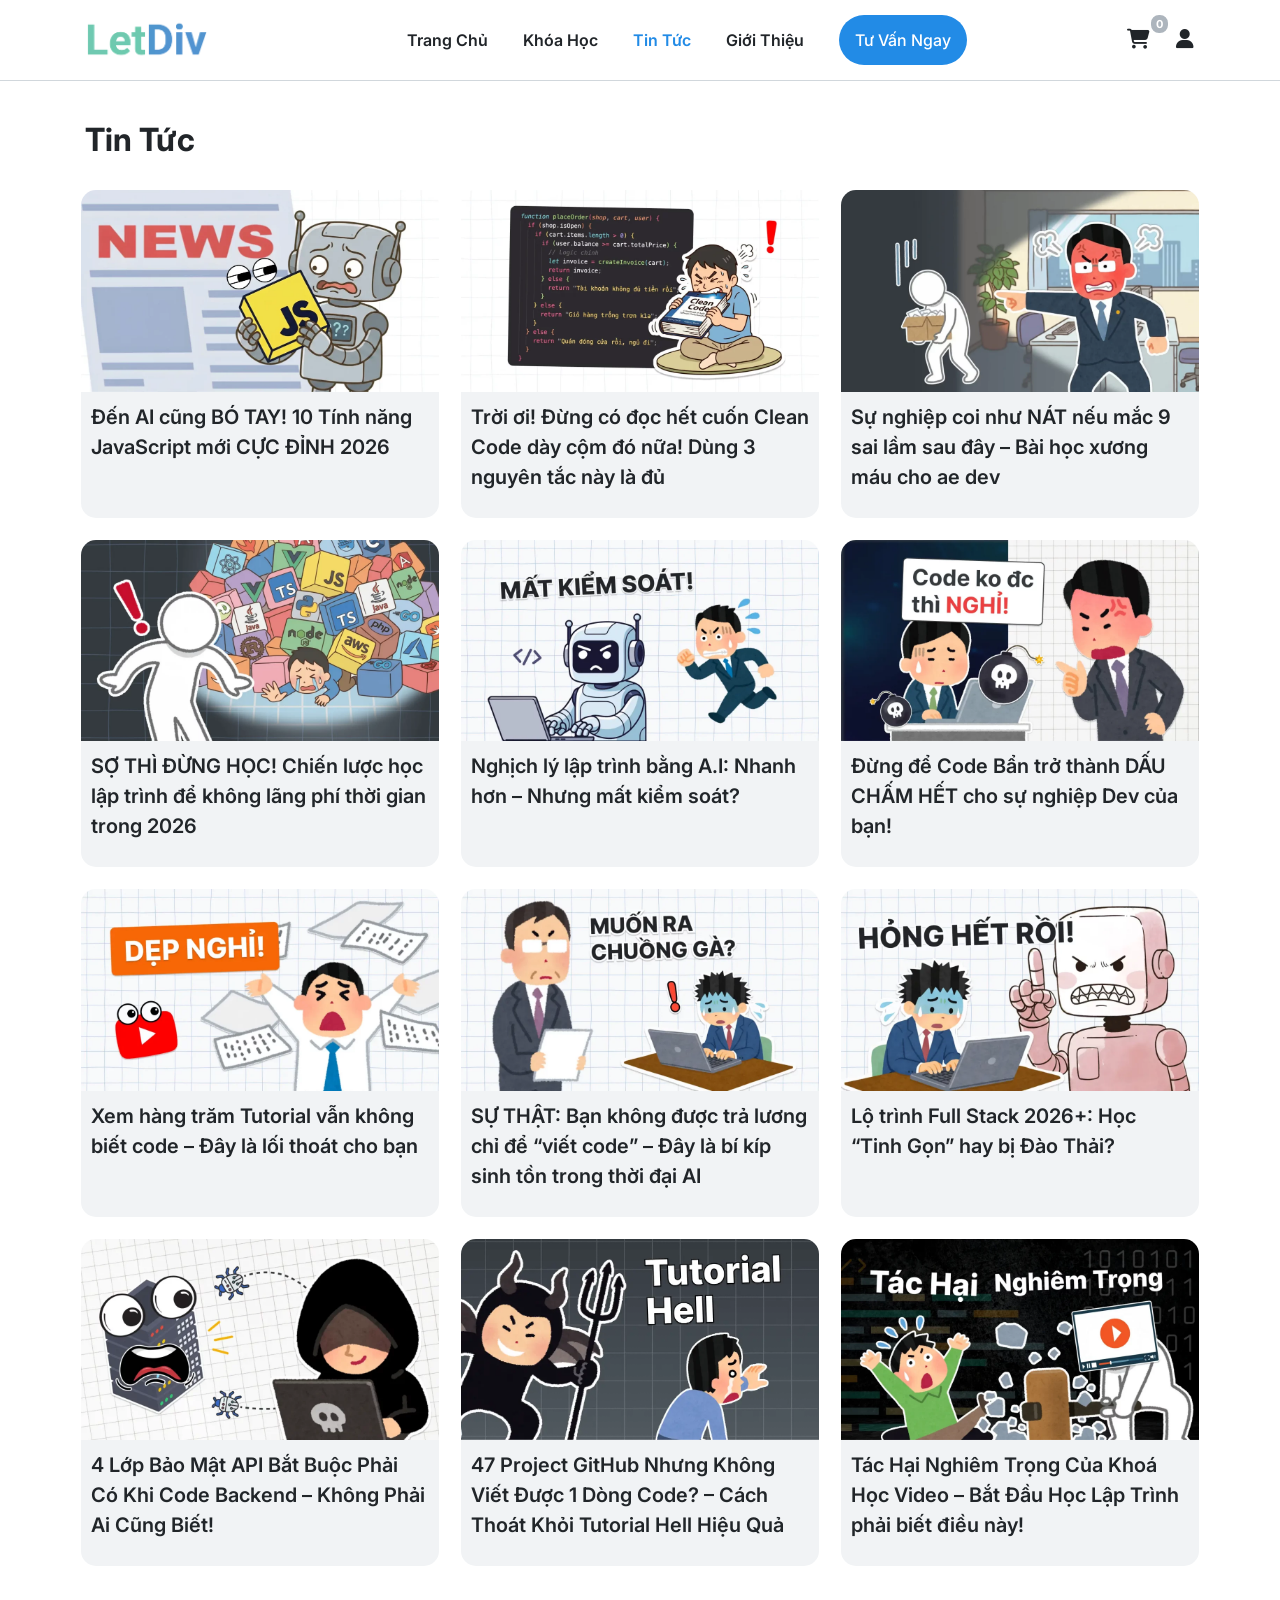
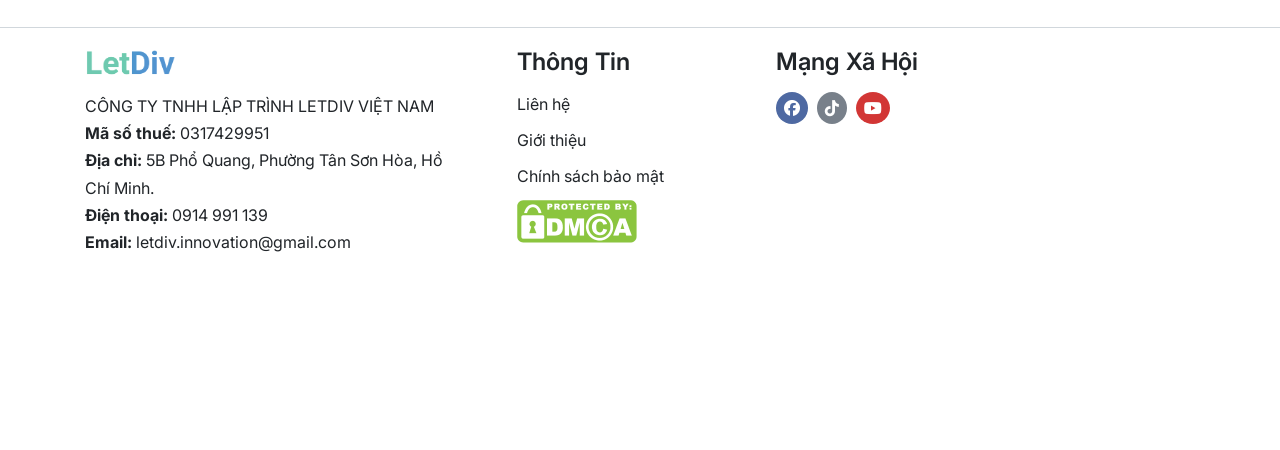
<file: articles/news.html>
<!doctype html>
<html lang="vi">
  <head>
    <meta charset="UTF-8" />
    <meta name="viewport" content="width=device-width, initial-scale=1.0" />
    <title>Tin Tức - LetDiv</title>
    <link rel="icon" href="/assets/images/icon-logo-cropped.png" />
    <link
      rel="stylesheet"
      href="https://cdnjs.cloudflare.com/ajax/libs/font-awesome/6.3.0/css/all.min.css"
      integrity="sha512-SzlrxWUlpfuzQ+pcUCosxcglQRNAq/DZjVsC0lE40xsADsfeQoEypE+enwcOiGjk/bSuGGKHEyjSoQ1zVisanQ=="
      crossorigin="anonymous"
      referrerpolicy="no-referrer"
    />
    <!-- Bootstrap CSS -->
    <link rel="stylesheet" href="/assets/bootstrap/bootstrap.min.css" />
    <link rel="stylesheet" href="/assets/css/base.css" />
    <link rel="stylesheet" href="/assets/css/header.css" />
    <link rel="stylesheet" href="/assets/css/footer.css" />
    <link rel="stylesheet" href="css/news.css" />
  </head>
  <body>
    <!-- header -->
    <header class="header">
      <div class="container">
        <div class="inner-wrap">
          <div class="header-logo">
            <a href="/index.html"
              ><img src="/assets/images/LetDiv.webp" alt="logo"
            /></a>
          </div>
          <div class="header-navbar">
            <div class="navbar-menu">
              <ul>
                <li><a href="/index.html">Trang Chủ</a></li>
                <li><a href="/courses/course.html">Khóa Học</a></li>
                <li><a href="/articles/news.html">Tin Tức</a></li>
                <li><a href="/about/introduce.html">Giới Thiệu</a></li>
              </ul>
              <div class="inner-btn">
                <!-- Button trigger modal -->
                <button
                  type="button"
                  class="btn btn-primary button"
                  data-toggle="modal"
                  data-target="#exampleModal"
                >
                  Tư Vấn Ngay
                </button>
              </div>
            </div>
          </div>
          <div class="header-action">
            <div class="action">
              <div class="cart-shop">
                <a href=""><i class="fa-solid fa-cart-shopping"></i></a>
              </div>
              <!-- Button trigger modal -->
              <div class="login">
                <button
                  type="button"
                  class="btn"
                  data-toggle="modal"
                  data-target="#loginModal"
                >
                  <i class="fa-solid fa-user"></i>
                </button>
              </div>
              <div class="navbar-icon"><i class="fa-solid fa-bars"></i></div>
            </div>
          </div>
        </div>
      </div>
    </header>
    <div class="header-modal">
      <!-- Modal -->
      <div
        class="modal fade"
        id="exampleModal"
        tabindex="-1"
        aria-labelledby="exampleModalLabel"
        aria-hidden="true"
      >
        <div class="modal-dialog modal-dialog-centered">
          <div class="modal-content">
            <div class="modal-header">
              <h5 class="modal-title" id="exampleModalLabel">Liên hệ</h5>
              <div class="btn-close">
                <button
                  type="button"
                  class="close"
                  data-dismiss="modal"
                  aria-label="Close"
                >
                  <span aria-hidden="true">&times;</span>
                </button>
              </div>
            </div>
            <div class="modal-body">
              <div class="btn-contact">
                <button
                  class="button-change-color"
                  onclick="
                    window.open('https://zalo.me/2219221277314619603', '_blank')
                  "
                >
                  Nhắn tin Zalo OA
                </button>
                <button
                  class="button-change-color"
                  onclick="
                    window.open(
                      'https://www.facebook.com/letdiv.innovation',
                      '_blank',
                    )
                  "
                >
                  Nhắn tin Facebook
                </button>
              </div>
            </div>
          </div>
        </div>
      </div>
    </div>
    <!-- login Modal -->
    <div class="login-modal">
      <!-- Modal -->
      <div
        class="modal fade"
        id="loginModal"
        tabindex="-1"
        aria-labelledby="loginModalLabel"
        aria-hidden="true"
      >
        <div class="modal-dialog modal-dialog-centered">
          <div class="modal-content">
            <div class="modal-header">
              <h5 class="modal-title" id="loginModalLabel">Đăng Nhập</h5>
              <div class="btn-close">
                <button
                  type="button"
                  class="close"
                  data-dismiss="modal"
                  aria-label="Close"
                >
                  <span aria-hidden="true">&times;</span>
                </button>
              </div>
            </div>
            <div class="modal-body">
              <form action="" method="post">
                <div class="form-group">
                  <label for="exampleInputText1" class="label"
                    >Tài khoản <span style="color: red">*</span></label
                  >
                  <span class="icon"><i class="fa-solid fa-user"></i></span>
                  <input
                    type="text"
                    class="form-control"
                    id="exampleInputText1"
                    aria-describedby="textHelp"
                    placeholder="Ví dụ: nguyenvana"
                  />
                </div>
                <div class="form-group">
                  <label for="exampleInputPassword1" class="label"
                    >Mật khẩu <span style="color: red">*</span></label
                  >
                  <span class="icon"><i class="fa-solid fa-lock"></i></span>
                  <input
                    type="password"
                    class="form-control"
                    id="exampleInputPassword1"
                  />
                </div>
                <button class="button-change-color">Đăng nhập</button>
              </form>
              <div class="forgot-pass">
                <a href="/auth/forgot-password.html">Quên mật khẩu ?</a>
              </div>
              <div class="register text-center">
                Bạn chưa có tài khoản?
                <a href="/auth/register.html">Đăng ký ngay</a>
              </div>
            </div>
          </div>
        </div>
      </div>
    </div>
    <!-- login Modal end-->

    <!-- header end -->

    <!-- section-one -->
    <div class="section-one">
      <div class="container">
        <div class="inner-wrap">
          <div class="inner-title">
            <h2 class="title">Tin Tức</h2>
          </div>
          <div class="row">
            <div class="inner-news col-xl-4 col-lg-4 col-md-6 col-sm-12">
              <div class="image">
                <a href="javascript-news.html"
                  ><img
                    src="/assets/images/10-tinh-nang-javascript-moi-nhat-2026-1024x577.webp"
                    alt=""
                /></a>
              </div>
              <div class="content">
                <p>
                  <a href="javascript-news.html"
                    >Đến AI cũng BÓ TAY! 10 Tính năng JavaScript mới CỰC ĐỈNH
                    2026</a
                  >
                </p>
              </div>
            </div>
            <div class="inner-news col-xl-4 col-lg-4 col-md-6 col-sm-12">
              <div class="image">
                <a href="clean-code-news.html"
                  ><img
                    src="/assets/images/anh-bia-3-nguyen-tac-clean-code-thuc-chien-1024x577.webp"
                    alt=""
                /></a>
              </div>
              <div class="content">
                <p>
                  <a href="clean-code-news.html"
                    >Trời ơi! Đừng có đọc hết cuốn Clean Code dày cộm đó nữa!
                    Dùng 3 nguyên tắc này là đủ</a
                  >
                </p>
              </div>
            </div>
            <div class="inner-news col-xl-4 col-lg-4 col-md-6 col-sm-12">
              <div class="image">
                <a href="9-sai-lam.html"
                  ><img
                    src="/assets/images/anh-bia-9-sai-lam-pha-nat-su-nghiep-dev-1024x640.webp"
                    alt=""
                /></a>
              </div>
              <div class="content">
                <p>
                  <a href="9-sai-lam.html"
                    >Sự nghiệp coi như NÁT nếu mắc 9 sai lầm sau đây – Bài học
                    xương máu cho ae dev</a
                  >
                </p>
              </div>
            </div>
            <div class="inner-news col-xl-4 col-lg-4 col-md-6 col-sm-12">
              <div class="image">
                <a href="chien-luoc-lap-trinh.html"
                  ><img
                    src="/assets/images/chien-luoc-hoc-lap-trinh-thuc-chien-2026-1024x640.webp"
                    alt=""
                /></a>
              </div>
              <div class="content">
                <p>
                  <a href="chien-luoc-lap-trinh.html"
                    >SỢ THÌ ĐỪNG HỌC! Chiến lược học lập trình để không lãng phí
                    thời gian trong 2026</a
                  >
                </p>
              </div>
            </div>
            <div class="inner-news col-xl-4 col-lg-4 col-md-6 col-sm-12">
              <div class="image">
                <a href="lap-trinh-bang-AI.html"
                  ><img
                    src="/assets/images/nghich-ly-lap-trinh-voi-ai-thumbnail-1024x576.webp"
                    alt=""
                /></a>
              </div>
              <div class="content">
                <p>
                  <a href="lap-trinh-bang-AI.html"
                    >Nghịch lý lập trình bằng A.I: Nhanh hơn – Nhưng mất kiểm
                    soát?</a
                  >
                </p>
              </div>
            </div>
            <div class="inner-news col-xl-4 col-lg-4 col-md-6 col-sm-12">
              <div class="image">
                <a href="code-ban.html"
                  ><img
                    src="/assets/images/ky-thuat-clean-code-thuc-chien-cho-dev-1024x576.webp"
                    alt=""
                /></a>
              </div>
              <div class="content">
                <p>
                  <a href="code-ban.html"
                    >Đừng để Code Bẩn trở thành DẤU CHẤM HẾT cho sự nghiệp Dev
                    của bạn!</a
                  >
                </p>
              </div>
            </div>
            <div class="inner-news col-xl-4 col-lg-4 col-md-6 col-sm-12">
              <div class="image">
                <a href=""
                  ><img
                    src="/assets/images/xem-tutorial-khong-biet-code-thumbnail-1024x576.webp"
                    alt=""
                /></a>
              </div>
              <div class="content">
                <p>
                  <a href=""
                    >Xem hàng trăm Tutorial vẫn không biết code – Đây là lối
                    thoát cho bạn</a
                  >
                </p>
              </div>
            </div>
            <div class="inner-news col-xl-4 col-lg-4 col-md-6 col-sm-12">
              <div class="image">
                <a href=""
                  ><img
                    src="/assets/images/sinh-ton-thoi-dai-ai-1024x576.webp"
                    alt=""
                /></a>
              </div>
              <div class="content">
                <p>
                  <a href=""
                    >SỰ THẬT: Bạn không được trả lương chỉ để “viết code” – Đây
                    là bí kíp sinh tồn trong thời đại AI</a
                  >
                </p>
              </div>
            </div>
            <div class="inner-news col-xl-4 col-lg-4 col-md-6 col-sm-12">
              <div class="image">
                <a href=""
                  ><img
                    src="/assets/images/lo-trinh-full-stack-2026-1024x576.webp"
                    alt=""
                /></a>
              </div>
              <div class="content">
                <p>
                  <a href=""
                    >Lộ trình Full Stack 2026+: Học “Tinh Gọn” hay bị Đào
                    Thải?</a
                  >
                </p>
              </div>
            </div>
            <div class="inner-news col-xl-4 col-lg-4 col-md-6 col-sm-12">
              <div class="image">
                <a href=""
                  ><img
                    src="/assets/images/4-lop-bao-mat-api-1024x576.webp"
                    alt=""
                /></a>
              </div>
              <div class="content">
                <p>
                  <a href=""
                    >4 Lớp Bảo Mật API Bắt Buộc Phải Có Khi Code Backend – Không
                    Phải Ai Cũng Biết!</a
                  >
                </p>
              </div>
            </div>
            <div class="inner-news col-xl-4 col-lg-4 col-md-6 col-sm-12">
              <div class="image">
                <a href=""
                  ><img
                    src="/assets/images/thoat-khoi-tutorial-hell.webp"
                    alt=""
                /></a>
              </div>
              <div class="content">
                <p>
                  <a href=""
                    >47 Project GitHub Nhưng Không Viết Được 1 Dòng Code? – Cách
                    Thoát Khỏi Tutorial Hell Hiệu Quả</a
                  >
                </p>
              </div>
            </div>
            <div class="inner-news col-xl-4 col-lg-4 col-md-6 col-sm-12">
              <div class="image">
                <a href=""
                  ><img
                    src="/assets/images/tac-hai-nghiem-trong-khoa-hoc-video-1024x576.webp"
                    alt=""
                /></a>
              </div>
              <div class="content">
                <p>
                  <a href=""
                    >Tác Hại Nghiêm Trọng Của Khoá Học Video – Bắt Đầu Học Lập
                    Trình phải biết điều này!</a
                  >
                </p>
              </div>
            </div>
          </div>
        </div>
      </div>
    </div>
    <!-- section-one end -->

    <!-- footer -->
    <footer class="footer">
      <div class="container">
        <div class="inner-wrap">
          <div class="inner-addres">
            <div class="img">
              <a href=""><img src="/assets/images/LetDiv.webp" alt="" /></a>
              <p class="content">
                CÔNG TY TNHH LẬP TRÌNH LETDIV VIỆT NAM <br />
                <strong>Mã số thuế:</strong> 0317429951 <br /><strong
                  >Địa chỉ:</strong
                >
                5B Phổ Quang, Phường Tân Sơn Hòa, Hồ Chí Minh. <br /><strong
                  >Điện thoại:</strong
                >
                0914 991 139 <br />
                <strong>Email:</strong> letdiv.innovation@gmail.com
              </p>
            </div>
          </div>
          <div class="inner-info">
            <h3>Thông Tin</h3>
            <p><a href="/contact/contact.html">Liên hệ</a></p>
            <p><a href="/about/introduce.html">Giới thiệu</a></p>
            <p><a href="/policies/policy.html">Chính sách bảo mật</a></p>
            <div class="img">
              <a
                href="https://www.dmca.com/Protection/Status.aspx?ID=5ed68dec-8566-4fcf-b1d7-70668621b032&refurl=https://letdiv.com/"
                target="_blank"
                ><img src="/assets/images/DMCA_logo-grn-btn120w.png" alt=""
              /></a>
            </div>
          </div>
          <div class="inner-social">
            <h3>Mạng Xã Hội</h3>
            <div class="icon">
              <a
                href="https://www.facebook.com/letdiv.innovation"
                target="_blank"
                ><i class="fa-brands fa-facebook"></i
              ></a>
              <a href="https://www.tiktok.com/@letdiv" target="_blank"
                ><i class="fa-brands fa-tiktok"></i
              ></a>
              <a href="https://www.youtube.com/@letdiv" target="_blank"
                ><i class="fa-brands fa-youtube"></i
              ></a>
            </div>
            <iframe
              src="https://www.google.com/maps/embed?pb=!1m14!1m8!1m3!1d31352.53490692094!2d106.66647100000002!3d10.806191000000002!3m2!1i1024!2i768!4f13.1!3m3!1m2!1s0x3174d7e2e9c2d4b1%3A0xa1e7de28f1b06563!2zQ8O0bmcgVHkgVE5ISCBM4bqtcCBUcsOsbmggTGV0RGl2!5e0!3m2!1sen!2sus!4v1789548029411!5m2!1sen!2sus"
              width="100%"
              height="300"
              style="border: 0"
              allowfullscreen=""
              loading="lazy"
              referrerpolicy="strict-origin-when-cross-origin"
            ></iframe>
          </div>
        </div>
      </div>
    </footer>
    <!-- footer end -->
    <!-- Option 1: jQuery and Bootstrap Bundle (includes Popper) -->
    <script src="/assets/bootstrap/jquery.slim.min.js"></script>
    <script src="/assets/bootstrap/bootstrap.bundle.min.js"></script>
    <script src="/assets/js/highlight-menu.js"></script>
    <script src="/assets/js/header-auth.js"></script>
  </body>
</html>
</file>
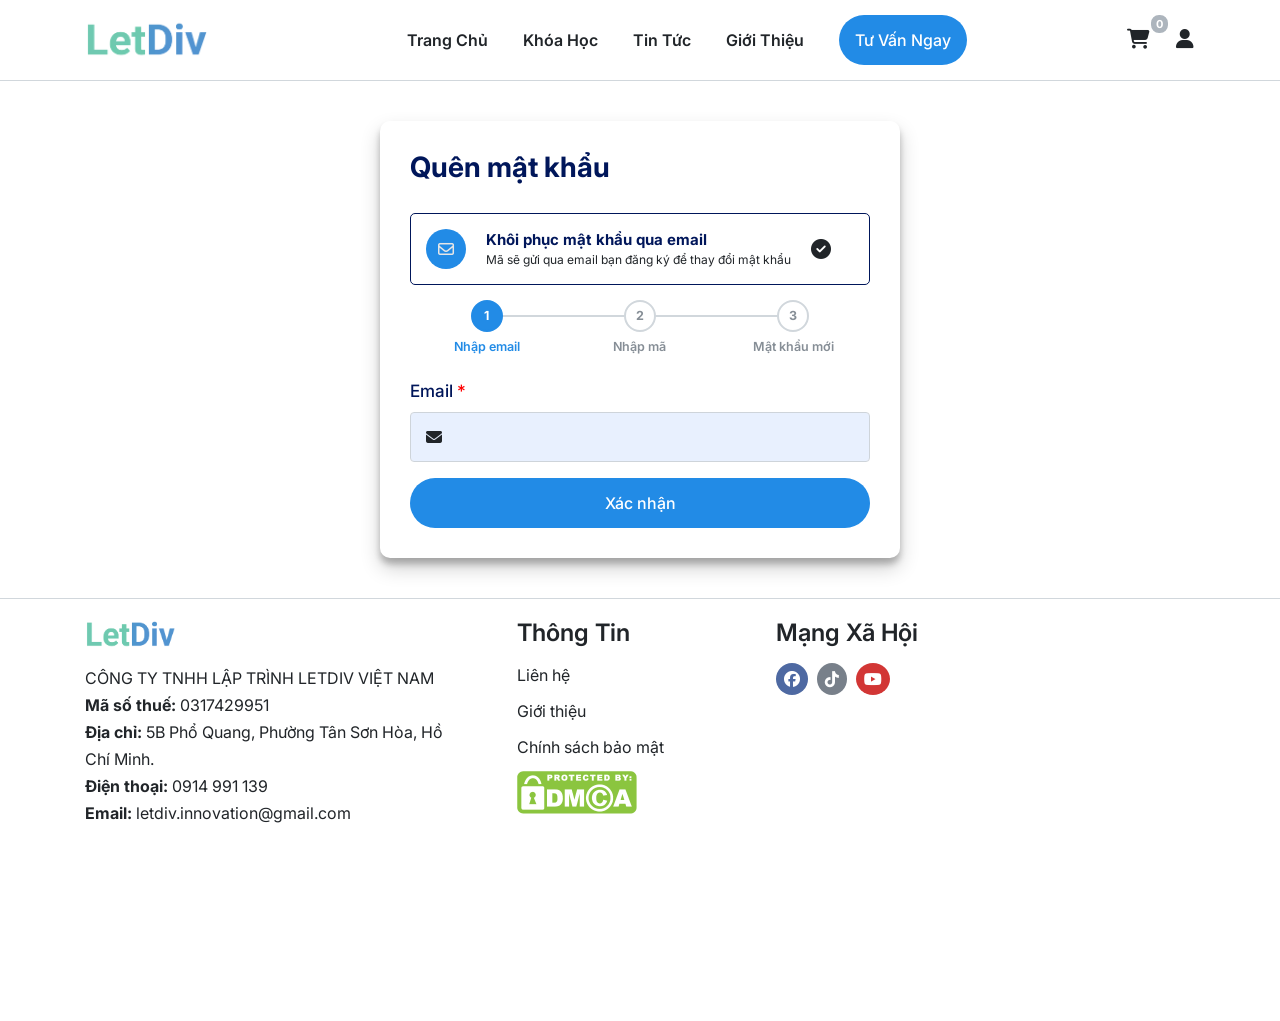
<file: auth/forgot-password.html>
<!doctype html>
<html lang="vi">
  <head>
    <meta charset="UTF-8" />
    <meta name="viewport" content="width=device-width, initial-scale=1.0" />
    <title>Quên mật khẩu - LetDiv</title>
    <link rel="icon" href="/assets/images/icon-logo-cropped.png" />
    <link
      rel="stylesheet"
      href="https://cdnjs.cloudflare.com/ajax/libs/font-awesome/6.3.0/css/all.min.css"
      integrity="sha512-SzlrxWUlpfuzQ+pcUCosxcglQRNAq/DZjVsC0lE40xsADsfeQoEypE+enwcOiGjk/bSuGGKHEyjSoQ1zVisanQ=="
      crossorigin="anonymous"
      referrerpolicy="no-referrer"
    />
    <!-- Bootstrap CSS -->
    <link rel="stylesheet" href="/assets/bootstrap/bootstrap.min.css" />
    <link rel="stylesheet" href="/assets/css/base.css" />
    <link rel="stylesheet" href="/assets/css/header.css" />
    <link rel="stylesheet" href="/assets/css/footer.css" />
    <link rel="stylesheet" href="css/forgot-password.css" />
  </head>
  <body>
    <!-- header -->
    <header class="header">
      <div class="container">
        <div class="inner-wrap">
          <div class="header-logo">
            <a href="/index.html"
              ><img src="/assets/images/LetDiv.webp" alt="logo"
            /></a>
          </div>
          <div class="header-navbar">
            <div class="navbar-menu">
              <ul>
                <li><a href="/index.html">Trang Chủ</a></li>
                <li><a href="/courses/course.html">Khóa Học</a></li>
                <li><a href="/articles/news.html">Tin Tức</a></li>
                <li><a href="/about/introduce.html">Giới Thiệu</a></li>
              </ul>
              <div class="inner-btn">
                <!-- Button trigger modal -->
                <button
                  type="button"
                  class="btn btn-primary button"
                  data-toggle="modal"
                  data-target="#exampleModal"
                >
                  Tư Vấn Ngay
                </button>
              </div>
            </div>
          </div>
          <div class="header-action">
            <div class="action">
              <div class="cart-shop">
                <a href=""><i class="fa-solid fa-cart-shopping"></i></a>
              </div>
              <!-- Button trigger modal -->
              <div class="login">
                <button
                  type="button"
                  class="btn"
                  data-toggle="modal"
                  data-target="#loginModal"
                >
                  <i class="fa-solid fa-user"></i>
                </button>
              </div>
              <div class="navbar-icon"><i class="fa-solid fa-bars"></i></div>
            </div>
          </div>
        </div>
      </div>
    </header>
    <div class="header-modal">
      <!-- Modal -->
      <div
        class="modal fade"
        id="exampleModal"
        tabindex="-1"
        aria-labelledby="exampleModalLabel"
        aria-hidden="true"
      >
        <div class="modal-dialog modal-dialog-centered">
          <div class="modal-content">
            <div class="modal-header">
              <h5 class="modal-title" id="exampleModalLabel">Liên hệ</h5>
              <div class="btn-close">
                <button
                  type="button"
                  class="close"
                  data-dismiss="modal"
                  aria-label="Close"
                >
                  <span aria-hidden="true">&times;</span>
                </button>
              </div>
            </div>
            <div class="modal-body">
              <div class="btn-contact">
                <button
                  class="button-change-color"
                  onclick="
                    window.open('https://zalo.me/2219221277314619603', '_blank')
                  "
                >
                  Nhắn tin Zalo OA
                </button>
                <button
                  class="button-change-color"
                  onclick="
                    window.open(
                      'https://www.facebook.com/letdiv.innovation',
                      '_blank',
                    )
                  "
                >
                  Nhắn tin Facebook
                </button>
              </div>
            </div>
          </div>
        </div>
      </div>
    </div>
    <!-- login Modal -->
    <div class="login-modal">
      <!-- Modal -->
      <div
        class="modal fade"
        id="loginModal"
        tabindex="-1"
        aria-labelledby="loginModalLabel"
        aria-hidden="true"
      >
        <div class="modal-dialog modal-dialog-centered">
          <div class="modal-content">
            <div class="modal-header">
              <h5 class="modal-title" id="loginModalLabel">Đăng Nhập</h5>
              <div class="btn-close">
                <button
                  type="button"
                  class="close"
                  data-dismiss="modal"
                  aria-label="Close"
                >
                  <span aria-hidden="true">&times;</span>
                </button>
              </div>
            </div>
            <div class="modal-body">
              <form action="" method="post">
                <div class="form-group">
                  <label for="exampleInputText1" class="label"
                    >Tài khoản <span style="color: red">*</span></label
                  >
                  <span class="icon"><i class="fa-solid fa-user"></i></span>
                  <input
                    type="text"
                    class="form-control"
                    id="exampleInputText1"
                    aria-describedby="textHelp"
                    placeholder="Ví dụ: nguyenvana"
                  />
                </div>
                <div class="form-group">
                  <label for="exampleInputPassword1" class="label"
                    >Mật khẩu <span style="color: red">*</span></label
                  >
                  <span class="icon"><i class="fa-solid fa-lock"></i></span>
                  <input
                    type="password"
                    class="form-control"
                    id="exampleInputPassword1"
                  />
                </div>
                <button class="button-change-color">Đăng nhập</button>
              </form>
              <div class="forgot-pass">
                <a href="/auth/forgot-password.html">Quên mật khẩu ?</a>
              </div>
              <div class="register text-center">
                Bạn chưa có tài khoản?
                <a href="/auth/register.html">Đăng ký ngay</a>
              </div>
            </div>
          </div>
        </div>
      </div>
    </div>
    <!-- login Modal end-->

    <!-- header end -->

    <!-- section-one -->
    <div class="section-one">
      <div class="container">
        <div class="inner-wrap">
          <h3 class="title">Quên mật khẩu</h3>
          <div class="forgot-email">
            <div class="icon-email"><i class="fa-regular fa-envelope"></i></div>
            <div class="forgot-email-content">
              <p>Khôi phục mật khẩu qua email</p>
              <p>Mã sẽ gửi qua email bạn đăng ký để thay đổi mật khẩu</p>
            </div>
            <div class="icon-check">
              <i class="fa-solid fa-circle-check"></i>
            </div>
          </div>
          <form action="" method="post">
            <div class="form-group">
              <label for="email">Email <span style="color: red">*</span></label>
              <span class="icon"><i class="fa-solid fa-envelope"></i></span>
              <input type="email" class="form-control" id="email" />
            </div>
            <button class="button-change-color">Xác nhận</button>
          </form>
        </div>
      </div>
    </div>
    <!-- section-one end -->

    <!-- footer -->
    <footer class="footer">
      <div class="container">
        <div class="inner-wrap">
          <div class="inner-addres">
            <div class="img">
              <a href=""><img src="/assets/images/LetDiv.webp" alt="" /></a>
              <p class="content">
                CÔNG TY TNHH LẬP TRÌNH LETDIV VIỆT NAM <br />
                <strong>Mã số thuế:</strong> 0317429951 <br /><strong
                  >Địa chỉ:</strong
                >
                5B Phổ Quang, Phường Tân Sơn Hòa, Hồ Chí Minh. <br /><strong
                  >Điện thoại:</strong
                >
                0914 991 139 <br />
                <strong>Email:</strong> letdiv.innovation@gmail.com
              </p>
            </div>
          </div>
          <div class="inner-info">
            <h3>Thông Tin</h3>
            <p><a href="/contact/contact.html">Liên hệ</a></p>
            <p><a href="/about/introduce.html">Giới thiệu</a></p>
            <p><a href="/policies/policy.html">Chính sách bảo mật</a></p>
            <div class="img">
              <a
                href="https://www.dmca.com/Protection/Status.aspx?ID=5ed68dec-8566-4fcf-b1d7-70668621b032&refurl=https://letdiv.com/"
                target="_blank"
                ><img src="/assets/images/DMCA_logo-grn-btn120w.png" alt=""
              /></a>
            </div>
          </div>
          <div class="inner-social">
            <h3>Mạng Xã Hội</h3>
            <div class="icon">
              <a
                href="https://www.facebook.com/letdiv.innovation"
                target="_blank"
                ><i class="fa-brands fa-facebook"></i
              ></a>
              <a href="https://www.tiktok.com/@letdiv" target="_blank"
                ><i class="fa-brands fa-tiktok"></i
              ></a>
              <a href="https://www.youtube.com/@letdiv" target="_blank"
                ><i class="fa-brands fa-youtube"></i
              ></a>
            </div>
            <iframe
              src="https://www.google.com/maps/embed?pb=!1m14!1m8!1m3!1d31352.53490692094!2d106.66647100000002!3d10.806191000000002!3m2!1i1024!2i768!4f13.1!3m3!1m2!1s0x3174d7e2e9c2d4b1%3A0xa1e7de28f1b06563!2zQ8O0bmcgVHkgVE5ISCBM4bqtcCBUcsOsbmggTGV0RGl2!5e0!3m2!1sen!2sus!4v1789548029411!5m2!1sen!2sus"
              width="100%"
              height="300"
              style="border: 0"
              allowfullscreen=""
              loading="lazy"
              referrerpolicy="strict-origin-when-cross-origin"
            ></iframe>
          </div>
        </div>
      </div>
    </footer>
    <!-- footer end -->
    <!-- Option 1: jQuery and Bootstrap Bundle (includes Popper) -->
    <script src="/assets/bootstrap/jquery.slim.min.js"></script>
    <script src="/assets/bootstrap/bootstrap.bundle.min.js"></script>
    <script src="/assets/js/header-auth.js"></script>
    <script src="/auth/js/forgot-password.js"></script>
  </body>
</html>
</file>
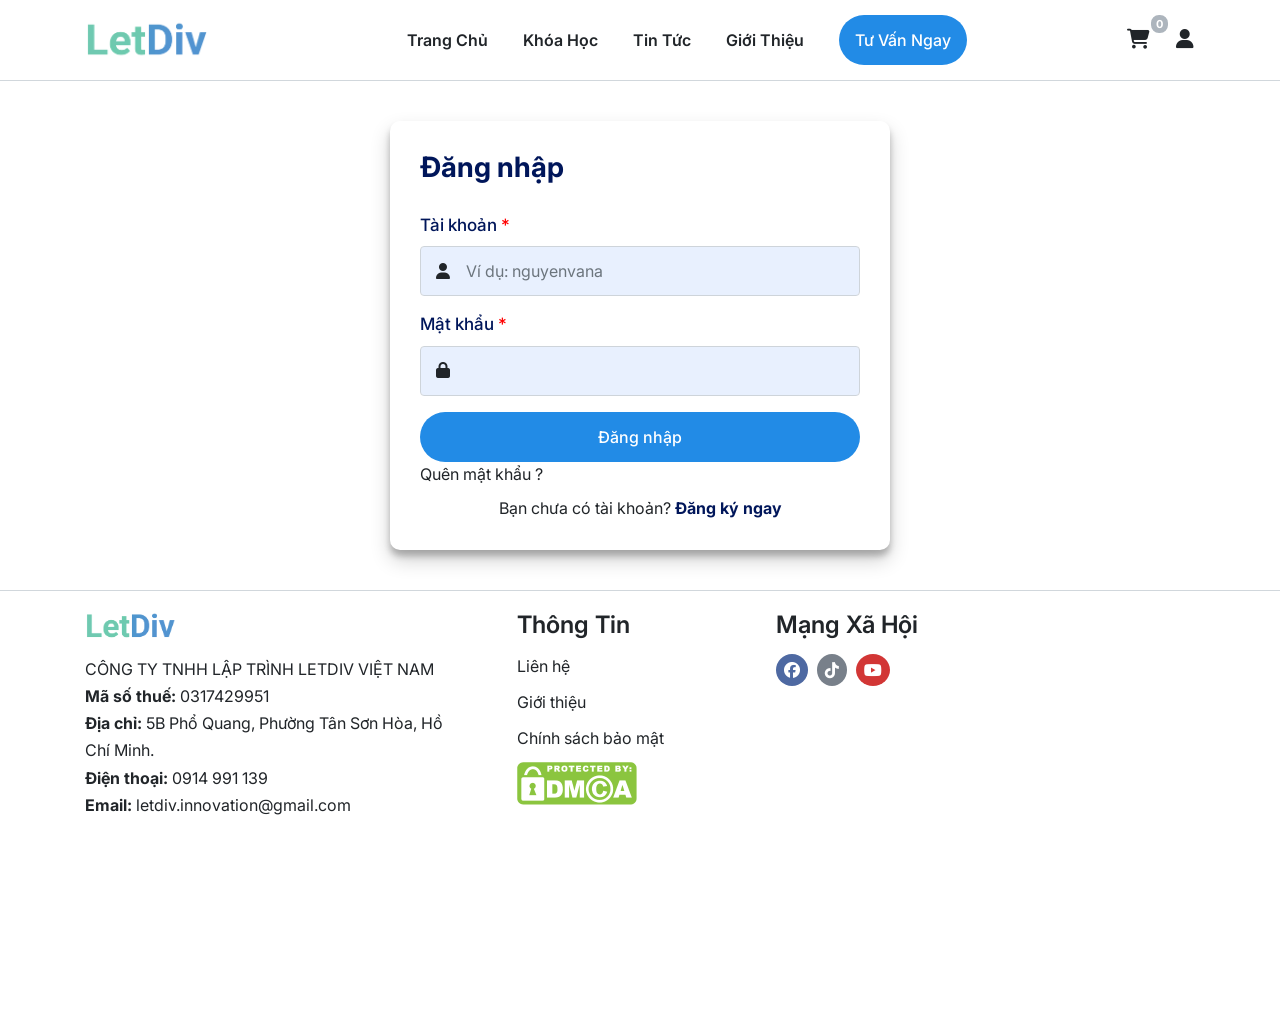
<file: auth/login.html>
<!doctype html>
<html lang="vi">
  <head>
    <meta charset="UTF-8" />
    <meta name="viewport" content="width=device-width, initial-scale=1.0" />
    <title>Đăng nhập - LetDiv</title>
    <link rel="icon" href="/assets/images/icon-logo-cropped.png" />
    <link
      rel="stylesheet"
      href="https://cdnjs.cloudflare.com/ajax/libs/font-awesome/6.3.0/css/all.min.css"
      integrity="sha512-SzlrxWUlpfuzQ+pcUCosxcglQRNAq/DZjVsC0lE40xsADsfeQoEypE+enwcOiGjk/bSuGGKHEyjSoQ1zVisanQ=="
      crossorigin="anonymous"
      referrerpolicy="no-referrer"
    />
    <!-- Bootstrap CSS -->
    <link rel="stylesheet" href="/assets/bootstrap/bootstrap.min.css" />
    <link rel="stylesheet" href="/assets/css/base.css" />
    <link rel="stylesheet" href="/assets/css/header.css" />
    <link rel="stylesheet" href="/assets/css/footer.css" />
    <link rel="stylesheet" href="css/login.css" />
  </head>
  <body>
    <!-- header -->
    <header class="header">
      <div class="container">
        <div class="inner-wrap">
          <div class="header-logo">
            <a href="/index.html"
              ><img src="/assets/images/LetDiv.webp" alt="logo"
            /></a>
          </div>
          <div class="header-navbar">
            <div class="navbar-menu">
              <ul>
                <li><a href="/index.html">Trang Chủ</a></li>
                <li><a href="/courses/course.html">Khóa Học</a></li>
                <li><a href="/articles/news.html">Tin Tức</a></li>
                <li><a href="/about/introduce.html">Giới Thiệu</a></li>
              </ul>
              <div class="inner-btn">
                <!-- Button trigger modal -->
                <button
                  type="button"
                  class="btn btn-primary button"
                  data-toggle="modal"
                  data-target="#exampleModal"
                >
                  Tư Vấn Ngay
                </button>
              </div>
            </div>
          </div>
          <div class="header-action">
            <div class="action">
              <div class="cart-shop">
                <a href=""><i class="fa-solid fa-cart-shopping"></i></a>
              </div>
              <!-- Button trigger modal -->
              <div class="login">
                <button
                  type="button"
                  class="btn"
                  data-toggle="modal"
                  data-target="#loginModal"
                >
                  <i class="fa-solid fa-user"></i>
                </button>
              </div>
              <div class="navbar-icon"><i class="fa-solid fa-bars"></i></div>
            </div>
          </div>
        </div>
      </div>
    </header>
    <div class="header-modal">
      <!-- Modal -->
      <div
        class="modal fade"
        id="exampleModal"
        tabindex="-1"
        aria-labelledby="exampleModalLabel"
        aria-hidden="true"
      >
        <div class="modal-dialog modal-dialog-centered">
          <div class="modal-content">
            <div class="modal-header">
              <h5 class="modal-title" id="exampleModalLabel">Liên hệ</h5>
              <div class="btn-close">
                <button
                  type="button"
                  class="close"
                  data-dismiss="modal"
                  aria-label="Close"
                >
                  <span aria-hidden="true">&times;</span>
                </button>
              </div>
            </div>
            <div class="modal-body">
              <div class="btn-contact">
                <button
                  class="button-change-color"
                  onclick="
                    window.open('https://zalo.me/2219221277314619603', '_blank')
                  "
                >
                  Nhắn tin Zalo OA
                </button>
                <button
                  class="button-change-color"
                  onclick="
                    window.open(
                      'https://www.facebook.com/letdiv.innovation',
                      '_blank',
                    )
                  "
                >
                  Nhắn tin Facebook
                </button>
              </div>
            </div>
          </div>
        </div>
      </div>
    </div>
    <!-- login Modal -->
    <div class="login-modal">
      <!-- Modal -->
      <div
        class="modal fade"
        id="loginModal"
        tabindex="-1"
        aria-labelledby="loginModalLabel"
        aria-hidden="true"
      >
        <div class="modal-dialog modal-dialog-centered">
          <div class="modal-content">
            <div class="modal-header">
              <h5 class="modal-title" id="loginModalLabel">Đăng Nhập</h5>
              <div class="btn-close">
                <button
                  type="button"
                  class="close"
                  data-dismiss="modal"
                  aria-label="Close"
                >
                  <span aria-hidden="true">&times;</span>
                </button>
              </div>
            </div>
            <div class="modal-body">
              <form action="" method="post">
                <div class="form-group">
                  <label for="exampleInputText1" class="label"
                    >Tài khoản <span style="color: red">*</span></label
                  >
                  <span class="icon"><i class="fa-solid fa-user"></i></span>
                  <input
                    type="text"
                    class="form-control"
                    id="exampleInputText1"
                    aria-describedby="textHelp"
                    placeholder="Ví dụ: nguyenvana"
                  />
                </div>
                <div class="form-group">
                  <label for="exampleInputPassword1" class="label"
                    >Mật khẩu <span style="color: red">*</span></label
                  >
                  <span class="icon"><i class="fa-solid fa-lock"></i></span>
                  <input
                    type="password"
                    class="form-control"
                    id="exampleInputPassword1"
                  />
                </div>
                <button class="button-change-color">Đăng nhập</button>
              </form>
              <div class="forgot-pass">
                <a href="/auth/forgot-password.html">Quên mật khẩu ?</a>
              </div>
              <div class="register text-center">
                Bạn chưa có tài khoản?
                <a href="/auth/register.html">Đăng ký ngay</a>
              </div>
            </div>
          </div>
        </div>
      </div>
    </div>
    <!-- login Modal end-->

    <!-- header end -->

    <!-- section-one -->
    <div class="section-one">
      <div class="container">
        <div class="inner-wrap">
          <h3 class="title">Đăng nhập</h3>
          <form action="" method="post">
            <div class="form-group">
              <label for="exampleInputText1" class="label"
                >Tài khoản <span style="color: red">*</span></label
              >
              <span class="icon"><i class="fa-solid fa-user"></i></span>
              <input
                type="text"
                class="form-control"
                id="exampleInputText1"
                aria-describedby="textHelp"
                placeholder="Ví dụ: nguyenvana"
              />
            </div>
            <div class="form-group">
              <label for="exampleInputPassword1" class="label"
                >Mật khẩu <span style="color: red">*</span></label
              >
              <span class="icon"><i class="fa-solid fa-lock"></i></span>
              <input
                type="password"
                class="form-control"
                id="exampleInputPassword1"
              />
            </div>
            <button class="button-change-color">Đăng nhập</button>
          </form>
          <div class="forgot-pass">
            <a href="/auth/forgot-password.html">Quên mật khẩu ?</a>
          </div>
          <div class="register text-center">
            Bạn chưa có tài khoản?
            <a href="/auth/register.html">Đăng ký ngay</a>
          </div>
        </div>
      </div>
    </div>
    <!-- section-one end -->

    <!-- footer -->
    <footer class="footer">
      <div class="container">
        <div class="inner-wrap">
          <div class="inner-addres">
            <div class="img">
              <a href=""><img src="/assets/images/LetDiv.webp" alt="" /></a>
              <p class="content">
                CÔNG TY TNHH LẬP TRÌNH LETDIV VIỆT NAM <br />
                <strong>Mã số thuế:</strong> 0317429951 <br /><strong
                  >Địa chỉ:</strong
                >
                5B Phổ Quang, Phường Tân Sơn Hòa, Hồ Chí Minh. <br /><strong
                  >Điện thoại:</strong
                >
                0914 991 139 <br />
                <strong>Email:</strong> letdiv.innovation@gmail.com
              </p>
            </div>
          </div>
          <div class="inner-info">
            <h3>Thông Tin</h3>
            <p><a href="/contact/contact.html">Liên hệ</a></p>
            <p><a href="/about/introduce.html">Giới thiệu</a></p>
            <p><a href="/policies/policy.html">Chính sách bảo mật</a></p>
            <div class="img">
              <a
                href="https://www.dmca.com/Protection/Status.aspx?ID=5ed68dec-8566-4fcf-b1d7-70668621b032&refurl=https://letdiv.com/"
                target="_blank"
                ><img src="/assets/images/DMCA_logo-grn-btn120w.png" alt=""
              /></a>
            </div>
          </div>
          <div class="inner-social">
            <h3>Mạng Xã Hội</h3>
            <div class="icon">
              <a
                href="https://www.facebook.com/letdiv.innovation"
                target="_blank"
                ><i class="fa-brands fa-facebook"></i
              ></a>
              <a href="https://www.tiktok.com/@letdiv" target="_blank"
                ><i class="fa-brands fa-tiktok"></i
              ></a>
              <a href="https://www.youtube.com/@letdiv" target="_blank"
                ><i class="fa-brands fa-youtube"></i
              ></a>
            </div>
            <iframe
              src="https://www.google.com/maps/embed?pb=!1m14!1m8!1m3!1d31352.53490692094!2d106.66647100000002!3d10.806191000000002!3m2!1i1024!2i768!4f13.1!3m3!1m2!1s0x3174d7e2e9c2d4b1%3A0xa1e7de28f1b06563!2zQ8O0bmcgVHkgVE5ISCBM4bqtcCBUcsOsbmggTGV0RGl2!5e0!3m2!1sen!2sus!4v1789548029411!5m2!1sen!2sus"
              width="100%"
              height="300"
              style="border: 0"
              allowfullscreen=""
              loading="lazy"
              referrerpolicy="strict-origin-when-cross-origin"
            ></iframe>
          </div>
        </div>
      </div>
    </footer>
    <!-- footer end -->
    <!-- Option 1: jQuery and Bootstrap Bundle (includes Popper) -->
    <script src="/assets/bootstrap/jquery.slim.min.js"></script>
    <script src="/assets/bootstrap/bootstrap.bundle.min.js"></script>
    <script src="/assets/js/header-auth.js"></script>
    <script src="/auth/js/login.js"></script>
  </body>
</html>
</file>
<file: assets/css/base.css>
@import url("https://fonts.googleapis.com/css2?family=Inter:ital,opsz,wght@0,14..32,100..900;1,14..32,100..900&family=Source+Code+Pro:ital,wght@0,200..900;1,200..900&display=swap");
:root {
  --color-one: #228be6;
  --color-two: #d1d7dc;
  --color-three: #495057;
  --color-four: #f1f3f5;
  --color-five: #5cc6a7;
  --color-six: #343a40;
  --color-seven: #fa5252;
  --font-one: "Inter", sans-serif;
  --font-two: "Source Code Pro", monospace;
}
code {
  font-family: var(--font-two);
}
body {
  font-family: var(--font-one);
}
a {
  text-decoration: none;
  color: #212529;
}
a:hover {
  text-decoration: none;
  color: #212529;
}
.button {
  color: #fff;
  background-color: var(--color-one);
  border: 1px solid transparent;
  border-radius: 30px;
  min-height: 50px;
  padding: 0 15px;
  font-weight: 500;
  transition: 0.3s;
}
.button:hover {
  transform: scale(1.03);
}
.button-change-color {
  color: #fff;
  background-color: var(--color-one);
  border: 3px solid transparent;
  border-radius: 30px;
  min-height: 50px;
  padding: 0 15px;
  font-weight: 500;
  transition: 0.3s;
}
.button-change-color:hover {
  color: var(--color-one);
  background-color: #fff;
  border-color: var(--color-one);
  font-weight: 500;
}
@media (max-width: 1199.98px) {
  .container {
    max-width: none;
  }
}
@media (max-width: 767.98px) {
  .button:hover {
    transform: none;
  }
  .button {
    transition: none;
  }
}
</file>
<file: assets/css/header.css>
/* header */
.header {
  border-bottom: 1px solid var(--color-two);
  position: sticky;
  top: 0;
  z-index: 999;
  background-color: #fff;
}
.header .inner-wrap {
  display: flex;
  justify-content: space-between;
  min-height: 80px;
  align-items: center;
}
.header img {
  height: auto;
  max-width: 122px;
}

.header .navbar-menu ul {
  display: flex;
  margin: 0;
  list-style-type: none;
}
.header .navbar-menu ul li {
  padding-right: 35px;
}
.header .navbar-menu ul li a {
  font-weight: 600;
}
.header .navbar-menu ul li a:hover {
  color: var(--color-one);
}
.header .navbar-menu {
  display: flex;
  align-items: center;
}

.header-modal .modal-body .button-change-color {
  width: 100%;
  margin-bottom: 20px;
}
.login-modal .modal-body .button-change-color {
  width: 100%;
}

.header-modal .modal-body .button-change-color a {
  color: #fff;
  font-weight: 500;
}
.header-modal .modal-body .button-change-color a:hover {
  color: var(--color-one);
  font-weight: 500;
}
.header-modal .modal-header,
.login-modal .modal-header {
  position: relative;
}
.header .btn {
  box-shadow: none;
}
.header .login .btn {
  padding: 0;
}
/*  */
.modal-header .btn-close {
  position: absolute;
  background-color: black;

  border-radius: 50%;
  padding: 1px 6px;
  top: -10px;
  right: -10px;
}
.modal-header .btn-close .close {
  color: #fff;
  opacity: 1;
  padding: 0;
  margin: 0;
}
.modal-header .btn-close .close span {
  font-size: 26px;
}

/*  */

.header .inner-wrap .action {
  display: flex;
  align-items: center;
  gap: 25px;
}
.header .inner-wrap .header-action .fa-solid {
  font-size: 20px;
}

.header .inner-wrap .header-action .navbar-icon {
  display: none;
}
.header .inner-wrap .header-action a:hover,
.header .inner-wrap .header-action .btn:hover {
  color: var(--color-one);
}
/* higtlight menu */

.header .navbar-menu ul li.active a {
  color: var(--color-one);
}
/*  */
.modal-header .modal-title {
  font-weight: 700;
  color: #00165a;
  font-size: 30px;
}
.login-modal .modal-body .form-group .label {
  font-weight: 500;
  color: #00165a;
  font-size: 17px;
}

.login-modal .modal-body .form-group .form-control {
  min-height: 50px;
  background-color: #e8f0fe;
  padding: 15px 15px 15px 45px;
}
.login-modal .modal-body .form-group .form-control:focus {
  box-shadow: none;
  border: 2px solid black;
}
/*  */
.login-modal .modal-body .form-group {
  position: relative;
}
.login-modal .modal-body .form-group .icon {
  position: absolute;
  top: 46px;
  left: 16px;
}
/*  */
.login-modal .modal-body .forgot-pass {
  padding-top: 10px;
  font-weight: 500;
}
.login-modal .modal-body .forgot-pass a:hover {
  color: var(--color-one);
}
.login-modal .modal-body .register {
  padding-top: 10px;
}
.login-modal .modal-body .register a {
  color: #00165a;
  font-weight: 700;
}

/*  */
@media (max-width: 991.98px) {
  .header .inner-wrap .header-action .navbar-icon {
    display: block;
  }
  .header .inner-wrap .header-action .navbar-icon:hover {
    color: var(--color-one);
  }
  .header .navbar-menu {
    display: none;
  }
}
@media (max-width: 575.98px) {
  .header .inner-wrap {
    flex-wrap: wrap;
  }
}
/* header end */
</file>
<file: assets/css/footer.css>
/* footer */
.footer {
  border-top: 1px solid var(--color-two);
}
.footer .inner-wrap {
  padding-top: 20px;
  display: flex;
  gap: 30px;
}
.footer .inner-addres {
  width: 35%;
}
.footer .inner-info {
  width: 25%;
  padding-left: 35px;
}
.footer .inner-info p {
  margin-bottom: 12px;
}
.footer .inner-social {
  width: 40%;
}
.footer .inner-wrap h3 {
  font-weight: 600;
  font-size: 24px;
  margin-bottom: 15px;
}
.footer .inner-addres img {
  width: 90px;
  height: auto;
  margin-bottom: 15px;
}
.footer .inner-addres .content {
  line-height: 1.7;
}
.footer .inner-social .icon {
  margin-bottom: 20px;
}
.footer .inner-social i {
  border: 1px solid transparent;
  border-radius: 50%;
  padding: 7px;
  color: #fff;
  margin-right: 5px;
}
.footer .inner-social a:nth-child(1) i {
  background-color: #4e69a2;
}
.footer .inner-social a:nth-child(2) i {
  background-color: #78808a;
}
.footer .inner-social a:nth-child(3) i {
  background-color: #d23635;
}
@media (max-width: 767.98px) {
  .footer .inner-wrap {
    flex-direction: column;
  }
  .footer .inner-info {
    padding-left: 0px;
    width: 100%;
  }
  .footer .inner-social {
    width: 100%;
  }
  .footer .inner-addres {
    width: 100%;
  }
}
/* footer end */
</file>
<file: assets/css/style.css>
/* section-one */
.section-one {
  margin: 40px 0;
}
.section-one .inner-wrap .inner-img img {
  width: 100%;
  height: auto;
}
.section-one .content-title {
  font-weight: 700;
}
.section-one .content-desc {
  font-size: 20px;
  margin: 20px 0;
  color: var(--color-three);
}
.section-one .inner-content {
  padding-top: 60px;
}
.section-one .inner-content .button a {
  color: #fff;
}

@media (max-width: 991.98px) {
  .section-one .content-title {
    font-size: 36px;
  }
}
@media (max-width: 767.98px) {
  .section-one .inner-img {
    order: 1;
  }
  .section-one .inner-content {
    order: 2;
  }
  .section-one .button {
    width: 100%;
  }
  .section-one .content-title {
    font-size: 32px;
  }
}
/* section-one end */

/* section-two */
.section-two .inner-title .title span {
  color: var(--color-one);
}
.section-two .inner-title .title {
  font-weight: 700;
  margin-bottom: 30px;
}
.section-two .inner-box {
  border: 1px solid transparent;
  margin-bottom: 20px;
  transition: 0.3s;
  display: flex;
  flex-direction: column;
  padding: 0px 10px;
}
.section-two .inner-box:hover {
  transform: scale(1.03);
}
.section-two .inner-box img {
  width: 100%;
  height: auto;
}
.section-two .inner-box .img {
  border-radius: 15px 15px 0px 0px;
  overflow: hidden;
}
.section-two .inner-box .content {
  background-color: var(--color-four);
  padding: 10px;
  border-radius: 0px 0px 15px 15px;
  overflow: hidden;

  flex: 1;
}
.section-two .inner-box .content a {
  font-weight: 600;
  font-size: 20px;
}
.section-two .inner-box .content p:nth-child(2) {
  color: var(--color-three);
  margin: 0;
}
.section-two .inner-btn .button a {
  color: #fff;
}
@media (max-width: 767.98px) {
  .section-two .inner-box:hover {
    transform: none;
  }
  .section-two .inner-box {
    transition: none;
  }
  .section-two .button {
    width: 100%;
  }
}
/* section-two end */

/* section-three */
.section-three {
  margin: 40px 0px;
}
.section-three .inner-title .title span {
  color: var(--color-one);
}
.section-three .inner-title .title {
  font-weight: 700;
  margin-bottom: 30px;
}
.section-three .inner-news {
  border: 1px solid transparent;
  margin-bottom: 20px;
  display: flex;
  flex-direction: column;
  padding: 0px 10px;
}
.section-three .inner-news .image {
  aspect-ratio: 16 / 9;
  border-radius: 15px 15px 0px 0px;
  overflow: hidden;
}
.section-three .inner-news .image img {
  width: 100%;
  height: 100%;
  object-fit: cover;
  transition: 0.3s;
}
.section-three .inner-news .image img:hover {
  transform: scale(1.05);
}
.section-three .inner-news .content {
  background-color: var(--color-four);
  padding: 10px;
  border-radius: 0px 0px 15px 15px;
  overflow: hidden;

  flex: 1;
}
.section-three .inner-news .content a {
  font-weight: 600;
  font-size: 20px;
}
/* section-three end */

/* section-four */
.section-four {
  margin-bottom: 60px;
}
.section-four .inner-wrap {
  background-color: var(--color-four);
  padding-bottom: 40px;
}
.section-four .inner-title .title {
  font-weight: 700;
  padding: 30px 0px;
  margin: 0;
}
.section-four .inner-title .title span:first-child {
  color: var(--color-one);
}
.section-four .inner-title .title span:last-child {
  color: var(--color-five);
}
.section-four .inner-box {
  display: flex;
  flex-wrap: wrap;
  gap: 20px;
  padding: 0px 20px;
}
.section-four .inner-box .box {
  border: 1px solid transparent;
  background-color: #fff;
  text-align: center;
  width: calc((100% - 40px) / 3);
  padding: 20px;
  border-radius: 15px;
}
.section-four .box .image {
  width: 80px;
  height: 80px;
  margin: 0 auto 15px;
}

.section-four .box .image img {
  width: 100%;
  height: 100%;
  object-fit: contain;
}
.section-four .inner-box .box h3 {
  font-size: 24px;
  font-weight: 700;
  margin: 10px 0px;
}
.section-four .inner-box .box p span {
  font-size: 20px;
}
@media (max-width: 991.98px) {
  .section-four .inner-box {
    gap: 10px;
    padding: 0px 10px;
  }
  .section-four .inner-box .box {
    width: calc((100% - 20px) / 3);
    padding: 10px;
  }
}
@media (max-width: 767.98px) {
  .section-four .inner-box {
    gap: 15px;
    padding: 0px 15px;
  }
  .section-four .inner-box .box {
    width: 100%;
    padding: 10px;
  }
  .section-four .inner-wrap {
    padding-bottom: 30px;
  }
}
/* section-four end */
</file>
<file: admin/css/admin.css>
/* header */
.header {
  border-bottom: 1px solid var(--color-two);
  background-color: #172554;
}

.header .inner-wrap {
  display: flex;
  justify-content: space-between;
  min-height: 100px;
  align-items: center;
}
.header .inner-wrap .header-logo a h1 {
  color: #fff;
  font-weight: 700;
  font-size: 30px;
}
.header .inner-wrap .header-logo a h1 .fa-graduation-cap {
  color: #92c3fb;
}
.header .inner-wrap .header-action .btn-bell,
.header-action .btn-user {
  background-color: #172554;
  border: none;
  color: #fff;
  font-size: 20px;
}
/*  */
.header .inner-wrap .header-action .btn-bell:hover i {
  animation: ring 0.5s ease-in-out infinite;
}
@keyframes ring {
  0% {
    transform: rotate(0);
  }

  15% {
    transform: rotate(15deg);
  }

  30% {
    transform: rotate(-15deg);
  }

  45% {
    transform: rotate(12deg);
  }

  60% {
    transform: rotate(-12deg);
  }

  75% {
    transform: rotate(6deg);
  }

  100% {
    transform: rotate(0);
  }
}
/*  */
.header .inner-wrap .header-action .action {
  display: flex;
  gap: 10px;
}
/* layout */
.section-admin .admin-layout {
  display: flex;
  height: calc(100vh - 101px); /* trừ chiều cao header */
  min-height: 560px;
}
.section-admin .admin-layout .side-bar {
  width: 260px;
  flex-shrink: 0;
  padding: 22px 14px;
  background-color: #f0f4f8;
  border-right: 1px solid var(--color-two);
  overflow-y: auto;
}
.section-admin .admin-layout .side-bar .title {
  font-size: 12px;
  font-weight: 700;
  letter-spacing: 1px;
  color: #868e96;
  padding-left: 14px;
}
.section-admin .admin-layout .side-bar .nav {
  display: flex;
  flex-direction: column;
  gap: 6px;
  padding-top: 14px;
}
.section-admin .admin-layout .side-bar .nav a {
  display: flex;
  gap: 12px;
  align-items: center;
  font-weight: 600;
  padding: 11px 14px;
  border-radius: 10px;
  color: var(--color-three);
  transition: 0.2s;
  border-left: 3px solid transparent;
}
.section-admin .admin-layout .side-bar .nav a i {
  width: 20px;
  text-align: center;
}
.section-admin .admin-layout .side-bar .nav a:hover {
  background-color: #fff;
  color: var(--color-one);
}
.section-admin .admin-layout .side-bar .nav a.active {
  background-color: #fff;
  color: var(--color-one);
  border-left-color: var(--color-one);
  box-shadow: 0 2px 8px rgba(23, 37, 84, 0.08);
}
/* Vùng nội dung bên phải */
.section-admin .admin-layout .main-content {
  flex: 1;
  min-width: 0;
  background-color: #f4f7fb;
  overflow: hidden;
}
.main-content iframe {
  display: block;
  width: 100%;
  height: 100%;
  border: none;
  background-color: #f4f7fb;
}

@media (max-width: 767.98px) {
  .section-admin .admin-layout {
    flex-direction: column;
    height: auto;
  }
  .section-admin .admin-layout .side-bar {
    width: 100%;
    padding: 12px;
  }
  .section-admin .admin-layout .side-bar .nav {
    flex-direction: row;
    flex-wrap: wrap;
  }
  .main-content iframe {
    height: 85vh;
  }
}
</file>
<file: about/css/introduce.css>
/* section-one */
.section-one {
  padding-top: 50px;
}
.section-one .container {
  max-width: 720px;
}
.section-one .inner-wrap {
  color: var(--color-three);
}
.section-one .title h1 {
  font-size: 44px;
  font-weight: bold;
  margin-bottom: 20px;
}
.section-one h2 {
  font-size: 40px;
  font-weight: bold;
  padding: 15px 0;
}
.section-one p {
  font-size: 20px;
}
.section-one ul li {
  font-size: 20px;
}
.section-one .box-content a {
  color: var(--color-one);
}
.section-one .box-content .inner-img {
  margin-bottom: 15px;
}
@media (max-width: 767.98px) {
  .section-one .title h1 {
    font-size: 32px;
  }
  .section-one h2 {
    font-size: 32px;
  }
  .section-one p {
    font-size: 18px;
  }
}
/* section-one end */
</file>
<file: account/css/account.css>
/* =========================================================
   account.css - Trang hồ sơ + khóa học đã mua của khách hàng
   ========================================================= */
.account-page {
  background: #f4f7fb;
  padding: 36px 0 60px;
  min-height: 70vh;
}
.acc-layout {
  display: grid;
  grid-template-columns: 290px 1fr;
  gap: 24px;
  align-items: start;
}

/* ---------- Khung chung ---------- */
.acc-card {
  background: #fff;
  border: 1px solid #e6eaf0;
  border-radius: 16px;
  box-shadow:
    0 1px 2px rgba(23, 37, 84, 0.05),
    0 6px 20px rgba(23, 37, 84, 0.06);
  padding: 26px 28px;
  margin-bottom: 22px;
}
.acc-card h2 {
  font-size: 19px;
  font-weight: 700;
  color: #172554;
  margin: 0 0 18px;
  display: flex;
  align-items: center;
  gap: 10px;
}
.acc-card h2 i {
  color: var(--color-one);
}
.acc-card-head {
  display: flex;
  justify-content: space-between;
  align-items: center;
  gap: 12px;
  flex-wrap: wrap;
}
.acc-card-head h2 {
  margin: 0;
}
.acc-card-head p {
  margin: 4px 0 0;
  color: #868e96;
  font-size: 13.5px;
}
.acc-title {
  margin-bottom: 22px;
}
.acc-title h1 {
  font-size: 28px;
  font-weight: 800;
  color: #172554;
  margin: 0;
}
.acc-title p {
  color: #868e96;
  margin: 4px 0 0;
}

/* ---------- Cột trái ---------- */
.acc-side {
  position: sticky;
  top: 100px;
}
.acc-user {
  text-align: center;
  padding: 0 0 22px;
  overflow: hidden;
}
.acc-user-cover {
  height: 78px;
  background: linear-gradient(135deg, #172554, #228be6);
}
.acc-avatar {
  width: 82px;
  height: 82px;
  margin: -41px auto 12px;
  border-radius: 50%;
  background: #fff;
  border: 4px solid #fff;
  box-shadow: 0 4px 14px rgba(23, 37, 84, 0.25);
  display: flex;
  align-items: center;
  justify-content: center;
  font-size: 26px;
  font-weight: 800;
  color: #fff;
  background: linear-gradient(135deg, #228be6, #1e3a8a);
}
.acc-user h3 {
  font-size: 18px;
  font-weight: 700;
  color: #172554;
  margin: 0;
  padding: 0 14px;
  word-break: break-word;
}
.acc-user .acc-email {
  color: #868e96;
  font-size: 13px;
  padding: 0 14px;
  word-break: break-all;
}
.acc-tags {
  display: flex;
  gap: 6px;
  justify-content: center;
  flex-wrap: wrap;
  margin-top: 10px;
}
.acc-tag {
  font-size: 12px;
  font-weight: 700;
  padding: 3px 11px;
  border-radius: 20px;
  background: #e7f1fd;
  color: var(--color-one);
}
.acc-tag.role-customer {
  background: #e3f8f1;
  color: #0c9b6f;
}
.acc-tag.role-admin {
  background: #ffe8e8;
  color: #fa5252;
}
.acc-nav {
  background: #fff;
  border: 1px solid #e6eaf0;
  border-radius: 16px;
  box-shadow:
    0 1px 2px rgba(23, 37, 84, 0.05),
    0 6px 20px rgba(23, 37, 84, 0.06);
  padding: 8px;
  margin-top: 18px;
}
.acc-nav a {
  display: flex;
  align-items: center;
  gap: 12px;
  padding: 12px 14px;
  border-radius: 10px;
  font-weight: 600;
  font-size: 14.5px;
  color: #495057;
  transition: 0.15s;
}
.acc-nav a i {
  width: 20px;
  text-align: center;
  color: #868e96;
}
.acc-nav a:hover {
  background: #f4f7fb;
  color: var(--color-one);
}
.acc-nav a.active {
  background: var(--color-one);
  color: #fff;
}
.acc-nav a.active i {
  color: #fff;
}
.acc-nav a.acc-out,
.acc-nav a.acc-out i {
  color: #fa5252;
}
.acc-nav a.acc-out:hover {
  background: #fff0f0;
}

/* ---------- Form ---------- */
.acc-grid {
  display: grid;
  grid-template-columns: 1fr 1fr;
  gap: 18px 20px;
}
.acc-field.full {
  grid-column: 1 / -1;
}
.acc-field label {
  display: block;
  font-weight: 600;
  font-size: 13.5px;
  color: #343a40;
  margin-bottom: 7px;
}
.acc-field label .req {
  color: #fa5252;
}
.acc-input {
  position: relative;
}
.acc-input > i.lead {
  position: absolute;
  left: 15px;
  top: 50%;
  transform: translateY(-50%);
  color: #adb5bd;
  font-size: 15px;
}
.acc-input input {
  width: 100%;
  height: 48px;
  padding: 0 44px 0 42px;
  border: 1.5px solid #d9dfe6;
  border-radius: 12px;
  background: #fff;
  font-size: 15px;
  color: #212529;
  transition: 0.15s;
}
.acc-input input:focus {
  outline: none;
  border-color: var(--color-one);
  box-shadow: 0 0 0 4px rgba(34, 139, 230, 0.13);
}
.acc-input input[readonly] {
  background: #f1f3f5;
  color: #495057;
  font-weight: 600;
  cursor: not-allowed;
  border-color: #e6eaf0;
}
.acc-field.invalid .acc-input input {
  border-color: #fa5252;
  background: #fff5f5;
}
.acc-field.invalid .acc-input input:focus {
  box-shadow: 0 0 0 4px rgba(250, 82, 82, 0.13);
}
.acc-error {
  color: #fa5252;
  font-size: 13px;
  font-weight: 500;
  margin-top: 5px;
}
.acc-error:empty {
  display: none;
}
.acc-hint {
  font-size: 12.5px;
  color: #868e96;
  margin-top: 5px;
}
.acc-eye {
  position: absolute;
  right: 6px;
  top: 50%;
  transform: translateY(-50%);
  width: 36px;
  height: 36px;
  border: none;
  background: transparent;
  color: #868e96;
  border-radius: 8px;
  cursor: pointer;
}
.acc-eye:hover {
  background: #f1f3f5;
  color: var(--color-one);
}
.acc-actions {
  display: flex;
  gap: 12px;
  flex-wrap: wrap;
  margin-top: 24px;
}
.acc-btn {
  display: inline-flex;
  align-items: center;
  justify-content: center;
  gap: 8px;
  min-height: 46px;
  padding: 0 24px;
  border-radius: 12px;
  font-weight: 700;
  font-size: 15px;
  border: 1.5px solid transparent;
  cursor: pointer;
  transition: 0.2s;
}
.acc-btn.primary {
  background: linear-gradient(135deg, #228be6, #1c6fd1);
  color: #fff;
  box-shadow: 0 6px 16px rgba(34, 139, 230, 0.3);
}
.acc-btn.primary:hover {
  transform: translateY(-1px);
  box-shadow: 0 8px 20px rgba(34, 139, 230, 0.4);
}
.acc-btn.outline {
  background: #fff;
  border-color: var(--color-one);
  color: var(--color-one);
}
.acc-btn.outline:hover {
  background: var(--color-one);
  color: #fff;
}
.acc-btn.ghost {
  background: #f1f3f5;
  color: #495057;
}
.acc-btn.ghost:hover {
  background: #e6eaf0;
}
.acc-btn:disabled {
  opacity: 0.6;
  cursor: not-allowed;
  transform: none;
}
.acc-form-box {
  margin-top: 22px;
  padding-top: 22px;
  border-top: 1px dashed #d9dfe6;
}
.acc-form-box .acc-grid {
  grid-template-columns: 1fr;
  max-width: 460px;
}
.hidden {
  display: none !important;
}

/* Thông báo trong trang */
.acc-alert {
  padding: 12px 16px;
  border-radius: 10px;
  margin-bottom: 18px;
  font-size: 14.5px;
  font-weight: 500;
  display: flex;
  gap: 10px;
  align-items: center;
}
.acc-alert.success {
  background: #e6fcf5;
  color: #087f5b;
  border: 1px solid #96f2d7;
}
.acc-alert.error {
  background: #fff0f0;
  color: #c92a2a;
  border: 1px solid #ffc9c9;
}
.acc-alert.info {
  background: #e7f5ff;
  color: #1864ab;
  border: 1px solid #a5d8ff;
}

/* ---------- Khóa học đã mua ---------- */
.acc-stats {
  display: grid;
  grid-template-columns: repeat(3, 1fr);
  gap: 16px;
  margin-bottom: 22px;
}
.acc-stat {
  background: #fff;
  border: 1px solid #e6eaf0;
  border-radius: 14px;
  padding: 18px;
  display: flex;
  gap: 14px;
  align-items: center;
  box-shadow: 0 1px 2px rgba(23, 37, 84, 0.05);
}
.acc-stat .ic {
  width: 48px;
  height: 48px;
  border-radius: 12px;
  display: flex;
  align-items: center;
  justify-content: center;
  font-size: 20px;
  background: #e7f1fd;
  color: var(--color-one);
}
.acc-stat .ic.green {
  background: #e3f8f1;
  color: #12b886;
}
.acc-stat .ic.violet {
  background: #efe9ff;
  color: #7950f2;
}
.acc-stat small {
  display: block;
  color: #868e96;
  font-size: 12.5px;
}
.acc-stat b {
  font-size: 20px;
  color: #172554;
}
.acc-search {
  position: relative;
  max-width: 340px;
  width: 100%;
}
.acc-search i {
  position: absolute;
  left: 14px;
  top: 50%;
  transform: translateY(-50%);
  color: #adb5bd;
}
.acc-search input {
  width: 100%;
  height: 44px;
  border: 1.5px solid #d9dfe6;
  border-radius: 12px;
  padding: 0 14px 0 40px;
  font-size: 14.5px;
}
.acc-search input:focus {
  outline: none;
  border-color: var(--color-one);
  box-shadow: 0 0 0 4px rgba(34, 139, 230, 0.13);
}
.mc-toolbar {
  display: flex;
  justify-content: space-between;
  align-items: center;
  gap: 12px;
  flex-wrap: wrap;
  margin-bottom: 18px;
}
.mc-toolbar h2 {
  margin: 0;
  font-size: 19px;
  font-weight: 700;
  color: #172554;
}
.mc-grid {
  display: grid;
  grid-template-columns: repeat(auto-fill, minmax(260px, 1fr));
  gap: 20px;
}
.mc-card {
  background: #fff;
  border: 1px solid #e6eaf0;
  border-radius: 16px;
  overflow: hidden;
  display: flex;
  flex-direction: column;
  box-shadow:
    0 1px 2px rgba(23, 37, 84, 0.05),
    0 6px 20px rgba(23, 37, 84, 0.06);
  transition: 0.2s;
}
.mc-card:hover {
  transform: translateY(-4px);
  box-shadow: 0 12px 30px rgba(23, 37, 84, 0.14);
}
.mc-thumb {
  position: relative;
  aspect-ratio: 16 / 9;
  background: #e7f1fd;
}
.mc-thumb img {
  width: 100%;
  height: 100%;
  object-fit: cover;
  display: block;
}
.mc-paid {
  position: absolute;
  top: 10px;
  left: 10px;
  background: #12b886;
  color: #fff;
  font-size: 12px;
  font-weight: 700;
  padding: 4px 11px;
  border-radius: 20px;
  display: flex;
  gap: 6px;
  align-items: center;
}
.mc-body {
  padding: 16px 18px 18px;
  display: flex;
  flex-direction: column;
  gap: 8px;
  flex: 1;
}
.mc-name {
  font-size: 16px;
  font-weight: 700;
  color: #172554;
  line-height: 1.35;
  margin: 0;
}
.mc-name a {
  color: inherit;
}
.mc-name a:hover {
  color: var(--color-one);
}
.mc-meta {
  font-size: 13px;
  color: #6c757d;
  display: grid;
  gap: 4px;
}
.mc-meta i {
  width: 16px;
  color: #adb5bd;
}
.mc-foot {
  margin-top: auto;
  padding-top: 12px;
  display: flex;
  justify-content: space-between;
  align-items: center;
  gap: 10px;
}
.mc-price {
  font-weight: 700;
  color: #172554;
}
.mc-btn {
  display: inline-flex;
  align-items: center;
  gap: 7px;
  padding: 9px 16px;
  border-radius: 10px;
  background: var(--color-one);
  color: #fff !important;
  font-weight: 600;
  font-size: 13.5px;
  transition: 0.2s;
}
.mc-btn:hover {
  background: #1c6fd1;
}
.mc-btn.disabled {
  background: #e6eaf0;
  color: #868e96 !important;
  pointer-events: none;
}
.mc-empty {
  text-align: center;
  padding: 50px 20px;
  background: #fff;
  border: 1px dashed #c9d2de;
  border-radius: 16px;
}
.mc-empty .ic {
  width: 86px;
  height: 86px;
  margin: 0 auto 16px;
  border-radius: 50%;
  background: #e7f1fd;
  color: var(--color-one);
  font-size: 34px;
  display: flex;
  align-items: center;
  justify-content: center;
}
.mc-empty h3 {
  font-weight: 700;
  color: #172554;
  font-size: 20px;
}
.mc-empty p {
  color: #868e96;
  margin-bottom: 18px;
}
.mc-empty .acc-btn {
  text-decoration: none;
}

@media (max-width: 991.98px) {
  .acc-layout {
    grid-template-columns: 1fr;
  }
  .acc-side {
    position: static;
  }
}
@media (max-width: 575.98px) {
  .acc-grid,
  .acc-stats {
    grid-template-columns: 1fr;
  }
  .acc-card {
    padding: 20px 16px;
  }
  .acc-title h1 {
    font-size: 23px;
  }
}

/* ---------- Mã giảm giá của khách hàng ---------- */
.vc-grid {
  display: grid;
  grid-template-columns: repeat(auto-fill, minmax(400px, 1fr));
  gap: 18px;
}
.vc-card {
  display: flex;
  background: #fff;
  border: 1px solid #e6eaf0;
  border-radius: 16px;
  overflow: hidden;
  box-shadow:
    0 1px 2px rgba(23, 37, 84, 0.05),
    0 6px 20px rgba(23, 37, 84, 0.06);
  transition: 0.2s;
}
.vc-card:not(.disabled):hover {
  transform: translateY(-3px);
  box-shadow: 0 12px 30px rgba(23, 37, 84, 0.14);
}
.vc-card.disabled {
  opacity: 0.6;
}
.vc-left {
  flex: none;
  width: 108px;
  display: flex;
  flex-direction: column;
  align-items: center;
  justify-content: center;
  text-align: center;
  padding: 14px 8px;
  color: #fff;
  background: linear-gradient(135deg, var(--color-one), #1e3a8a);
  border-right: 2px dashed rgba(255, 255, 255, 0.55);
}
.vc-left b {
  font-size: 22px;
  line-height: 1.2;
}
.vc-left span {
  font-size: 12px;
  opacity: 0.9;
  margin-top: 2px;
}
.vc-card.disabled .vc-left {
  background: #adb5bd;
}
.vc-body {
  flex: 1;
  min-width: 0;
  padding: 14px 16px;
}
.vc-code-row {
  display: flex;
  align-items: center;
  flex-wrap: wrap;
  gap: 8px;
  margin-bottom: 6px;
}
.vc-code {
  font-weight: 700;
  font-size: 16px;
  letter-spacing: 0.6px;
  padding: 3px 11px;
  border: 1.5px dashed var(--color-one);
  color: var(--color-one);
  background: #e7f1fd;
  border-radius: 8px;
}
.vc-note {
  font-size: 12px;
  font-weight: 600;
  padding: 2px 9px;
  border-radius: 999px;
  background: #fff4dc;
  color: #b87500;
}
.vc-note.expired,
.vc-note.soldout {
  background: #ffe8e8;
  color: #c92a2a;
}
.vc-note.upcoming {
  background: #e7f1fd;
  color: #1c5fb0;
}
.vc-desc {
  color: #172554;
  font-weight: 600;
  font-size: 14px;
  margin-bottom: 4px;
}
.vc-meta {
  color: #868e96;
  font-size: 12.5px;
  margin-top: 3px;
}
.vc-meta i {
  width: 16px;
  text-align: center;
}
.vc-action {
  flex: none;
  display: flex;
  align-items: center;
  padding-right: 16px;
}
.vc-copy {
  border: 0;
  border-radius: 10px;
  padding: 9px 14px;
  font-weight: 600;
  font-size: 13.5px;
  color: #fff;
  background: var(--color-one);
  cursor: pointer;
  white-space: nowrap;
  transition: 0.2s;
}
.vc-copy:hover:not(:disabled) {
  background: #1c7ed6;
}
.vc-copy.copied {
  background: #12b886;
}
.vc-copy:disabled {
  background: #ced4da;
  cursor: not-allowed;
}
@media (max-width: 575px) {
  .vc-grid {
    grid-template-columns: 1fr;
  }
  .vc-card {
    flex-wrap: wrap;
  }
  .vc-left {
    width: 90px;
  }
  .vc-action {
    width: 100%;
    padding: 0 16px 14px;
  }
  .vc-copy {
    width: 100%;
  }
}
</file>
<file: articles/css/news-details.css>
.section-one {
  margin: 50px 0px;
}
.section-one .container {
  max-width: 720px;
}
.section-one .inner-wrap {
  display: flex;
  flex-direction: column;
  gap: 25px;
}
.section-one img {
  width: 100%;
  height: auto;
}
.section-one .inner-image,
.image {
  width: 100%;
}
.section-one .title {
  font-size: 44px;
  font-weight: 700;
}
.section-one .heading {
  font-size: 40px;
  color: #495057;
  font-weight: 700;
  margin-top: 30px;
  margin-bottom: 20px;
}
.section-one p {
  font-size: 20px;
  color: #495057;
}
.section-one .inner-code {
  background-color: #272822;
  padding: 20px;
  margin-bottom: 10px;
}
.section-one .inner-code pre code {
  color: #dcdbdb;
  font-weight: 600;
}
.section-one .inner-content ul {
  padding: 0;
  margin: 0px 0px 20px 20px;
  font-size: 20px;
}
.section-one .inner-content li {
  margin-bottom: 10px;
  color: #495057;
}
.section-one .inner-content .ul-child {
  margin-top: 20px;
}
.section-one .inner-content .highlight {
  color: #e20c37;
}
.section-one .inner-content a {
  color: var(--color-one);
}
.section-one .inner-content .fa-hand-point-right {
  color: #ffdc5d;
  padding-right: 10px;
}
.section-one .inner-content h3 {
  font-size: 32px;
  margin-top: 36px;
  margin-bottom: 20px;
  color: #495057;
}
@media (max-width: 767.98px) {
  .section-one .title {
    font-size: 32px;
  }
  .section-one .heading {
    font-size: 32px;
  }
  .section-one p,
  ul {
    font-size: 18px;
  }
  .section-one .inner-content h3 {
    font-size: 24px;
  }
}
</file>
<file: articles/css/news.css>
/* section-one */
.section-one {
  margin: 40px 0px;
}
.section-one .inner-title .title {
  font-weight: 700;
  margin-bottom: 30px;
}
.section-one .inner-news {
  border: 1px solid transparent;
  margin-bottom: 20px;
  display: flex;
  flex-direction: column;
  padding: 0px 10px;
}
.section-one .inner-news .image {
  aspect-ratio: 16 / 9;
  border-radius: 15px 15px 0px 0px;
  overflow: hidden;
}
.section-one .inner-news .image img {
  width: 100%;
  height: 100%;
  object-fit: cover;
  transition: 0.3s;
}
.section-one .inner-news .image img:hover {
  transform: scale(1.05);
}
.section-one .inner-news .content {
  background-color: var(--color-four);
  padding: 10px;
  border-radius: 0px 0px 15px 15px;
  overflow: hidden;

  flex: 1;
}
.section-one .inner-news .content a {
  font-weight: 600;
  font-size: 20px;
}
/* section-one end */
</file>
<file: auth/css/forgot-password.css>
/* section-one */
.section-one {
  margin: 40px 0;
}

.section-one .inner-wrap {
  width: 100%;
  max-width: 520px;
  margin-left: auto;
  margin-right: auto;
  padding: 30px;
  border-radius: 10px;
  box-shadow:
    rgba(0, 0, 0, 0.19) 0px 10px 20px,
    rgba(0, 0, 0, 0.23) 0px 6px 6px;
}

.section-one .button-change-color {
  width: 100%;
}

.section-one .form-group {
  position: relative;
}
.section-one .form-group .form-control {
  min-height: 50px;
}
.section-one .form-group .icon {
  position: absolute;
  top: 46px;
  left: 16px;
}

.section-one .form-group label {
  font-weight: 500;
  color: #00165a;
  font-size: 17px;
}

.section-one .form-group .form-control {
  min-height: 50px;
  background-color: #e8f0fe;
  padding: 15px 15px 15px 45px;
}
.section-one .form-group .form-control:focus {
  box-shadow: none;
  border: 2px solid black;
}

.section-one .title {
  font-weight: 700;
  color: #00165a;
  padding-bottom: 20px;
}

.section-one .inner-wrap .forgot-email {
  display: flex;
  align-items: center;
  gap: 20px;
  border: 1px solid #00165a;
  padding: 15px;
  border-radius: 5px;
  margin-bottom: 15px;
}
.section-one .inner-wrap .forgot-email .icon-email {
  background-color: var(--color-one);
  color: #e7e6e6;
  border-radius: 50%;
  min-width: 40px;
  height: 40px;
  display: flex;
  justify-content: center;
  align-items: center;
}
.section-one .inner-wrap .forgot-email-content p {
  margin: 0;
}
.section-one .inner-wrap .forgot-email-content p:first-child {
  font-size: 15px;
  color: #00165a;
  font-weight: 700;
}
.section-one .inner-wrap .forgot-email-content p:last-child {
  font-size: 12px;
}
.section-one .inner-wrap .icon-check {
  font-size: 20px;
}
</file>
<file: auth/css/login.css>
/* section-one */
.section-one {
  margin: 40px 0;
}

.section-one .inner-wrap {
  width: 100%;
  max-width: 500px;
  margin-left: auto;
  margin-right: auto;
  padding: 30px;
  border-radius: 10px;
  box-shadow:
    rgba(0, 0, 0, 0.19) 0px 10px 20px,
    rgba(0, 0, 0, 0.23) 0px 6px 6px;
}
.section-one .button-change-color {
  width: 100%;
}

.section-one .form-group {
  position: relative;
}
.section-one .form-group .form-control {
  min-height: 50px;
}
.section-one .form-group .icon {
  position: absolute;
  top: 46px;
  left: 16px;
}

.section-one .form-group label {
  font-weight: 500;
  color: #00165a;
  font-size: 17px;
}

.section-one .form-group .form-control {
  min-height: 50px;
  background-color: #e8f0fe;
  padding: 15px 15px 15px 45px;
}
.section-one .form-group .form-control:focus {
  box-shadow: none;
  border: 2px solid black;
}

.section-one .register {
  padding-top: 10px;
}
.section-one .register a {
  color: #00165a;
  font-weight: 700;
}
.section-one .title {
  font-weight: 700;
  color: #00165a;
  padding-bottom: 20px;
}
/* section-one end */
</file>
